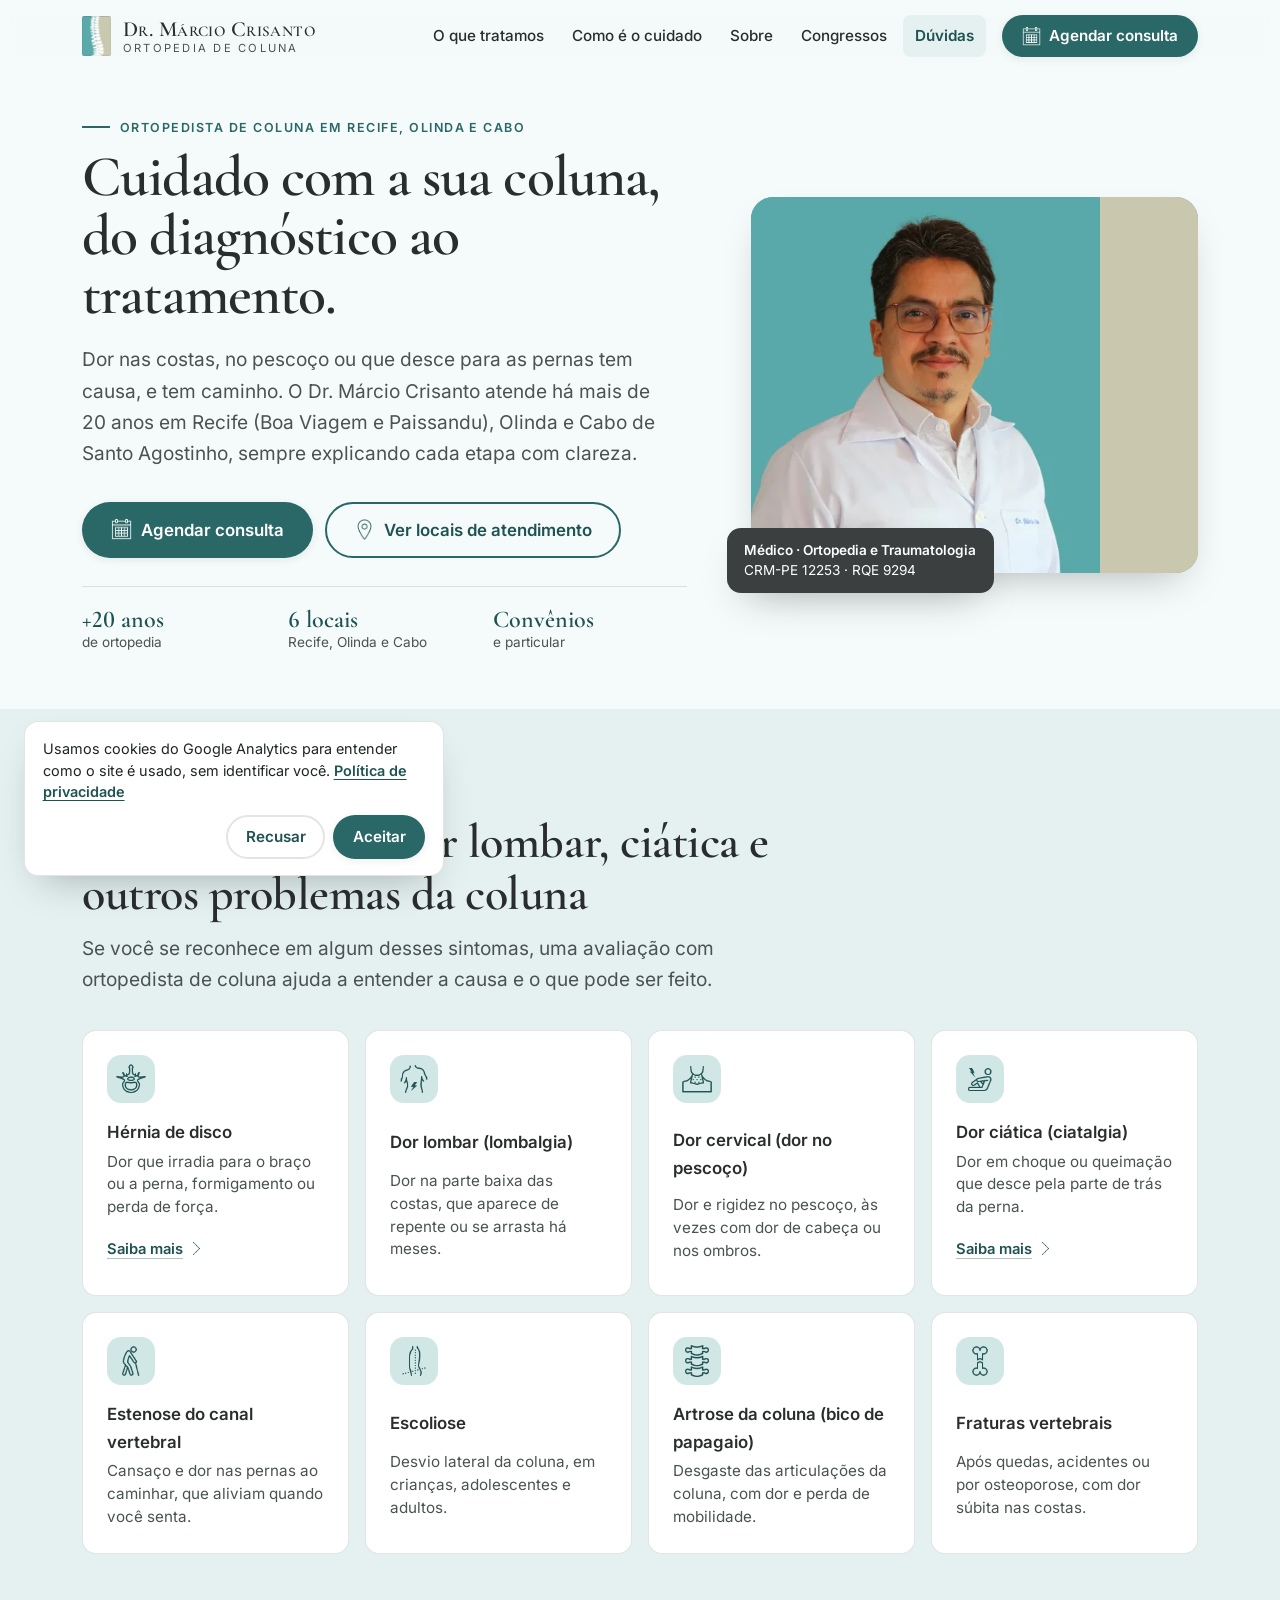
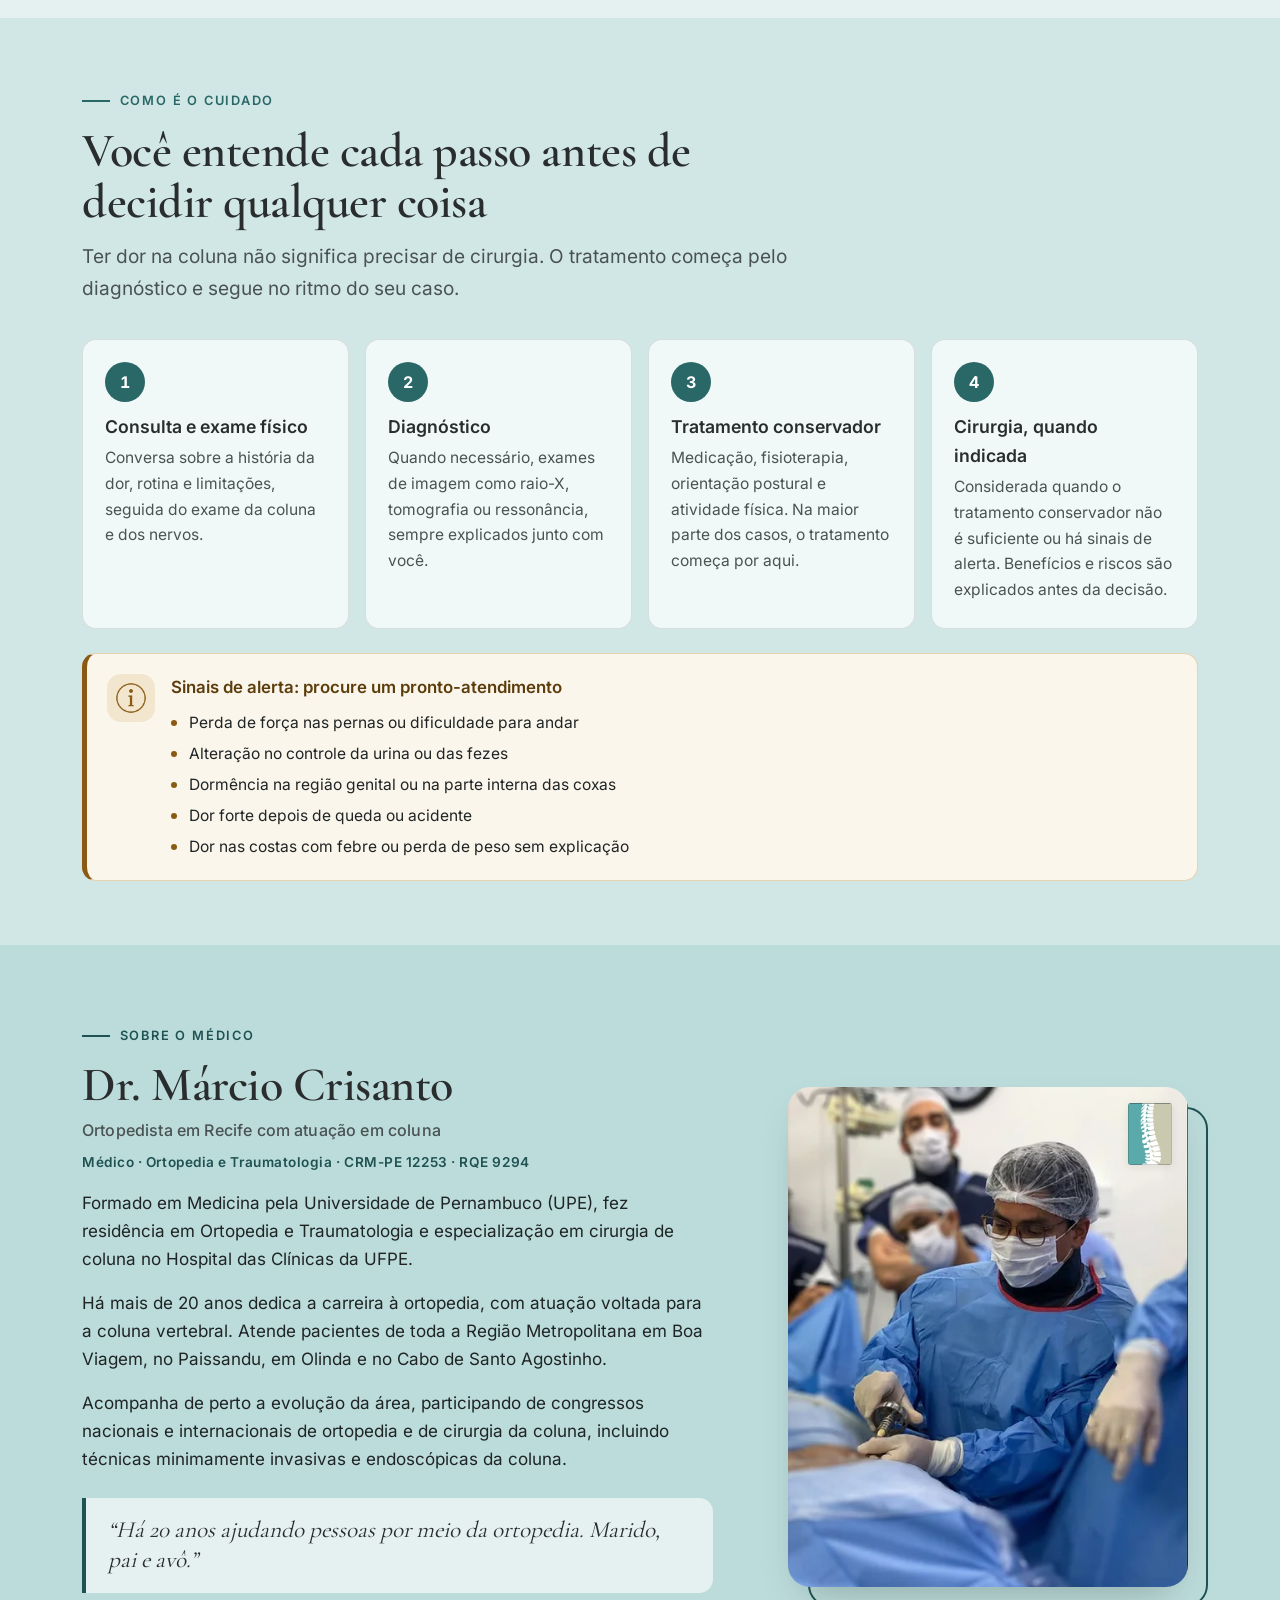
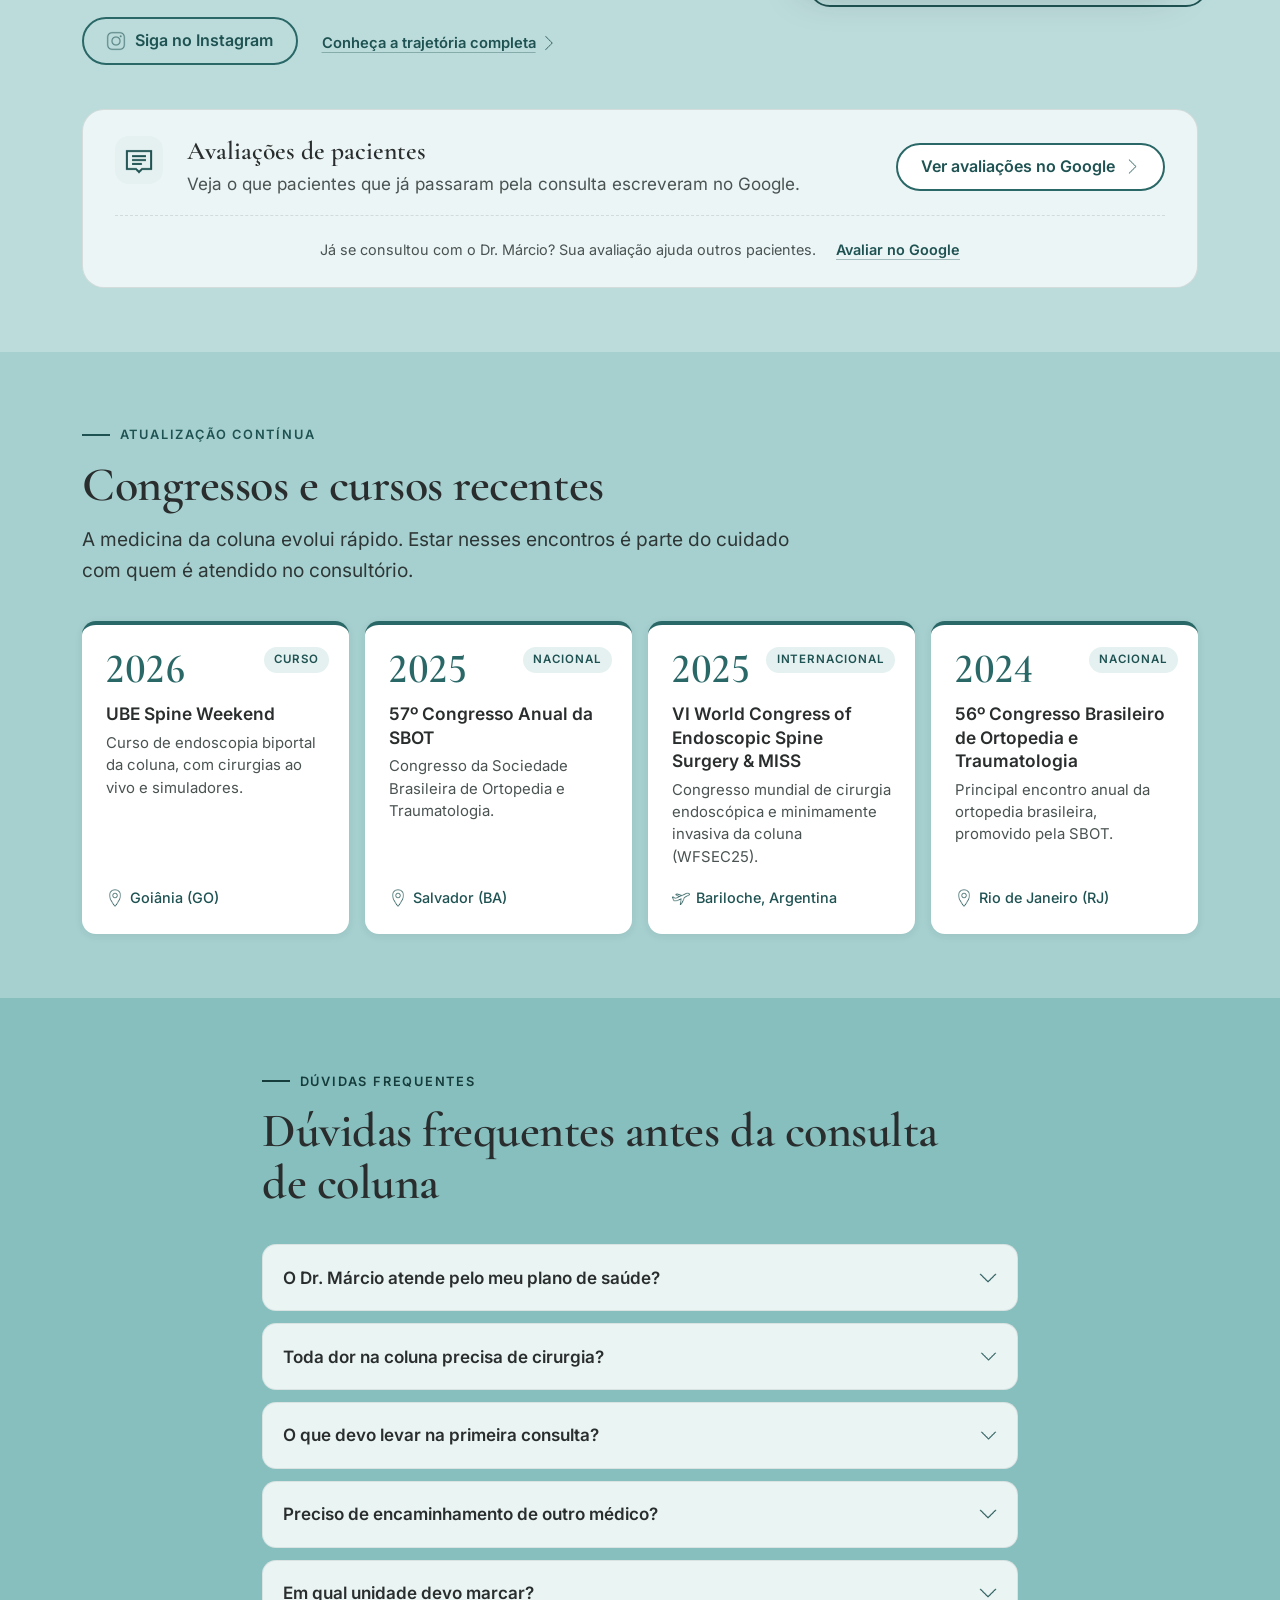
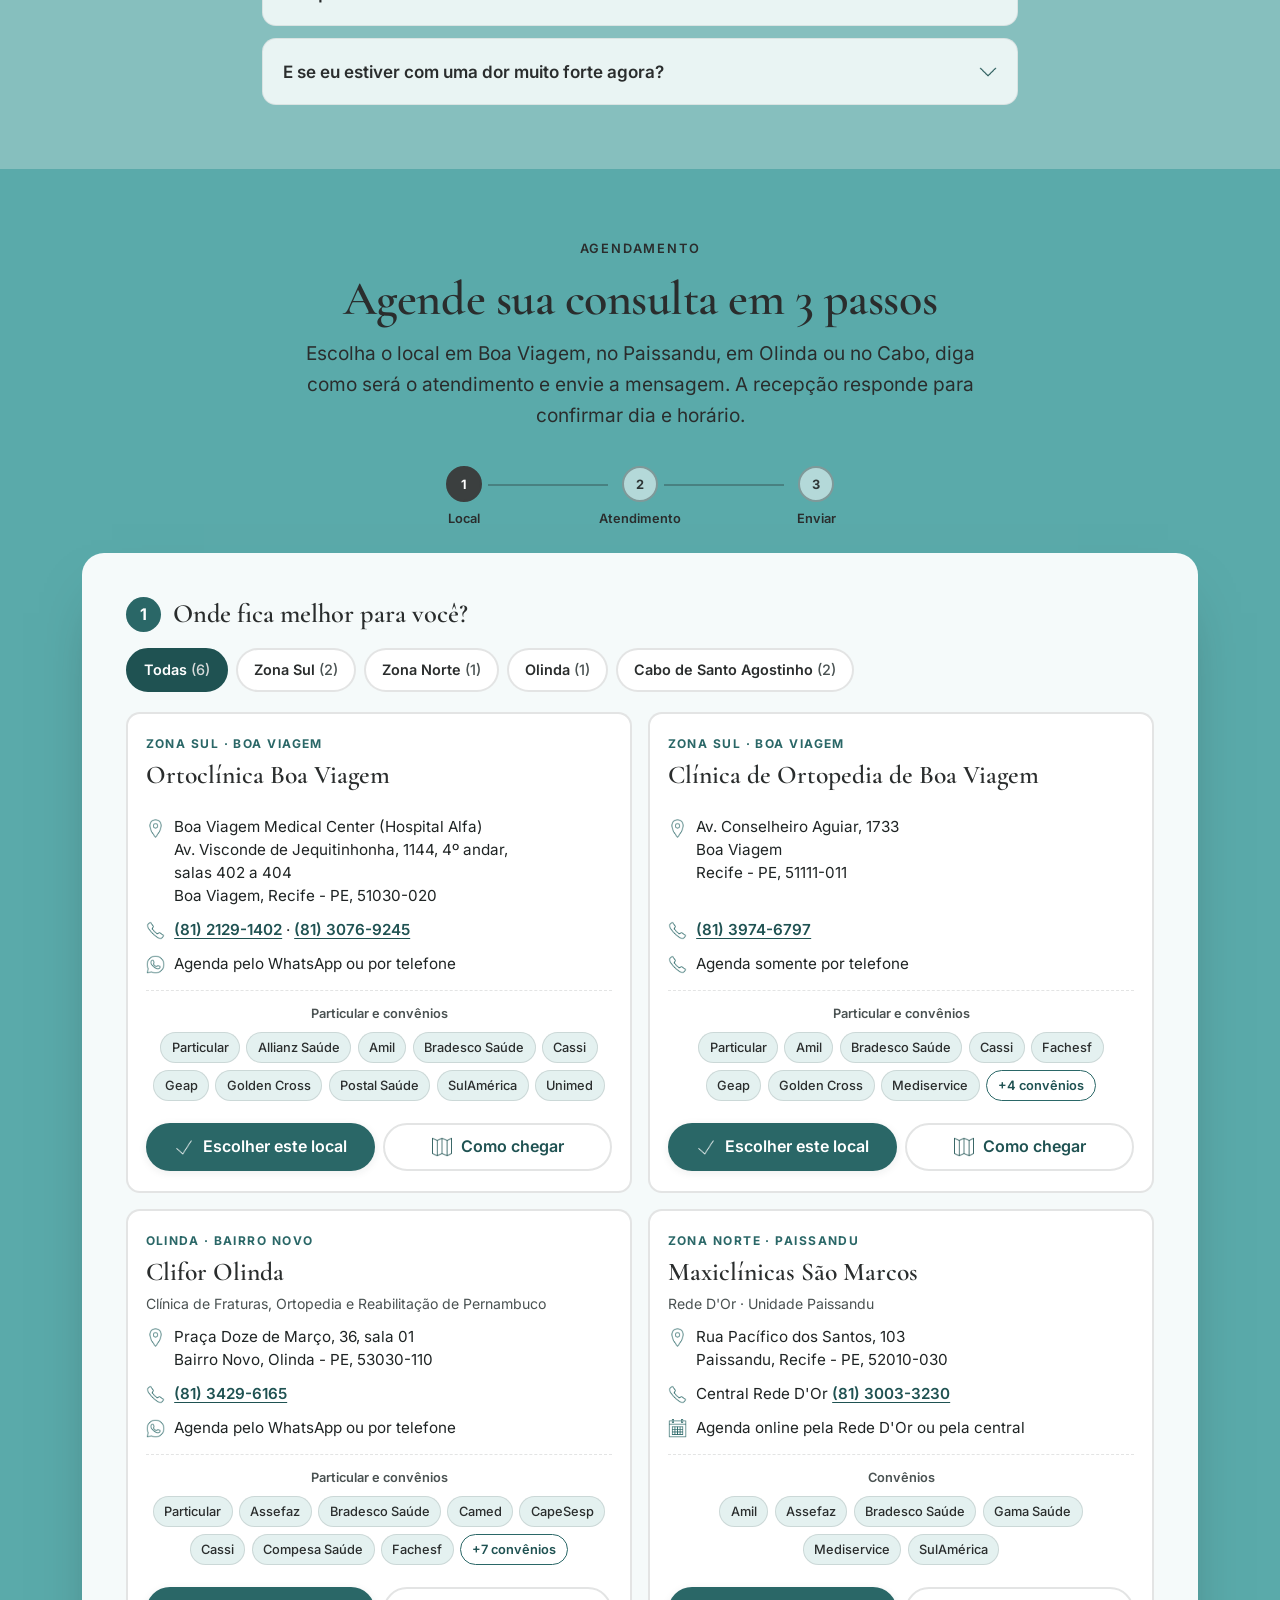
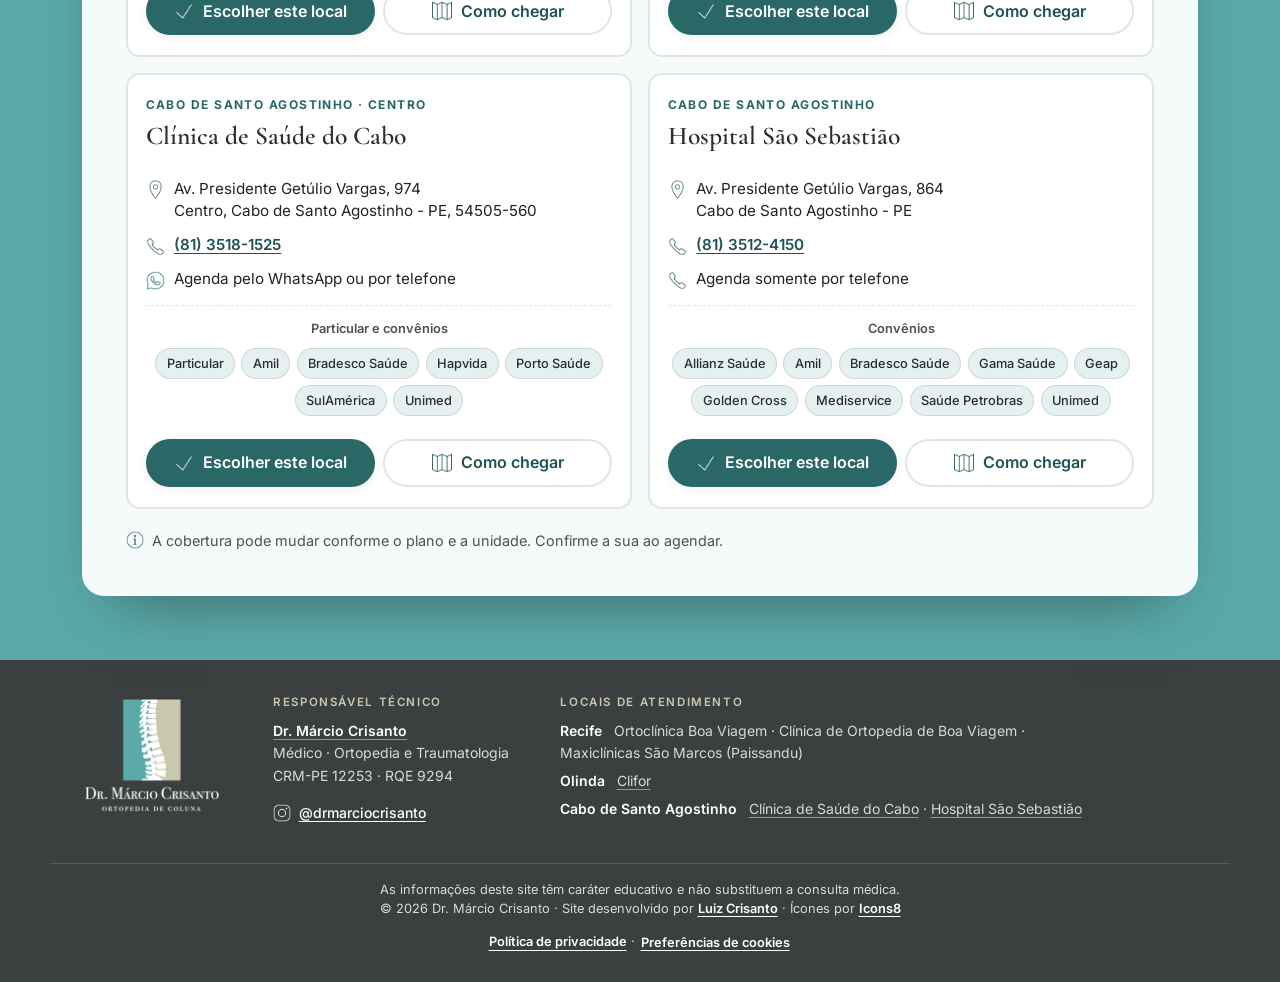
<file: index.html>
<!DOCTYPE html>
<html lang="pt-BR">
<head>
  <meta charset="UTF-8">
  <meta name="viewport" content="width=device-width, initial-scale=1.0">
  <!-- Headers de segurança: ver o arquivo _headers (Netlify) -->
  <title>Ortopedista de Coluna em Recife | Dr. Márcio Crisanto</title>
  <meta name="description" content="Ortopedista de coluna em Recife (Boa Viagem e Paissandu), Olinda e Cabo. Hérnia de disco, dor lombar e ciática. Dr. Márcio Crisanto, CRM-PE 12253, RQE 9294.">
  <link rel="canonical" href="https://www.drmarciocrisanto.com.br/">
  <meta name="robots" content="index, follow, max-image-preview:large, max-snippet:-1">
  <meta name="theme-color" content="#3B3F3F">

  <meta property="og:type" content="website">
  <meta property="og:site_name" content="Dr. Márcio Crisanto">
  <meta property="og:locale" content="pt_BR">
  <meta property="og:title" content="Dr. Márcio Crisanto | Ortopedia de Coluna em Recife e Olinda">
  <meta property="og:description" content="Médico ortopedista com atuação em coluna há mais de 20 anos. Atende em Boa Viagem, Paissandu, Olinda e Cabo de Santo Agostinho. Agende pelo WhatsApp.">
  <meta property="og:image" content="https://www.drmarciocrisanto.com.br/assets/images/og-image.jpg">
  <meta property="og:image:width" content="1200">
  <meta property="og:image:height" content="630">
  <meta property="og:url" content="https://www.drmarciocrisanto.com.br/">
  <meta property="og:image:alt" content="Dr. Márcio Crisanto, ortopedista de coluna em Recife e Olinda">
  <meta name="twitter:card" content="summary_large_image">

  <meta name="geo.region" content="BR-PE">
  <meta name="geo.placename" content="Recife">
  <meta name="geo.position" content="-8.1314;-34.9030">
  <meta name="ICBM" content="-8.1314, -34.9030">

  <link rel="icon" href="/favicon.ico" sizes="48x48">
  <link rel="icon" href="/assets/images/favicon-32.png" type="image/png" sizes="32x32">
  <link rel="icon" href="/assets/images/favicon-192.png" type="image/png" sizes="192x192">
  <link rel="apple-touch-icon" href="/assets/images/apple-touch-icon.png">
  <link rel="manifest" href="/site.webmanifest">
  <link rel="preload" href="/assets/fonts/inter-latin.woff2" as="font" type="font/woff2" crossorigin>
  <link rel="preload" href="/assets/fonts/cormorant-garamond-latin.woff2" as="font" type="font/woff2" crossorigin>
  <link rel="stylesheet" href="/css/variables.css?v=13">
  <link rel="stylesheet" href="/css/styles.css?v=15">

  <!-- Google Search Console: verificação por meta tag; pegar em search.google.com/search-console -->
  <!-- <meta name="google-site-verification" content="CODIGO"> -->

  <!-- Google Analytics 4 (G-GRQ0C4XLX9) com Modo de Consentimento: ver js/gtag-init.js e js/modules/consent.js -->
  <script src="/js/gtag-init.js?v=13"></script>
  <script async src="https://www.googletagmanager.com/gtag/js?id=G-GRQ0C4XLX9"></script>

  <script type="application/ld+json">
{
  "@context": "https://schema.org",
  "@graph": [
    {
      "@type": "WebSite",
      "@id": "https://www.drmarciocrisanto.com.br/#site",
      "url": "https://www.drmarciocrisanto.com.br/",
      "name": "Dr. Márcio Crisanto",
      "alternateName": "Dr. Márcio Crisanto, Ortopedia de Coluna",
      "inLanguage": "pt-BR",
      "publisher": {
        "@id": "https://www.drmarciocrisanto.com.br/#pessoa"
      },
      "about": {
        "@id": "https://www.drmarciocrisanto.com.br/#medico"
      }
    },
    {
      "@type": "WebPage",
      "@id": "https://www.drmarciocrisanto.com.br/#pagina",
      "url": "https://www.drmarciocrisanto.com.br/",
      "name": "Ortopedista de Coluna em Recife | Dr. Márcio Crisanto",
      "description": "Ortopedista de coluna em Recife (Boa Viagem e Paissandu), Olinda e Cabo. Hérnia de disco, dor lombar e ciática. Dr. Márcio Crisanto, CRM-PE 12253, RQE 9294.",
      "inLanguage": "pt-BR",
      "isPartOf": {
        "@id": "https://www.drmarciocrisanto.com.br/#site"
      },
      "about": {
        "@id": "https://www.drmarciocrisanto.com.br/#medico"
      },
      "mainEntity": {
        "@id": "https://www.drmarciocrisanto.com.br/#medico"
      },
      "primaryImageOfPage": {
        "@id": "https://www.drmarciocrisanto.com.br/#foto"
      },
      "reviewedBy": {
        "@id": "https://www.drmarciocrisanto.com.br/#pessoa"
      },
      "lastReviewed": "2026-09-11",
      "dateModified": "2026-09-11"
    },
    {
      "@type": "ImageObject",
      "@id": "https://www.drmarciocrisanto.com.br/#foto",
      "url": "https://www.drmarciocrisanto.com.br/assets/images/dr-marcio-crisanto.jpg",
      "contentUrl": "https://www.drmarciocrisanto.com.br/assets/images/dr-marcio-crisanto.jpg",
      "caption": "Dr. Márcio Crisanto, médico ortopedista com atuação em coluna"
    },
    {
      "@type": "Person",
      "@id": "https://www.drmarciocrisanto.com.br/#pessoa",
      "name": "Dr. Márcio Crisanto",
      "honorificPrefix": "Dr.",
      "givenName": "Marcio Adriano",
      "familyName": "Paiva Crisanto",
      "alternateName": [
        "Marcio Adriano Paiva Crisanto",
        "Márcio Crisanto"
      ],
      "jobTitle": "Médico ortopedista com atuação em coluna",
      "description": "Médico, Ortopedia e Traumatologia (RQE 9294), CRM-PE 12253, com atuação em doenças da coluna vertebral em Recife, Olinda e Cabo de Santo Agostinho.",
      "url": "https://www.drmarciocrisanto.com.br/",
      "image": {
        "@id": "https://www.drmarciocrisanto.com.br/#foto"
      },
      "nationality": {
        "@type": "Country",
        "name": "Brasil"
      },
      "alumniOf": [
        {
          "@type": "CollegeOrUniversity",
          "name": "Universidade de Pernambuco (UPE)"
        },
        {
          "@type": "Hospital",
          "name": "Hospital das Clínicas da Universidade Federal de Pernambuco (HC-UFPE)"
        }
      ],
      "hasCredential": [
        {
          "@type": "EducationalOccupationalCredential",
          "name": "Registro no Conselho Regional de Medicina de Pernambuco",
          "credentialCategory": "Registro profissional",
          "identifier": "CRM-PE 12253",
          "recognizedBy": {
            "@type": "Organization",
            "name": "Conselho Regional de Medicina do Estado de Pernambuco (Cremepe)"
          }
        },
        {
          "@type": "EducationalOccupationalCredential",
          "name": "Registro de Qualificação de Especialista em Ortopedia e Traumatologia",
          "credentialCategory": "Especialidade médica",
          "identifier": "RQE 9294",
          "recognizedBy": {
            "@type": "Organization",
            "name": "Conselho Federal de Medicina (CFM)"
          }
        },
        {
          "@type": "EducationalOccupationalCredential",
          "name": "Residência médica em Ortopedia e Traumatologia",
          "credentialCategory": "Residência médica",
          "recognizedBy": {
            "@type": "Hospital",
            "name": "Hospital das Clínicas da UFPE"
          }
        },
        {
          "@type": "EducationalOccupationalCredential",
          "name": "Especialização em cirurgia de coluna",
          "credentialCategory": "Especialização",
          "recognizedBy": {
            "@type": "Hospital",
            "name": "Hospital das Clínicas da UFPE"
          }
        }
      ],
      "identifier": [
        {
          "@type": "PropertyValue",
          "propertyID": "CRM-PE",
          "value": "12253"
        },
        {
          "@type": "PropertyValue",
          "propertyID": "RQE",
          "value": "9294"
        }
      ],
      "knowsAbout": [
        {
          "@type": "MedicalCondition",
          "name": "Hérnia de disco"
        },
        {
          "@type": "MedicalCondition",
          "name": "Dor lombar",
          "alternateName": "Lombalgia"
        },
        {
          "@type": "MedicalCondition",
          "name": "Dor cervical",
          "alternateName": "Cervicalgia"
        },
        {
          "@type": "MedicalCondition",
          "name": "Dor ciática",
          "alternateName": "Ciatalgia"
        },
        {
          "@type": "MedicalCondition",
          "name": "Estenose do canal vertebral"
        },
        {
          "@type": "MedicalCondition",
          "name": "Escoliose"
        },
        {
          "@type": "MedicalCondition",
          "name": "Artrose da coluna",
          "alternateName": "Bico de papagaio"
        },
        {
          "@type": "MedicalCondition",
          "name": "Fratura vertebral"
        },
        "Cirurgia de coluna"
      ],
      "affiliation": [
        {
          "@id": "https://www.drmarciocrisanto.com.br/#ortoclinica-boa-viagem"
        },
        {
          "@id": "https://www.drmarciocrisanto.com.br/#cobv"
        },
        {
          "@id": "https://www.drmarciocrisanto.com.br/#maxiclinicas"
        },
        {
          "@id": "https://www.drmarciocrisanto.com.br/#clifor"
        },
        {
          "@id": "https://www.drmarciocrisanto.com.br/#clinica-saude-cabo"
        },
        {
          "@id": "https://www.drmarciocrisanto.com.br/#hospital-sao-sebastiao"
        }
      ],
      "sameAs": [
        "https://www.instagram.com/drmarciocrisanto/",
        "https://www.rededorsaoluiz.com.br/encontre-um-medico/perfil/marcio-adriano-paiva-crisanto"
      ]
    },
    {
      "@type": "IndividualPhysician",
      "@id": "https://www.drmarciocrisanto.com.br/#medico",
      "name": "Dr. Márcio Crisanto",
      "alternateName": "Marcio Adriano Paiva Crisanto",
      "description": "Médico ortopedista (Ortopedia e Traumatologia, RQE 9294, CRM-PE 12253) com atuação em coluna vertebral. Atende em Boa Viagem e Paissandu (Recife), Olinda e Cabo de Santo Agostinho.",
      "url": "https://www.drmarciocrisanto.com.br/",
      "image": {
        "@id": "https://www.drmarciocrisanto.com.br/#foto"
      },
      "logo": "https://www.drmarciocrisanto.com.br/assets/images/favicon-192.png",
      "founder": {
        "@id": "https://www.drmarciocrisanto.com.br/#pessoa"
      },
      "medicalSpecialty": [
        "https://schema.org/Musculoskeletal",
        "https://schema.org/Surgical"
      ],
      "telephone": "+558121291402",
      "address": {
        "@type": "PostalAddress",
        "streetAddress": "Av. Visconde de Jequitinhonha, 1144, 4º andar, salas 402 a 404",
        "addressLocality": "Recife",
        "addressRegion": "PE",
        "postalCode": "51030-020",
        "addressCountry": "BR"
      },
      "geo": {
        "@type": "GeoCoordinates",
        "latitude": -8.1314338,
        "longitude": -34.9030214
      },
      "areaServed": [
        {
          "@type": "City",
          "name": "Recife"
        },
        {
          "@type": "City",
          "name": "Olinda"
        },
        {
          "@type": "City",
          "name": "Cabo de Santo Agostinho"
        },
        {
          "@type": "AdministrativeArea",
          "name": "Região Metropolitana do Recife"
        }
      ],
      "isAcceptingNewPatients": true,
      "availableService": [
        {
          "@type": "MedicalTherapy",
          "name": "Tratamento conservador de doenças da coluna",
          "description": "Medicação, fisioterapia, orientação postural e atividade física, conforme avaliação médica."
        },
        {
          "@type": "SurgicalProcedure",
          "name": "Cirurgia de coluna",
          "description": "Considerada quando o tratamento conservador não é suficiente ou há sinais de alerta, após conversa sobre benefícios e riscos."
        }
      ],
      "practicesAt": [
        {
          "@id": "https://www.drmarciocrisanto.com.br/#ortoclinica-boa-viagem"
        },
        {
          "@id": "https://www.drmarciocrisanto.com.br/#cobv"
        },
        {
          "@id": "https://www.drmarciocrisanto.com.br/#maxiclinicas"
        },
        {
          "@id": "https://www.drmarciocrisanto.com.br/#clifor"
        },
        {
          "@id": "https://www.drmarciocrisanto.com.br/#clinica-saude-cabo"
        }
      ],
      "hospitalAffiliation": {
        "@id": "https://www.drmarciocrisanto.com.br/#hospital-sao-sebastiao"
      },
      "sameAs": [
        "https://www.instagram.com/drmarciocrisanto/",
        "https://www.rededorsaoluiz.com.br/encontre-um-medico/perfil/marcio-adriano-paiva-crisanto"
      ]
    },
    {
      "@type": "MedicalClinic",
      "@id": "https://www.drmarciocrisanto.com.br/#ortoclinica-boa-viagem",
      "name": "Ortoclínica Boa Viagem",
      "description": "No Boa Viagem Medical Center (Hospital Alfa).",
      "telephone": [
        "+558121291402",
        "+558130769245"
      ],
      "address": {
        "@type": "PostalAddress",
        "streetAddress": "Av. Visconde de Jequitinhonha, 1144, 4º andar, salas 402 a 404 (Boa Viagem Medical Center / Hospital Alfa)",
        "addressLocality": "Recife",
        "addressRegion": "PE",
        "postalCode": "51030-020",
        "addressCountry": "BR"
      },
      "geo": {
        "@type": "GeoCoordinates",
        "latitude": -8.1314338,
        "longitude": -34.9030214
      },
      "hasMap": "https://www.google.com/maps/search/?api=1&query=Ortocl%C3%ADnica%20Boa%20Viagem%2C%20Av.%20Visconde%20de%20Jequitinhonha%2C%201144%2C%20Recife"
    },
    {
      "@type": "MedicalClinic",
      "@id": "https://www.drmarciocrisanto.com.br/#cobv",
      "name": "Clínica de Ortopedia de Boa Viagem",
      "telephone": "+558139746797",
      "address": {
        "@type": "PostalAddress",
        "streetAddress": "Av. Conselheiro Aguiar, 1733",
        "addressLocality": "Recife",
        "addressRegion": "PE",
        "postalCode": "51111-011",
        "addressCountry": "BR"
      },
      "geo": {
        "@type": "GeoCoordinates",
        "latitude": -8.10539,
        "longitude": -34.88856
      },
      "hasMap": "https://www.google.com/maps/search/?api=1&query=Cl%C3%ADnica%20de%20Ortopedia%20de%20Boa%20Viagem%2C%20Av.%20Conselheiro%20Aguiar%2C%201733%2C%20Recife"
    },
    {
      "@type": "MedicalClinic",
      "@id": "https://www.drmarciocrisanto.com.br/#maxiclinicas",
      "name": "Maxiclínicas São Marcos, Unidade Paissandu",
      "parentOrganization": {
        "@type": "Organization",
        "name": "Rede D'Or"
      },
      "telephone": "+558130033230",
      "address": {
        "@type": "PostalAddress",
        "streetAddress": "Rua Pacífico dos Santos, 103",
        "addressLocality": "Recife",
        "addressRegion": "PE",
        "postalCode": "52010-030",
        "addressCountry": "BR"
      },
      "geo": {
        "@type": "GeoCoordinates",
        "latitude": -8.06296,
        "longitude": -34.9
      },
      "hasMap": "https://www.google.com/maps/search/?api=1&query=Maxicl%C3%ADnicas%20S%C3%A3o%20Marcos%2C%20Rua%20Pac%C3%ADfico%20dos%20Santos%2C%20103%2C%20Recife",
      "potentialAction": {
        "@type": "ReserveAction",
        "name": "Agendar consulta online pela Rede D'Or",
        "target": "https://www.rededorsaoluiz.com.br/paciente/marcar-consulta/?medicom=70820806&unidadem=2064"
      }
    },
    {
      "@type": "MedicalClinic",
      "@id": "https://www.drmarciocrisanto.com.br/#clifor",
      "name": "Clifor, Clínica de Fraturas, Ortopedia e Reabilitação de Pernambuco",
      "alternateName": "Clifor Olinda",
      "url": "https://cliforolinda.com.br/",
      "telephone": "+558134296165",
      "address": {
        "@type": "PostalAddress",
        "streetAddress": "Praça Doze de Março, 36, sala 01, Bairro Novo",
        "addressLocality": "Olinda",
        "addressRegion": "PE",
        "postalCode": "53030-110",
        "addressCountry": "BR"
      },
      "geo": {
        "@type": "GeoCoordinates",
        "latitude": -8.00863,
        "longitude": -34.84389
      },
      "hasMap": "https://www.google.com/maps/search/?api=1&query=Clifor%2C%20Pra%C3%A7a%20Doze%20de%20Mar%C3%A7o%2C%2036%2C%20Olinda"
    },
    {
      "@type": "MedicalClinic",
      "@id": "https://www.drmarciocrisanto.com.br/#clinica-saude-cabo",
      "name": "Clínica de Saúde do Cabo",
      "telephone": "+558135181525",
      "address": {
        "@type": "PostalAddress",
        "streetAddress": "Av. Presidente Getúlio Vargas, 974, Centro",
        "addressLocality": "Cabo de Santo Agostinho",
        "addressRegion": "PE",
        "postalCode": "54505-560",
        "addressCountry": "BR"
      },
      "hasMap": "https://www.google.com/maps/search/?api=1&query=Cl%C3%ADnica%20de%20Sa%C3%BAde%20do%20Cabo%2C%20Av.%20Presidente%20Get%C3%BAlio%20Vargas%2C%20974%2C%20Cabo%20de%20Santo%20Agostinho"
    },
    {
      "@type": "Hospital",
      "@id": "https://www.drmarciocrisanto.com.br/#hospital-sao-sebastiao",
      "name": "Hospital São Sebastião",
      "url": "https://hospitalsaosebastiaocabo.com.br/",
      "telephone": "+558135124150",
      "address": {
        "@type": "PostalAddress",
        "streetAddress": "Av. Presidente Getúlio Vargas, 864",
        "addressLocality": "Cabo de Santo Agostinho",
        "addressRegion": "PE",
        "addressCountry": "BR"
      },
      "hasMap": "https://www.google.com/maps/search/?api=1&query=Hospital%20S%C3%A3o%20Sebasti%C3%A3o%2C%20Av.%20Presidente%20Get%C3%BAlio%20Vargas%2C%20864%2C%20Cabo%20de%20Santo%20Agostinho"
    },
    {
      "@type": "FAQPage",
      "@id": "https://www.drmarciocrisanto.com.br/#faq",
      "isPartOf": {
        "@id": "https://www.drmarciocrisanto.com.br/#pagina"
      },
      "inLanguage": "pt-BR",
      "mainEntity": [
        {
          "@type": "Question",
          "name": "O Dr. Márcio atende pelo meu plano de saúde?",
          "acceptedAnswer": {
            "@type": "Answer",
            "text": "Os planos aceitos variam de acordo com a unidade. Na seção de agendamento você vê a lista de cada local e pode informar o seu plano na mensagem, para a recepção confirmar a cobertura."
          }
        },
        {
          "@type": "Question",
          "name": "Toda dor na coluna precisa de cirurgia?",
          "acceptedAnswer": {
            "@type": "Answer",
            "text": "Não. A maioria dos casos melhora com tratamento conservador, como medicação, fisioterapia e mudanças na rotina. A cirurgia é considerada em situações específicas, e a decisão é sempre conversada com o paciente."
          }
        },
        {
          "@type": "Question",
          "name": "O que devo levar na primeira consulta?",
          "acceptedAnswer": {
            "@type": "Answer",
            "text": "Documento com foto, carteirinha do plano (se for por convênio), exames de imagem anteriores com os laudos e a lista dos remédios que você usa."
          }
        },
        {
          "@type": "Question",
          "name": "Preciso de encaminhamento de outro médico?",
          "acceptedAnswer": {
            "@type": "Answer",
            "text": "Para consulta particular, não. Alguns planos pedem guia ou encaminhamento; a recepção da unidade informa na hora do agendamento."
          }
        },
        {
          "@type": "Question",
          "name": "Em qual unidade devo marcar?",
          "acceptedAnswer": {
            "@type": "Answer",
            "text": "Na que for mais prática para você e que aceite o seu plano. São duas em Boa Viagem, uma no Paissandu, uma em Olinda e duas no Cabo de Santo Agostinho. Use o filtro por região para ver só as mais próximas."
          }
        },
        {
          "@type": "Question",
          "name": "E se eu estiver com uma dor muito forte agora?",
          "acceptedAnswer": {
            "@type": "Answer",
            "text": "As consultas são agendadas. Se houver perda de força, alteração no controle da urina ou das fezes, ou dor forte depois de queda ou acidente, procure um pronto-atendimento."
          }
        }
      ]
    }
  ]
}
  </script>
  <script type="module" src="/js/script.js?v=14"></script>
  <link rel="modulepreload" href="/js/modules/api.js">
  <link rel="modulepreload" href="/js/modules/menu.js">
  <link rel="modulepreload" href="/js/modules/scroll.js">
  <link rel="modulepreload" href="/js/modules/plans.js">
  <link rel="modulepreload" href="/js/modules/booking.js">
</head>
<body>
  <a class="skip-link" href="#conteudo">Pular para o conteúdo</a>

  <!-- ============ HEADER ============ -->
  <header class="header" id="topo">
    <div class="container header__inner">
      <a class="brand" href="#topo" aria-label="Dr. Márcio Crisanto, Ortopedia de coluna, página inicial">
        <img class="brand__mark" src="/assets/images/logo-mark.webp" alt="" width="29" height="41">
        <span class="brand__text">
          <span class="brand__name">Dr. Márcio Crisanto</span>
          <span class="brand__tagline">Ortopedia de coluna</span>
        </span>
      </a>

      <button class="menu-toggle" type="button" aria-expanded="false" aria-controls="menu-principal">
        <span class="icon icon--menu" aria-hidden="true"></span>
        <span class="visually-hidden">Abrir menu</span>
      </button>

      <nav class="nav" id="menu-principal" aria-label="Navegação principal">
        <ul class="nav__list">
          <li><a class="nav__link" href="#tratamentos">O que tratamos</a></li>
          <li><a class="nav__link" href="#cuidado">Como é o cuidado</a></li>
          <li><a class="nav__link" href="#sobre">Sobre</a></li>
          <li><a class="nav__link" href="#congressos">Congressos</a></li>
          <li><a class="nav__link" href="#duvidas">Dúvidas</a></li>
          <li><a class="btn btn--primary btn--sm nav__cta" href="#agendar">
            <span class="icon icon--calendar" aria-hidden="true"></span>Agendar consulta</a></li>
        </ul>
      </nav>
    </div>
  </header>

  <main id="conteudo">

    <!-- ============ HERO ============ -->
    <section class="section section--1 hero" aria-labelledby="hero-titulo">
      <div class="container hero__grid">
        <div class="hero__content">
          
          <div class="hero__id">
            <img class="hero__avatar" src="/assets/images/dr-marcio-crisanto-120.webp" alt="" width="60" height="60">
            <p><strong>Dr. Márcio Crisanto</strong><span>Médico · Ortopedia e Traumatologia</span><span>CRM-PE 12253 · RQE 9294</span></p>
          </div>
          <h1 class="hero__title" id="hero-titulo">
            <span class="eyebrow hero__eyebrow">Ortopedista de coluna em Recife, Olinda e Cabo</span>
            <span class="hero__title-main">Cuidado com a sua coluna, do diagnóstico ao tratamento.</span>
          </h1>
          <p class="hero__lead">
            Dor nas costas, no pescoço ou que desce para as pernas tem causa, e tem caminho.
            O Dr. Márcio Crisanto atende há mais de 20 anos em Recife (Boa Viagem e Paissandu), Olinda e Cabo de Santo Agostinho, sempre explicando
            cada etapa com clareza.
          </p>
          <div class="hero__actions">
            <a class="btn btn--primary btn--lg" href="#agendar">
              <span class="icon icon--calendar" aria-hidden="true"></span>Agendar consulta
            </a>
            <a class="btn btn--ghost btn--lg" href="#locais-lista">
              <span class="icon icon--marker" aria-hidden="true"></span>Ver locais de atendimento
            </a>
          </div>
          <ul class="hero__facts" aria-label="Destaques">
            <li><strong>+20 anos</strong><span>de ortopedia</span></li>
            <li><strong>6 locais</strong><span>Recife, Olinda e Cabo</span></li>
            <li><strong>Convênios</strong><span>e particular</span></li>
          </ul>
        </div>

        <div class="hero__art">
          <div class="hero__frame">
            <picture>
              <source media="(max-width: 1023.98px)" srcset="[data-uri]">
              <source srcset="/assets/images/dr-marcio-crisanto-480.webp 480w, /assets/images/dr-marcio-crisanto.webp 697w" sizes="(min-width: 1024px) 460px, 80vw" type="image/webp">
              <img class="hero__photo" src="/assets/images/dr-marcio-crisanto.jpg" alt="Dr. Márcio Crisanto, médico ortopedista com atuação em coluna, de jaleco branco" width="697" height="697" fetchpriority="high">
            </picture>
            <span class="hero__strip" aria-hidden="true"></span>
          </div>
          <p class="hero__badge">
            <span class="hero__badge-title">Médico · Ortopedia e Traumatologia</span>
            <span>CRM-PE 12253 · RQE 9294</span>
          </p>
        </div>
      </div>
    </section>

    <!-- ============ O QUE TRATAMOS ============ -->
    <section class="section section--2" id="tratamentos" aria-labelledby="tratamentos-titulo">
      <div class="container">
        <header class="section__head">
          <p class="eyebrow">O que tratamos</p>
          <h2 class="section__title" id="tratamentos-titulo">Hérnia de disco, dor lombar, ciática e outros problemas da coluna</h2>
          <p class="section__lead">Se você se reconhece em algum desses sintomas, uma avaliação com ortopedista de coluna ajuda a entender a causa e o que pode ser feito.</p>
        </header>

        <ul class="conditions">
          <li class="condition">
            <span class="icon-badge"><span class="icon icon--vertebra" aria-hidden="true"></span></span>
            <h3 class="condition__title">Hérnia de disco</h3>
            <p>Dor que irradia para o braço ou a perna, formigamento ou perda de força.</p>
            <a class="condition__link" href="/hernia-de-disco/">Saiba mais<span class="visually-hidden"> sobre hérnia de disco</span><span class="icon icon--forward" aria-hidden="true"></span></a>
          </li>
          <li class="condition">
            <span class="icon-badge"><span class="icon icon--back-pain" aria-hidden="true"></span></span>
            <h3 class="condition__title">Dor lombar (lombalgia)</h3>
            <p>Dor na parte baixa das costas, que aparece de repente ou se arrasta há meses.</p>
          </li>
          <li class="condition">
            <span class="icon-badge"><span class="icon icon--neck" aria-hidden="true"></span></span>
            <h3 class="condition__title">Dor cervical (dor no pescoço)</h3>
            <p>Dor e rigidez no pescoço, às vezes com dor de cabeça ou nos ombros.</p>
          </li>
          <li class="condition">
            <span class="icon-badge"><span class="icon icon--leg-trauma" aria-hidden="true"></span></span>
            <h3 class="condition__title">Dor ciática (ciatalgia)</h3>
            <p>Dor em choque ou queimação que desce pela parte de trás da perna.</p>
            <a class="condition__link" href="/dor-ciatica/">Saiba mais<span class="visually-hidden"> sobre dor ciática</span><span class="icon icon--forward" aria-hidden="true"></span></a>
          </li>
          <li class="condition">
            <span class="icon-badge"><span class="icon icon--elderly-cane" aria-hidden="true"></span></span>
            <h3 class="condition__title">Estenose do canal vertebral</h3>
            <p>Cansaço e dor nas pernas ao caminhar, que aliviam quando você senta.</p>
          </li>
          <li class="condition">
            <span class="icon-badge"><span class="icon icon--posture" aria-hidden="true"></span></span>
            <h3 class="condition__title">Escoliose</h3>
            <p>Desvio lateral da coluna, em crianças, adolescentes e adultos.</p>
          </li>
          <li class="condition">
            <span class="icon-badge"><span class="icon icon--spine-segments" aria-hidden="true"></span></span>
            <h3 class="condition__title">Artrose da coluna (bico de papagaio)</h3>
            <p>Desgaste das articulações da coluna, com dor e perda de mobilidade.</p>
          </li>
          <li class="condition">
            <span class="icon-badge"><span class="icon icon--broken-bone" aria-hidden="true"></span></span>
            <h3 class="condition__title">Fraturas vertebrais</h3>
            <p>Após quedas, acidentes ou por osteoporose, com dor súbita nas costas.</p>
          </li>
        </ul>
      </div>
    </section>

    <!-- ============ COMO É O CUIDADO ============ -->
    <section class="section section--3" id="cuidado" aria-labelledby="cuidado-titulo">
      <div class="container">
        <header class="section__head">
          <p class="eyebrow">Como é o cuidado</p>
          <h2 class="section__title" id="cuidado-titulo">Você entende cada passo antes de decidir qualquer coisa</h2>
          <p class="section__lead">Ter dor na coluna não significa precisar de cirurgia. O tratamento começa pelo diagnóstico e segue no ritmo do seu caso.</p>
        </header>

        <ol class="steps">
          <li class="step">
            <span class="step__num" aria-hidden="true">1</span>
            <h3 class="step__title">Consulta e exame físico</h3>
            <p>Conversa sobre a história da dor, rotina e limitações, seguida do exame da coluna e dos nervos.</p>
          </li>
          <li class="step">
            <span class="step__num" aria-hidden="true">2</span>
            <h3 class="step__title">Diagnóstico</h3>
            <p>Quando necessário, exames de imagem como raio-X, tomografia ou ressonância, sempre explicados junto com você.</p>
          </li>
          <li class="step">
            <span class="step__num" aria-hidden="true">3</span>
            <h3 class="step__title">Tratamento conservador</h3>
            <p>Medicação, fisioterapia, orientação postural e atividade física. Na maior parte dos casos, o tratamento começa por aqui.</p>
          </li>
          <li class="step">
            <span class="step__num" aria-hidden="true">4</span>
            <h3 class="step__title">Cirurgia, quando indicada</h3>
            <p>Considerada quando o tratamento conservador não é suficiente ou há sinais de alerta. Benefícios e riscos são explicados antes da decisão.</p>
          </li>
        </ol>

        <aside class="alert-box" aria-labelledby="alerta-titulo">
          <span class="icon-badge icon-badge--warn"><span class="icon icon--info" aria-hidden="true"></span></span>
          <div>
            <h3 class="alert-box__title" id="alerta-titulo">Sinais de alerta: procure um pronto-atendimento</h3>
            <ul class="alert-box__list">
              <li>Perda de força nas pernas ou dificuldade para andar</li>
              <li>Alteração no controle da urina ou das fezes</li>
              <li>Dormência na região genital ou na parte interna das coxas</li>
              <li>Dor forte depois de queda ou acidente</li>
              <li>Dor nas costas com febre ou perda de peso sem explicação</li>
            </ul>
          </div>
        </aside>
      </div>
    </section>

    <!-- ============ SOBRE ============ -->
    <section class="section section--4" id="sobre" aria-labelledby="sobre-titulo">
      <div class="container about">
        <div class="about__content">
          <p class="eyebrow">Sobre o médico</p>
          <h2 class="section__title" id="sobre-titulo">Dr. Márcio Crisanto <span class="section__title-sub">Ortopedista em Recife com atuação em coluna</span></h2>
          <p class="about__creds">Médico · Ortopedia e Traumatologia · CRM-PE 12253 · RQE 9294</p>
          <p>
            Formado em Medicina pela Universidade de Pernambuco (UPE), fez residência em Ortopedia e
            Traumatologia e especialização em cirurgia de coluna no Hospital das Clínicas da UFPE.
          </p>
          <p>
            Há mais de 20 anos dedica a carreira à ortopedia, com atuação voltada para a coluna vertebral.
            Atende pacientes de toda a Região Metropolitana em Boa Viagem, no Paissandu, em Olinda e no
            Cabo de Santo Agostinho.
          </p>
          <p>
            Acompanha de perto a evolução da área, participando de congressos nacionais e internacionais
            de ortopedia e de cirurgia da coluna, incluindo técnicas minimamente invasivas e endoscópicas da coluna.
          </p>
          <blockquote class="about__quote">
            <p>“Há 20 anos ajudando pessoas por meio da ortopedia. Marido, pai e avô.”</p>
          </blockquote>
          <div class="about__social">
            <a class="btn btn--ghost" href="https://www.instagram.com/drmarciocrisanto/" target="_blank" rel="noopener noreferrer">
              <span class="icon icon--instagram" aria-hidden="true"></span>Siga no Instagram<span class="visually-hidden"> (abre em nova aba)</span></a>
            <a class="condition__link" href="/sobre/">Conheça a trajetória completa<span class="icon icon--forward" aria-hidden="true"></span></a>
          </div>
        </div>

        <!-- Foto à direita: o médico olha para a esquerda, ou seja, para dentro da página -->
        <figure class="about__media">
          <picture>
            <source srcset="/assets/images/dr-marcio-crisanto-cirurgia-480.webp 480w, /assets/images/dr-marcio-crisanto-cirurgia.webp 650w" sizes="(min-width: 1024px) 400px, 90vw" type="image/webp">
            <img src="/assets/images/dr-marcio-crisanto-cirurgia.jpg" alt="Dr. Márcio Crisanto no centro cirúrgico, de touca, máscara e avental, com a equipe ao fundo" width="650" height="812" loading="lazy">
          </picture>
          <img class="about__mark" src="/assets/images/logo-mark.webp" alt="" width="58" height="82" loading="lazy">
        </figure>

        <!-- Avaliações de pacientes: só links para as plataformas (sem copiar textos, nomes, notas ou estrelas; ver ENTREGA.md) -->
        <div class="reviews reviews--wide">
          <span class="icon-badge reviews__badge"><span class="icon icon--comments" aria-hidden="true"></span></span>
          <div class="reviews__text">
            <h3 class="reviews__title" id="avaliacoes-titulo">Avaliações de pacientes</h3>
            <p>Veja o que pacientes que já passaram pela consulta escreveram no Google.</p>
          </div>
          <!-- Doctoralia: reativar quando o perfil estiver atualizado (https://www.doctoralia.com.br/marcio-adriano-paiva-crisanto/ortopedista-traumatologista/recife) -->
          <div class="reviews__actions">
            <a class="btn btn--ghost" href="https://share.google/67AGYJu0GBD1yU73U" target="_blank" rel="noopener noreferrer" data-origem="avaliacoes-google">
              Ver avaliações no Google<span class="visually-hidden"> (abre em nova aba)</span><span class="icon icon--forward" aria-hidden="true"></span></a>
          </div>
          <p class="reviews__invite">
            <span>Já se consultou com o Dr. Márcio? Sua avaliação ajuda outros pacientes.</span>
            <span class="reviews__invite-links">
              <a href="https://share.google/67AGYJu0GBD1yU73U" target="_blank" rel="noopener noreferrer" data-origem="avaliacoes-google">Avaliar no Google<span class="visually-hidden"> (abre em nova aba)</span></a>
            </span>
          </p>
        </div>
      </div>
    </section>

    <!-- ============ CONGRESSOS ============ -->
    <section class="section section--5" id="congressos" aria-labelledby="congressos-titulo">
      <div class="container">
        <header class="section__head">
          <p class="eyebrow">Atualização contínua</p>
          <h2 class="section__title" id="congressos-titulo">Congressos e cursos recentes</h2>
          <p class="section__lead">A medicina da coluna evolui rápido. Estar nesses encontros é parte do cuidado com quem é atendido no consultório.</p>
        </header>

        <!--
          Para adicionar foto em um card: incluir, como primeiro filho do <article>,
          <img class="congress__photo" src="/assets/images/congressos/NOME.webp" alt="..." width="800" height="600" loading="lazy">
          e adicionar a classe "congress--photo" no <article>.
        -->
        <div class="congress-list">
          <article class="congress">
            <p class="congress__year">2026</p>
            <p class="congress__tag">Curso</p>
            <h3 class="congress__title">UBE Spine Weekend</h3>
            <p class="congress__desc">Curso de endoscopia biportal da coluna, com cirurgias ao vivo e simuladores.</p>
            <p class="congress__place"><span class="icon icon--marker" aria-hidden="true"></span>Goiânia (GO)</p>
          </article>
          <article class="congress">
            <p class="congress__year">2025</p>
            <p class="congress__tag">Nacional</p>
            <h3 class="congress__title">57º Congresso Anual da SBOT</h3>
            <p class="congress__desc">Congresso da Sociedade Brasileira de Ortopedia e Traumatologia.</p>
            <p class="congress__place"><span class="icon icon--marker" aria-hidden="true"></span>Salvador (BA)</p>
          </article>
          <article class="congress">
            <p class="congress__year">2025</p>
            <p class="congress__tag">Internacional</p>
            <h3 class="congress__title">VI World Congress of Endoscopic Spine Surgery &amp; MISS</h3>
            <p class="congress__desc">Congresso mundial de cirurgia endoscópica e minimamente invasiva da coluna (WFSEC25).</p>
            <p class="congress__place"><span class="icon icon--airplane" aria-hidden="true"></span>Bariloche, Argentina</p>
          </article>
          <article class="congress">
            <p class="congress__year">2024</p>
            <p class="congress__tag">Nacional</p>
            <h3 class="congress__title">56º Congresso Brasileiro de Ortopedia e Traumatologia</h3>
            <p class="congress__desc">Principal encontro anual da ortopedia brasileira, promovido pela SBOT.</p>
            <p class="congress__place"><span class="icon icon--marker" aria-hidden="true"></span>Rio de Janeiro (RJ)</p>
          </article>
        </div>
      </div>
    </section>

    <!-- ============ DÚVIDAS ============ -->
    <section class="section section--6" id="duvidas" aria-labelledby="duvidas-titulo">
      <div class="container container--narrow">
        <header class="section__head">
          <p class="eyebrow">Dúvidas frequentes</p>
          <h2 class="section__title" id="duvidas-titulo">Dúvidas frequentes antes da consulta de coluna</h2>
        </header>

        <div class="faq">
          <details class="faq__item">
            <summary class="faq__q">O Dr. Márcio atende pelo meu plano de saúde?</summary>
            <div class="faq__a"><p>Os planos aceitos variam de acordo com a unidade. Na seção de agendamento você vê a lista de cada local e pode informar o seu plano na mensagem, para a recepção confirmar a cobertura.</p></div>
          </details>
          <details class="faq__item">
            <summary class="faq__q">Toda dor na coluna precisa de cirurgia?</summary>
            <div class="faq__a"><p>Não. A maioria dos casos melhora com tratamento conservador, como medicação, fisioterapia e mudanças na rotina. A cirurgia é considerada em situações específicas, e a decisão é sempre conversada com o paciente.</p></div>
          </details>
          <details class="faq__item">
            <summary class="faq__q">O que devo levar na primeira consulta?</summary>
            <div class="faq__a"><p>Documento com foto, carteirinha do plano (se for por convênio), exames de imagem anteriores com os laudos e a lista dos remédios que você usa.</p></div>
          </details>
          <details class="faq__item">
            <summary class="faq__q">Preciso de encaminhamento de outro médico?</summary>
            <div class="faq__a"><p>Para consulta particular, não. Alguns planos pedem guia ou encaminhamento; a recepção da unidade informa na hora do agendamento.</p></div>
          </details>
          <details class="faq__item">
            <summary class="faq__q">Em qual unidade devo marcar?</summary>
            <div class="faq__a"><p>Na que for mais prática para você e que aceite o seu plano. São duas em Boa Viagem, uma no Paissandu, uma em Olinda e duas no Cabo de Santo Agostinho. Use o filtro por região para ver só as mais próximas.</p></div>
          </details>
          <details class="faq__item">
            <summary class="faq__q">E se eu estiver com uma dor muito forte agora?</summary>
            <div class="faq__a"><p>As consultas são agendadas. Se houver perda de força, alteração no controle da urina ou das fezes, ou dor forte depois de queda ou acidente, procure um pronto-atendimento.</p></div>
          </details>
        </div>
      </div>
    </section>

    <!-- ============ AGENDAMENTO ============ -->
    <section class="section section--7 booking" id="agendar" aria-labelledby="agendar-titulo">
      <div class="container">
        <header class="section__head section__head--center">
          <p class="eyebrow eyebrow--dark">Agendamento</p>
          <h2 class="section__title" id="agendar-titulo">Agende sua consulta em 3 passos</h2>
          <p class="section__lead">Escolha o local em Boa Viagem, no Paissandu, em Olinda ou no Cabo, diga como será o atendimento e envie a mensagem. A recepção responde para confirmar dia e horário.</p>
        </header>

        <ol class="stepper" aria-label="Etapas do agendamento" data-stepper hidden>
          <li class="stepper__item is-current" data-stepper-item="1"><span class="stepper__dot">1</span><span class="stepper__label">Local</span></li>
          <li class="stepper__item" data-stepper-item="2"><span class="stepper__dot">2</span><span class="stepper__label">Atendimento</span></li>
          <li class="stepper__item" data-stepper-item="3"><span class="stepper__dot">3</span><span class="stepper__label">Enviar</span></li>
        </ol>

        <div class="booking__panel" data-booking>

          <!-- PASSO 1: LOCAL (funciona também sem JavaScript: cada card tem seus próprios botões) -->
          <div class="booking__step" data-step="1" id="locais-lista">
            <h3 class="booking__step-title"><span class="booking__step-num">1</span>Onde fica melhor para você?</h3>

            <!-- Filtro por região (Lei de Hick: menos opções visíveis por vez). Exibido só com JavaScript. -->
            <div class="region-filter" role="group" aria-label="Filtrar locais por região" data-region-filter hidden>
              <button type="button" class="region-filter__btn" data-region-btn="todas" aria-pressed="true">Todas <span data-count></span></button>
              <button type="button" class="region-filter__btn" data-region-btn="zona-sul" aria-pressed="false">Zona Sul <span data-count></span></button>
              <button type="button" class="region-filter__btn" data-region-btn="zona-norte" aria-pressed="false">Zona Norte <span data-count></span></button>
              <button type="button" class="region-filter__btn" data-region-btn="olinda" aria-pressed="false">Olinda <span data-count></span></button>
              <button type="button" class="region-filter__btn" data-region-btn="cabo" aria-pressed="false">Cabo de Santo Agostinho <span data-count></span></button>
            </div>

            <div class="locations">
              <!-- Ortoclínica Boa Viagem -->
              <article class="location" data-location="ortoclinica" data-region="zona-sul" data-name="Ortoclínica Boa Viagem" data-whatsapp="5581991168831" data-phone="558121291402">
                <div class="location__info">
                  <p class="location__region">Zona Sul · Boa Viagem</p>
                  <h4 class="location__name">Ortoclínica Boa Viagem</h4>
                  <p class="location__line location__line--addr"><span class="icon icon--marker" aria-hidden="true"></span>
                    <span>Boa Viagem Medical Center (Hospital Alfa)<br>Av. Visconde de Jequitinhonha, 1144, 4º andar, <span class="nowrap">salas 402 a 404</span><br>Boa Viagem, <span class="nowrap">Recife - PE</span>, <span class="nowrap">51030-020</span></span></p>
                  <p class="location__line location__line--phone"><span class="icon icon--phone" aria-hidden="true"></span>
                    <span><a href="tel:+558121291402">(81) 2129-1402</a> · <a href="tel:+558130769245">(81) 3076-9245</a></span></p>
                  <p class="location__line location__line--how"><span class="icon icon--whatsapp" aria-hidden="true"></span>
                    <span>Agenda pelo WhatsApp ou por telefone</span></p>
                </div>
                <div class="location__plans">
                  <p class="location__plans-title">Particular e convênios</p>
                  <ul class="chips" data-plans>
                    <li class="chip" data-plan="particular">Particular</li>
                    <li class="chip" data-plan="allianz">Allianz Saúde</li>
                    <li class="chip" data-plan="amil">Amil</li>
                    <li class="chip" data-plan="bradesco">Bradesco Saúde</li>
                    <li class="chip" data-plan="cassi">Cassi</li>
                    <li class="chip" data-plan="geap">Geap</li>
                    <li class="chip" data-plan="golden">Golden Cross</li>
                    <li class="chip" data-plan="correios">Postal Saúde</li>
                    <li class="chip" data-plan="sulamerica">SulAmérica</li>
                    <li class="chip" data-plan="unimed">Unimed</li>
                  </ul>
                </div>
                <div class="location__actions">
                  <a class="btn btn--primary btn--block" data-select-location href="https://wa.me/5581991168831?text=Ol%C3%A1%2C%20vim%20atrav%C3%A9s%20do%20site%20do%20Dr.%20M%C3%A1rcio%20Crisanto%20e%20gostaria%20de%20agendar%20uma%20consulta%20com%20ele%20na%20Ortocl%C3%ADnica%20Boa%20Viagem." target="_blank" rel="noopener noreferrer">
                    <span class="icon icon--whatsapp" aria-hidden="true"></span>Agendar aqui</a>
                  <a class="btn btn--quiet btn--block" href="https://www.google.com/maps/search/?api=1&amp;query=Ortocl%C3%ADnica%20Boa%20Viagem%2C%20Av.%20Visconde%20de%20Jequitinhonha%2C%201144%2C%20Recife" target="_blank" rel="noopener noreferrer">
                    <span class="icon icon--map" aria-hidden="true"></span>Como chegar<span class="visually-hidden"> (abre em nova aba)</span></a>
                </div>
              </article>

              <!-- Clínica de Ortopedia de Boa Viagem (sem WhatsApp confirmado: agendamento por telefone) -->
              <article class="location" data-location="cobv" data-region="zona-sul" data-name="Clínica de Ortopedia de Boa Viagem" data-whatsapp="" data-phone="558139746797">
                <div class="location__info">
                  <p class="location__region">Zona Sul · Boa Viagem</p>
                  <h4 class="location__name">Clínica de Ortopedia de Boa Viagem</h4>
                  <p class="location__line location__line--addr"><span class="icon icon--marker" aria-hidden="true"></span>
                    <span>Av. Conselheiro Aguiar, 1733<br>Boa Viagem<br><span class="nowrap">Recife - PE</span>, <span class="nowrap">51111-011</span></span></p>
                  <p class="location__line location__line--phone"><span class="icon icon--phone" aria-hidden="true"></span>
                    <span><a href="tel:+558139746797">(81) 3974-6797</a></span></p>
                  <p class="location__line location__line--how"><span class="icon icon--phone" aria-hidden="true"></span>
                    <span>Agenda somente por telefone</span></p>
                </div>
                <div class="location__plans">
                  <p class="location__plans-title">Particular e convênios</p>
                  <ul class="chips" data-plans>
                    <li class="chip" data-plan="particular">Particular</li>
                    <li class="chip" data-plan="amil">Amil</li>
                    <li class="chip" data-plan="bradesco">Bradesco Saúde</li>
                    <li class="chip" data-plan="cassi">Cassi</li>
                    <li class="chip" data-plan="fachesf">Fachesf</li>
                    <li class="chip" data-plan="geap">Geap</li>
                    <li class="chip" data-plan="golden">Golden Cross</li>
                    <li class="chip" data-plan="mediservice">Mediservice</li>
                    <li class="chip" data-plan="correios">Postal Saúde</li>
                    <li class="chip" data-plan="caixa">Saúde Caixa</li>
                    <li class="chip" data-plan="sulamerica">SulAmérica</li>
                    <li class="chip" data-plan="unimed">Unimed</li>
                  </ul>
                </div>
                <div class="location__actions">
                  <a class="btn btn--primary btn--block" data-select-location href="tel:+558139746797">
                    <span class="icon icon--phone" aria-hidden="true"></span>Ligar para agendar</a>
                  <a class="btn btn--quiet btn--block" href="https://www.google.com/maps/search/?api=1&amp;query=Cl%C3%ADnica%20de%20Ortopedia%20de%20Boa%20Viagem%2C%20Av.%20Conselheiro%20Aguiar%2C%201733%2C%20Recife" target="_blank" rel="noopener noreferrer">
                    <span class="icon icon--map" aria-hidden="true"></span>Como chegar<span class="visually-hidden"> (abre em nova aba)</span></a>
                </div>
              </article>

              <!-- Clifor Olinda -->
              <article class="location" data-location="clifor" data-region="olinda" data-name="Clifor Olinda" data-whatsapp="5581982379160" data-phone="558134296165">
                <div class="location__info">
                  <p class="location__region">Olinda · Bairro Novo</p>
                  <h4 class="location__name">Clifor Olinda</h4>
                  <p class="location__sub">Clínica de Fraturas, Ortopedia e Reabilitação de Pernambuco</p>
                  <p class="location__line location__line--addr"><span class="icon icon--marker" aria-hidden="true"></span>
                    <span>Praça Doze de Março, 36, sala 01<br>Bairro Novo, <span class="nowrap">Olinda - PE</span>, <span class="nowrap">53030-110</span></span></p>
                  <p class="location__line location__line--phone"><span class="icon icon--phone" aria-hidden="true"></span>
                    <span><a href="tel:+558134296165">(81) 3429-6165</a></span></p>
                  <p class="location__line location__line--how"><span class="icon icon--whatsapp" aria-hidden="true"></span>
                    <span>Agenda pelo WhatsApp ou por telefone</span></p>
                </div>
                <div class="location__plans">
                  <p class="location__plans-title">Particular e convênios</p>
                  <ul class="chips" data-plans>
                    <li class="chip" data-plan="particular">Particular</li>
                    <li class="chip" data-plan="assefaz">Assefaz</li>
                    <li class="chip" data-plan="bradesco">Bradesco Saúde</li>
                    <li class="chip" data-plan="camed">Camed</li>
                    <li class="chip" data-plan="capesesp">CapeSesp</li>
                    <li class="chip" data-plan="cassi">Cassi</li>
                    <li class="chip" data-plan="compesa">Compesa Saúde</li>
                    <li class="chip" data-plan="fachesf">Fachesf</li>
                    <li class="chip" data-plan="fisco">Fisco Saúde</li>
                    <li class="chip" data-plan="geap">Geap</li>
                    <li class="chip" data-plan="mediservice">Mediservice</li>
                    <li class="chip" data-plan="correios">Postal Saúde</li>
                    <li class="chip" data-plan="caixa">Saúde Caixa</li>
                    <li class="chip" data-plan="sulamerica">SulAmérica</li>
                    <li class="chip" data-plan="unimed">Unimed</li>
                  </ul>
                </div>
                <div class="location__actions">
                  <a class="btn btn--primary btn--block" data-select-location href="https://wa.me/5581982379160?text=Ol%C3%A1%2C%20vim%20atrav%C3%A9s%20do%20site%20do%20Dr.%20M%C3%A1rcio%20Crisanto%20e%20gostaria%20de%20agendar%20uma%20consulta%20com%20ele%20na%20Clifor%20Olinda." target="_blank" rel="noopener noreferrer">
                    <span class="icon icon--whatsapp" aria-hidden="true"></span>Agendar aqui</a>
                  <a class="btn btn--quiet btn--block" href="https://www.google.com/maps/search/?api=1&amp;query=Clifor%2C%20Pra%C3%A7a%20Doze%20de%20Mar%C3%A7o%2C%2036%2C%20Olinda" target="_blank" rel="noopener noreferrer">
                    <span class="icon icon--map" aria-hidden="true"></span>Como chegar<span class="visually-hidden"> (abre em nova aba)</span></a>
                </div>
              </article>

              <!-- Maxiclínicas São Marcos (Rede D'Or): WhatsApp é a assistente virtual nacional da rede -->
              <article class="location" data-location="maxiclinicas" data-region="zona-norte" data-name="Maxiclínicas São Marcos (Paissandu)" data-whatsapp="" data-phone="558130033230" data-online="https://www.rededorsaoluiz.com.br/paciente/marcar-consulta/?medicom=70820806&amp;unidadem=2064">
                <div class="location__info">
                  <p class="location__region">Zona Norte · Paissandu</p>
                  <h4 class="location__name">Maxiclínicas São Marcos</h4>
                  <p class="location__sub">Rede D'Or · Unidade Paissandu</p>
                  <p class="location__line location__line--addr"><span class="icon icon--marker" aria-hidden="true"></span>
                    <span>Rua Pacífico dos Santos, 103<br>Paissandu, <span class="nowrap">Recife - PE</span>, <span class="nowrap">52010-030</span></span></p>
                  <p class="location__line location__line--phone"><span class="icon icon--phone" aria-hidden="true"></span>
                    <span>Central Rede D'Or <a href="tel:+558130033230">(81) 3003-3230</a></span></p>
                  <p class="location__line location__line--how"><span class="icon icon--calendar" aria-hidden="true"></span>
                    <span>Agenda online pela Rede D'Or ou pela central</span></p>
                </div>
                <div class="location__plans">
                  <p class="location__plans-title">Convênios</p>
                  <ul class="chips" data-plans>
                    <li class="chip" data-plan="amil">Amil</li>
                    <li class="chip" data-plan="assefaz">Assefaz</li>
                    <li class="chip" data-plan="bradesco">Bradesco Saúde</li>
                    <li class="chip" data-plan="gama">Gama Saúde</li>
                    <li class="chip" data-plan="mediservice">Mediservice</li>
                    <li class="chip" data-plan="sulamerica">SulAmérica</li>
                  </ul>
                </div>
                <div class="location__actions">
                  <a class="btn btn--primary btn--block" data-select-location href="https://www.rededorsaoluiz.com.br/paciente/marcar-consulta/?medicom=70820806&amp;unidadem=2064" target="_blank" rel="noopener noreferrer">
                    <span class="icon icon--calendar" aria-hidden="true"></span>Agendar online</a>
                  <a class="btn btn--quiet btn--block" href="https://www.google.com/maps/search/?api=1&amp;query=Maxicl%C3%ADnicas%20S%C3%A3o%20Marcos%2C%20Rua%20Pac%C3%ADfico%20dos%20Santos%2C%20103%2C%20Recife" target="_blank" rel="noopener noreferrer">
                    <span class="icon icon--map" aria-hidden="true"></span>Como chegar<span class="visually-hidden"> (abre em nova aba)</span></a>
                </div>
              </article>
              <!-- Clínica de Saúde do Cabo -->
              <article class="location" data-location="cabo-clinica" data-region="cabo" data-name="Clínica de Saúde do Cabo" data-whatsapp="5581992166979" data-phone="558135181525">
                <div class="location__info">
                  <p class="location__region">Cabo de Santo Agostinho · Centro</p>
                  <h4 class="location__name">Clínica de Saúde do Cabo</h4>
                  <p class="location__line location__line--addr"><span class="icon icon--marker" aria-hidden="true"></span>
                    <span>Av. Presidente Getúlio Vargas, 974<br>Centro, Cabo de Santo Agostinho - PE, <span class="nowrap">54505-560</span></span></p>
                  <p class="location__line location__line--phone"><span class="icon icon--phone" aria-hidden="true"></span>
                    <span><a href="tel:+558135181525">(81) 3518-1525</a></span></p>
                  <p class="location__line location__line--how"><span class="icon icon--whatsapp" aria-hidden="true"></span>
                    <span>Agenda pelo WhatsApp ou por telefone</span></p>
                </div>
                <div class="location__plans">
                  <p class="location__plans-title">Particular e convênios</p>
                  <ul class="chips" data-plans>
                    <li class="chip" data-plan="particular">Particular</li>
                    <li class="chip" data-plan="amil">Amil</li>
                    <li class="chip" data-plan="bradesco">Bradesco Saúde</li>
                    <li class="chip" data-plan="hapvida">Hapvida</li>
                    <li class="chip" data-plan="porto">Porto Saúde</li>
                    <li class="chip" data-plan="sulamerica">SulAmérica</li>
                    <li class="chip" data-plan="unimed">Unimed</li>
                  </ul>
                </div>
                <div class="location__actions">
                  <a class="btn btn--primary btn--block" data-select-location href="https://wa.me/5581992166979?text=Ol%C3%A1%2C%20vim%20atrav%C3%A9s%20do%20site%20do%20Dr.%20M%C3%A1rcio%20Crisanto%20e%20gostaria%20de%20agendar%20uma%20consulta%20com%20ele%20na%20Cl%C3%ADnica%20de%20Sa%C3%BAde%20do%20Cabo." target="_blank" rel="noopener noreferrer">
                    <span class="icon icon--whatsapp" aria-hidden="true"></span>Agendar aqui</a>
                  <a class="btn btn--quiet btn--block" href="https://www.google.com/maps/search/?api=1&amp;query=Cl%C3%ADnica%20de%20Sa%C3%BAde%20do%20Cabo%2C%20Av.%20Presidente%20Get%C3%BAlio%20Vargas%2C%20974%2C%20Cabo%20de%20Santo%20Agostinho" target="_blank" rel="noopener noreferrer">
                    <span class="icon icon--map" aria-hidden="true"></span>Como chegar<span class="visually-hidden"> (abre em nova aba)</span></a>
                </div>
              </article>
              <!-- Hospital São Sebastião (Cabo) -->
              <article class="location" data-location="cabo-hospital" data-region="cabo" data-name="Hospital São Sebastião (Cabo)" data-whatsapp="" data-phone="558135124150">
                <div class="location__info">
                  <p class="location__region">Cabo de Santo Agostinho</p>
                  <h4 class="location__name">Hospital São Sebastião</h4>
                  <p class="location__line location__line--addr"><span class="icon icon--marker" aria-hidden="true"></span>
                    <span>Av. Presidente Getúlio Vargas, 864<br>Cabo de Santo Agostinho - PE</span></p>
                  <p class="location__line location__line--phone"><span class="icon icon--phone" aria-hidden="true"></span>
                    <span><a href="tel:+558135124150">(81) 3512-4150</a></span></p>
                  <p class="location__line location__line--how"><span class="icon icon--phone" aria-hidden="true"></span>
                    <span>Agenda somente por telefone</span></p>
                </div>
                <div class="location__plans">
                  <p class="location__plans-title">Convênios</p>
                  <ul class="chips" data-plans>
                    <li class="chip" data-plan="allianz">Allianz Saúde</li>
                    <li class="chip" data-plan="amil">Amil</li>
                    <li class="chip" data-plan="bradesco">Bradesco Saúde</li>
                    <li class="chip" data-plan="gama">Gama Saúde</li>
                    <li class="chip" data-plan="geap">Geap</li>
                    <li class="chip" data-plan="golden">Golden Cross</li>
                    <li class="chip" data-plan="mediservice">Mediservice</li>
                    <li class="chip" data-plan="petrobras">Saúde Petrobras</li>
                    <li class="chip" data-plan="unimed">Unimed</li>
                  </ul>
                </div>
                <div class="location__actions">
                  <a class="btn btn--primary btn--block" data-select-location href="tel:+558135124150">
                    <span class="icon icon--phone" aria-hidden="true"></span>Ligar para agendar</a>
                  <a class="btn btn--quiet btn--block" href="https://www.google.com/maps/search/?api=1&amp;query=Hospital%20S%C3%A3o%20Sebasti%C3%A3o%2C%20Av.%20Presidente%20Get%C3%BAlio%20Vargas%2C%20864%2C%20Cabo%20de%20Santo%20Agostinho" target="_blank" rel="noopener noreferrer">
                    <span class="icon icon--map" aria-hidden="true"></span>Como chegar<span class="visually-hidden"> (abre em nova aba)</span></a>
                </div>
              </article>
            </div>
            <p class="booking__note"><span class="icon icon--info" aria-hidden="true"></span>A cobertura pode mudar conforme o plano e a unidade. Confirme a sua ao agendar.</p>
          </div>

          <!-- PASSO 2: ATENDIMENTO (exibido pelo JavaScript) -->
          <div class="booking__step" data-step="2" hidden>
            <button class="booking__back" type="button" data-back="1"><span class="icon icon--back" aria-hidden="true"></span>Trocar local</button>
            <h3 class="booking__step-title" tabindex="-1"><span class="booking__step-num">2</span>Como será o atendimento?</h3>
            <p class="booking__chosen">Local escolhido: <strong data-chosen-name></strong></p>

            <fieldset class="choice">
              <legend class="visually-hidden">Tipo de atendimento</legend>
              <label class="choice__option">
                <input type="radio" name="tipo" value="particular" data-type>
                <span class="choice__box"><strong>Particular</strong><span>Consulta paga diretamente</span></span>
              </label>
              <label class="choice__option">
                <input type="radio" name="tipo" value="convenio" data-type>
                <span class="choice__box"><strong>Convênio</strong><span>Pelo seu plano de saúde</span></span>
              </label>
            </fieldset>

            <div class="field" data-plan-field hidden>
              <label class="field__label" for="plano">Qual é o seu plano?</label>
              <select class="field__select" id="plano" data-plan-select>
                <option value="">Selecione o plano</option>
                <option value="allianz">Allianz Saúde</option>
                <option value="amil">Amil</option>
                <option value="assefaz">Assefaz</option>
                <option value="bradesco">Bradesco Saúde</option>
                <option value="camed">Camed</option>
                <option value="capesesp">CapeSesp</option>
                <option value="cassi">Cassi</option>
                <option value="compesa">Compesa Saúde</option>
                <option value="fachesf">Fachesf</option>
                <option value="fisco">Fisco Saúde</option>
                <option value="gama">Gama Saúde</option>
                <option value="geap">Geap</option>
                <option value="golden">Golden Cross</option>
                <option value="hapvida">Hapvida</option>
                <option value="mediservice">Mediservice</option>
                <option value="porto">Porto Saúde</option>
                <option value="correios">Postal Saúde</option>
                <option value="caixa">Saúde Caixa</option>
                <option value="petrobras">Saúde Petrobras</option>
                <option value="sulamerica">SulAmérica</option>
                <option value="unimed">Unimed</option>
                <option value="outro">Outro plano</option>
              </select>
            </div>

            <div class="field" data-other-field hidden>
              <label class="field__label" for="outro-plano">Nome do plano</label>
              <input class="field__input" id="outro-plano" type="text" maxlength="40" autocomplete="off" data-other-input>
            </div>

            <p class="plan-status" data-plan-status role="status" aria-live="polite"></p>

            <p class="booking__hint" id="hint-continuar" data-next-hint>Escolha particular ou convênio (e o seu plano) para continuar.</p>
            <button class="btn btn--primary btn--lg btn--block" type="button" data-next="3" aria-describedby="hint-continuar" disabled>
              Continuar<span class="icon icon--forward" aria-hidden="true"></span></button>
          </div>

          <!-- PASSO 3: ENVIAR -->
          <div class="booking__step" data-step="3" hidden>
            <button class="booking__back" type="button" data-back="2"><span class="icon icon--back" aria-hidden="true"></span>Voltar</button>
            <h3 class="booking__step-title" tabindex="-1"><span class="booking__step-num">3</span>Confira e envie</h3>

            <dl class="summary">
              <div><dt>Local</dt><dd data-summary-location></dd></div>
              <div><dt>Atendimento</dt><dd data-summary-type></dd></div>
            </dl>

            <div class="summary__message">
              <p class="summary__message-label">Mensagem que será enviada</p>
              <p class="summary__message-text" data-summary-message></p>
            </div>

            <a class="btn btn--whatsapp btn--lg btn--block" data-send href="#" target="_blank" rel="noopener noreferrer">
              <span class="icon icon--whatsapp" aria-hidden="true"></span><span data-send-label>Enviar pelo WhatsApp</span><span class="visually-hidden" data-send-sr> (abre o WhatsApp em nova aba)</span></a>
            <div class="summary__alt" data-alt></div>
          </div>
        </div>
      </div>
    </section>
  </main>

  <!-- ============ FOOTER ============ -->
  <footer class="footer">
    <div class="container footer__grid">
      <div class="footer__brand">
        <img class="footer__logo" src="/assets/images/logo-lockup-white.webp" alt="Dr. Márcio Crisanto, Ortopedia de Coluna" width="284" height="238" loading="lazy">
      </div>

      <div class="footer__col footer__col--doctor">
        <h2 class="footer__title">Responsável técnico</h2>
        <p class="footer__doctor"><strong><a class="footer__place-link" href="/sobre/">Dr. Márcio Crisanto</a></strong><br>Médico · Ortopedia e Traumatologia<br>CRM-PE 12253 · RQE 9294</p>
        <a class="footer__social" href="https://www.instagram.com/drmarciocrisanto/" target="_blank" rel="noopener noreferrer">
          <span class="icon icon--instagram" aria-hidden="true"></span>@drmarciocrisanto<span class="visually-hidden"> (abre em nova aba)</span></a>
      </div>

      <div class="footer__col footer__col--places">
        <h2 class="footer__title">Locais de atendimento</h2>
        <dl class="footer__places">
          <div>
            <dt>Recife</dt>
            <dd><span>Ortoclínica Boa Viagem</span>&nbsp;· <span>Clínica de Ortopedia de Boa Viagem</span>&nbsp;· <span>Maxiclínicas São Marcos (Paissandu)</span></dd>
          </div>
          <div>
            <dt>Olinda</dt>
            <dd><a class="footer__place-link" href="/ortopedista-coluna-olinda/">Clifor</a></dd>
          </div>
          <div>
            <dt>Cabo de Santo Agostinho</dt>
            <dd><a class="footer__place-link" href="/ortopedista-coluna-cabo-de-santo-agostinho/"><span>Clínica de Saúde do Cabo</span></a>&nbsp;· <a class="footer__place-link" href="/ortopedista-coluna-cabo-de-santo-agostinho/"><span>Hospital São Sebastião</span></a></dd>
          </div>
        </dl>
      </div>
    </div>

    <div class="container footer__bottom">
      <p>As informações deste site têm caráter educativo e não substituem a consulta médica.</p>
      <p>
        © <span data-year>2026</span> Dr. Márcio Crisanto ·
        Site desenvolvido por <a href="https://devluizcrisanto.com.br" target="_blank" rel="noopener noreferrer">Luiz Crisanto<span class="visually-hidden"> (abre em nova aba)</span></a> ·
        Ícones por <a href="https://icons8.com.br" target="_blank" rel="noopener noreferrer">Icons8<span class="visually-hidden"> (abre em nova aba)</span></a>
      </p>
      <p><a href="/privacidade/">Política de privacidade</a> · <button type="button" class="linklike" data-consent-open>Preferências de cookies</button></p>
    </div>
  </footer>

  <!-- Barra de agendamento fixa no mobile -->
  <div class="mobile-cta" data-mobile-cta>
    <a class="btn btn--primary btn--block" href="#agendar">
      <span class="icon icon--calendar" aria-hidden="true"></span>Agendar consulta</a>
  </div>

  <a class="to-top" href="#topo" data-to-top aria-label="Voltar ao topo">
    <span class="icon icon--up" aria-hidden="true"></span>
  </a>
</body>
</html>
</file>
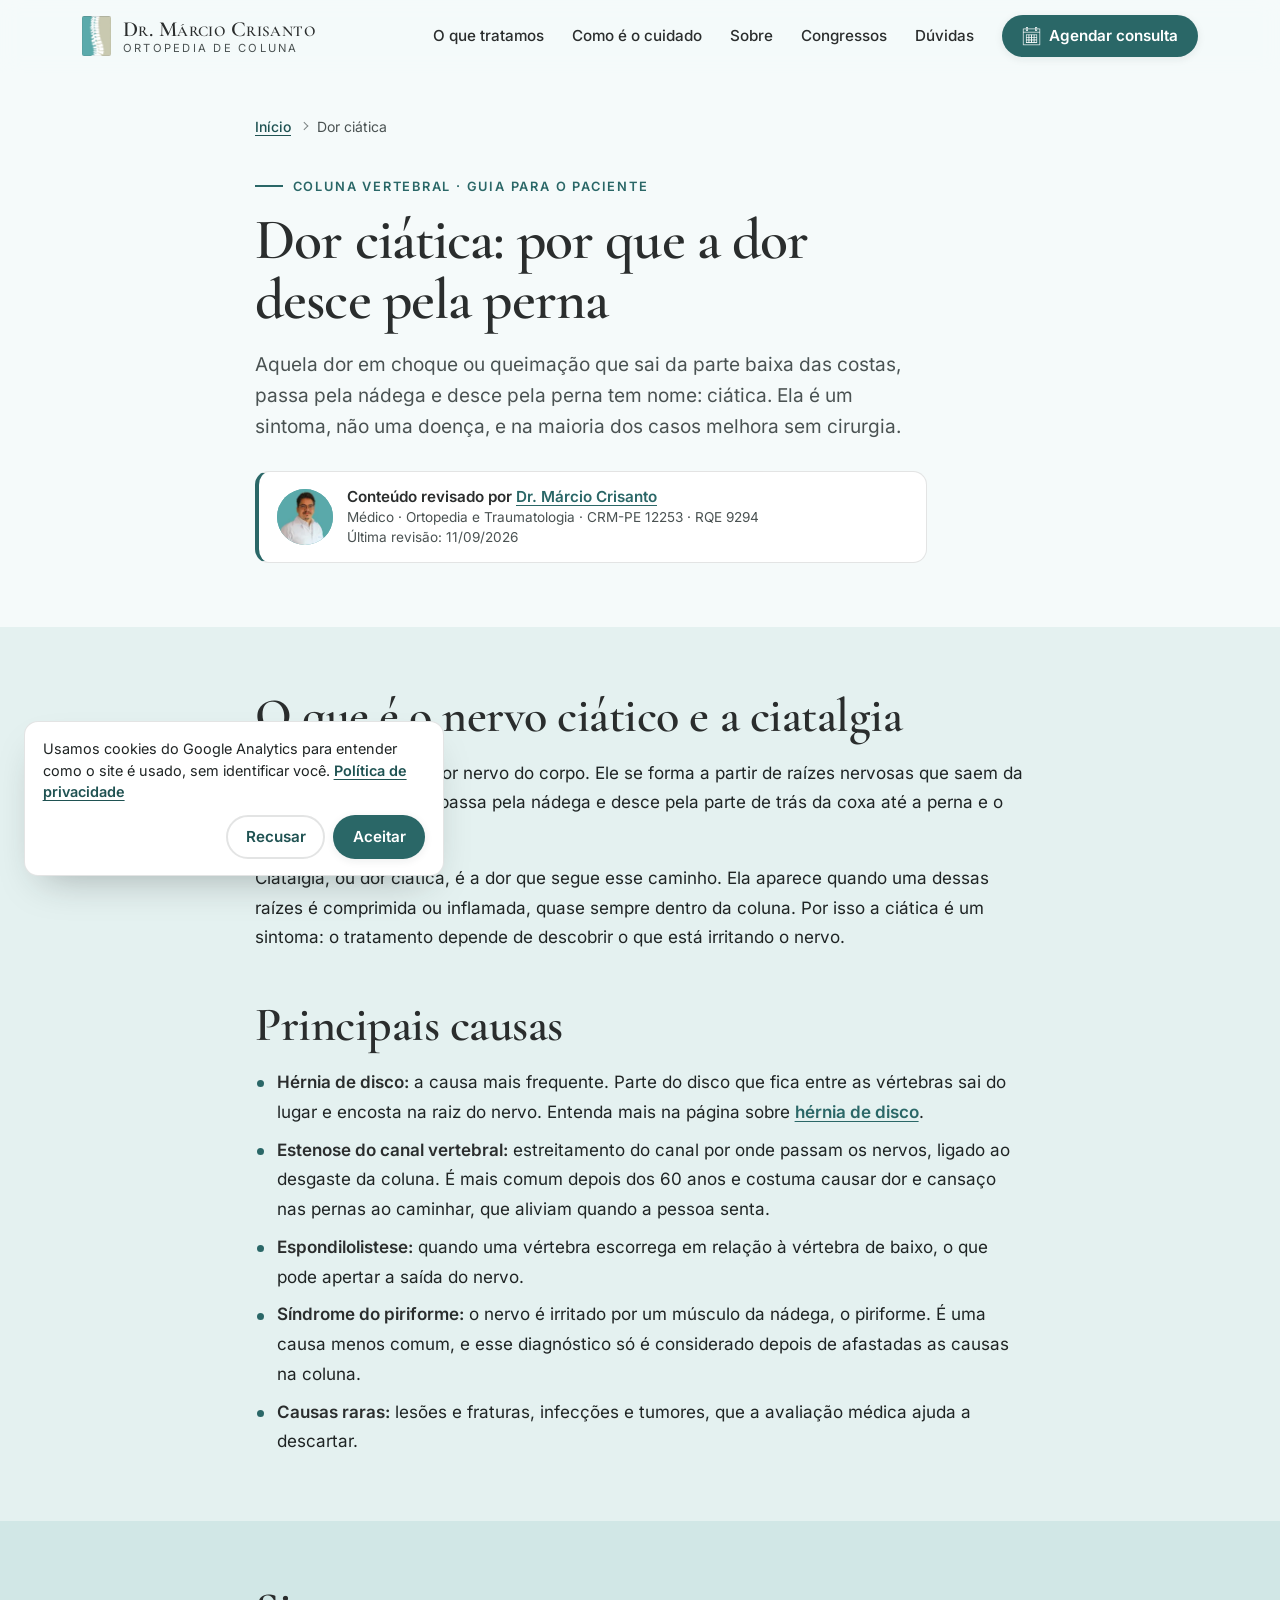
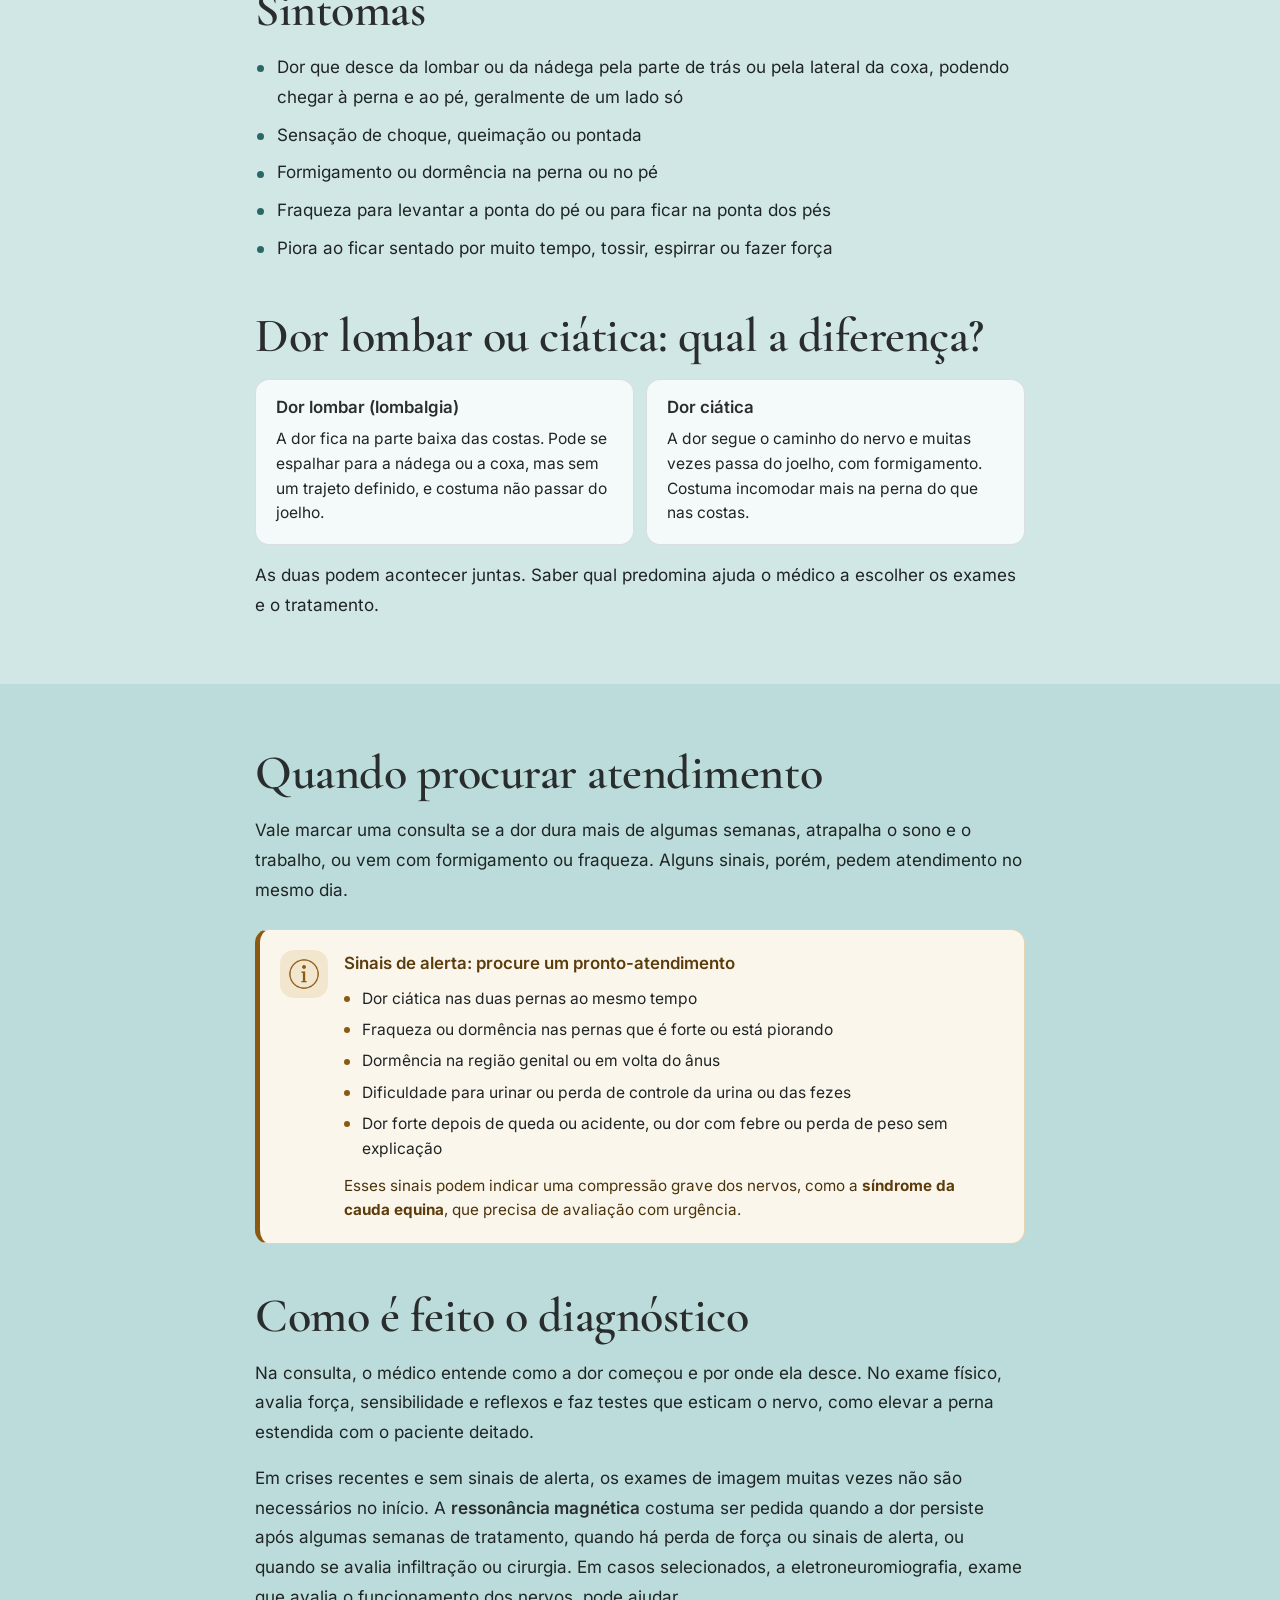
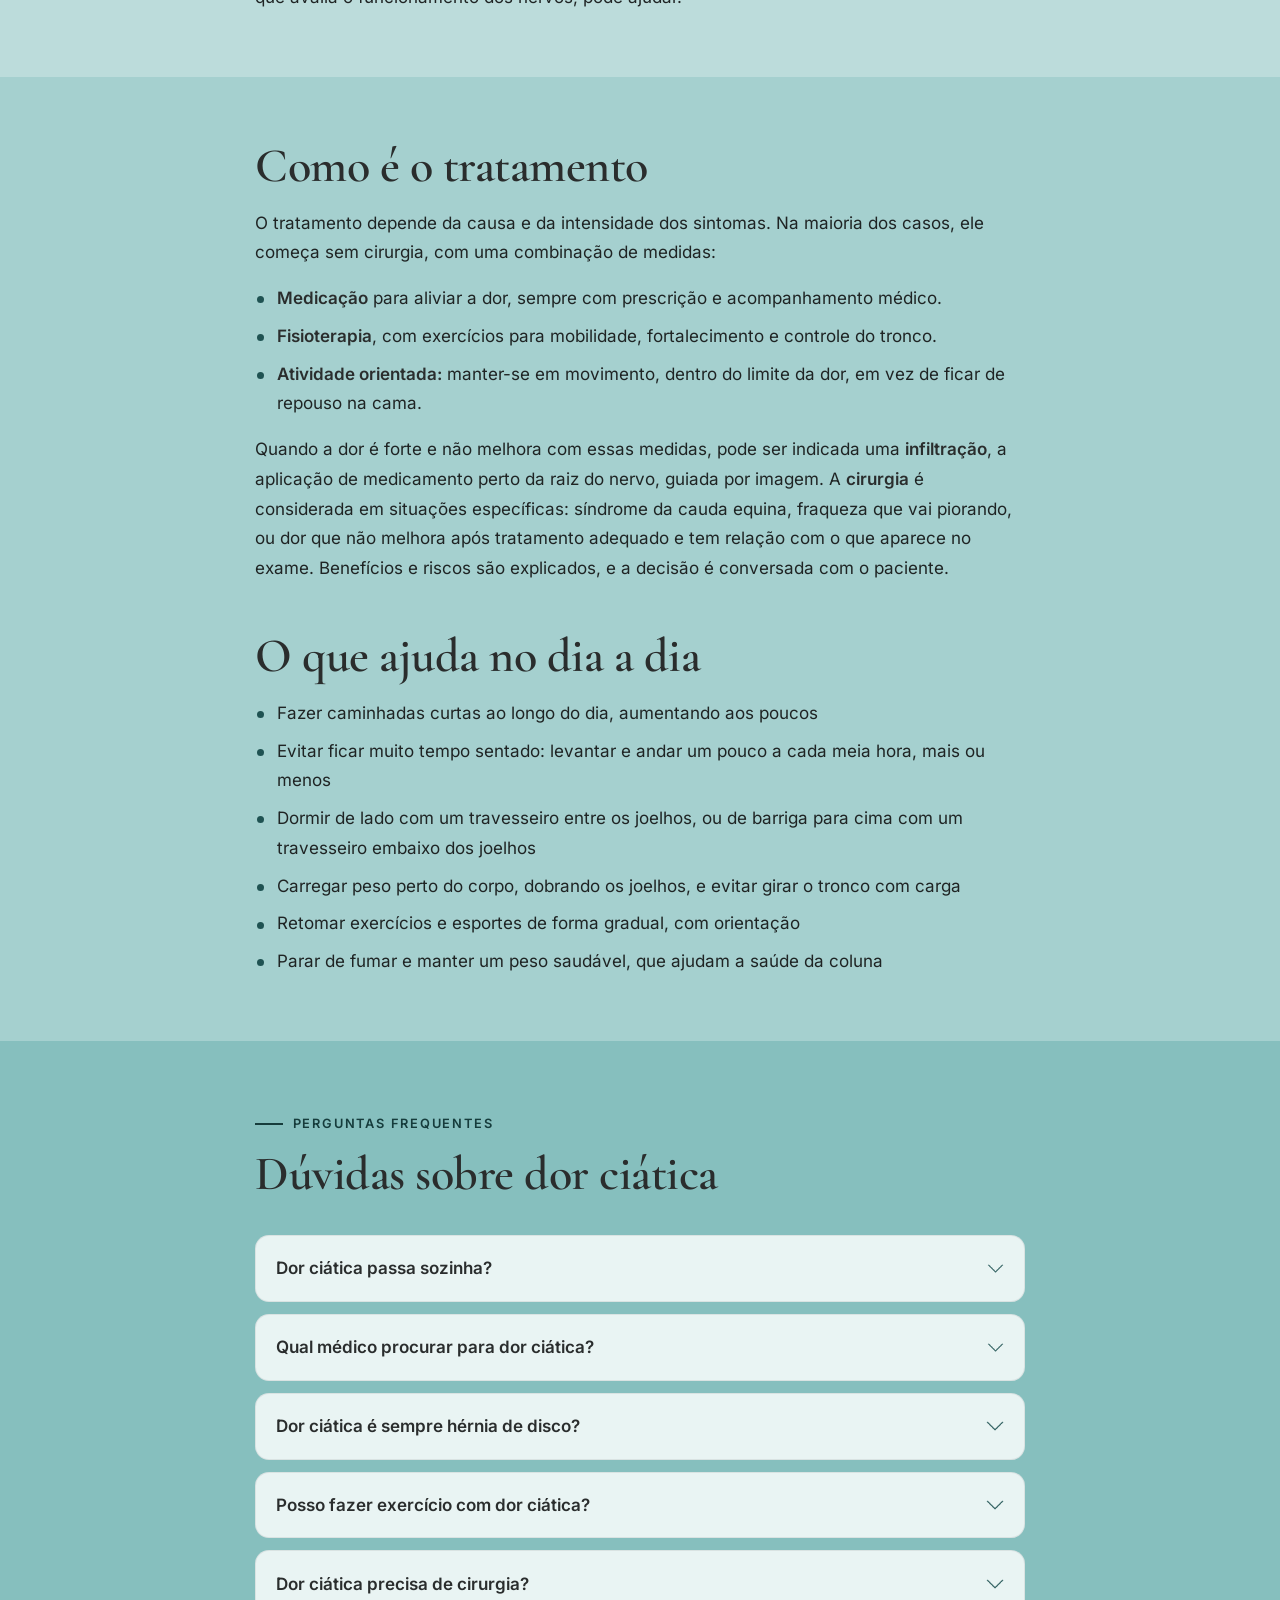
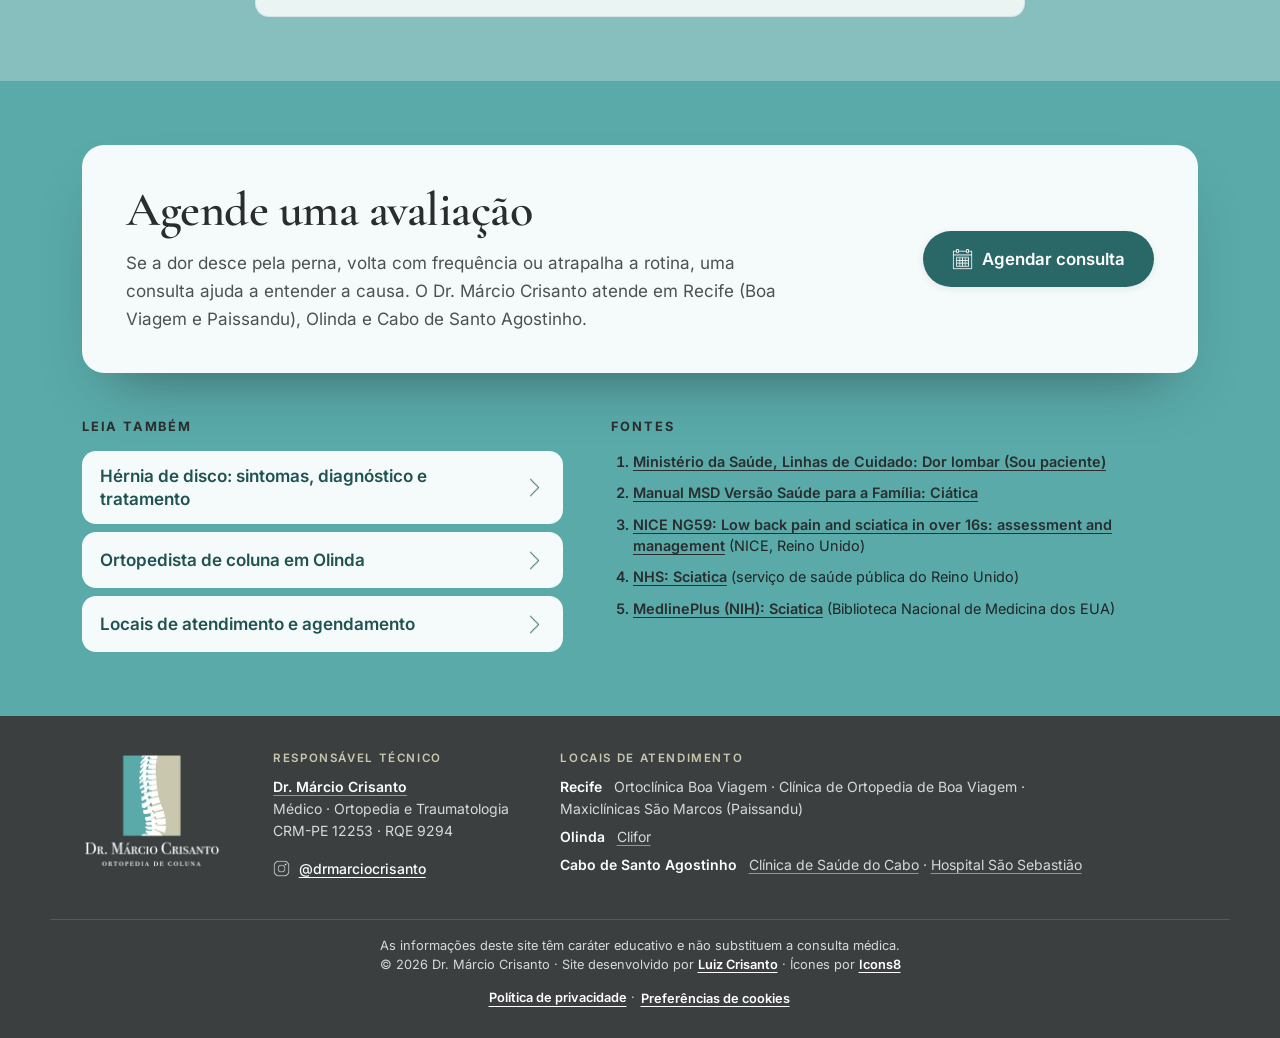
<file: dor-ciatica/index.html>
<!DOCTYPE html>
<html lang="pt-BR">
<head>
  <meta charset="UTF-8">
  <meta name="viewport" content="width=device-width, initial-scale=1.0">
  <!-- Headers de segurança: ver o arquivo _headers (Netlify) -->
  <title>Dor Ciática: Sintomas e Tratamento em Recife</title>
  <meta name="description" content="Dor ciática que desce pela perna: por que acontece, quando procurar o médico e como é o tratamento. Ortopedista de coluna em Recife, Olinda e Cabo.">
  <link rel="canonical" href="https://www.drmarciocrisanto.com.br/dor-ciatica/">
  <meta name="robots" content="index, follow, max-image-preview:large, max-snippet:-1">
  <meta name="theme-color" content="#3B3F3F">

  <meta property="og:type" content="article">
  <meta property="og:site_name" content="Dr. Márcio Crisanto">
  <meta property="og:locale" content="pt_BR">
  <meta property="og:title" content="Dor ciática: por que a dor desce pela perna | Dr. Márcio Crisanto">
  <meta property="og:description" content="Dor ciática que desce pela perna: por que acontece, quando procurar o médico e como é o tratamento. Ortopedista de coluna em Recife, Olinda e Cabo.">
  <meta property="og:url" content="https://www.drmarciocrisanto.com.br/dor-ciatica/">
  <meta property="og:image" content="https://www.drmarciocrisanto.com.br/assets/images/og-image.jpg">
  <meta property="og:image:width" content="1200">
  <meta property="og:image:height" content="630">
  <meta property="og:image:alt" content="Dr. Márcio Crisanto, ortopedista de coluna em Recife e Olinda">
  <meta name="twitter:card" content="summary_large_image">

  <link rel="icon" href="/favicon.ico" sizes="48x48">
  <link rel="icon" href="/assets/images/favicon-32.png" type="image/png" sizes="32x32">
  <link rel="icon" href="/assets/images/favicon-192.png" type="image/png" sizes="192x192">
  <link rel="apple-touch-icon" href="/assets/images/apple-touch-icon.png">
  <link rel="manifest" href="/site.webmanifest">
  <link rel="preload" href="/assets/fonts/inter-latin.woff2" as="font" type="font/woff2" crossorigin>
  <link rel="preload" href="/assets/fonts/cormorant-garamond-latin.woff2" as="font" type="font/woff2" crossorigin>
  <link rel="stylesheet" href="/css/variables.css?v=13">
  <link rel="stylesheet" href="/css/styles.css?v=15">

  <!-- Google Analytics 4 (G-GRQ0C4XLX9) com Modo de Consentimento: ver js/gtag-init.js e js/modules/consent.js -->
  <script src="/js/gtag-init.js?v=13"></script>
  <script async src="https://www.googletagmanager.com/gtag/js?id=G-GRQ0C4XLX9"></script>

  <script type="application/ld+json">
{
  "@context": "https://schema.org",
  "@graph": [
    {
      "@type": "MedicalWebPage",
      "@id": "https://www.drmarciocrisanto.com.br/dor-ciatica/#pagina",
      "name": "Dor Ciática: Sintomas e Tratamento em Recife",
      "description": "Dor ciática que desce pela perna: por que acontece, quando procurar o médico e como é o tratamento. Ortopedista de coluna em Recife, Olinda e Cabo.",
      "url": "https://www.drmarciocrisanto.com.br/dor-ciatica/",
      "inLanguage": "pt-BR",
      "isPartOf": {
        "@id": "https://www.drmarciocrisanto.com.br/#site"
      },
      "breadcrumb": {
        "@id": "https://www.drmarciocrisanto.com.br/dor-ciatica/#breadcrumb"
      },
      "reviewedBy": {
        "@id": "https://www.drmarciocrisanto.com.br/#pessoa"
      },
      "author": {
        "@id": "https://www.drmarciocrisanto.com.br/#pessoa"
      },
      "lastReviewed": "2026-09-11",
      "datePublished": "2026-09-11",
      "dateModified": "2026-09-11",
      "medicalAudience": "https://schema.org/Patient",
      "about": {
        "@type": "MedicalCondition",
        "name": "Dor ciática",
        "alternateName": [
          "Ciatalgia",
          "Ciática",
          "Radiculopatia lombossacral"
        ],
        "description": "Dor que segue o trajeto do nervo ciático, da região lombar e da nádega para a perna, causada pela compressão ou inflamação de uma raiz nervosa, na maioria das vezes por hérnia de disco.",
        "signOrSymptom": [
          {
            "@type": "MedicalSignOrSymptom",
            "name": "Dor que desce pela nádega e pela perna"
          },
          {
            "@type": "MedicalSignOrSymptom",
            "name": "Sensação de choque ou queimação na perna"
          },
          {
            "@type": "MedicalSignOrSymptom",
            "name": "Formigamento ou dormência na perna ou no pé"
          },
          {
            "@type": "MedicalSignOrSymptom",
            "name": "Fraqueza na perna ou no pé"
          }
        ],
        "possibleTreatment": [
          {
            "@type": "MedicalTherapy",
            "name": "Medicação para dor, com prescrição médica"
          },
          {
            "@type": "PhysicalTherapy",
            "name": "Fisioterapia"
          },
          {
            "@type": "MedicalTherapy",
            "name": "Atividade física orientada"
          },
          {
            "@type": "MedicalTherapy",
            "name": "Infiltração na coluna, em casos selecionados"
          },
          {
            "@type": "MedicalTherapy",
            "name": "Cirurgia, em situações específicas"
          }
        ]
      }
    },
    {
      "@type": "BreadcrumbList",
      "@id": "https://www.drmarciocrisanto.com.br/dor-ciatica/#breadcrumb",
      "itemListElement": [
        {
          "@type": "ListItem",
          "position": 1,
          "name": "Início",
          "item": "https://www.drmarciocrisanto.com.br/"
        },
        {
          "@type": "ListItem",
          "position": 2,
          "name": "Dor ciática",
          "item": "https://www.drmarciocrisanto.com.br/dor-ciatica/"
        }
      ]
    },
    {
      "@type": "FAQPage",
      "@id": "https://www.drmarciocrisanto.com.br/dor-ciatica/#faq",
      "isPartOf": {
        "@id": "https://www.drmarciocrisanto.com.br/dor-ciatica/#pagina"
      },
      "inLanguage": "pt-BR",
      "mainEntity": [
        {
          "@type": "Question",
          "name": "Dor ciática passa sozinha?",
          "acceptedAnswer": {
            "@type": "Answer",
            "text": "Muitas vezes a dor ciática melhora em algumas semanas a poucos meses, principalmente quando a pessoa se mantém ativa. Ainda assim, vale consultar um médico se a dor é forte, dura mais de algumas semanas ou vem com formigamento ou fraqueza, para entender a causa e ajustar o tratamento."
          }
        },
        {
          "@type": "Question",
          "name": "Qual médico procurar para dor ciática?",
          "acceptedAnswer": {
            "@type": "Answer",
            "text": "O ortopedista com atuação em coluna avalia a origem da dor, pede os exames necessários e conduz o tratamento, em conjunto com fisioterapeutas e outros profissionais quando preciso. Se houver sinais de alerta, o primeiro passo é o pronto-atendimento."
          }
        },
        {
          "@type": "Question",
          "name": "Dor ciática é sempre hérnia de disco?",
          "acceptedAnswer": {
            "@type": "Answer",
            "text": "Não. A hérnia de disco é a causa mais frequente, mas a ciática também pode vir da estenose do canal vertebral, da espondilolistese e, mais raramente, de outras condições. Por isso a consulta e o exame físico são importantes antes de definir o tratamento."
          }
        },
        {
          "@type": "Question",
          "name": "Posso fazer exercício com dor ciática?",
          "acceptedAnswer": {
            "@type": "Answer",
            "text": "Na maioria dos casos, sim. Caminhadas leves e exercícios orientados ajudam na recuperação. O ideal é respeitar o limite da dor, evitar carga pesada e impacto na fase aguda e retomar as atividades aos poucos, com orientação."
          }
        },
        {
          "@type": "Question",
          "name": "Dor ciática precisa de cirurgia?",
          "acceptedAnswer": {
            "@type": "Answer",
            "text": "Na maioria das vezes, não. A cirurgia é considerada quando há síndrome da cauda equina, fraqueza que vai piorando, ou dor que não melhora após tratamento conservador adequado e tem relação com o que aparece no exame. A decisão é conversada com o paciente."
          }
        }
      ]
    }
  ]
}
  </script>
  <script type="module" src="/js/script.js?v=14"></script>
  <link rel="modulepreload" href="/js/modules/api.js">
  <link rel="modulepreload" href="/js/modules/menu.js">
  <link rel="modulepreload" href="/js/modules/scroll.js">
</head>
<body>
  <a class="skip-link" href="#conteudo">Pular para o conteúdo</a>

  <!-- ============ HEADER ============ -->
  <header class="header" id="topo">
    <div class="container header__inner">
      <a class="brand" href="/" aria-label="Dr. Márcio Crisanto, Ortopedia de coluna, página inicial">
        <img class="brand__mark" src="/assets/images/logo-mark.webp" alt="" width="29" height="41">
        <span class="brand__text">
          <span class="brand__name">Dr. Márcio Crisanto</span>
          <span class="brand__tagline">Ortopedia de coluna</span>
        </span>
      </a>

      <button class="menu-toggle" type="button" aria-expanded="false" aria-controls="menu-principal">
        <span class="icon icon--menu" aria-hidden="true"></span>
        <span class="visually-hidden">Abrir menu</span>
      </button>

      <nav class="nav" id="menu-principal" aria-label="Navegação principal">
        <ul class="nav__list">
          <li><a class="nav__link" href="/#tratamentos">O que tratamos</a></li>
          <li><a class="nav__link" href="/#cuidado">Como é o cuidado</a></li>
          <li><a class="nav__link" href="/#sobre">Sobre</a></li>
          <li><a class="nav__link" href="/#congressos">Congressos</a></li>
          <li><a class="nav__link" href="/#duvidas">Dúvidas</a></li>
          <li><a class="btn btn--primary btn--sm nav__cta" href="/#agendar">
            <span class="icon icon--calendar" aria-hidden="true"></span>Agendar consulta</a></li>
        </ul>
      </nav>
    </div>
  </header>

  <main id="conteudo">

    <!-- ============ TOPO DA PÁGINA ============ -->
    <section class="section section--1 page-hero" aria-labelledby="pagina-titulo">
      <div class="container container--read">
        <nav class="breadcrumb" aria-label="Você está em">
          <ol>
            <li><a href="/">Início</a></li>
            <li><span aria-current="page">Dor ciática</span></li>
          </ol>
        </nav>
        <p class="eyebrow">Coluna vertebral · Guia para o paciente</p>
        <h1 class="page-title" id="pagina-titulo">Dor ciática: por que a dor desce pela perna</h1>
        <p class="page-hero__lead">
          Aquela dor em choque ou queimação que sai da parte baixa das costas, passa pela nádega e desce pela
          perna tem nome: ciática. Ela é um sintoma, não uma doença, e na maioria dos casos melhora sem cirurgia.
        </p>
        <div class="author-box">
          <img class="author-box__photo" src="/assets/images/dr-marcio-crisanto-120.webp" alt="" width="60" height="60">
          <p class="author-box__text">
            <strong>Conteúdo revisado por <a href="/sobre/">Dr. Márcio Crisanto</a></strong>
            <span>Médico · Ortopedia e Traumatologia · CRM-PE 12253 · RQE 9294</span>
            <span>Última revisão: <time datetime="2026-09-11">11/09/2026</time></span>
          </p>
        </div>
      </div>
    </section>

    <!-- ============ O QUE É E CAUSAS ============ -->
    <section class="section section--2" aria-labelledby="o-que-e">
      <div class="container container--read">
        <div class="article">
          <h2 class="section__title" id="o-que-e">O que é o nervo ciático e a ciatalgia</h2>
          <p>
            O nervo ciático é o maior nervo do corpo. Ele se forma a partir de raízes nervosas que saem da parte
            baixa da coluna, passa pela nádega e desce pela parte de trás da coxa até a perna e o pé.
          </p>
          <p>
            Ciatalgia, ou dor ciática, é a dor que segue esse caminho. Ela aparece quando uma dessas raízes é
            comprimida ou inflamada, quase sempre dentro da coluna. Por isso a ciática é um sintoma: o tratamento
            depende de descobrir o que está irritando o nervo.
          </p>

          <h2 class="section__title article__h2">Principais causas</h2>
          <ul class="article__list">
            <li>
              <strong>Hérnia de disco:</strong> a causa mais frequente. Parte do disco que fica entre as vértebras
              sai do lugar e encosta na raiz do nervo. Entenda mais na página sobre
              <a href="/hernia-de-disco/">hérnia de disco</a>.
            </li>
            <li>
              <strong>Estenose do canal vertebral:</strong> estreitamento do canal por onde passam os nervos,
              ligado ao desgaste da coluna. É mais comum depois dos 60 anos e costuma causar dor e cansaço nas
              pernas ao caminhar, que aliviam quando a pessoa senta.
            </li>
            <li>
              <strong>Espondilolistese:</strong> quando uma vértebra escorrega em relação à vértebra de baixo, o que
              pode apertar a saída do nervo.
            </li>
            <li>
              <strong>Síndrome do piriforme:</strong> o nervo é irritado por um músculo da nádega, o piriforme. É uma
              causa menos comum, e esse diagnóstico só é considerado depois de afastadas as causas na coluna.
            </li>
            <li>
              <strong>Causas raras:</strong> lesões e fraturas, infecções e tumores, que a avaliação médica ajuda a
              descartar.
            </li>
          </ul>
        </div>
      </div>
    </section>

    <!-- ============ SINTOMAS E DIFERENÇA ============ -->
    <section class="section section--3" aria-labelledby="sintomas">
      <div class="container container--read">
        <div class="article">
          <h2 class="section__title" id="sintomas">Sintomas</h2>
          <ul class="article__list">
            <li>Dor que desce da lombar ou da nádega pela parte de trás ou pela lateral da coxa, podendo chegar à perna e ao pé, geralmente de um lado só</li>
            <li>Sensação de choque, queimação ou pontada</li>
            <li>Formigamento ou dormência na perna ou no pé</li>
            <li>Fraqueza para levantar a ponta do pé ou para ficar na ponta dos pés</li>
            <li>Piora ao ficar sentado por muito tempo, tossir, espirrar ou fazer força</li>
          </ul>

          <h2 class="section__title article__h2" id="diferenca">Dor lombar ou ciática: qual a diferença?</h2>
          <div class="compare">
            <div class="compare__item">
              <h3>Dor lombar (lombalgia)</h3>
              <p>A dor fica na parte baixa das costas. Pode se espalhar para a nádega ou a coxa, mas sem um trajeto definido, e costuma não passar do joelho.</p>
            </div>
            <div class="compare__item">
              <h3>Dor ciática</h3>
              <p>A dor segue o caminho do nervo e muitas vezes passa do joelho, com formigamento. Costuma incomodar mais na perna do que nas costas.</p>
            </div>
          </div>
          <p>
            As duas podem acontecer juntas. Saber qual predomina ajuda o médico a escolher os exames e o tratamento.
          </p>
        </div>
      </div>
    </section>

    <!-- ============ ALERTA E DIAGNÓSTICO ============ -->
    <section class="section section--4" aria-labelledby="alerta">
      <div class="container container--read">
        <div class="article">
          <h2 class="section__title" id="alerta">Quando procurar atendimento</h2>
          <p>
            Vale marcar uma consulta se a dor dura mais de algumas semanas, atrapalha o sono e o trabalho, ou vem
            com formigamento ou fraqueza. Alguns sinais, porém, pedem atendimento no mesmo dia.
          </p>
        </div>

        <aside class="alert-box article__alert" aria-labelledby="alerta-titulo">
          <span class="icon-badge icon-badge--warn"><span class="icon icon--info" aria-hidden="true"></span></span>
          <div>
            <h3 class="alert-box__title" id="alerta-titulo">Sinais de alerta: procure um pronto-atendimento</h3>
            <ul class="alert-box__list">
              <li>Dor ciática nas duas pernas ao mesmo tempo</li>
              <li>Fraqueza ou dormência nas pernas que é forte ou está piorando</li>
              <li>Dormência na região genital ou em volta do ânus</li>
              <li>Dificuldade para urinar ou perda de controle da urina ou das fezes</li>
              <li>Dor forte depois de queda ou acidente, ou dor com febre ou perda de peso sem explicação</li>
            </ul>
            <p class="alert-box__note">
              Esses sinais podem indicar uma compressão grave dos nervos, como a <strong>síndrome da cauda
              equina</strong>, que precisa de avaliação com urgência.
            </p>
          </div>
        </aside>

        <div class="article article--after">
          <h2 class="section__title" id="diagnostico">Como é feito o diagnóstico</h2>
          <p>
            Na consulta, o médico entende como a dor começou e por onde ela desce. No exame físico, avalia força,
            sensibilidade e reflexos e faz testes que esticam o nervo, como elevar a perna estendida com o paciente
            deitado.
          </p>
          <p>
            Em crises recentes e sem sinais de alerta, os exames de imagem muitas vezes não são necessários no
            início. A <strong>ressonância magnética</strong> costuma ser pedida quando a dor persiste após algumas
            semanas de tratamento, quando há perda de força ou sinais de alerta, ou quando se avalia infiltração ou
            cirurgia. Em casos selecionados, a eletroneuromiografia, exame que avalia o funcionamento dos nervos,
            pode ajudar.
          </p>
        </div>
      </div>
    </section>

    <!-- ============ TRATAMENTO E DIA A DIA ============ -->
    <section class="section section--5" aria-labelledby="tratamento">
      <div class="container container--read">
        <div class="article">
          <h2 class="section__title" id="tratamento">Como é o tratamento</h2>
          <p>
            O tratamento depende da causa e da intensidade dos sintomas. Na maioria dos casos, ele começa sem
            cirurgia, com uma combinação de medidas:
          </p>
          <ul class="article__list">
            <li><strong>Medicação</strong> para aliviar a dor, sempre com prescrição e acompanhamento médico.</li>
            <li><strong>Fisioterapia</strong>, com exercícios para mobilidade, fortalecimento e controle do tronco.</li>
            <li><strong>Atividade orientada:</strong> manter-se em movimento, dentro do limite da dor, em vez de ficar de repouso na cama.</li>
          </ul>
          <p>
            Quando a dor é forte e não melhora com essas medidas, pode ser indicada uma <strong>infiltração</strong>,
            a aplicação de medicamento perto da raiz do nervo, guiada por imagem. A <strong>cirurgia</strong> é
            considerada em situações específicas: síndrome da cauda equina, fraqueza que vai piorando, ou dor que
            não melhora após tratamento adequado e tem relação com o que aparece no exame. Benefícios e riscos são
            explicados, e a decisão é conversada com o paciente.
          </p>

          <h2 class="section__title article__h2">O que ajuda no dia a dia</h2>
          <ul class="article__list">
            <li>Fazer caminhadas curtas ao longo do dia, aumentando aos poucos</li>
            <li>Evitar ficar muito tempo sentado: levantar e andar um pouco a cada meia hora, mais ou menos</li>
            <li>Dormir de lado com um travesseiro entre os joelhos, ou de barriga para cima com um travesseiro embaixo dos joelhos</li>
            <li>Carregar peso perto do corpo, dobrando os joelhos, e evitar girar o tronco com carga</li>
            <li>Retomar exercícios e esportes de forma gradual, com orientação</li>
            <li>Parar de fumar e manter um peso saudável, que ajudam a saúde da coluna</li>
          </ul>
        </div>
      </div>
    </section>

    <!-- ============ PERGUNTAS FREQUENTES ============ -->
    <section class="section section--6" aria-labelledby="duvidas-titulo">
      <div class="container container--read">
        <header class="section__head">
          <p class="eyebrow">Perguntas frequentes</p>
          <h2 class="section__title" id="duvidas-titulo">Dúvidas sobre dor ciática</h2>
        </header>
        <div class="faq">
          <details class="faq__item">
            <summary class="faq__q">Dor ciática passa sozinha?</summary>
            <div class="faq__a"><p>Muitas vezes a dor ciática melhora em algumas semanas a poucos meses, principalmente quando a pessoa se mantém ativa. Ainda assim, vale consultar um médico se a dor é forte, dura mais de algumas semanas ou vem com formigamento ou fraqueza, para entender a causa e ajustar o tratamento.</p></div>
          </details>
          <details class="faq__item">
            <summary class="faq__q">Qual médico procurar para dor ciática?</summary>
            <div class="faq__a"><p>O ortopedista com atuação em coluna avalia a origem da dor, pede os exames necessários e conduz o tratamento, em conjunto com fisioterapeutas e outros profissionais quando preciso. Se houver sinais de alerta, o primeiro passo é o pronto-atendimento.</p></div>
          </details>
          <details class="faq__item">
            <summary class="faq__q">Dor ciática é sempre hérnia de disco?</summary>
            <div class="faq__a"><p>Não. A hérnia de disco é a causa mais frequente, mas a ciática também pode vir da estenose do canal vertebral, da espondilolistese e, mais raramente, de outras condições. Por isso a consulta e o exame físico são importantes antes de definir o tratamento.</p></div>
          </details>
          <details class="faq__item">
            <summary class="faq__q">Posso fazer exercício com dor ciática?</summary>
            <div class="faq__a"><p>Na maioria dos casos, sim. Caminhadas leves e exercícios orientados ajudam na recuperação. O ideal é respeitar o limite da dor, evitar carga pesada e impacto na fase aguda e retomar as atividades aos poucos, com orientação.</p></div>
          </details>
          <details class="faq__item">
            <summary class="faq__q">Dor ciática precisa de cirurgia?</summary>
            <div class="faq__a"><p>Na maioria das vezes, não. A cirurgia é considerada quando há síndrome da cauda equina, fraqueza que vai piorando, ou dor que não melhora após tratamento conservador adequado e tem relação com o que aparece no exame. A decisão é conversada com o paciente.</p></div>
          </details>
        </div>
      </div>
    </section>

    <!-- ============ AGENDAR, LEIA TAMBÉM E FONTES ============ -->
    <section class="section section--7 page-end" aria-labelledby="cta-titulo">
      <div class="container">
        <div class="cta-box" data-hides-mobile-cta>
          <div class="cta-box__text">
            <h2 class="section__title" id="cta-titulo">Agende uma avaliação</h2>
            <p>
              Se a dor desce pela perna, volta com frequência ou atrapalha a rotina, uma consulta ajuda a entender a
              causa. O Dr. Márcio Crisanto atende em Recife (Boa Viagem e Paissandu), Olinda e Cabo de Santo Agostinho.
            </p>
          </div>
          <div class="cta-box__actions">
            <a class="btn btn--primary btn--lg" href="/#agendar">
              <span class="icon icon--calendar" aria-hidden="true"></span>Agendar consulta</a>
          </div>
        </div>

        <div class="page-end__grid">
          <nav class="related" aria-labelledby="leia-titulo">
            <h2 class="related__title" id="leia-titulo">Leia também</h2>
            <ul class="related-links">
              <li><a class="related-links__item" href="/hernia-de-disco/"><span>Hérnia de disco: sintomas, diagnóstico e tratamento</span><span class="icon icon--forward" aria-hidden="true"></span></a></li>
              <li><a class="related-links__item" href="/ortopedista-coluna-olinda/"><span>Ortopedista de coluna em Olinda</span><span class="icon icon--forward" aria-hidden="true"></span></a></li>
              <li><a class="related-links__item" href="/#agendar"><span>Locais de atendimento e agendamento</span><span class="icon icon--forward" aria-hidden="true"></span></a></li>
            </ul>
          </nav>
          <section class="sources" aria-labelledby="fontes-titulo">
            <h2 class="sources__title" id="fontes-titulo">Fontes</h2>
            <ol class="sources__list">
              <li><a href="https://linhasdecuidado.saude.gov.br/portal/dor-lombar/sou-paciente" target="_blank" rel="noopener noreferrer">Ministério da Saúde, Linhas de Cuidado: Dor lombar (Sou paciente)<span class="visually-hidden"> (abre em nova aba)</span></a></li>
              <li><a href="https://www.msdmanuals.com/pt/casa/dist%C3%BArbios-%C3%B3sseos-articulares-e-musculares/dor-lombar-e-no-pesco%C3%A7o/ci%C3%A1tica" target="_blank" rel="noopener noreferrer">Manual MSD Versão Saúde para a Família: Ciática<span class="visually-hidden"> (abre em nova aba)</span></a></li>
              <li><a href="https://www.ncbi.nlm.nih.gov/books/NBK562933/" target="_blank" rel="noopener noreferrer">NICE NG59: Low back pain and sciatica in over 16s: assessment and management<span class="visually-hidden"> (abre em nova aba)</span></a> (NICE, Reino Unido)</li>
              <li><a href="https://www.nhs.uk/conditions/sciatica/" target="_blank" rel="noopener noreferrer">NHS: Sciatica<span class="visually-hidden"> (abre em nova aba)</span></a> (serviço de saúde pública do Reino Unido)</li>
              <li><a href="https://medlineplus.gov/ency/article/000686.htm" target="_blank" rel="noopener noreferrer">MedlinePlus (NIH): Sciatica<span class="visually-hidden"> (abre em nova aba)</span></a> (Biblioteca Nacional de Medicina dos EUA)</li>
            </ol>
          </section>
        </div>
      </div>
    </section>
  </main>

  <!-- ============ FOOTER ============ -->
  <footer class="footer">
    <div class="container footer__grid">
      <div class="footer__brand">
        <img class="footer__logo" src="/assets/images/logo-lockup-white.webp" alt="Dr. Márcio Crisanto, Ortopedia de Coluna" width="284" height="238" loading="lazy">
      </div>

      <div class="footer__col footer__col--doctor">
        <h2 class="footer__title">Responsável técnico</h2>
        <p class="footer__doctor"><strong><a class="footer__place-link" href="/sobre/">Dr. Márcio Crisanto</a></strong><br>Médico · Ortopedia e Traumatologia<br>CRM-PE 12253 · RQE 9294</p>
        <a class="footer__social" href="https://www.instagram.com/drmarciocrisanto/" target="_blank" rel="noopener noreferrer">
          <span class="icon icon--instagram" aria-hidden="true"></span>@drmarciocrisanto<span class="visually-hidden"> (abre em nova aba)</span></a>
      </div>

      <div class="footer__col footer__col--places">
        <h2 class="footer__title">Locais de atendimento</h2>
        <dl class="footer__places">
          <div>
            <dt>Recife</dt>
            <dd><span>Ortoclínica Boa Viagem</span>&nbsp;· <span>Clínica de Ortopedia de Boa Viagem</span>&nbsp;· <span>Maxiclínicas São Marcos (Paissandu)</span></dd>
          </div>
          <div>
            <dt>Olinda</dt>
            <dd><a class="footer__place-link" href="/ortopedista-coluna-olinda/">Clifor</a></dd>
          </div>
          <div>
            <dt>Cabo de Santo Agostinho</dt>
            <dd><a class="footer__place-link" href="/ortopedista-coluna-cabo-de-santo-agostinho/"><span>Clínica de Saúde do Cabo</span></a>&nbsp;· <a class="footer__place-link" href="/ortopedista-coluna-cabo-de-santo-agostinho/"><span>Hospital São Sebastião</span></a></dd>
          </div>
        </dl>
      </div>
    </div>

    <div class="container footer__bottom">
      <p>As informações deste site têm caráter educativo e não substituem a consulta médica.</p>
      <p>
        © <span data-year>2026</span> Dr. Márcio Crisanto ·
        Site desenvolvido por <a href="https://devluizcrisanto.com.br" target="_blank" rel="noopener noreferrer">Luiz Crisanto<span class="visually-hidden"> (abre em nova aba)</span></a> ·
        Ícones por <a href="https://icons8.com.br" target="_blank" rel="noopener noreferrer">Icons8<span class="visually-hidden"> (abre em nova aba)</span></a>
      </p>
      <p><a href="/privacidade/">Política de privacidade</a> · <button type="button" class="linklike" data-consent-open>Preferências de cookies</button></p>
    </div>
  </footer>

  <!-- Barra de agendamento fixa no mobile -->
  <div class="mobile-cta" data-mobile-cta>
    <a class="btn btn--primary btn--block" href="/#agendar">
      <span class="icon icon--calendar" aria-hidden="true"></span>Agendar consulta</a>
  </div>

  <a class="to-top" href="#topo" data-to-top aria-label="Voltar ao topo">
    <span class="icon icon--up" aria-hidden="true"></span>
  </a>
</body>
</html>
</file>
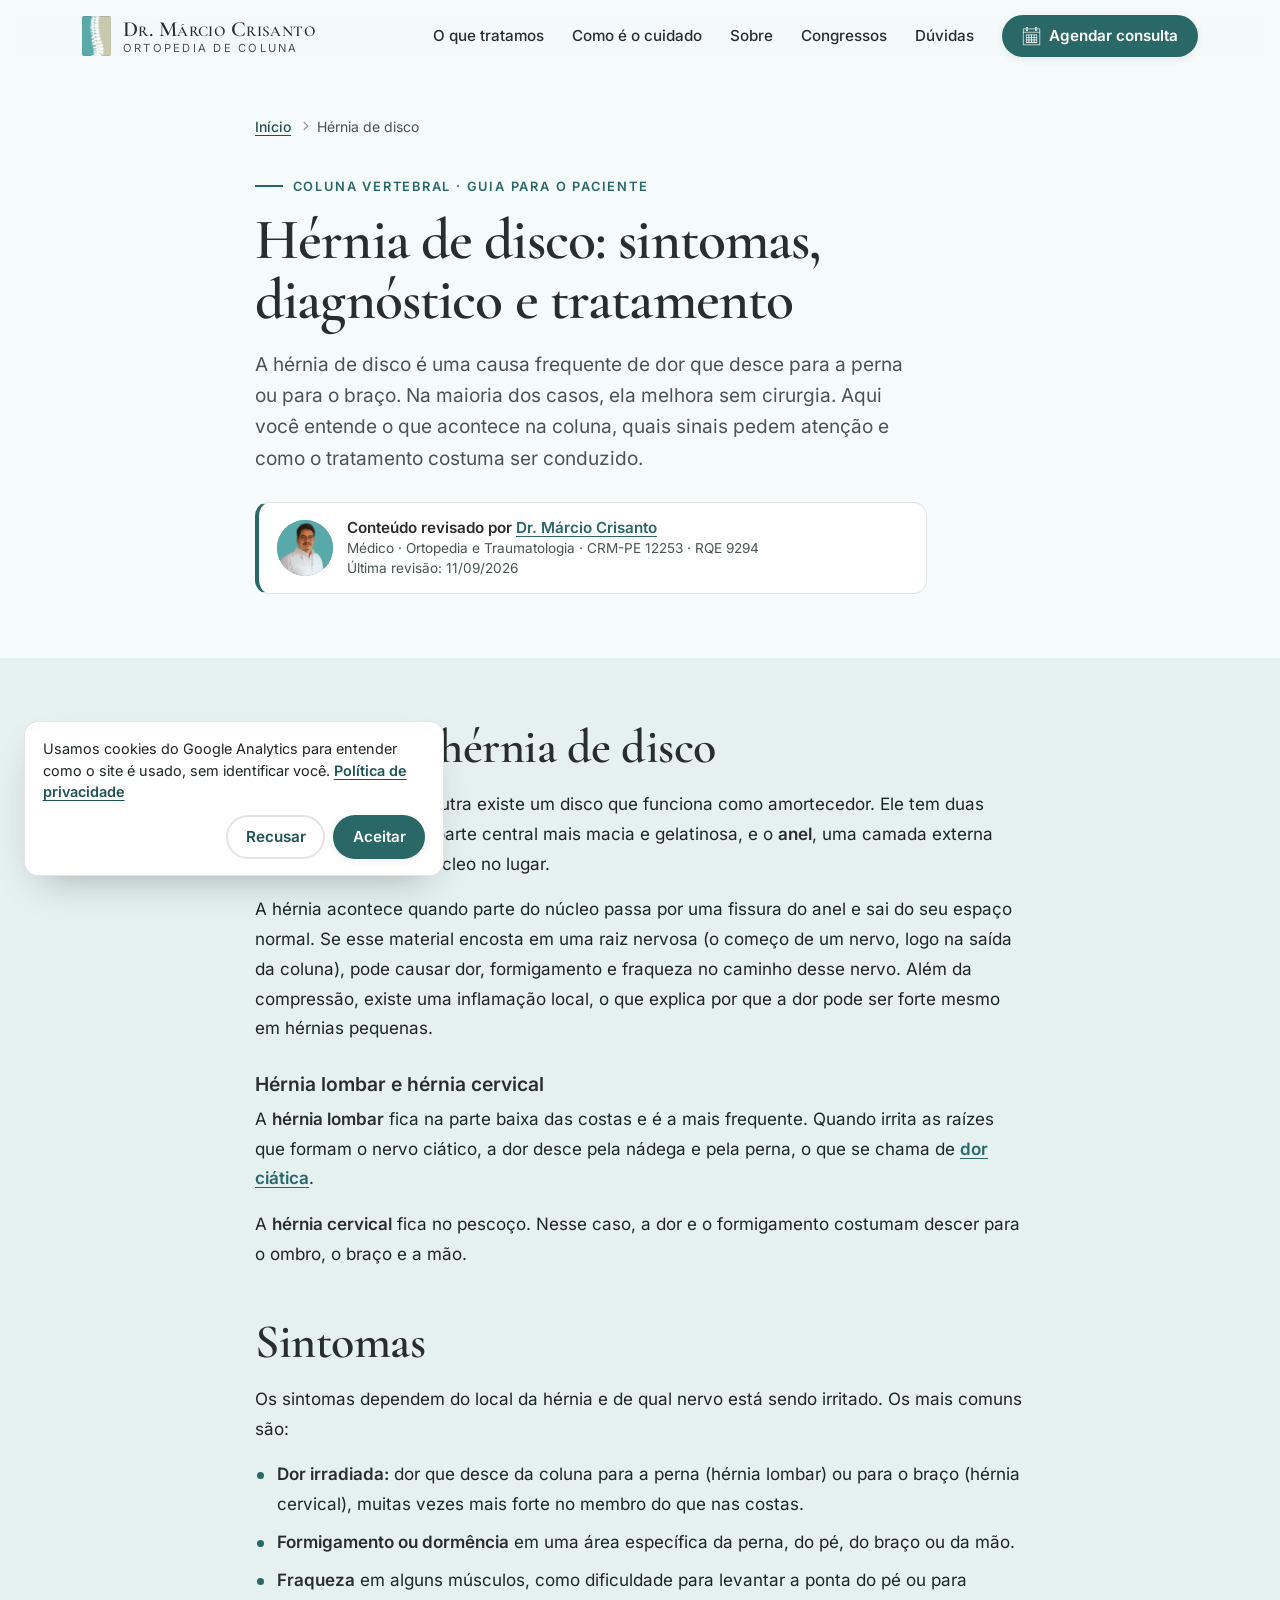
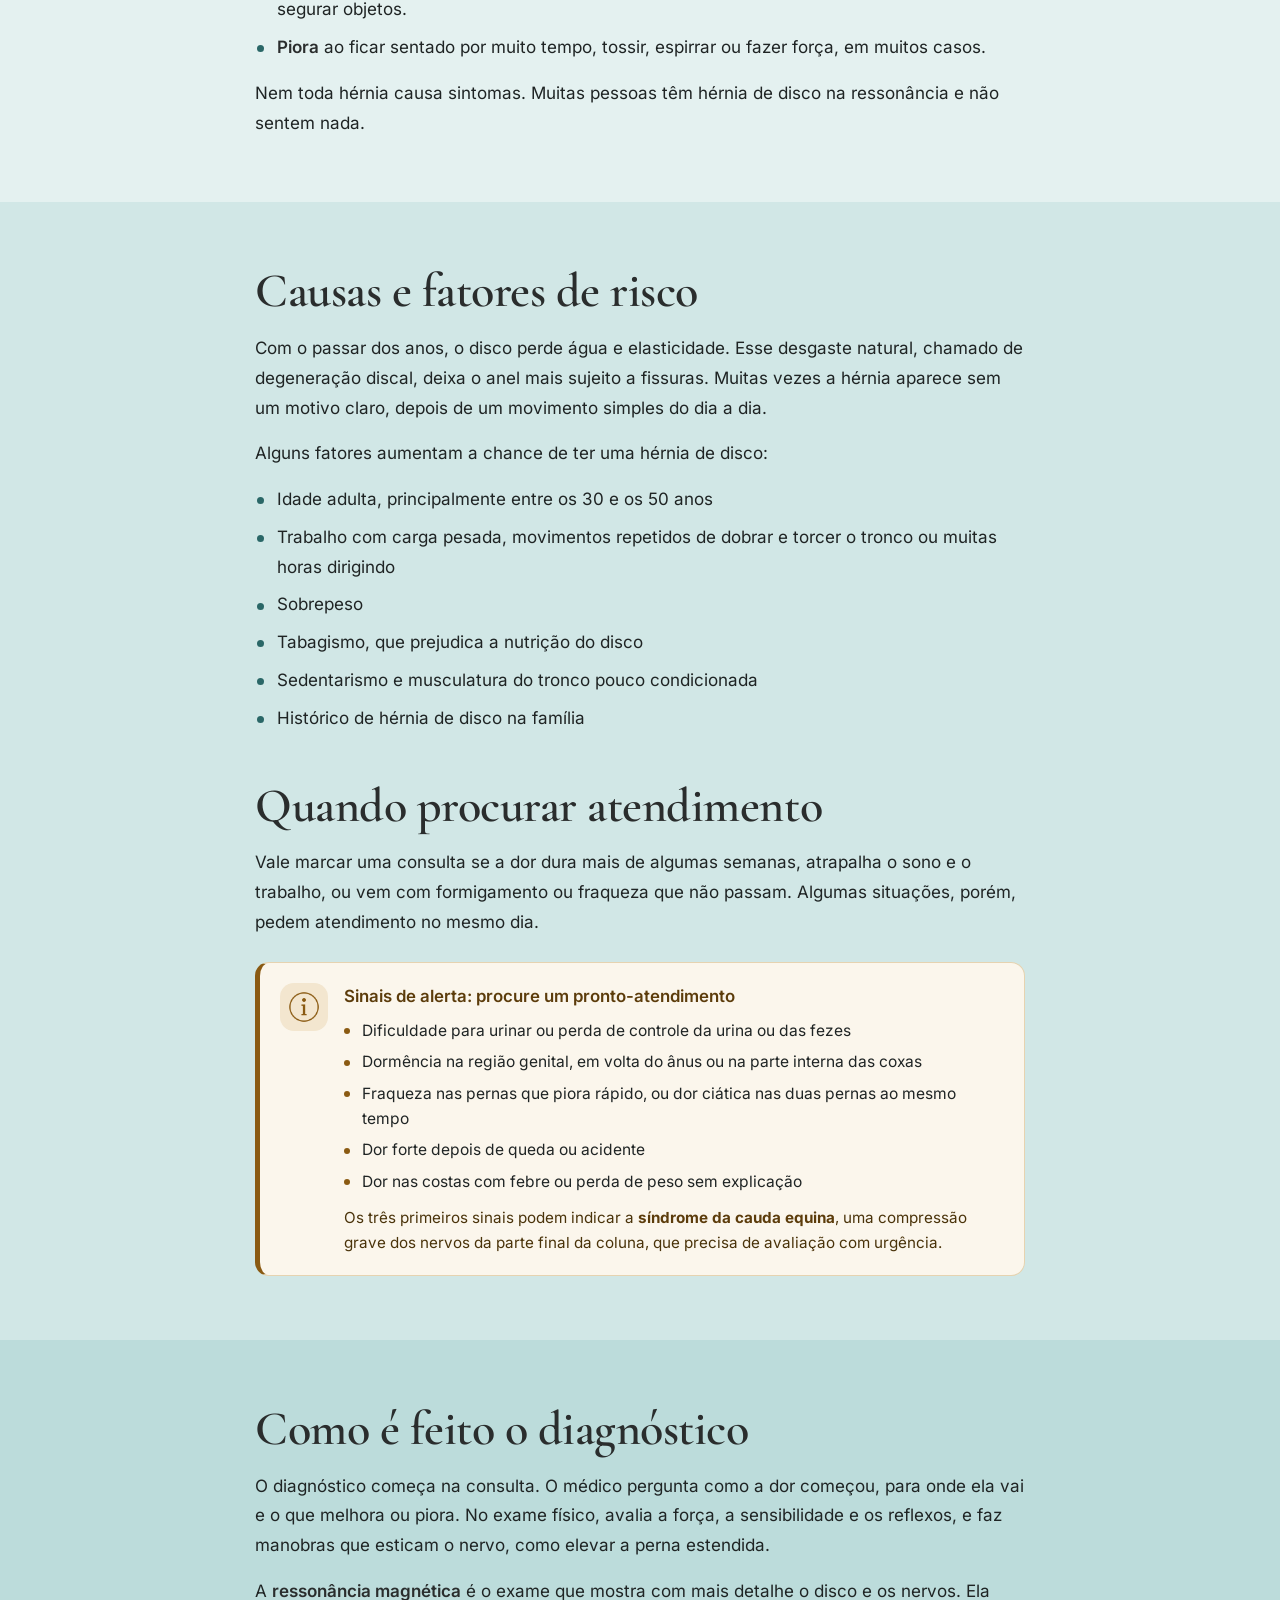
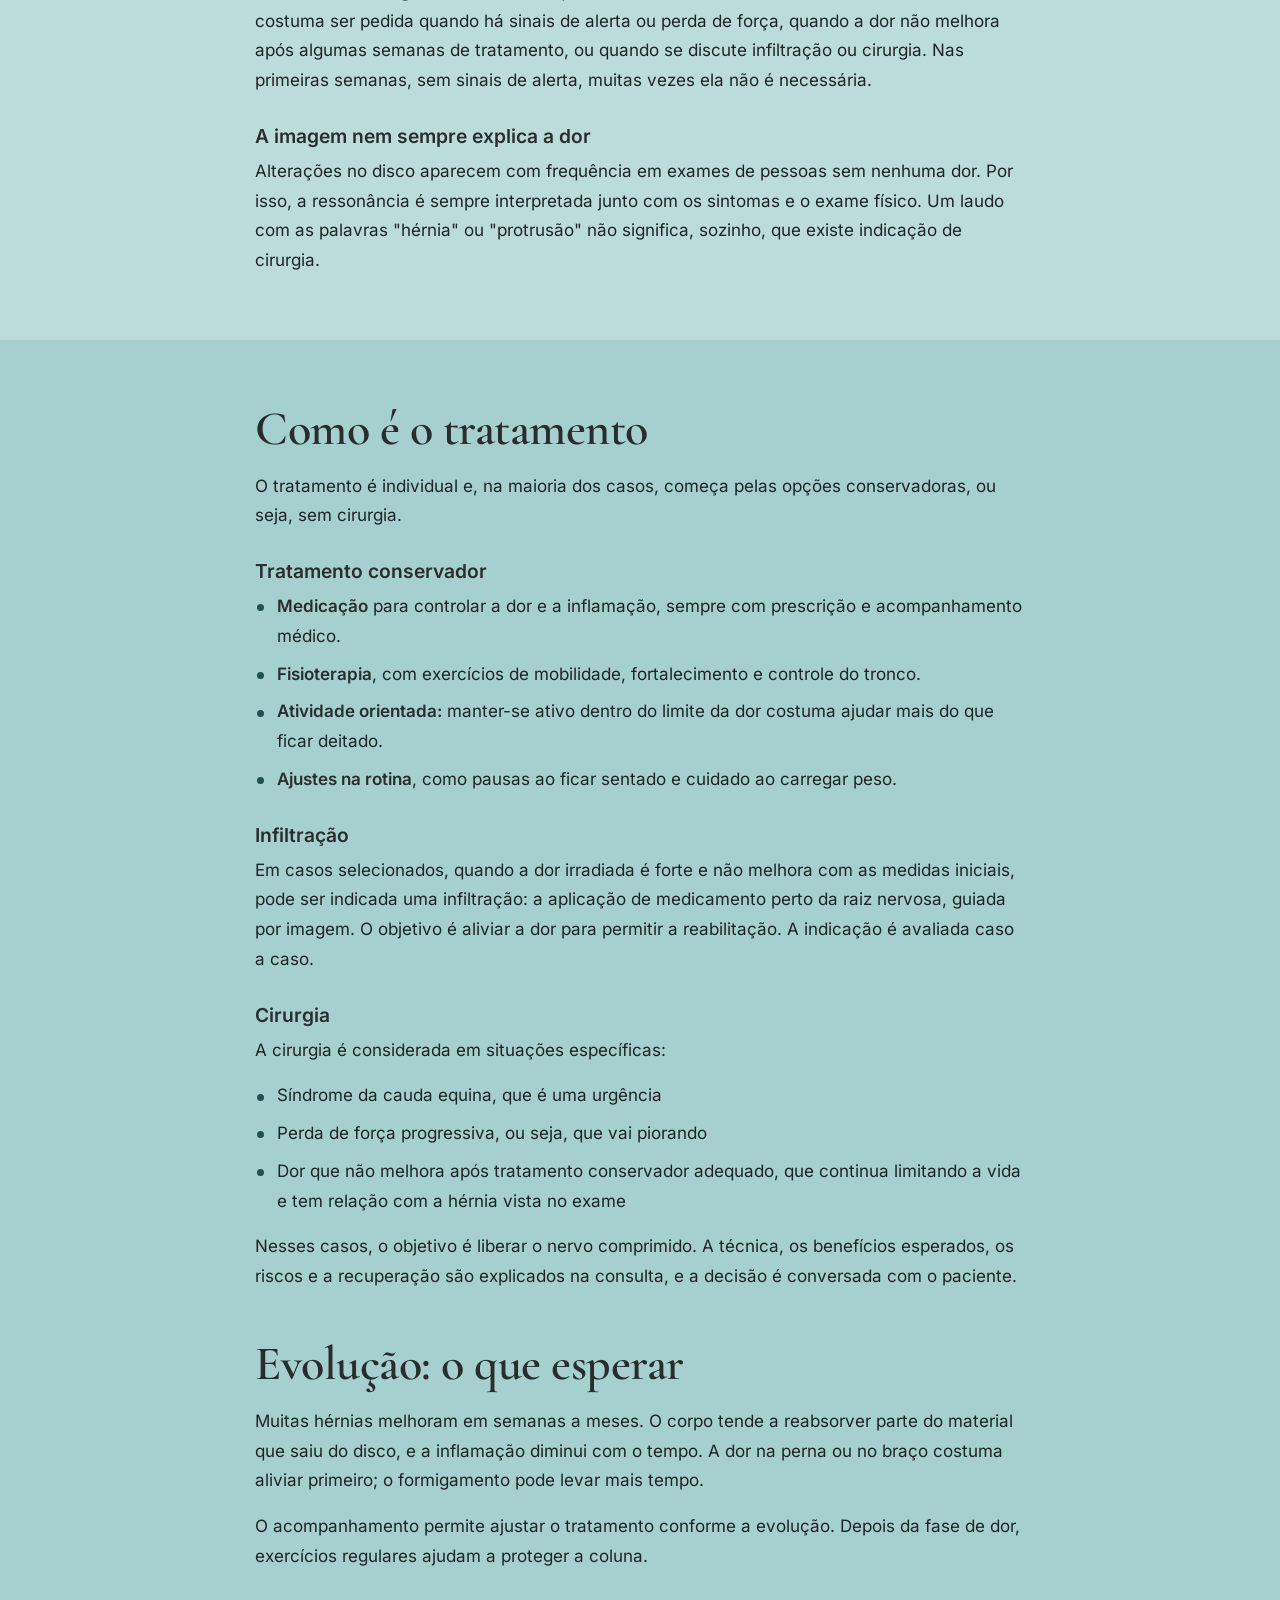
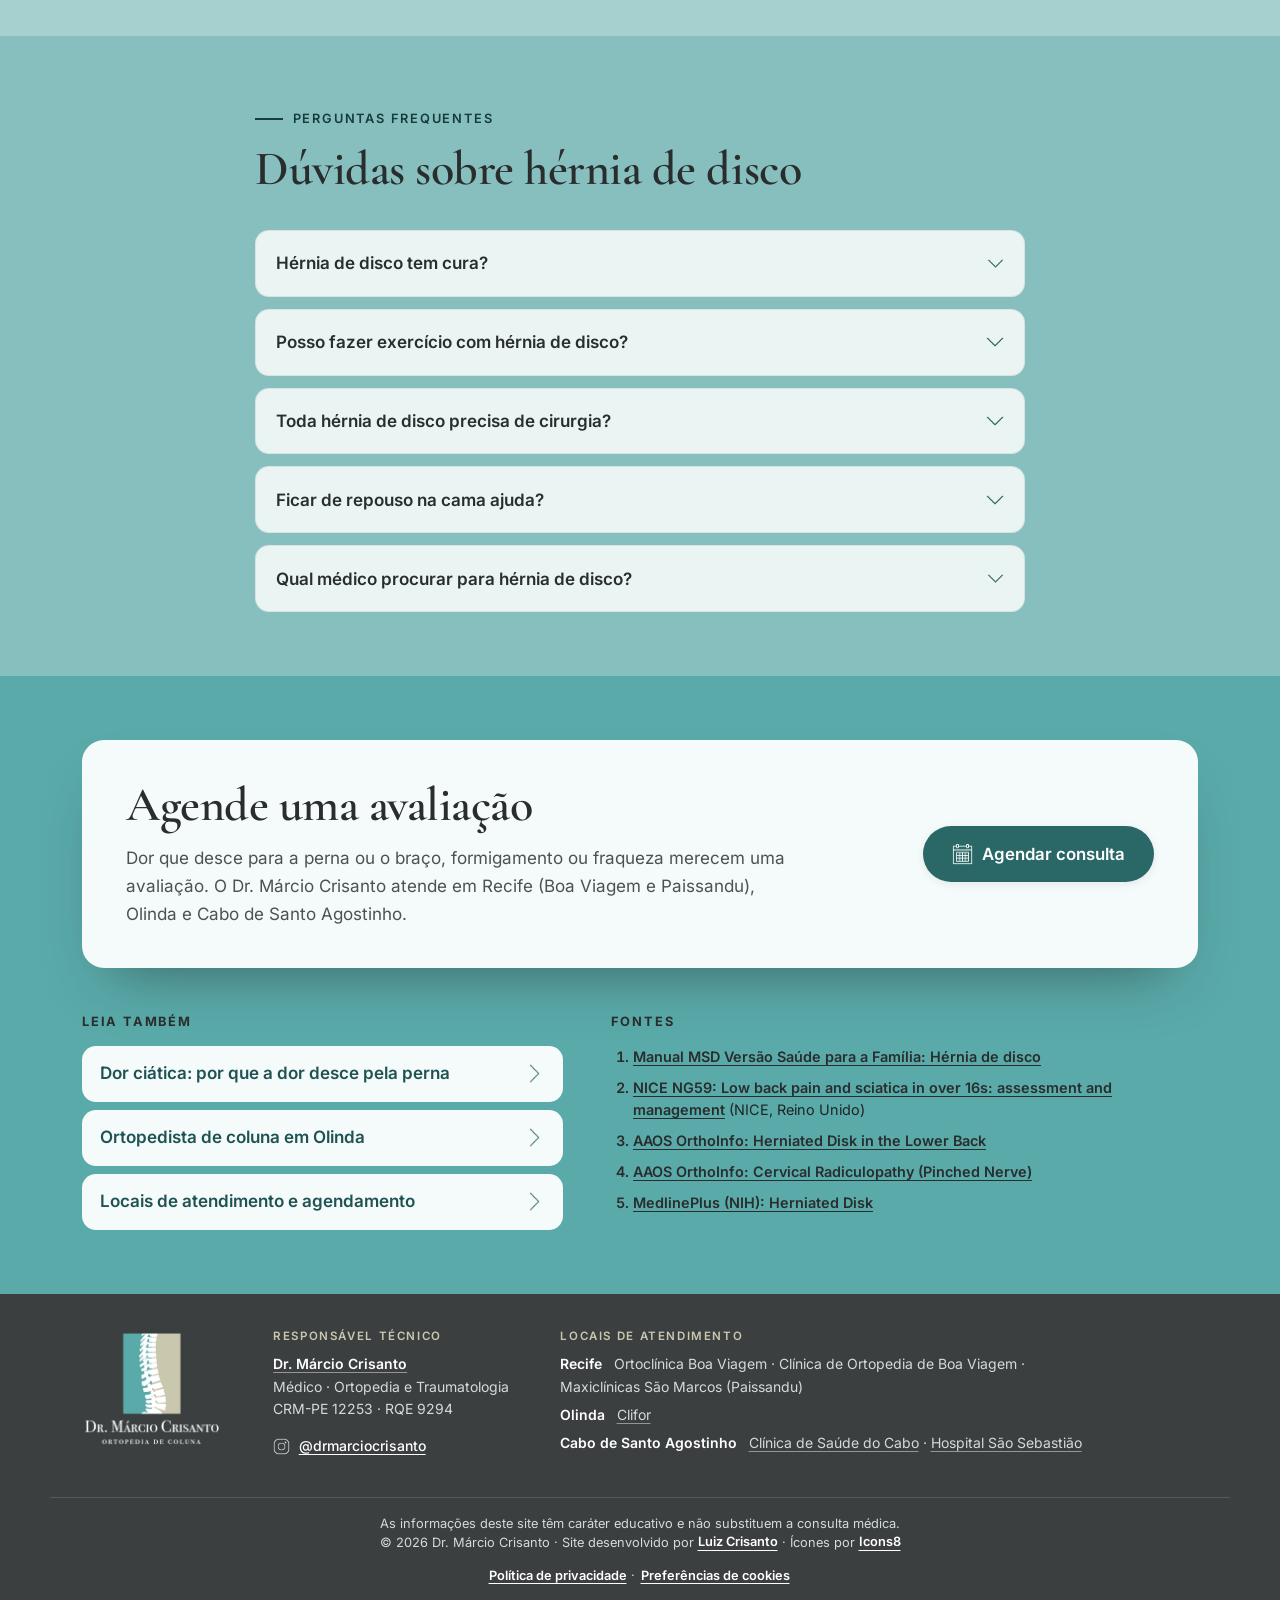
<file: hernia-de-disco/index.html>
<!DOCTYPE html>
<html lang="pt-BR">
<head>
  <meta charset="UTF-8">
  <meta name="viewport" content="width=device-width, initial-scale=1.0">
  <!-- Headers de segurança: ver o arquivo _headers (Netlify) -->
  <title>Hérnia de Disco: Sintomas e Tratamento em Recife</title>
  <meta name="description" content="Hérnia de disco lombar e cervical: sintomas, exames e quando a cirurgia é considerada. Consulta com ortopedista de coluna em Recife, Olinda e Cabo.">
  <link rel="canonical" href="https://www.drmarciocrisanto.com.br/hernia-de-disco/">
  <meta name="robots" content="index, follow, max-image-preview:large, max-snippet:-1">
  <meta name="theme-color" content="#3B3F3F">

  <meta property="og:type" content="article">
  <meta property="og:site_name" content="Dr. Márcio Crisanto">
  <meta property="og:locale" content="pt_BR">
  <meta property="og:title" content="Hérnia de disco: sintomas, diagnóstico e tratamento | Dr. Márcio Crisanto">
  <meta property="og:description" content="Hérnia de disco lombar e cervical: sintomas, exames e quando a cirurgia é considerada. Consulta com ortopedista de coluna em Recife, Olinda e Cabo.">
  <meta property="og:url" content="https://www.drmarciocrisanto.com.br/hernia-de-disco/">
  <meta property="og:image" content="https://www.drmarciocrisanto.com.br/assets/images/og-image.jpg">
  <meta property="og:image:width" content="1200">
  <meta property="og:image:height" content="630">
  <meta property="og:image:alt" content="Dr. Márcio Crisanto, ortopedista de coluna em Recife e Olinda">
  <meta name="twitter:card" content="summary_large_image">

  <link rel="icon" href="/favicon.ico" sizes="48x48">
  <link rel="icon" href="/assets/images/favicon-32.png" type="image/png" sizes="32x32">
  <link rel="icon" href="/assets/images/favicon-192.png" type="image/png" sizes="192x192">
  <link rel="apple-touch-icon" href="/assets/images/apple-touch-icon.png">
  <link rel="manifest" href="/site.webmanifest">
  <link rel="preload" href="/assets/fonts/inter-latin.woff2" as="font" type="font/woff2" crossorigin>
  <link rel="preload" href="/assets/fonts/cormorant-garamond-latin.woff2" as="font" type="font/woff2" crossorigin>
  <link rel="stylesheet" href="/css/variables.css?v=13">
  <link rel="stylesheet" href="/css/styles.css?v=15">

  <!-- Google Analytics 4 (G-GRQ0C4XLX9) com Modo de Consentimento: ver js/gtag-init.js e js/modules/consent.js -->
  <script src="/js/gtag-init.js?v=13"></script>
  <script async src="https://www.googletagmanager.com/gtag/js?id=G-GRQ0C4XLX9"></script>

  <script type="application/ld+json">
{
  "@context": "https://schema.org",
  "@graph": [
    {
      "@type": "MedicalWebPage",
      "@id": "https://www.drmarciocrisanto.com.br/hernia-de-disco/#pagina",
      "name": "Hérnia de Disco: Sintomas e Tratamento em Recife",
      "description": "Hérnia de disco lombar e cervical: sintomas, exames e quando a cirurgia é considerada. Consulta com ortopedista de coluna em Recife, Olinda e Cabo.",
      "url": "https://www.drmarciocrisanto.com.br/hernia-de-disco/",
      "inLanguage": "pt-BR",
      "isPartOf": {
        "@id": "https://www.drmarciocrisanto.com.br/#site"
      },
      "breadcrumb": {
        "@id": "https://www.drmarciocrisanto.com.br/hernia-de-disco/#breadcrumb"
      },
      "reviewedBy": {
        "@id": "https://www.drmarciocrisanto.com.br/#pessoa"
      },
      "author": {
        "@id": "https://www.drmarciocrisanto.com.br/#pessoa"
      },
      "lastReviewed": "2026-09-11",
      "datePublished": "2026-09-11",
      "dateModified": "2026-09-11",
      "medicalAudience": "https://schema.org/Patient",
      "about": {
        "@type": "MedicalCondition",
        "name": "Hérnia de disco",
        "alternateName": [
          "Hérnia discal",
          "Disco herniado",
          "Hérnia de disco lombar",
          "Hérnia de disco cervical"
        ],
        "description": "Saída de parte do núcleo do disco intervertebral por uma fissura do anel, que pode comprimir e inflamar uma raiz nervosa na coluna lombar ou cervical.",
        "signOrSymptom": [
          {
            "@type": "MedicalSignOrSymptom",
            "name": "Dor que irradia para a perna ou para o braço"
          },
          {
            "@type": "MedicalSignOrSymptom",
            "name": "Formigamento ou dormência"
          },
          {
            "@type": "MedicalSignOrSymptom",
            "name": "Fraqueza muscular"
          },
          {
            "@type": "MedicalSignOrSymptom",
            "name": "Dor lombar ou cervical"
          }
        ],
        "possibleTreatment": [
          {
            "@type": "MedicalTherapy",
            "name": "Medicação para dor e inflamação, com prescrição médica"
          },
          {
            "@type": "PhysicalTherapy",
            "name": "Fisioterapia"
          },
          {
            "@type": "MedicalTherapy",
            "name": "Atividade física orientada"
          },
          {
            "@type": "MedicalTherapy",
            "name": "Infiltração na coluna, em casos selecionados"
          },
          {
            "@type": "MedicalTherapy",
            "name": "Cirurgia, em situações específicas"
          }
        ]
      }
    },
    {
      "@type": "BreadcrumbList",
      "@id": "https://www.drmarciocrisanto.com.br/hernia-de-disco/#breadcrumb",
      "itemListElement": [
        {
          "@type": "ListItem",
          "position": 1,
          "name": "Início",
          "item": "https://www.drmarciocrisanto.com.br/"
        },
        {
          "@type": "ListItem",
          "position": 2,
          "name": "Hérnia de disco",
          "item": "https://www.drmarciocrisanto.com.br/hernia-de-disco/"
        }
      ]
    },
    {
      "@type": "FAQPage",
      "@id": "https://www.drmarciocrisanto.com.br/hernia-de-disco/#faq",
      "isPartOf": {
        "@id": "https://www.drmarciocrisanto.com.br/hernia-de-disco/#pagina"
      },
      "inLanguage": "pt-BR",
      "mainEntity": [
        {
          "@type": "Question",
          "name": "Hérnia de disco tem cura?",
          "acceptedAnswer": {
            "@type": "Answer",
            "text": "Na maioria dos casos, os sintomas melhoram bastante com o tratamento conservador, e parte da hérnia pode ser reabsorvida pelo próprio corpo. O disco não volta a ser igual ao de antes, mas muitas pessoas retomam a rotina sem dor. Como podem surgir novas crises, manter os exercícios e o acompanhamento faz diferença."
          }
        },
        {
          "@type": "Question",
          "name": "Posso fazer exercício com hérnia de disco?",
          "acceptedAnswer": {
            "@type": "Answer",
            "text": "Sim, e na maioria dos casos isso é recomendado. Na fase de dor forte, o ideal são atividades leves, como caminhadas curtas, respeitando o limite do corpo. Depois, exercícios de fortalecimento e alongamento com orientação profissional ajudam na recuperação. Atividades de impacto ou com carga pesada são retomadas aos poucos, conforme a orientação médica."
          }
        },
        {
          "@type": "Question",
          "name": "Toda hérnia de disco precisa de cirurgia?",
          "acceptedAnswer": {
            "@type": "Answer",
            "text": "Não. A maioria melhora sem cirurgia. Ela é considerada quando há síndrome da cauda equina, perda de força que vai piorando, ou dor que não melhora após tratamento adequado. A decisão é conversada com o paciente, depois de explicados os benefícios e os riscos."
          }
        },
        {
          "@type": "Question",
          "name": "Ficar de repouso na cama ajuda?",
          "acceptedAnswer": {
            "@type": "Answer",
            "text": "Repouso prolongado não é recomendado. Voltar a se movimentar logo, dentro do limite da dor, costuma favorecer a melhora."
          }
        },
        {
          "@type": "Question",
          "name": "Qual médico procurar para hérnia de disco?",
          "acceptedAnswer": {
            "@type": "Answer",
            "text": "O ortopedista com atuação em coluna avalia a hérnia, pede os exames necessários e conduz o tratamento, em conjunto com fisioterapeutas e outros profissionais quando preciso. Se houver sinais de alerta, o primeiro passo é o pronto-atendimento."
          }
        }
      ]
    }
  ]
}
  </script>
  <script type="module" src="/js/script.js?v=14"></script>
  <link rel="modulepreload" href="/js/modules/api.js">
  <link rel="modulepreload" href="/js/modules/menu.js">
  <link rel="modulepreload" href="/js/modules/scroll.js">
</head>
<body>
  <a class="skip-link" href="#conteudo">Pular para o conteúdo</a>

  <!-- ============ HEADER ============ -->
  <header class="header" id="topo">
    <div class="container header__inner">
      <a class="brand" href="/" aria-label="Dr. Márcio Crisanto, Ortopedia de coluna, página inicial">
        <img class="brand__mark" src="/assets/images/logo-mark.webp" alt="" width="29" height="41">
        <span class="brand__text">
          <span class="brand__name">Dr. Márcio Crisanto</span>
          <span class="brand__tagline">Ortopedia de coluna</span>
        </span>
      </a>

      <button class="menu-toggle" type="button" aria-expanded="false" aria-controls="menu-principal">
        <span class="icon icon--menu" aria-hidden="true"></span>
        <span class="visually-hidden">Abrir menu</span>
      </button>

      <nav class="nav" id="menu-principal" aria-label="Navegação principal">
        <ul class="nav__list">
          <li><a class="nav__link" href="/#tratamentos">O que tratamos</a></li>
          <li><a class="nav__link" href="/#cuidado">Como é o cuidado</a></li>
          <li><a class="nav__link" href="/#sobre">Sobre</a></li>
          <li><a class="nav__link" href="/#congressos">Congressos</a></li>
          <li><a class="nav__link" href="/#duvidas">Dúvidas</a></li>
          <li><a class="btn btn--primary btn--sm nav__cta" href="/#agendar">
            <span class="icon icon--calendar" aria-hidden="true"></span>Agendar consulta</a></li>
        </ul>
      </nav>
    </div>
  </header>

  <main id="conteudo">

    <!-- ============ TOPO DA PÁGINA ============ -->
    <section class="section section--1 page-hero" aria-labelledby="pagina-titulo">
      <div class="container container--read">
        <nav class="breadcrumb" aria-label="Você está em">
          <ol>
            <li><a href="/">Início</a></li>
            <li><span aria-current="page">Hérnia de disco</span></li>
          </ol>
        </nav>
        <p class="eyebrow">Coluna vertebral · Guia para o paciente</p>
        <h1 class="page-title" id="pagina-titulo">Hérnia de disco: sintomas, diagnóstico e tratamento</h1>
        <p class="page-hero__lead">
          A hérnia de disco é uma causa frequente de dor que desce para a perna ou para o braço.
          Na maioria dos casos, ela melhora sem cirurgia. Aqui você entende o que acontece na coluna,
          quais sinais pedem atenção e como o tratamento costuma ser conduzido.
        </p>
        <div class="author-box">
          <img class="author-box__photo" src="/assets/images/dr-marcio-crisanto-120.webp" alt="" width="60" height="60">
          <p class="author-box__text">
            <strong>Conteúdo revisado por <a href="/sobre/">Dr. Márcio Crisanto</a></strong>
            <span>Médico · Ortopedia e Traumatologia · CRM-PE 12253 · RQE 9294</span>
            <span>Última revisão: <time datetime="2026-09-11">11/09/2026</time></span>
          </p>
        </div>
      </div>
    </section>

    <!-- ============ O QUE É E SINTOMAS ============ -->
    <section class="section section--2" aria-labelledby="o-que-e">
      <div class="container container--read">
        <div class="article">
          <h2 class="section__title" id="o-que-e">O que é a hérnia de disco</h2>
          <p>
            Entre uma vértebra e outra existe um disco que funciona como amortecedor. Ele tem duas partes:
            o <strong>núcleo</strong>, uma parte central mais macia e gelatinosa, e o <strong>anel</strong>,
            uma camada externa firme que mantém o núcleo no lugar.
          </p>
          <p>
            A hérnia acontece quando parte do núcleo passa por uma fissura do anel e sai do seu espaço normal.
            Se esse material encosta em uma raiz nervosa (o começo de um nervo, logo na saída da coluna), pode
            causar dor, formigamento e fraqueza no caminho desse nervo. Além da compressão, existe uma inflamação
            local, o que explica por que a dor pode ser forte mesmo em hérnias pequenas.
          </p>

          <h3>Hérnia lombar e hérnia cervical</h3>
          <p>
            A <strong>hérnia lombar</strong> fica na parte baixa das costas e é a mais frequente. Quando irrita as
            raízes que formam o nervo ciático, a dor desce pela nádega e pela perna, o que se chama de
            <a href="/dor-ciatica/">dor ciática</a>.
          </p>
          <p>
            A <strong>hérnia cervical</strong> fica no pescoço. Nesse caso, a dor e o formigamento costumam descer
            para o ombro, o braço e a mão.
          </p>

          <h2 class="section__title article__h2">Sintomas</h2>
          <p>Os sintomas dependem do local da hérnia e de qual nervo está sendo irritado. Os mais comuns são:</p>
          <ul class="article__list">
            <li><strong>Dor irradiada:</strong> dor que desce da coluna para a perna (hérnia lombar) ou para o braço (hérnia cervical), muitas vezes mais forte no membro do que nas costas.</li>
            <li><strong>Formigamento ou dormência</strong> em uma área específica da perna, do pé, do braço ou da mão.</li>
            <li><strong>Fraqueza</strong> em alguns músculos, como dificuldade para levantar a ponta do pé ou para segurar objetos.</li>
            <li><strong>Piora</strong> ao ficar sentado por muito tempo, tossir, espirrar ou fazer força, em muitos casos.</li>
          </ul>
          <p>Nem toda hérnia causa sintomas. Muitas pessoas têm hérnia de disco na ressonância e não sentem nada.</p>
        </div>
      </div>
    </section>

    <!-- ============ CAUSAS E SINAIS DE ALERTA ============ -->
    <section class="section section--3" aria-labelledby="causas">
      <div class="container container--read">
        <div class="article">
          <h2 class="section__title" id="causas">Causas e fatores de risco</h2>
          <p>
            Com o passar dos anos, o disco perde água e elasticidade. Esse desgaste natural, chamado de
            degeneração discal, deixa o anel mais sujeito a fissuras. Muitas vezes a hérnia aparece sem um
            motivo claro, depois de um movimento simples do dia a dia.
          </p>
          <p>Alguns fatores aumentam a chance de ter uma hérnia de disco:</p>
          <ul class="article__list">
            <li>Idade adulta, principalmente entre os 30 e os 50 anos</li>
            <li>Trabalho com carga pesada, movimentos repetidos de dobrar e torcer o tronco ou muitas horas dirigindo</li>
            <li>Sobrepeso</li>
            <li>Tabagismo, que prejudica a nutrição do disco</li>
            <li>Sedentarismo e musculatura do tronco pouco condicionada</li>
            <li>Histórico de hérnia de disco na família</li>
          </ul>

          <h2 class="section__title article__h2" id="alerta">Quando procurar atendimento</h2>
          <p>
            Vale marcar uma consulta se a dor dura mais de algumas semanas, atrapalha o sono e o trabalho, ou vem
            com formigamento ou fraqueza que não passam. Algumas situações, porém, pedem atendimento no mesmo dia.
          </p>
        </div>

        <aside class="alert-box article__alert" aria-labelledby="alerta-titulo">
          <span class="icon-badge icon-badge--warn"><span class="icon icon--info" aria-hidden="true"></span></span>
          <div>
            <h3 class="alert-box__title" id="alerta-titulo">Sinais de alerta: procure um pronto-atendimento</h3>
            <ul class="alert-box__list">
              <li>Dificuldade para urinar ou perda de controle da urina ou das fezes</li>
              <li>Dormência na região genital, em volta do ânus ou na parte interna das coxas</li>
              <li>Fraqueza nas pernas que piora rápido, ou dor ciática nas duas pernas ao mesmo tempo</li>
              <li>Dor forte depois de queda ou acidente</li>
              <li>Dor nas costas com febre ou perda de peso sem explicação</li>
            </ul>
            <p class="alert-box__note">
              Os três primeiros sinais podem indicar a <strong>síndrome da cauda equina</strong>, uma compressão
              grave dos nervos da parte final da coluna, que precisa de avaliação com urgência.
            </p>
          </div>
        </aside>
      </div>
    </section>

    <!-- ============ DIAGNÓSTICO ============ -->
    <section class="section section--4" aria-labelledby="diagnostico">
      <div class="container container--read">
        <div class="article">
          <h2 class="section__title" id="diagnostico">Como é feito o diagnóstico</h2>
          <p>
            O diagnóstico começa na consulta. O médico pergunta como a dor começou, para onde ela vai e o que
            melhora ou piora. No exame físico, avalia a força, a sensibilidade e os reflexos, e faz manobras que
            esticam o nervo, como elevar a perna estendida.
          </p>
          <p>
            A <strong>ressonância magnética</strong> é o exame que mostra com mais detalhe o disco e os nervos. Ela costuma ser
            pedida quando há sinais de alerta ou perda de força, quando a dor não melhora após algumas semanas de
            tratamento, ou quando se discute infiltração ou cirurgia. Nas primeiras semanas, sem sinais de alerta,
            muitas vezes ela não é necessária.
          </p>

          <h3>A imagem nem sempre explica a dor</h3>
          <p>
            Alterações no disco aparecem com frequência em exames de pessoas sem nenhuma dor. Por isso, a
            ressonância é sempre interpretada junto com os sintomas e o exame físico. Um laudo com as palavras
            "hérnia" ou "protrusão" não significa, sozinho, que existe indicação de cirurgia.
          </p>
        </div>
      </div>
    </section>

    <!-- ============ TRATAMENTO E EVOLUÇÃO ============ -->
    <section class="section section--5" aria-labelledby="tratamento">
      <div class="container container--read">
        <div class="article">
          <h2 class="section__title" id="tratamento">Como é o tratamento</h2>
          <p>
            O tratamento é individual e, na maioria dos casos, começa pelas opções conservadoras, ou seja,
            sem cirurgia.
          </p>

          <h3>Tratamento conservador</h3>
          <ul class="article__list">
            <li><strong>Medicação</strong> para controlar a dor e a inflamação, sempre com prescrição e acompanhamento médico.</li>
            <li><strong>Fisioterapia</strong>, com exercícios de mobilidade, fortalecimento e controle do tronco.</li>
            <li><strong>Atividade orientada:</strong> manter-se ativo dentro do limite da dor costuma ajudar mais do que ficar deitado.</li>
            <li><strong>Ajustes na rotina</strong>, como pausas ao ficar sentado e cuidado ao carregar peso.</li>
          </ul>

          <h3>Infiltração</h3>
          <p>
            Em casos selecionados, quando a dor irradiada é forte e não melhora com as medidas iniciais, pode ser
            indicada uma infiltração: a aplicação de medicamento perto da raiz nervosa, guiada por imagem. O
            objetivo é aliviar a dor para permitir a reabilitação. A indicação é avaliada caso a caso.
          </p>

          <h3>Cirurgia</h3>
          <p>A cirurgia é considerada em situações específicas:</p>
          <ul class="article__list">
            <li>Síndrome da cauda equina, que é uma urgência</li>
            <li>Perda de força progressiva, ou seja, que vai piorando</li>
            <li>Dor que não melhora após tratamento conservador adequado, que continua limitando a vida e tem relação com a hérnia vista no exame</li>
          </ul>
          <p>
            Nesses casos, o objetivo é liberar o nervo comprimido. A técnica, os benefícios esperados, os riscos e
            a recuperação são explicados na consulta, e a decisão é conversada com o paciente.
          </p>

          <h2 class="section__title article__h2">Evolução: o que esperar</h2>
          <p>
            Muitas hérnias melhoram em semanas a meses. O corpo tende a reabsorver parte do material que saiu do
            disco, e a inflamação diminui com o tempo. A dor na perna ou no braço costuma aliviar primeiro; o
            formigamento pode levar mais tempo.
          </p>
          <p>
            O acompanhamento permite ajustar o tratamento conforme a evolução. Depois da fase de dor, exercícios
            regulares ajudam a proteger a coluna.
          </p>
        </div>
      </div>
    </section>

    <!-- ============ PERGUNTAS FREQUENTES ============ -->
    <section class="section section--6" aria-labelledby="duvidas-titulo">
      <div class="container container--read">
        <header class="section__head">
          <p class="eyebrow">Perguntas frequentes</p>
          <h2 class="section__title" id="duvidas-titulo">Dúvidas sobre hérnia de disco</h2>
        </header>
        <div class="faq">
          <details class="faq__item">
            <summary class="faq__q">Hérnia de disco tem cura?</summary>
            <div class="faq__a"><p>Na maioria dos casos, os sintomas melhoram bastante com o tratamento conservador, e parte da hérnia pode ser reabsorvida pelo próprio corpo. O disco não volta a ser igual ao de antes, mas muitas pessoas retomam a rotina sem dor. Como podem surgir novas crises, manter os exercícios e o acompanhamento faz diferença.</p></div>
          </details>
          <details class="faq__item">
            <summary class="faq__q">Posso fazer exercício com hérnia de disco?</summary>
            <div class="faq__a"><p>Sim, e na maioria dos casos isso é recomendado. Na fase de dor forte, o ideal são atividades leves, como caminhadas curtas, respeitando o limite do corpo. Depois, exercícios de fortalecimento e alongamento com orientação profissional ajudam na recuperação. Atividades de impacto ou com carga pesada são retomadas aos poucos, conforme a orientação médica.</p></div>
          </details>
          <details class="faq__item">
            <summary class="faq__q">Toda hérnia de disco precisa de cirurgia?</summary>
            <div class="faq__a"><p>Não. A maioria melhora sem cirurgia. Ela é considerada quando há síndrome da cauda equina, perda de força que vai piorando, ou dor que não melhora após tratamento adequado. A decisão é conversada com o paciente, depois de explicados os benefícios e os riscos.</p></div>
          </details>
          <details class="faq__item">
            <summary class="faq__q">Ficar de repouso na cama ajuda?</summary>
            <div class="faq__a"><p>Repouso prolongado não é recomendado. Voltar a se movimentar logo, dentro do limite da dor, costuma favorecer a melhora.</p></div>
          </details>
          <details class="faq__item">
            <summary class="faq__q">Qual médico procurar para hérnia de disco?</summary>
            <div class="faq__a"><p>O ortopedista com atuação em coluna avalia a hérnia, pede os exames necessários e conduz o tratamento, em conjunto com fisioterapeutas e outros profissionais quando preciso. Se houver sinais de alerta, o primeiro passo é o pronto-atendimento.</p></div>
          </details>
        </div>
      </div>
    </section>

    <!-- ============ AGENDAR, LEIA TAMBÉM E FONTES ============ -->
    <section class="section section--7 page-end" aria-labelledby="cta-titulo">
      <div class="container">
        <div class="cta-box" data-hides-mobile-cta>
          <div class="cta-box__text">
            <h2 class="section__title" id="cta-titulo">Agende uma avaliação</h2>
            <p>
              Dor que desce para a perna ou o braço, formigamento ou fraqueza merecem uma avaliação. O Dr. Márcio
              Crisanto atende em Recife (Boa Viagem e Paissandu), Olinda e Cabo de Santo Agostinho.
            </p>
          </div>
          <div class="cta-box__actions">
            <a class="btn btn--primary btn--lg" href="/#agendar">
              <span class="icon icon--calendar" aria-hidden="true"></span>Agendar consulta</a>
          </div>
        </div>

        <div class="page-end__grid">
          <nav class="related" aria-labelledby="leia-titulo">
            <h2 class="related__title" id="leia-titulo">Leia também</h2>
            <ul class="related-links">
              <li><a class="related-links__item" href="/dor-ciatica/"><span>Dor ciática: por que a dor desce pela perna</span><span class="icon icon--forward" aria-hidden="true"></span></a></li>
              <li><a class="related-links__item" href="/ortopedista-coluna-olinda/"><span>Ortopedista de coluna em Olinda</span><span class="icon icon--forward" aria-hidden="true"></span></a></li>
              <li><a class="related-links__item" href="/#agendar"><span>Locais de atendimento e agendamento</span><span class="icon icon--forward" aria-hidden="true"></span></a></li>
            </ul>
          </nav>
          <section class="sources" aria-labelledby="fontes-titulo">
            <h2 class="sources__title" id="fontes-titulo">Fontes</h2>
            <ol class="sources__list">
              <li><a href="https://www.msdmanuals.com/pt/casa/dist%C3%BArbios-%C3%B3sseos-articulares-e-musculares/dor-lombar-e-no-pesco%C3%A7o/h%C3%A9rnia-de-disco" target="_blank" rel="noopener noreferrer">Manual MSD Versão Saúde para a Família: Hérnia de disco<span class="visually-hidden"> (abre em nova aba)</span></a></li>
              <li><a href="https://www.ncbi.nlm.nih.gov/books/NBK562933/" target="_blank" rel="noopener noreferrer">NICE NG59: Low back pain and sciatica in over 16s: assessment and management<span class="visually-hidden"> (abre em nova aba)</span></a> (NICE, Reino Unido)</li>
              <li><a href="https://www.orthoinfo.org/diseases--conditions/herniated-disk-in-the-lower-back" target="_blank" rel="noopener noreferrer">AAOS OrthoInfo: Herniated Disk in the Lower Back<span class="visually-hidden"> (abre em nova aba)</span></a></li>
              <li><a href="https://www.orthoinfo.org/diseases--conditions/cervical-radiculopathy-pinched-nerve" target="_blank" rel="noopener noreferrer">AAOS OrthoInfo: Cervical Radiculopathy (Pinched Nerve)<span class="visually-hidden"> (abre em nova aba)</span></a></li>
              <li><a href="https://medlineplus.gov/herniateddisk.html" target="_blank" rel="noopener noreferrer">MedlinePlus (NIH): Herniated Disk<span class="visually-hidden"> (abre em nova aba)</span></a></li>
            </ol>
          </section>
        </div>
      </div>
    </section>
  </main>

  <!-- ============ FOOTER ============ -->
  <footer class="footer">
    <div class="container footer__grid">
      <div class="footer__brand">
        <img class="footer__logo" src="/assets/images/logo-lockup-white.webp" alt="Dr. Márcio Crisanto, Ortopedia de Coluna" width="284" height="238" loading="lazy">
      </div>

      <div class="footer__col footer__col--doctor">
        <h2 class="footer__title">Responsável técnico</h2>
        <p class="footer__doctor"><strong><a class="footer__place-link" href="/sobre/">Dr. Márcio Crisanto</a></strong><br>Médico · Ortopedia e Traumatologia<br>CRM-PE 12253 · RQE 9294</p>
        <a class="footer__social" href="https://www.instagram.com/drmarciocrisanto/" target="_blank" rel="noopener noreferrer">
          <span class="icon icon--instagram" aria-hidden="true"></span>@drmarciocrisanto<span class="visually-hidden"> (abre em nova aba)</span></a>
      </div>

      <div class="footer__col footer__col--places">
        <h2 class="footer__title">Locais de atendimento</h2>
        <dl class="footer__places">
          <div>
            <dt>Recife</dt>
            <dd><span>Ortoclínica Boa Viagem</span>&nbsp;· <span>Clínica de Ortopedia de Boa Viagem</span>&nbsp;· <span>Maxiclínicas São Marcos (Paissandu)</span></dd>
          </div>
          <div>
            <dt>Olinda</dt>
            <dd><a class="footer__place-link" href="/ortopedista-coluna-olinda/">Clifor</a></dd>
          </div>
          <div>
            <dt>Cabo de Santo Agostinho</dt>
            <dd><a class="footer__place-link" href="/ortopedista-coluna-cabo-de-santo-agostinho/"><span>Clínica de Saúde do Cabo</span></a>&nbsp;· <a class="footer__place-link" href="/ortopedista-coluna-cabo-de-santo-agostinho/"><span>Hospital São Sebastião</span></a></dd>
          </div>
        </dl>
      </div>
    </div>

    <div class="container footer__bottom">
      <p>As informações deste site têm caráter educativo e não substituem a consulta médica.</p>
      <p>
        © <span data-year>2026</span> Dr. Márcio Crisanto ·
        Site desenvolvido por <a href="https://devluizcrisanto.com.br" target="_blank" rel="noopener noreferrer">Luiz Crisanto<span class="visually-hidden"> (abre em nova aba)</span></a> ·
        Ícones por <a href="https://icons8.com.br" target="_blank" rel="noopener noreferrer">Icons8<span class="visually-hidden"> (abre em nova aba)</span></a>
      </p>
      <p><a href="/privacidade/">Política de privacidade</a> · <button type="button" class="linklike" data-consent-open>Preferências de cookies</button></p>
    </div>
  </footer>

  <!-- Barra de agendamento fixa no mobile -->
  <div class="mobile-cta" data-mobile-cta>
    <a class="btn btn--primary btn--block" href="/#agendar">
      <span class="icon icon--calendar" aria-hidden="true"></span>Agendar consulta</a>
  </div>

  <a class="to-top" href="#topo" data-to-top aria-label="Voltar ao topo">
    <span class="icon icon--up" aria-hidden="true"></span>
  </a>
</body>
</html>
</file>
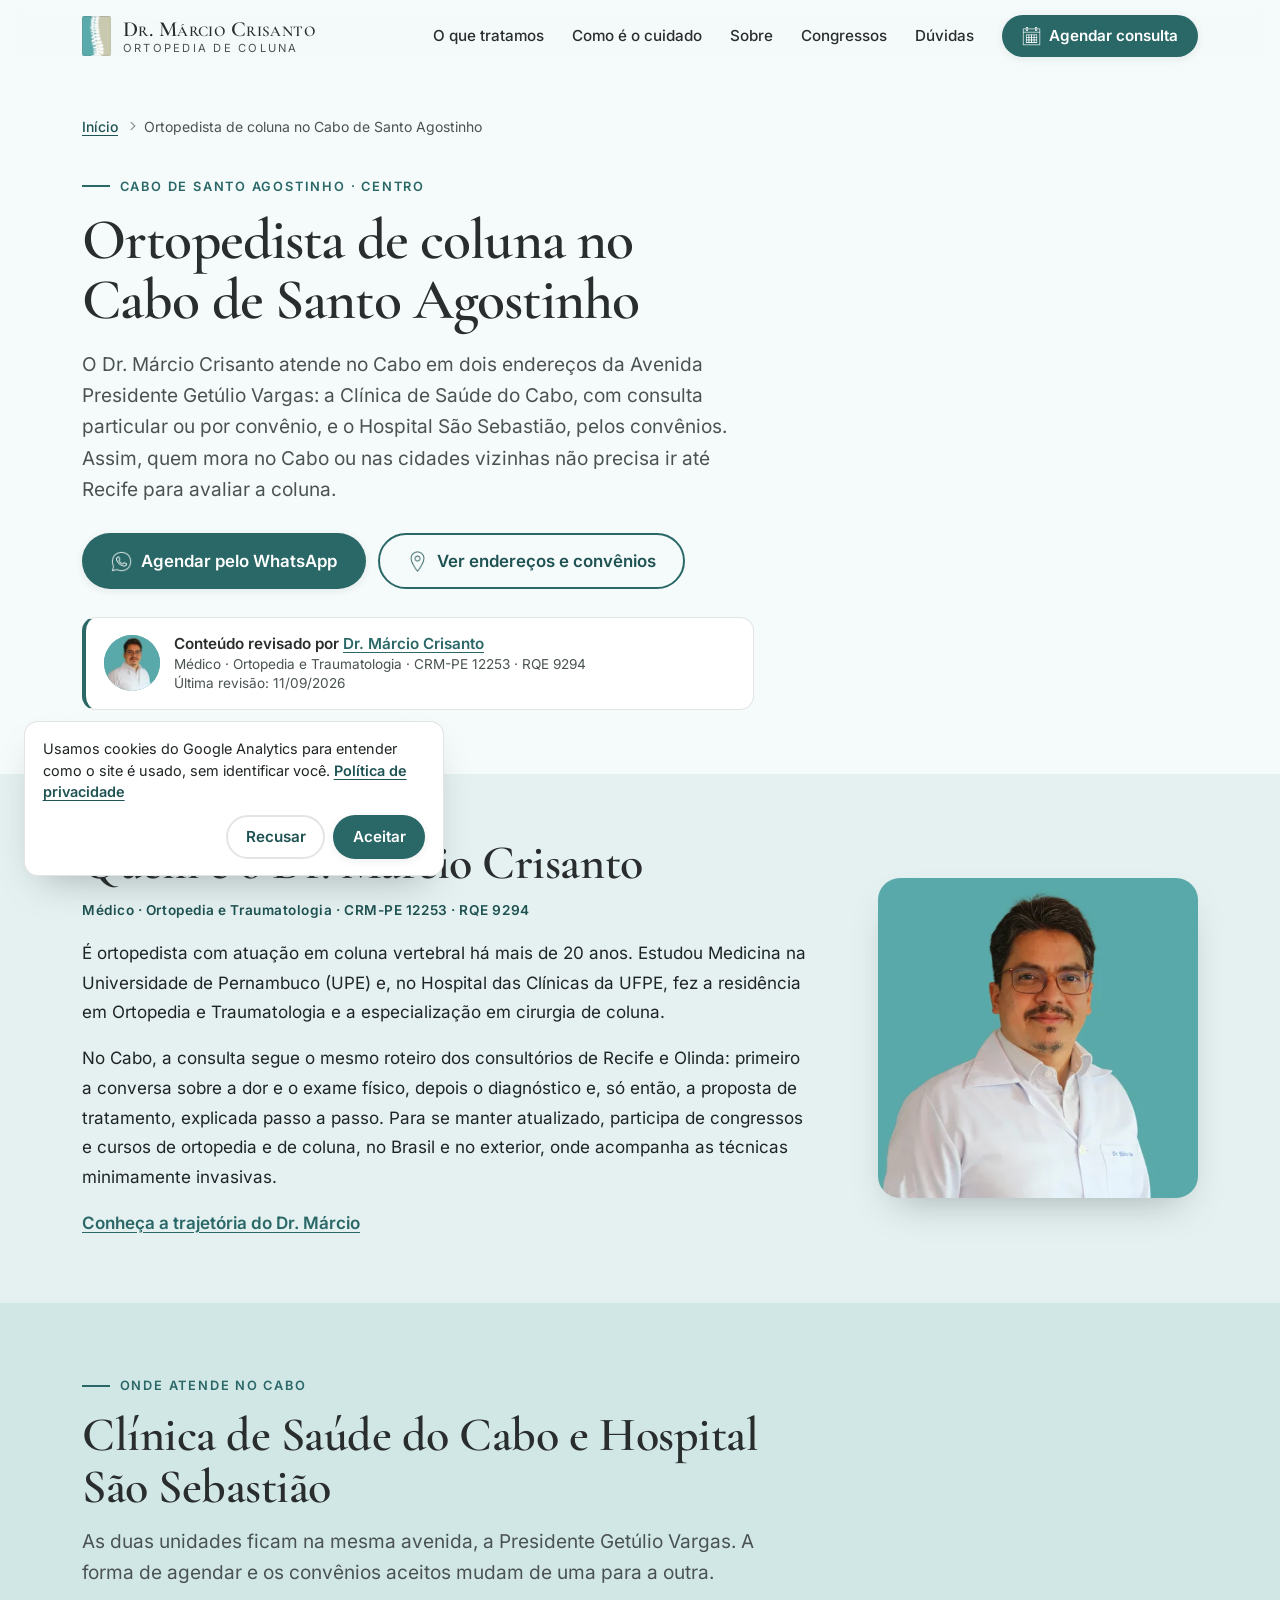
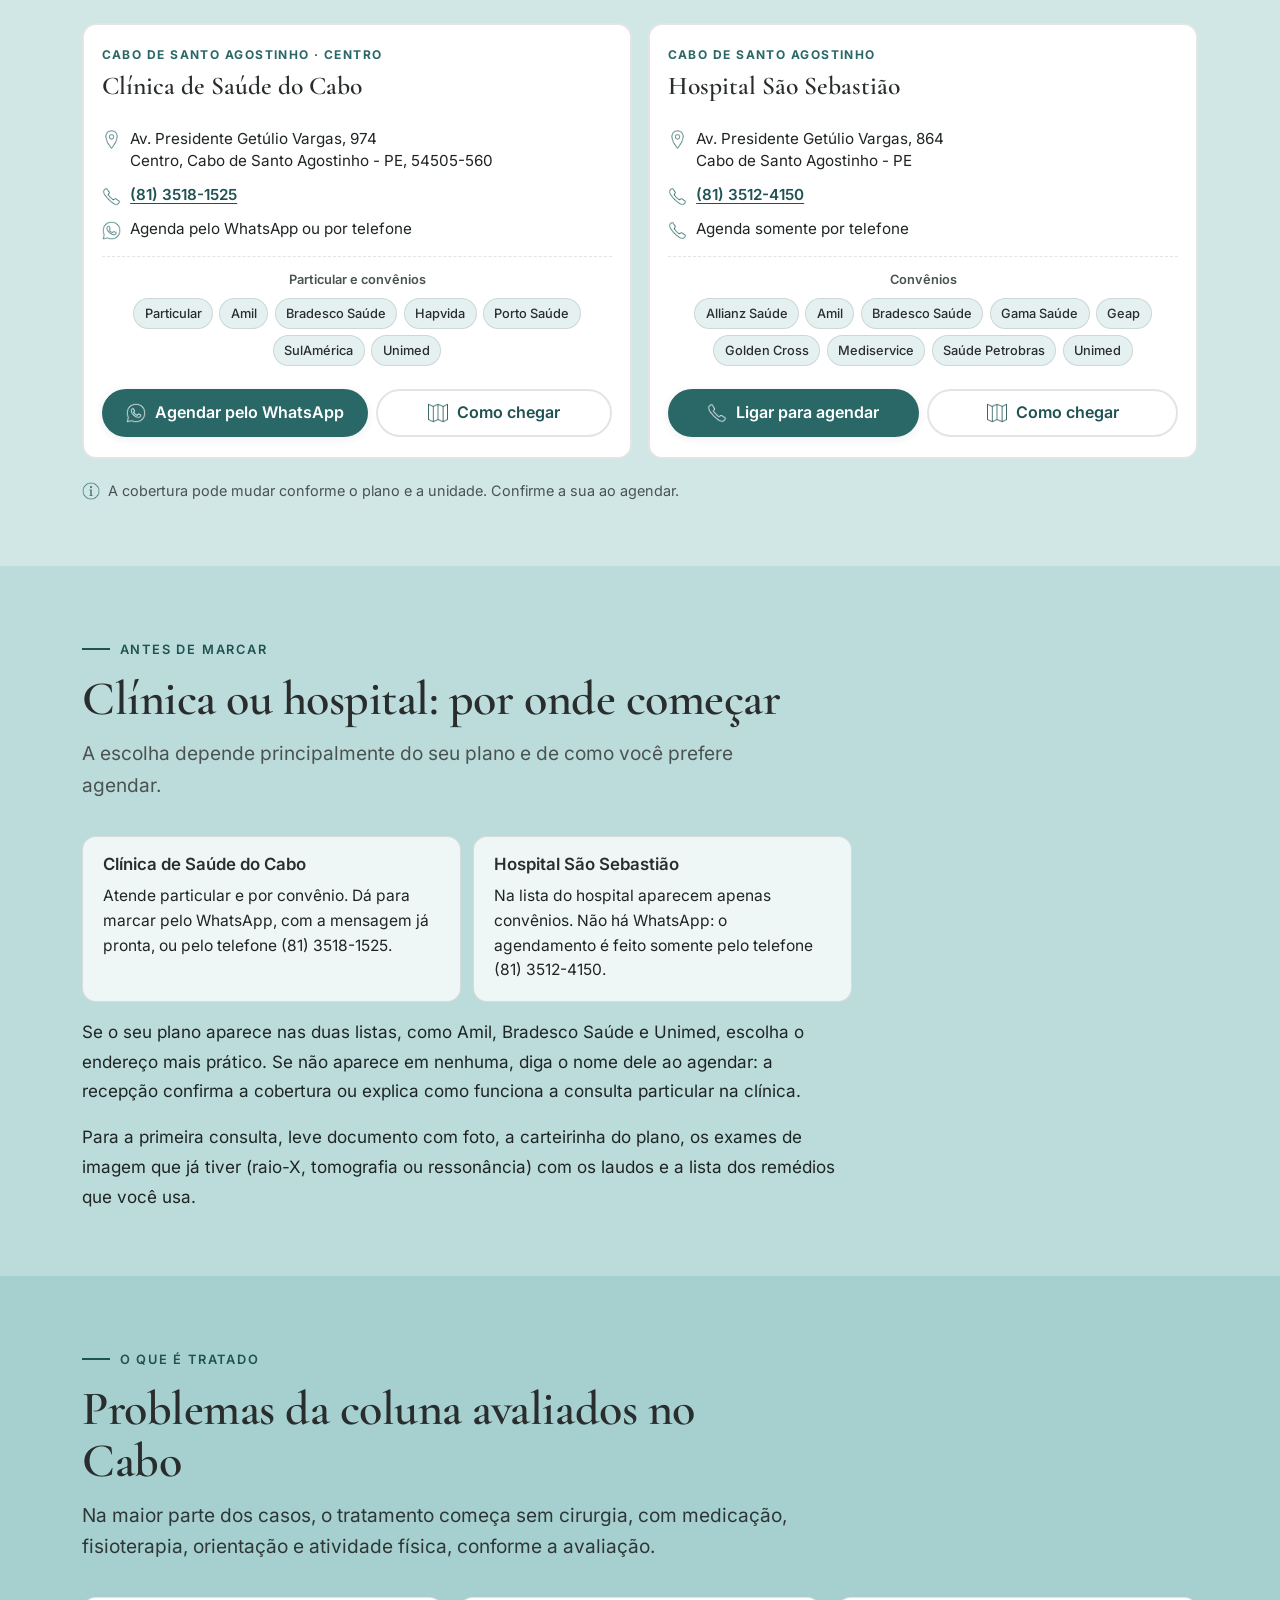
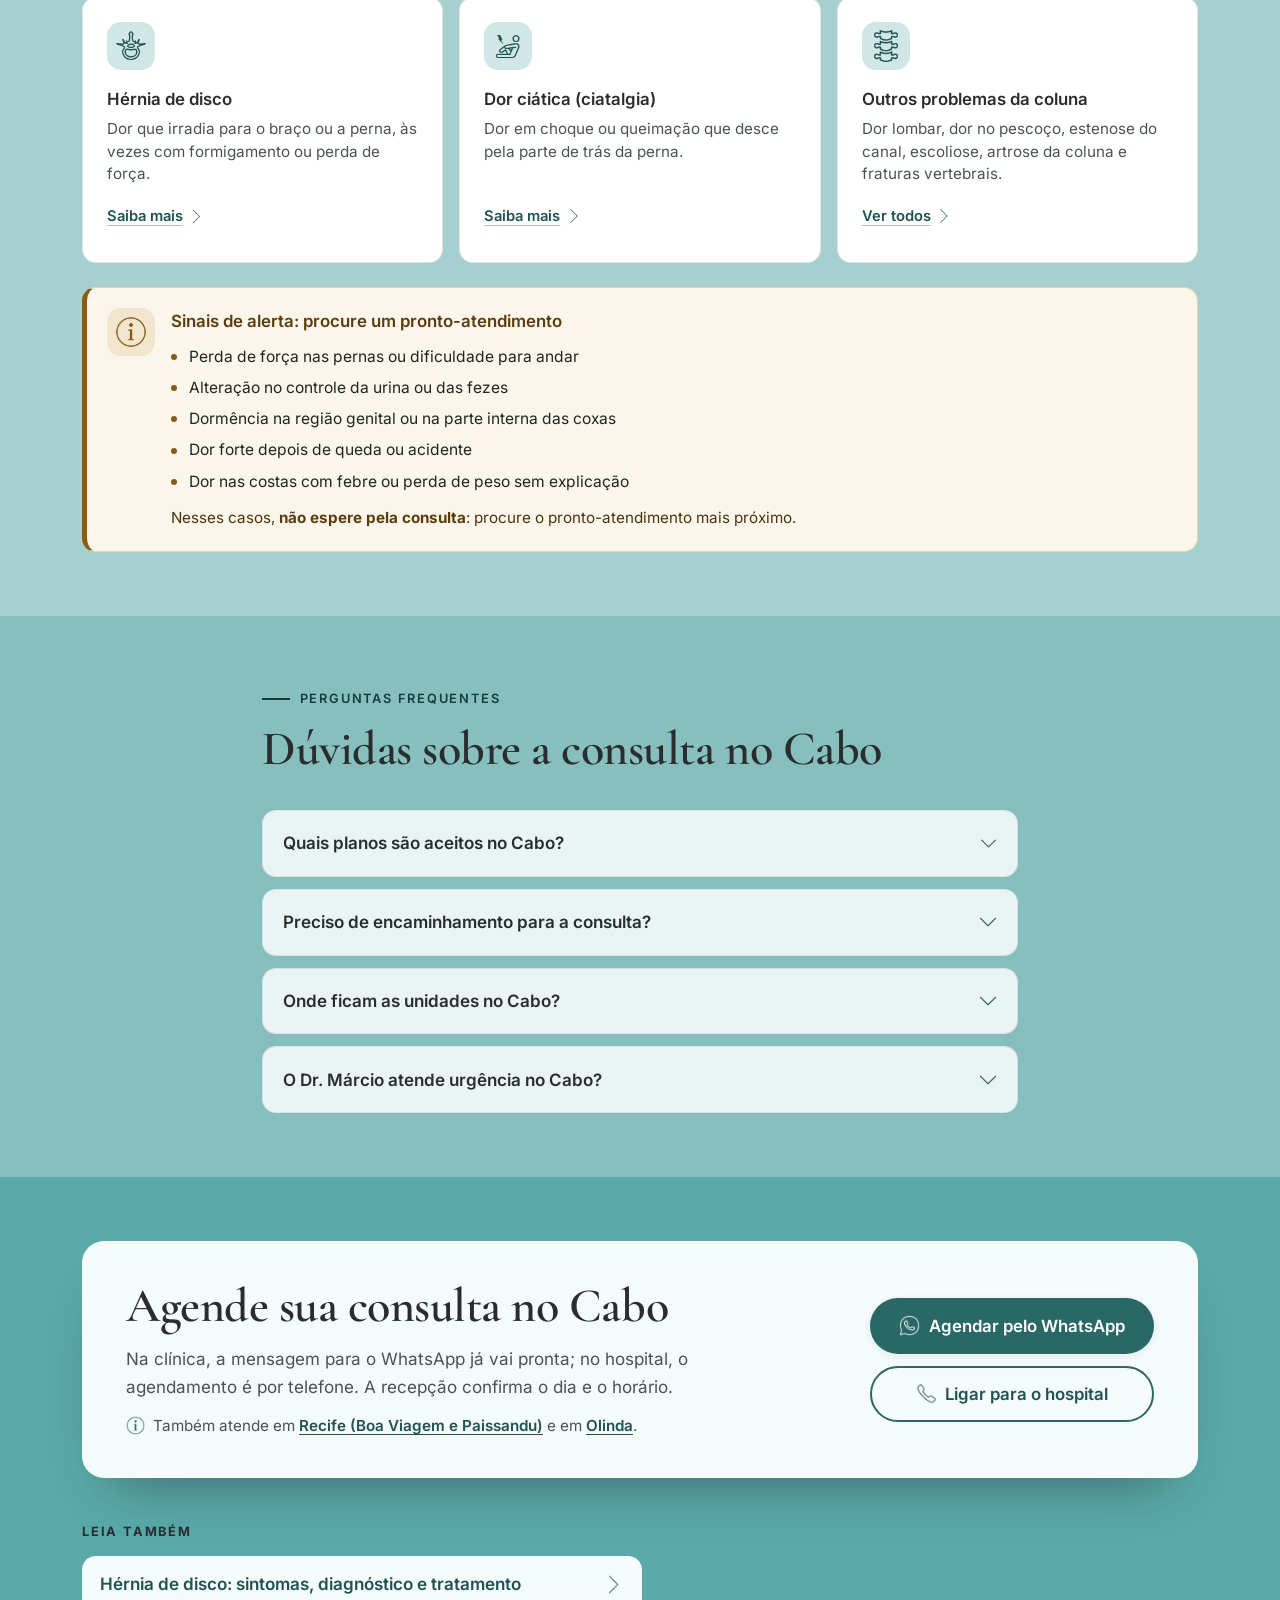
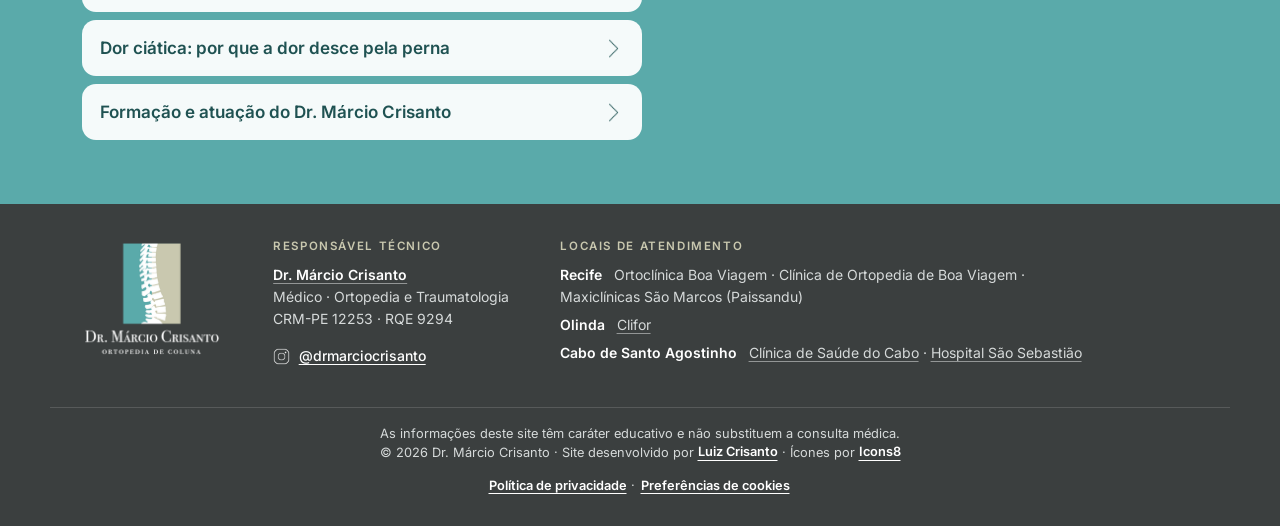
<file: ortopedista-coluna-cabo-de-santo-agostinho/index.html>
<!DOCTYPE html>
<html lang="pt-BR">
<head>
  <meta charset="UTF-8">
  <meta name="viewport" content="width=device-width, initial-scale=1.0">
  <!-- Headers de segurança: ver o arquivo _headers (Netlify) -->
  <title>Ortopedista de Coluna no Cabo de Santo Agostinho</title>
  <meta name="description" content="Ortopedista de coluna no Cabo de Santo Agostinho: Clínica de Saúde do Cabo e Hospital São Sebastião. Endereços, telefones e convênios. CRM-PE 12253.">
  <link rel="canonical" href="https://www.drmarciocrisanto.com.br/ortopedista-coluna-cabo-de-santo-agostinho/">
  <meta name="robots" content="index, follow, max-image-preview:large, max-snippet:-1">
  <meta name="theme-color" content="#3B3F3F">

  <meta property="og:type" content="website">
  <meta property="og:site_name" content="Dr. Márcio Crisanto">
  <meta property="og:locale" content="pt_BR">
  <meta property="og:title" content="Ortopedista de coluna no Cabo de Santo Agostinho | Dr. Márcio Crisanto">
  <meta property="og:description" content="Ortopedista de coluna no Cabo de Santo Agostinho: Clínica de Saúde do Cabo e Hospital São Sebastião. Endereços, telefones e convênios. CRM-PE 12253.">
  <meta property="og:url" content="https://www.drmarciocrisanto.com.br/ortopedista-coluna-cabo-de-santo-agostinho/">
  <meta property="og:image" content="https://www.drmarciocrisanto.com.br/assets/images/og-image.jpg">
  <meta property="og:image:width" content="1200">
  <meta property="og:image:height" content="630">
  <meta property="og:image:alt" content="Dr. Márcio Crisanto, ortopedista de coluna em Recife, Olinda e Cabo de Santo Agostinho">
  <meta name="twitter:card" content="summary_large_image">

  <meta name="geo.region" content="BR-PE">
  <meta name="geo.placename" content="Cabo de Santo Agostinho">

  <link rel="icon" href="/favicon.ico" sizes="48x48">
  <link rel="icon" href="/assets/images/favicon-32.png" type="image/png" sizes="32x32">
  <link rel="icon" href="/assets/images/favicon-192.png" type="image/png" sizes="192x192">
  <link rel="apple-touch-icon" href="/assets/images/apple-touch-icon.png">
  <link rel="manifest" href="/site.webmanifest">
  <link rel="preload" href="/assets/fonts/inter-latin.woff2" as="font" type="font/woff2" crossorigin>
  <link rel="preload" href="/assets/fonts/cormorant-garamond-latin.woff2" as="font" type="font/woff2" crossorigin>
  <link rel="stylesheet" href="/css/variables.css?v=13">
  <link rel="stylesheet" href="/css/styles.css?v=15">

  <!-- Google Analytics 4 (G-GRQ0C4XLX9) com Modo de Consentimento: ver js/gtag-init.js e js/modules/consent.js -->
  <script src="/js/gtag-init.js?v=13"></script>
  <script async src="https://www.googletagmanager.com/gtag/js?id=G-GRQ0C4XLX9"></script>

  <script type="application/ld+json">
{
  "@context": "https://schema.org",
  "@graph": [
    {
      "@type": "WebPage",
      "@id": "https://www.drmarciocrisanto.com.br/ortopedista-coluna-cabo-de-santo-agostinho/#pagina",
      "url": "https://www.drmarciocrisanto.com.br/ortopedista-coluna-cabo-de-santo-agostinho/",
      "name": "Ortopedista de Coluna no Cabo de Santo Agostinho",
      "description": "Ortopedista de coluna no Cabo de Santo Agostinho: Clínica de Saúde do Cabo e Hospital São Sebastião. Endereços, telefones e convênios. CRM-PE 12253.",
      "inLanguage": "pt-BR",
      "isPartOf": {
        "@id": "https://www.drmarciocrisanto.com.br/#site"
      },
      "breadcrumb": {
        "@id": "https://www.drmarciocrisanto.com.br/ortopedista-coluna-cabo-de-santo-agostinho/#breadcrumb"
      },
      "about": {
        "@id": "https://www.drmarciocrisanto.com.br/#medico"
      },
      "mentions": [
        {
          "@id": "https://www.drmarciocrisanto.com.br/#clinica-saude-cabo"
        },
        {
          "@id": "https://www.drmarciocrisanto.com.br/#hospital-sao-sebastiao"
        }
      ],
      "reviewedBy": {
        "@id": "https://www.drmarciocrisanto.com.br/#pessoa"
      },
      "primaryImageOfPage": {
        "@id": "https://www.drmarciocrisanto.com.br/#foto"
      },
      "lastReviewed": "2026-09-11",
      "datePublished": "2026-09-11",
      "dateModified": "2026-09-11"
    },
    {
      "@type": "BreadcrumbList",
      "@id": "https://www.drmarciocrisanto.com.br/ortopedista-coluna-cabo-de-santo-agostinho/#breadcrumb",
      "itemListElement": [
        {
          "@type": "ListItem",
          "position": 1,
          "name": "Início",
          "item": "https://www.drmarciocrisanto.com.br/"
        },
        {
          "@type": "ListItem",
          "position": 2,
          "name": "Ortopedista de coluna no Cabo de Santo Agostinho",
          "item": "https://www.drmarciocrisanto.com.br/ortopedista-coluna-cabo-de-santo-agostinho/"
        }
      ]
    },
    {
      "@type": "FAQPage",
      "@id": "https://www.drmarciocrisanto.com.br/ortopedista-coluna-cabo-de-santo-agostinho/#faq",
      "isPartOf": {
        "@id": "https://www.drmarciocrisanto.com.br/ortopedista-coluna-cabo-de-santo-agostinho/#pagina"
      },
      "inLanguage": "pt-BR",
      "mainEntity": [
        {
          "@type": "Question",
          "name": "Quais planos são aceitos no Cabo?",
          "acceptedAnswer": {
            "@type": "Answer",
            "text": "Na Clínica de Saúde do Cabo, particular e os convênios Amil, Bradesco Saúde, Hapvida, Porto Saúde, SulAmérica e Unimed. No Hospital São Sebastião, os convênios Allianz Saúde, Amil, Bradesco Saúde, Gama Saúde, Geap, Golden Cross, Mediservice, Saúde Petrobras e Unimed. Como a cobertura pode mudar conforme o plano, confirme o seu ao agendar."
          }
        },
        {
          "@type": "Question",
          "name": "Preciso de encaminhamento para a consulta?",
          "acceptedAnswer": {
            "@type": "Answer",
            "text": "Para consulta particular na Clínica de Saúde do Cabo, não. Alguns convênios pedem guia ou encaminhamento de outro médico; a recepção da unidade informa na hora de marcar."
          }
        },
        {
          "@type": "Question",
          "name": "Onde ficam as unidades no Cabo?",
          "acceptedAnswer": {
            "@type": "Answer",
            "text": "As duas ficam na Avenida Presidente Getúlio Vargas: a Clínica de Saúde do Cabo no número 974, no Centro (CEP 54505-560), e o Hospital São Sebastião no número 864. O botão \"Como chegar\" de cada unidade abre o endereço no Google Maps."
          }
        },
        {
          "@type": "Question",
          "name": "O Dr. Márcio atende urgência no Cabo?",
          "acceptedAnswer": {
            "@type": "Answer",
            "text": "Não. As consultas são com hora marcada. Diante de sinais de alerta, como perda de força nas pernas ou alteração no controle da urina ou das fezes, procure um pronto-atendimento sem esperar pela consulta."
          }
        }
      ]
    }
  ]
}
  </script>
  <script type="module" src="/js/script.js?v=14"></script>
  <link rel="modulepreload" href="/js/modules/api.js">
  <link rel="modulepreload" href="/js/modules/menu.js">
  <link rel="modulepreload" href="/js/modules/scroll.js">
</head>
<body>
  <a class="skip-link" href="#conteudo">Pular para o conteúdo</a>

  <!-- ============ HEADER ============ -->
  <header class="header" id="topo">
    <div class="container header__inner">
      <a class="brand" href="/" aria-label="Dr. Márcio Crisanto, Ortopedia de coluna, página inicial">
        <img class="brand__mark" src="/assets/images/logo-mark.webp" alt="" width="29" height="41">
        <span class="brand__text">
          <span class="brand__name">Dr. Márcio Crisanto</span>
          <span class="brand__tagline">Ortopedia de coluna</span>
        </span>
      </a>

      <button class="menu-toggle" type="button" aria-expanded="false" aria-controls="menu-principal">
        <span class="icon icon--menu" aria-hidden="true"></span>
        <span class="visually-hidden">Abrir menu</span>
      </button>

      <nav class="nav" id="menu-principal" aria-label="Navegação principal">
        <ul class="nav__list">
          <li><a class="nav__link" href="/#tratamentos">O que tratamos</a></li>
          <li><a class="nav__link" href="/#cuidado">Como é o cuidado</a></li>
          <li><a class="nav__link" href="/#sobre">Sobre</a></li>
          <li><a class="nav__link" href="/#congressos">Congressos</a></li>
          <li><a class="nav__link" href="/#duvidas">Dúvidas</a></li>
          <li><a class="btn btn--primary btn--sm nav__cta" href="/#agendar">
            <span class="icon icon--calendar" aria-hidden="true"></span>Agendar consulta</a></li>
        </ul>
      </nav>
    </div>
  </header>

  <main id="conteudo">

    <!-- ============ TOPO DA PÁGINA ============ -->
    <section class="section section--1 page-hero" aria-labelledby="pagina-titulo">
      <div class="container">
        <nav class="breadcrumb" aria-label="Você está em">
          <ol>
            <li><a href="/">Início</a></li>
            <li><span aria-current="page">Ortopedista de coluna no Cabo de Santo Agostinho</span></li>
          </ol>
        </nav>
        <p class="eyebrow">Cabo de Santo Agostinho · Centro</p>
        <h1 class="page-title" id="pagina-titulo">Ortopedista de coluna no Cabo de Santo Agostinho</h1>
        <p class="page-hero__lead">
          O Dr. Márcio Crisanto atende no Cabo em dois endereços da Avenida Presidente Getúlio Vargas: a Clínica de
          Saúde do Cabo, com consulta particular ou por convênio, e o Hospital São Sebastião, pelos convênios. Assim, quem
          mora no Cabo ou nas cidades vizinhas não precisa ir até Recife para avaliar a coluna.
        </p>
        <div class="hero__actions">
          <a class="btn btn--primary btn--lg" data-origem="cabo-clinica" href="https://wa.me/5581992166979?text=Ol%C3%A1%2C%20vim%20atrav%C3%A9s%20do%20site%20do%20Dr.%20M%C3%A1rcio%20Crisanto%20e%20gostaria%20de%20agendar%20uma%20consulta%20com%20ele%20na%20Cl%C3%ADnica%20de%20Sa%C3%BAde%20do%20Cabo." target="_blank" rel="noopener noreferrer">
            <span class="icon icon--whatsapp" aria-hidden="true"></span>Agendar pelo WhatsApp<span class="visually-hidden"> (abre o WhatsApp em nova aba)</span></a>
          <a class="btn btn--ghost btn--lg" href="#locais-cabo">
            <span class="icon icon--marker" aria-hidden="true"></span>Ver endereços e convênios</a>
        </div>
        <div class="author-box">
          <img class="author-box__photo" src="/assets/images/dr-marcio-crisanto-120.webp" alt="" width="60" height="60">
          <p class="author-box__text">
            <strong>Conteúdo revisado por <a href="/sobre/">Dr. Márcio Crisanto</a></strong>
            <span>Médico · Ortopedia e Traumatologia · CRM-PE 12253 · RQE 9294</span>
            <span>Última revisão: <time datetime="2026-09-11">11/09/2026</time></span>
          </p>
        </div>
      </div>
    </section>

    <!-- ============ QUEM É O MÉDICO ============ -->
    <section class="section section--2" aria-labelledby="medico">
      <div class="container doctor-summary">
        <div class="article">
          <h2 class="section__title" id="medico">Quem é o Dr. Márcio Crisanto</h2>
          <p class="about__creds">Médico · Ortopedia e Traumatologia · CRM-PE 12253 · RQE 9294</p>
          <p>
            É ortopedista com atuação em coluna vertebral há mais de 20 anos. Estudou Medicina na Universidade de
            Pernambuco (UPE) e, no Hospital das Clínicas da UFPE, fez a residência em Ortopedia e Traumatologia e a
            especialização em cirurgia de coluna.
          </p>
          <p>
            No Cabo, a consulta segue o mesmo roteiro dos consultórios de Recife e Olinda: primeiro a conversa sobre a
            dor e o exame físico, depois o diagnóstico e, só então, a proposta de tratamento, explicada passo a passo.
            Para se manter atualizado, participa de congressos e cursos de ortopedia e de coluna, no Brasil e no
            exterior, onde acompanha as técnicas minimamente invasivas.
          </p>
          <p><a href="/sobre/">Conheça a trajetória do Dr. Márcio</a></p>
        </div>
        <figure class="doctor-summary__media">
          <img src="/assets/images/dr-marcio-crisanto-480.webp" alt="Dr. Márcio Crisanto, médico ortopedista com atuação em coluna, de jaleco branco" width="480" height="480" loading="lazy">
        </figure>
      </div>
    </section>

    <!-- ============ ONDE ATENDE ============ -->
    <section class="section section--3" id="locais-cabo" aria-labelledby="onde">
      <div class="container">
        <header class="section__head">
          <p class="eyebrow">Onde atende no Cabo</p>
          <h2 class="section__title" id="onde">Clínica de Saúde do Cabo e Hospital São Sebastião</h2>
          <p class="section__lead">As duas unidades ficam na mesma avenida, a Presidente Getúlio Vargas. A forma de agendar e os convênios aceitos mudam de uma para a outra.</p>
        </header>

        <!-- Mesmos dados dos cards data-location="cabo-clinica" e "cabo-hospital" da home.
             Linhas alinhadas entre os dois cards pelo subgrid de .location (bloco "Cards de local" do styles.css). -->
        <div class="locations">
          <article class="location" data-location="cabo-clinica">
            <div class="location__info">
              <p class="location__region">Cabo de Santo Agostinho · Centro</p>
              <h3 class="location__name">Clínica de Saúde do Cabo</h3>
              <p class="location__line location__line--addr"><span class="icon icon--marker" aria-hidden="true"></span>
                <span>Av. Presidente Getúlio Vargas, 974<br>Centro, Cabo de Santo Agostinho - PE, <span class="nowrap">54505-560</span></span></p>
              <p class="location__line location__line--phone"><span class="icon icon--phone" aria-hidden="true"></span>
                <span><a href="tel:+558135181525" data-origem="cabo-clinica">(81) 3518-1525</a></span></p>
              <p class="location__line location__line--how"><span class="icon icon--whatsapp" aria-hidden="true"></span>
                <span>Agenda pelo WhatsApp ou por telefone</span></p>
            </div>
            <div class="location__plans">
              <h4 class="location__plans-title">Particular e convênios</h4>
              <ul class="chips">
                <li class="chip">Particular</li>
                <li class="chip">Amil</li>
                <li class="chip">Bradesco Saúde</li>
                <li class="chip">Hapvida</li>
                <li class="chip">Porto Saúde</li>
                <li class="chip">SulAmérica</li>
                <li class="chip">Unimed</li>
              </ul>
            </div>
            <div class="location__actions">
              <a class="btn btn--primary btn--block" data-origem="cabo-clinica" href="https://wa.me/5581992166979?text=Ol%C3%A1%2C%20vim%20atrav%C3%A9s%20do%20site%20do%20Dr.%20M%C3%A1rcio%20Crisanto%20e%20gostaria%20de%20agendar%20uma%20consulta%20com%20ele%20na%20Cl%C3%ADnica%20de%20Sa%C3%BAde%20do%20Cabo." target="_blank" rel="noopener noreferrer">
                <span class="icon icon--whatsapp" aria-hidden="true"></span>Agendar pelo WhatsApp<span class="visually-hidden"> (abre o WhatsApp em nova aba)</span></a>
              <a class="btn btn--quiet btn--block" href="https://www.google.com/maps/search/?api=1&amp;query=Cl%C3%ADnica%20de%20Sa%C3%BAde%20do%20Cabo%2C%20Av.%20Presidente%20Get%C3%BAlio%20Vargas%2C%20974%2C%20Cabo%20de%20Santo%20Agostinho" target="_blank" rel="noopener noreferrer">
                <span class="icon icon--map" aria-hidden="true"></span>Como chegar<span class="visually-hidden"> à Clínica de Saúde do Cabo (abre em nova aba)</span></a>
            </div>
          </article>

          <article class="location" data-location="cabo-hospital">
            <div class="location__info">
              <p class="location__region">Cabo de Santo Agostinho</p>
              <h3 class="location__name">Hospital São Sebastião</h3>
              <p class="location__line location__line--addr"><span class="icon icon--marker" aria-hidden="true"></span>
                <span>Av. Presidente Getúlio Vargas, 864<br>Cabo de Santo Agostinho - PE</span></p>
              <p class="location__line location__line--phone"><span class="icon icon--phone" aria-hidden="true"></span>
                <span><a href="tel:+558135124150" data-origem="cabo-hospital">(81) 3512-4150</a></span></p>
              <p class="location__line location__line--how"><span class="icon icon--phone" aria-hidden="true"></span>
                <span>Agenda somente por telefone</span></p>
            </div>
            <div class="location__plans">
              <h4 class="location__plans-title">Convênios</h4>
              <ul class="chips">
                <li class="chip">Allianz Saúde</li>
                <li class="chip">Amil</li>
                <li class="chip">Bradesco Saúde</li>
                <li class="chip">Gama Saúde</li>
                <li class="chip">Geap</li>
                <li class="chip">Golden Cross</li>
                <li class="chip">Mediservice</li>
                <li class="chip">Saúde Petrobras</li>
                <li class="chip">Unimed</li>
              </ul>
            </div>
            <div class="location__actions">
              <a class="btn btn--primary btn--block" data-origem="cabo-hospital" href="tel:+558135124150">
                <span class="icon icon--phone" aria-hidden="true"></span>Ligar para agendar</a>
              <a class="btn btn--quiet btn--block" href="https://www.google.com/maps/search/?api=1&amp;query=Hospital%20S%C3%A3o%20Sebasti%C3%A3o%2C%20Av.%20Presidente%20Get%C3%BAlio%20Vargas%2C%20864%2C%20Cabo%20de%20Santo%20Agostinho" target="_blank" rel="noopener noreferrer">
                <span class="icon icon--map" aria-hidden="true"></span>Como chegar<span class="visually-hidden"> ao Hospital São Sebastião (abre em nova aba)</span></a>
            </div>
          </article>
        </div>
        <p class="booking__note"><span class="icon icon--info" aria-hidden="true"></span>A cobertura pode mudar conforme o plano e a unidade. Confirme a sua ao agendar.</p>
      </div>
    </section>

    <!-- ============ QUAL UNIDADE PROCURAR ============ -->
    <section class="section section--4" aria-labelledby="qual-unidade">
      <div class="container">
        <header class="section__head">
          <p class="eyebrow">Antes de marcar</p>
          <h2 class="section__title" id="qual-unidade">Clínica ou hospital: por onde começar</h2>
          <p class="section__lead">A escolha depende principalmente do seu plano e de como você prefere agendar.</p>
        </header>

        <div class="article">
          <div class="compare">
            <div class="compare__item">
              <h3>Clínica de Saúde do Cabo</h3>
              <p>Atende particular e por convênio. Dá para marcar pelo WhatsApp, com a mensagem já pronta, ou pelo telefone (81) 3518-1525.</p>
            </div>
            <div class="compare__item">
              <h3>Hospital São Sebastião</h3>
              <p>Na lista do hospital aparecem apenas convênios. Não há WhatsApp: o agendamento é feito somente pelo telefone (81) 3512-4150.</p>
            </div>
          </div>
          <p>
            Se o seu plano aparece nas duas listas, como Amil, Bradesco Saúde e Unimed, escolha o endereço mais prático.
            Se não aparece em nenhuma, diga o nome dele ao agendar: a recepção confirma a cobertura ou explica como
            funciona a consulta particular na clínica.
          </p>
          <p>
            Para a primeira consulta, leve documento com foto, a carteirinha do plano, os exames de imagem que já tiver
            (raio-X, tomografia ou ressonância) com os laudos e a lista dos remédios que você usa.
          </p>
        </div>
      </div>
    </section>

    <!-- ============ O QUE É TRATADO ============ -->
    <section class="section section--5" aria-labelledby="tratado">
      <div class="container">
        <header class="section__head">
          <p class="eyebrow">O que é tratado</p>
          <h2 class="section__title" id="tratado">Problemas da coluna avaliados no Cabo</h2>
          <p class="section__lead">Na maior parte dos casos, o tratamento começa sem cirurgia, com medicação, fisioterapia, orientação e atividade física, conforme a avaliação.</p>
        </header>

        <ul class="conditions conditions--3">
          <li class="condition">
            <span class="icon-badge"><span class="icon icon--vertebra" aria-hidden="true"></span></span>
            <h3 class="condition__title">Hérnia de disco</h3>
            <p>Dor que irradia para o braço ou a perna, às vezes com formigamento ou perda de força.</p>
            <a class="condition__link" href="/hernia-de-disco/">Saiba mais<span class="visually-hidden"> sobre hérnia de disco</span><span class="icon icon--forward" aria-hidden="true"></span></a>
          </li>
          <li class="condition">
            <span class="icon-badge"><span class="icon icon--leg-trauma" aria-hidden="true"></span></span>
            <h3 class="condition__title">Dor ciática (ciatalgia)</h3>
            <p>Dor em choque ou queimação que desce pela parte de trás da perna.</p>
            <a class="condition__link" href="/dor-ciatica/">Saiba mais<span class="visually-hidden"> sobre dor ciática</span><span class="icon icon--forward" aria-hidden="true"></span></a>
          </li>
          <li class="condition">
            <span class="icon-badge"><span class="icon icon--spine" aria-hidden="true"></span></span>
            <h3 class="condition__title">Outros problemas da coluna</h3>
            <p>Dor lombar, dor no pescoço, estenose do canal, escoliose, artrose da coluna e fraturas vertebrais.</p>
            <a class="condition__link" href="/#tratamentos">Ver todos<span class="visually-hidden"> os problemas da coluna tratados</span><span class="icon icon--forward" aria-hidden="true"></span></a>
          </li>
        </ul>

        <aside class="alert-box" aria-labelledby="alerta-titulo">
          <span class="icon-badge icon-badge--warn"><span class="icon icon--info" aria-hidden="true"></span></span>
          <div>
            <h3 class="alert-box__title" id="alerta-titulo">Sinais de alerta: procure um pronto-atendimento</h3>
            <ul class="alert-box__list">
              <li>Perda de força nas pernas ou dificuldade para andar</li>
              <li>Alteração no controle da urina ou das fezes</li>
              <li>Dormência na região genital ou na parte interna das coxas</li>
              <li>Dor forte depois de queda ou acidente</li>
              <li>Dor nas costas com febre ou perda de peso sem explicação</li>
            </ul>
            <p class="alert-box__note">Nesses casos, <strong>não espere pela consulta</strong>: procure o pronto-atendimento mais próximo.</p>
          </div>
        </aside>
      </div>
    </section>

    <!-- ============ PERGUNTAS FREQUENTES ============ -->
    <section class="section section--6" aria-labelledby="duvidas-titulo">
      <div class="container container--narrow">
        <header class="section__head">
          <p class="eyebrow">Perguntas frequentes</p>
          <h2 class="section__title" id="duvidas-titulo">Dúvidas sobre a consulta no Cabo</h2>
        </header>
        <div class="faq">
          <details class="faq__item">
            <summary class="faq__q">Quais planos são aceitos no Cabo?</summary>
            <div class="faq__a"><p>Na Clínica de Saúde do Cabo, particular e os convênios Amil, Bradesco Saúde, Hapvida, Porto Saúde, SulAmérica e Unimed. No Hospital São Sebastião, os convênios Allianz Saúde, Amil, Bradesco Saúde, Gama Saúde, Geap, Golden Cross, Mediservice, Saúde Petrobras e Unimed. Como a cobertura pode mudar conforme o plano, confirme o seu ao agendar.</p></div>
          </details>
          <details class="faq__item">
            <summary class="faq__q">Preciso de encaminhamento para a consulta?</summary>
            <div class="faq__a"><p>Para consulta particular na Clínica de Saúde do Cabo, não. Alguns convênios pedem guia ou encaminhamento de outro médico; a recepção da unidade informa na hora de marcar.</p></div>
          </details>
          <details class="faq__item">
            <summary class="faq__q">Onde ficam as unidades no Cabo?</summary>
            <div class="faq__a"><p>As duas ficam na Avenida Presidente Getúlio Vargas: a Clínica de Saúde do Cabo no número 974, no Centro (CEP 54505-560), e o Hospital São Sebastião no número 864. O botão "Como chegar" de cada unidade abre o endereço no Google Maps.</p></div>
          </details>
          <details class="faq__item">
            <summary class="faq__q">O Dr. Márcio atende urgência no Cabo?</summary>
            <div class="faq__a"><p>Não. As consultas são com hora marcada. Diante de sinais de alerta, como perda de força nas pernas ou alteração no controle da urina ou das fezes, procure um pronto-atendimento sem esperar pela consulta.</p></div>
          </details>
        </div>
      </div>
    </section>

    <!-- ============ AGENDAR E LEIA TAMBÉM ============ -->
    <section class="section section--7 page-end" aria-labelledby="cta-titulo">
      <div class="container">
        <div class="cta-box" data-hides-mobile-cta>
          <div class="cta-box__text">
            <h2 class="section__title" id="cta-titulo">Agende sua consulta no Cabo</h2>
            <p>Na clínica, a mensagem para o WhatsApp já vai pronta; no hospital, o agendamento é por telefone. A recepção confirma o dia e o horário.</p>
            <p class="cta-box__note">
              <span class="icon icon--info" aria-hidden="true"></span>
              <span>Também atende em <a href="/#agendar">Recife (Boa Viagem e Paissandu)</a> e em <a href="/ortopedista-coluna-olinda/">Olinda</a>.</span>
            </p>
          </div>
          <div class="cta-box__actions">
            <a class="btn btn--primary btn--lg" data-origem="cabo-clinica" href="https://wa.me/5581992166979?text=Ol%C3%A1%2C%20vim%20atrav%C3%A9s%20do%20site%20do%20Dr.%20M%C3%A1rcio%20Crisanto%20e%20gostaria%20de%20agendar%20uma%20consulta%20com%20ele%20na%20Cl%C3%ADnica%20de%20Sa%C3%BAde%20do%20Cabo." target="_blank" rel="noopener noreferrer">
              <span class="icon icon--whatsapp" aria-hidden="true"></span>Agendar pelo WhatsApp<span class="visually-hidden"> (abre o WhatsApp em nova aba)</span></a>
            <a class="btn btn--ghost btn--lg" data-origem="cabo-hospital" href="tel:+558135124150">
              <span class="icon icon--phone" aria-hidden="true"></span>Ligar para o hospital</a>
          </div>
        </div>

        <div class="page-end__grid page-end__grid--single">
          <nav class="related" aria-labelledby="leia-titulo">
            <h2 class="related__title" id="leia-titulo">Leia também</h2>
            <ul class="related-links">
              <li><a class="related-links__item" href="/hernia-de-disco/"><span>Hérnia de disco: sintomas, diagnóstico e tratamento</span><span class="icon icon--forward" aria-hidden="true"></span></a></li>
              <li><a class="related-links__item" href="/dor-ciatica/"><span>Dor ciática: por que a dor desce pela perna</span><span class="icon icon--forward" aria-hidden="true"></span></a></li>
              <li><a class="related-links__item" href="/sobre/"><span>Formação e atuação do Dr. Márcio Crisanto</span><span class="icon icon--forward" aria-hidden="true"></span></a></li>
            </ul>
          </nav>
        </div>
      </div>
    </section>
  </main>

  <!-- ============ FOOTER ============ -->
  <footer class="footer">
    <div class="container footer__grid">
      <div class="footer__brand">
        <img class="footer__logo" src="/assets/images/logo-lockup-white.webp" alt="Dr. Márcio Crisanto, Ortopedia de Coluna" width="284" height="238" loading="lazy">
      </div>

      <div class="footer__col footer__col--doctor">
        <h2 class="footer__title">Responsável técnico</h2>
        <p class="footer__doctor"><strong><a class="footer__place-link" href="/sobre/">Dr. Márcio Crisanto</a></strong><br>Médico · Ortopedia e Traumatologia<br>CRM-PE 12253 · RQE 9294</p>
        <a class="footer__social" href="https://www.instagram.com/drmarciocrisanto/" target="_blank" rel="noopener noreferrer">
          <span class="icon icon--instagram" aria-hidden="true"></span>@drmarciocrisanto<span class="visually-hidden"> (abre em nova aba)</span></a>
      </div>

      <div class="footer__col footer__col--places">
        <h2 class="footer__title">Locais de atendimento</h2>
        <dl class="footer__places">
          <div>
            <dt>Recife</dt>
            <dd><span>Ortoclínica Boa Viagem</span>&nbsp;· <span>Clínica de Ortopedia de Boa Viagem</span>&nbsp;· <span>Maxiclínicas São Marcos (Paissandu)</span></dd>
          </div>
          <div>
            <dt>Olinda</dt>
            <dd><a class="footer__place-link" href="/ortopedista-coluna-olinda/">Clifor</a></dd>
          </div>
          <div>
            <dt>Cabo de Santo Agostinho</dt>
            <dd><a class="footer__place-link" href="/ortopedista-coluna-cabo-de-santo-agostinho/"><span>Clínica de Saúde do Cabo</span></a>&nbsp;· <a class="footer__place-link" href="/ortopedista-coluna-cabo-de-santo-agostinho/"><span>Hospital São Sebastião</span></a></dd>
          </div>
        </dl>
      </div>
    </div>

    <div class="container footer__bottom">
      <p>As informações deste site têm caráter educativo e não substituem a consulta médica.</p>
      <p>
        © <span data-year>2026</span> Dr. Márcio Crisanto ·
        Site desenvolvido por <a href="https://devluizcrisanto.com.br" target="_blank" rel="noopener noreferrer">Luiz Crisanto<span class="visually-hidden"> (abre em nova aba)</span></a> ·
        Ícones por <a href="https://icons8.com.br" target="_blank" rel="noopener noreferrer">Icons8<span class="visually-hidden"> (abre em nova aba)</span></a>
      </p>
      <p><a href="/privacidade/">Política de privacidade</a> · <button type="button" class="linklike" data-consent-open>Preferências de cookies</button></p>
    </div>
  </footer>

  <!-- Barra de agendamento fixa no mobile -->
  <div class="mobile-cta" data-mobile-cta>
    <a class="btn btn--primary btn--block" href="/#agendar">
      <span class="icon icon--calendar" aria-hidden="true"></span>Agendar consulta</a>
  </div>

  <a class="to-top" href="#topo" data-to-top aria-label="Voltar ao topo">
    <span class="icon icon--up" aria-hidden="true"></span>
  </a>
</body>
</html>
</file>
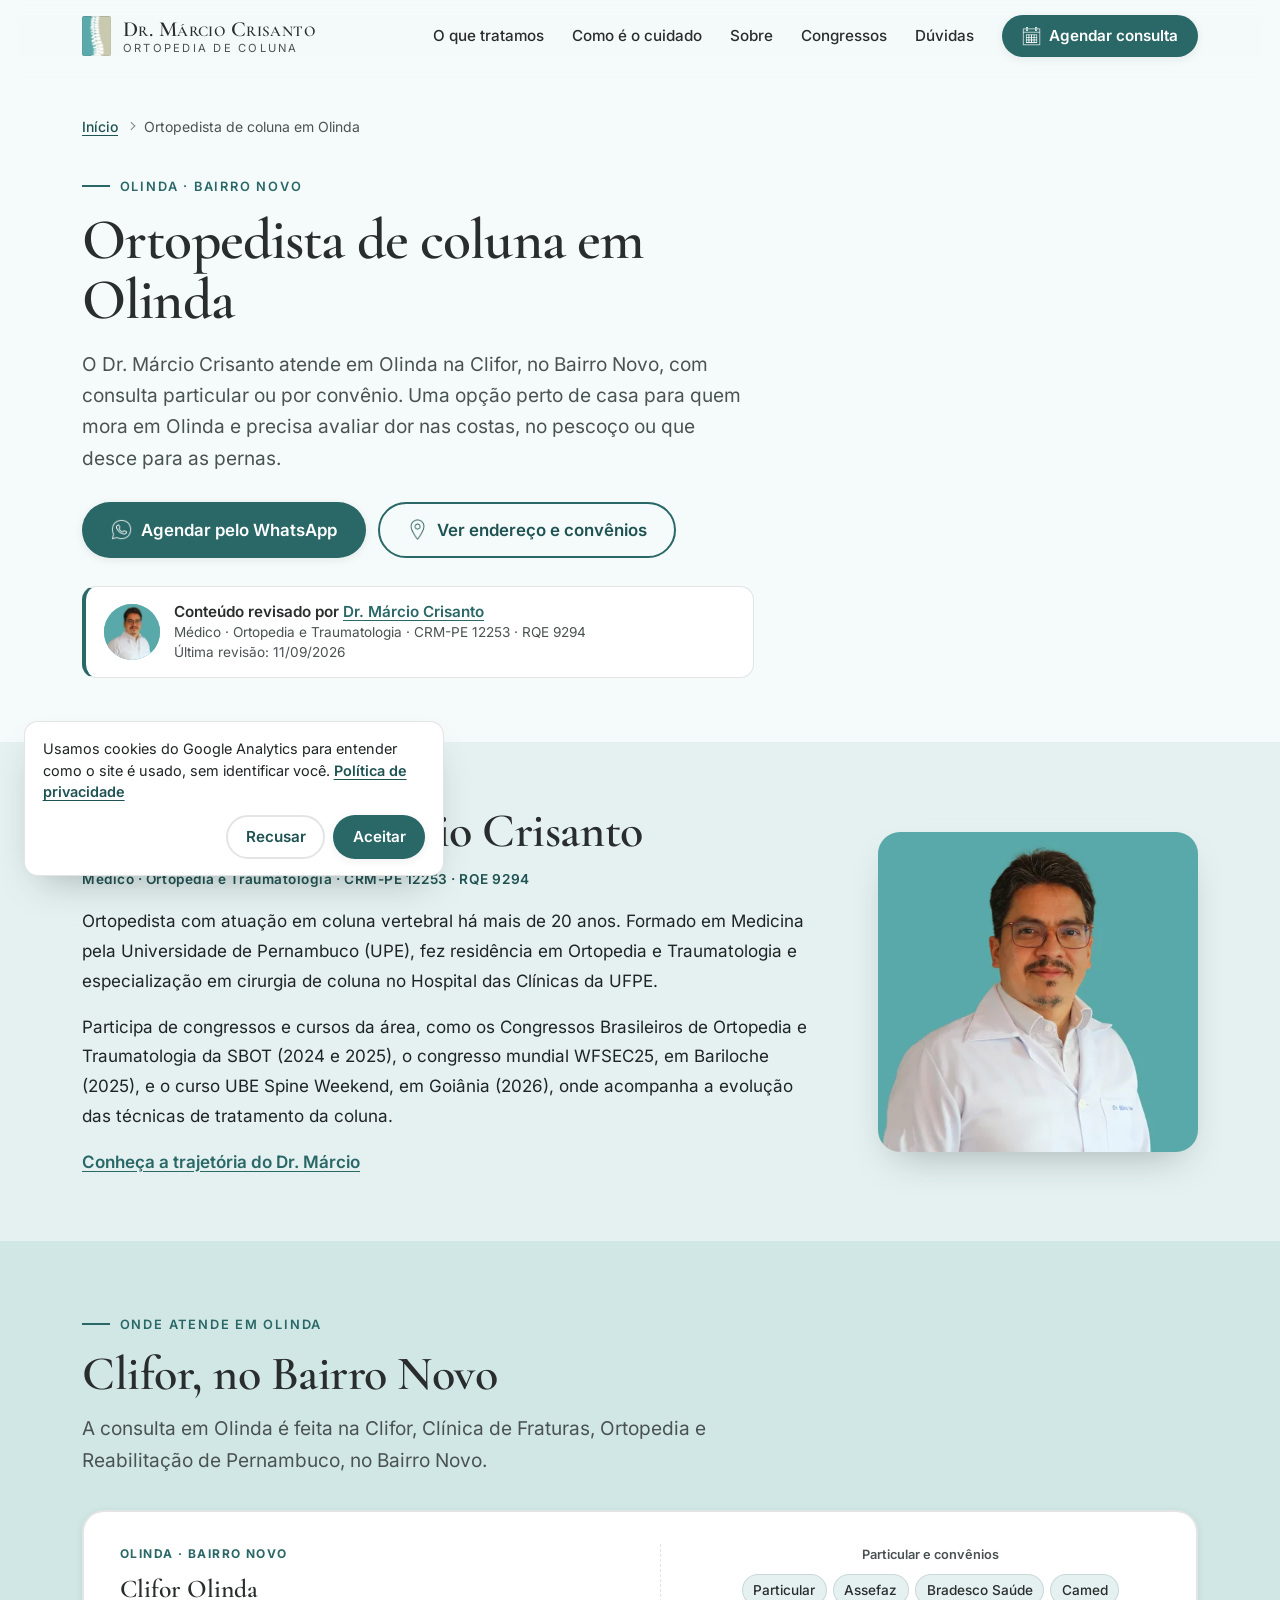
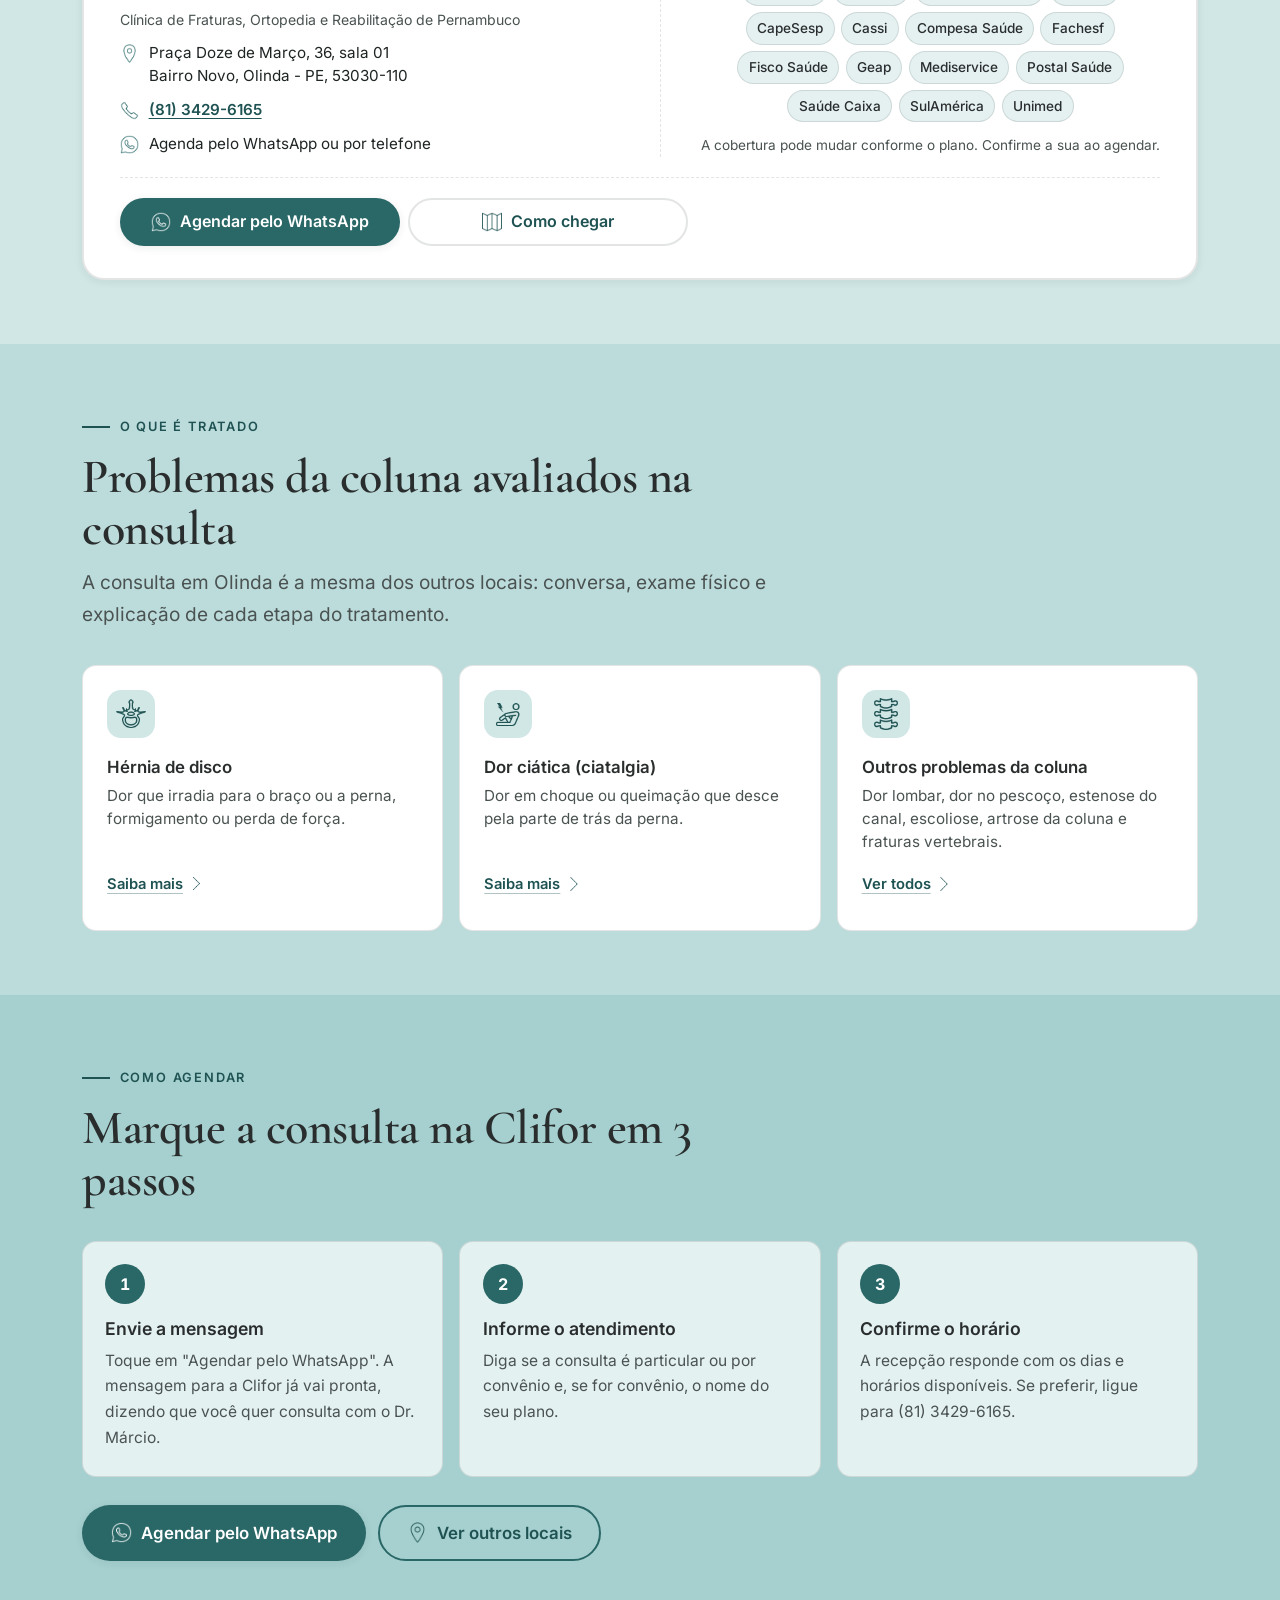
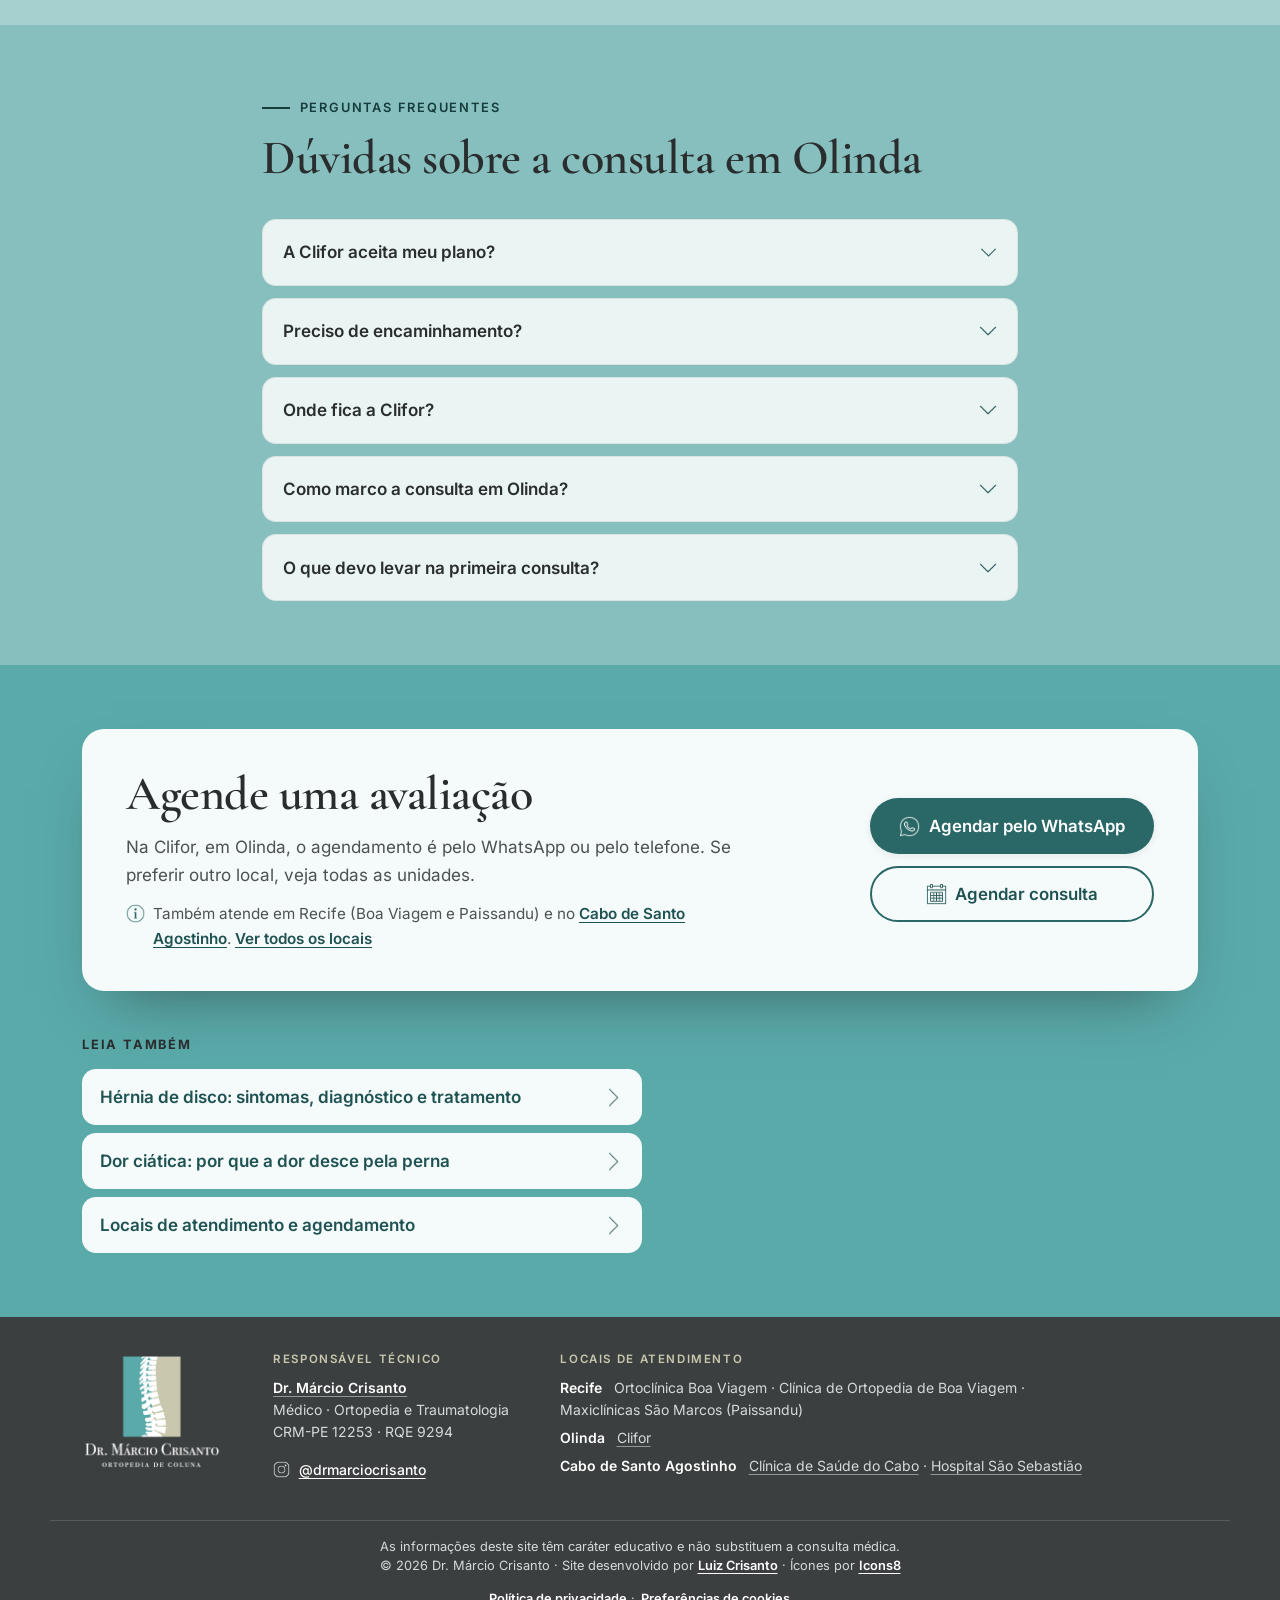
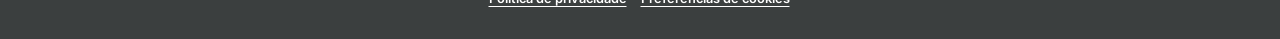
<file: ortopedista-coluna-olinda/index.html>
<!DOCTYPE html>
<html lang="pt-BR">
<head>
  <meta charset="UTF-8">
  <meta name="viewport" content="width=device-width, initial-scale=1.0">
  <!-- Headers de segurança: ver o arquivo _headers (Netlify) -->
  <title>Ortopedista de Coluna em Olinda | Dr. Márcio Crisanto</title>
  <meta name="description" content="Consulta com ortopedista de coluna em Olinda na Clifor, Bairro Novo: endereço, telefone, WhatsApp e convênios. Dr. Márcio Crisanto, CRM-PE 12253.">
  <link rel="canonical" href="https://www.drmarciocrisanto.com.br/ortopedista-coluna-olinda/">
  <meta name="robots" content="index, follow, max-image-preview:large, max-snippet:-1">
  <meta name="theme-color" content="#3B3F3F">

  <meta property="og:type" content="website">
  <meta property="og:site_name" content="Dr. Márcio Crisanto">
  <meta property="og:locale" content="pt_BR">
  <meta property="og:title" content="Ortopedista de coluna em Olinda | Dr. Márcio Crisanto">
  <meta property="og:description" content="Consulta com ortopedista de coluna em Olinda na Clifor, Bairro Novo: endereço, telefone, WhatsApp e convênios. Dr. Márcio Crisanto, CRM-PE 12253.">
  <meta property="og:url" content="https://www.drmarciocrisanto.com.br/ortopedista-coluna-olinda/">
  <meta property="og:image" content="https://www.drmarciocrisanto.com.br/assets/images/og-image.jpg">
  <meta property="og:image:width" content="1200">
  <meta property="og:image:height" content="630">
  <meta property="og:image:alt" content="Dr. Márcio Crisanto, ortopedista de coluna em Recife e Olinda">
  <meta name="twitter:card" content="summary_large_image">

  <link rel="icon" href="/favicon.ico" sizes="48x48">
  <link rel="icon" href="/assets/images/favicon-32.png" type="image/png" sizes="32x32">
  <link rel="icon" href="/assets/images/favicon-192.png" type="image/png" sizes="192x192">
  <link rel="apple-touch-icon" href="/assets/images/apple-touch-icon.png">
  <link rel="manifest" href="/site.webmanifest">
  <link rel="preload" href="/assets/fonts/inter-latin.woff2" as="font" type="font/woff2" crossorigin>
  <link rel="preload" href="/assets/fonts/cormorant-garamond-latin.woff2" as="font" type="font/woff2" crossorigin>
  <link rel="stylesheet" href="/css/variables.css?v=13">
  <link rel="stylesheet" href="/css/styles.css?v=15">

  <!-- Google Analytics 4 (G-GRQ0C4XLX9) com Modo de Consentimento: ver js/gtag-init.js e js/modules/consent.js -->
  <script src="/js/gtag-init.js?v=13"></script>
  <script async src="https://www.googletagmanager.com/gtag/js?id=G-GRQ0C4XLX9"></script>

  <script type="application/ld+json">
{
  "@context": "https://schema.org",
  "@graph": [
    {
      "@type": "WebPage",
      "@id": "https://www.drmarciocrisanto.com.br/ortopedista-coluna-olinda/#pagina",
      "name": "Ortopedista de Coluna em Olinda | Dr. Márcio Crisanto",
      "description": "Consulta com ortopedista de coluna em Olinda na Clifor, Bairro Novo: endereço, telefone, WhatsApp e convênios. Dr. Márcio Crisanto, CRM-PE 12253.",
      "url": "https://www.drmarciocrisanto.com.br/ortopedista-coluna-olinda/",
      "inLanguage": "pt-BR",
      "isPartOf": {
        "@id": "https://www.drmarciocrisanto.com.br/#site"
      },
      "breadcrumb": {
        "@id": "https://www.drmarciocrisanto.com.br/ortopedista-coluna-olinda/#breadcrumb"
      },
      "reviewedBy": {
        "@id": "https://www.drmarciocrisanto.com.br/#pessoa"
      },
      "author": {
        "@id": "https://www.drmarciocrisanto.com.br/#pessoa"
      },
      "lastReviewed": "2026-09-11",
      "datePublished": "2026-09-11",
      "dateModified": "2026-09-11",
      "about": {
        "@id": "https://www.drmarciocrisanto.com.br/#medico"
      },
      "mentions": {
        "@id": "https://www.drmarciocrisanto.com.br/#clifor"
      },
      "primaryImageOfPage": {
        "@id": "https://www.drmarciocrisanto.com.br/#foto"
      }
    },
    {
      "@type": "BreadcrumbList",
      "@id": "https://www.drmarciocrisanto.com.br/ortopedista-coluna-olinda/#breadcrumb",
      "itemListElement": [
        {
          "@type": "ListItem",
          "position": 1,
          "name": "Início",
          "item": "https://www.drmarciocrisanto.com.br/"
        },
        {
          "@type": "ListItem",
          "position": 2,
          "name": "Ortopedista de coluna em Olinda",
          "item": "https://www.drmarciocrisanto.com.br/ortopedista-coluna-olinda/"
        }
      ]
    },
    {
      "@type": "FAQPage",
      "@id": "https://www.drmarciocrisanto.com.br/ortopedista-coluna-olinda/#faq",
      "isPartOf": {
        "@id": "https://www.drmarciocrisanto.com.br/ortopedista-coluna-olinda/#pagina"
      },
      "inLanguage": "pt-BR",
      "mainEntity": [
        {
          "@type": "Question",
          "name": "A Clifor aceita meu plano?",
          "acceptedAnswer": {
            "@type": "Answer",
            "text": "A Clifor informa atendimento particular e pelos convênios Assefaz, Bradesco Saúde, Camed, CapeSesp, Cassi, Compesa Saúde, Fachesf, Fisco Saúde, Geap, Mediservice, Postal Saúde, Saúde Caixa, SulAmérica e Unimed. Como a cobertura pode mudar conforme o plano, informe o seu na mensagem para a recepção confirmar."
          }
        },
        {
          "@type": "Question",
          "name": "Preciso de encaminhamento?",
          "acceptedAnswer": {
            "@type": "Answer",
            "text": "Para consulta particular, não. Alguns planos pedem guia ou encaminhamento; a recepção da Clifor informa na hora do agendamento."
          }
        },
        {
          "@type": "Question",
          "name": "Onde fica a Clifor?",
          "acceptedAnswer": {
            "@type": "Answer",
            "text": "Na Praça Doze de Março, 36, sala 01, no Bairro Novo, em Olinda (CEP 53030-110). O botão \"Como chegar\" abre o endereço no Google Maps."
          }
        },
        {
          "@type": "Question",
          "name": "Como marco a consulta em Olinda?",
          "acceptedAnswer": {
            "@type": "Answer",
            "text": "Pelo WhatsApp (81) 98237-9160, com a mensagem já pronta pelo botão desta página, ou pelo telefone (81) 3429-6165. A recepção confirma o dia e o horário."
          }
        },
        {
          "@type": "Question",
          "name": "O que devo levar na primeira consulta?",
          "acceptedAnswer": {
            "@type": "Answer",
            "text": "Documento com foto, carteirinha do plano (se for por convênio), exames de imagem anteriores com os laudos e a lista dos remédios que você usa."
          }
        }
      ]
    }
  ]
}
  </script>
  <script type="module" src="/js/script.js?v=14"></script>
  <link rel="modulepreload" href="/js/modules/api.js">
  <link rel="modulepreload" href="/js/modules/menu.js">
  <link rel="modulepreload" href="/js/modules/scroll.js">
</head>
<body>
  <a class="skip-link" href="#conteudo">Pular para o conteúdo</a>

  <!-- ============ HEADER ============ -->
  <header class="header" id="topo">
    <div class="container header__inner">
      <a class="brand" href="/" aria-label="Dr. Márcio Crisanto, Ortopedia de coluna, página inicial">
        <img class="brand__mark" src="/assets/images/logo-mark.webp" alt="" width="29" height="41">
        <span class="brand__text">
          <span class="brand__name">Dr. Márcio Crisanto</span>
          <span class="brand__tagline">Ortopedia de coluna</span>
        </span>
      </a>

      <button class="menu-toggle" type="button" aria-expanded="false" aria-controls="menu-principal">
        <span class="icon icon--menu" aria-hidden="true"></span>
        <span class="visually-hidden">Abrir menu</span>
      </button>

      <nav class="nav" id="menu-principal" aria-label="Navegação principal">
        <ul class="nav__list">
          <li><a class="nav__link" href="/#tratamentos">O que tratamos</a></li>
          <li><a class="nav__link" href="/#cuidado">Como é o cuidado</a></li>
          <li><a class="nav__link" href="/#sobre">Sobre</a></li>
          <li><a class="nav__link" href="/#congressos">Congressos</a></li>
          <li><a class="nav__link" href="/#duvidas">Dúvidas</a></li>
          <li><a class="btn btn--primary btn--sm nav__cta" href="/#agendar">
            <span class="icon icon--calendar" aria-hidden="true"></span>Agendar consulta</a></li>
        </ul>
      </nav>
    </div>
  </header>

  <main id="conteudo">

    <!-- ============ TOPO DA PÁGINA ============ -->
    <section class="section section--1 page-hero" aria-labelledby="pagina-titulo">
      <div class="container">
        <nav class="breadcrumb" aria-label="Você está em">
          <ol>
            <li><a href="/">Início</a></li>
            <li><span aria-current="page">Ortopedista de coluna em Olinda</span></li>
          </ol>
        </nav>
        <p class="eyebrow">Olinda · Bairro Novo</p>
        <h1 class="page-title" id="pagina-titulo">Ortopedista de coluna em Olinda</h1>
        <p class="page-hero__lead">
          O Dr. Márcio Crisanto atende em Olinda na Clifor, no Bairro Novo, com consulta particular ou por
          convênio. Uma opção perto de casa para quem mora em Olinda e precisa avaliar dor nas costas, no pescoço
          ou que desce para as pernas.
        </p>
        <div class="hero__actions">
            <a class="btn btn--primary btn--lg" data-origem="clifor" href="https://wa.me/5581982379160?text=Ol%C3%A1%2C%20vim%20atrav%C3%A9s%20do%20site%20do%20Dr.%20M%C3%A1rcio%20Crisanto%20e%20gostaria%20de%20agendar%20uma%20consulta%20com%20ele%20na%20Clifor%20Olinda." target="_blank" rel="noopener noreferrer">
              <span class="icon icon--whatsapp" aria-hidden="true"></span>Agendar pelo WhatsApp<span class="visually-hidden"> (abre o WhatsApp em nova aba)</span></a>
          <a class="btn btn--ghost btn--lg" href="#clifor">
            <span class="icon icon--marker" aria-hidden="true"></span>Ver endereço e convênios</a>
        </div>
        <div class="author-box">
          <img class="author-box__photo" src="/assets/images/dr-marcio-crisanto-120.webp" alt="" width="60" height="60">
          <p class="author-box__text">
            <strong>Conteúdo revisado por <a href="/sobre/">Dr. Márcio Crisanto</a></strong>
            <span>Médico · Ortopedia e Traumatologia · CRM-PE 12253 · RQE 9294</span>
            <span>Última revisão: <time datetime="2026-09-11">11/09/2026</time></span>
          </p>
        </div>
      </div>
    </section>

    <!-- ============ QUEM É O MÉDICO ============ -->
    <section class="section section--2" aria-labelledby="medico">
      <div class="container doctor-summary">
        <div class="article">
          <h2 class="section__title" id="medico">Quem é o Dr. Márcio Crisanto</h2>
          <p class="about__creds">Médico · Ortopedia e Traumatologia · CRM-PE 12253 · RQE 9294</p>
          <p>
            Ortopedista com atuação em coluna vertebral há mais de 20 anos. Formado em Medicina pela Universidade
            de Pernambuco (UPE), fez residência em Ortopedia e Traumatologia e especialização em cirurgia de coluna
            no Hospital das Clínicas da UFPE.
          </p>
          <p>
            Participa de congressos e cursos da área, como os Congressos Brasileiros de Ortopedia e Traumatologia
            da SBOT (2024 e 2025), o congresso mundial WFSEC25, em Bariloche (2025), e o curso UBE Spine Weekend,
            em Goiânia (2026), onde acompanha a evolução das técnicas de tratamento da coluna.
          </p>
          <p><a href="/sobre/">Conheça a trajetória do Dr. Márcio</a></p>
        </div>
        <figure class="doctor-summary__media">
          <img src="/assets/images/dr-marcio-crisanto-480.webp" alt="Dr. Márcio Crisanto, médico ortopedista com atuação em coluna, de jaleco branco" width="480" height="480" loading="lazy">
        </figure>
      </div>
    </section>

    <!-- ============ ONDE ATENDE ============ -->
    <section class="section section--3" id="clifor" aria-labelledby="onde">
      <div class="container">
        <header class="section__head">
          <p class="eyebrow">Onde atende em Olinda</p>
          <h2 class="section__title" id="onde">Clifor, no Bairro Novo</h2>
          <p class="section__lead">A consulta em Olinda é feita na Clifor, Clínica de Fraturas, Ortopedia e Reabilitação de Pernambuco, no Bairro Novo.</p>
        </header>

        <article class="place-card" data-location="clifor">
          <div class="place-card__info">
            <p class="location__region">Olinda · Bairro Novo</p>
            <h3 class="location__name">Clifor Olinda</h3>
            <p class="location__sub">Clínica de Fraturas, Ortopedia e Reabilitação de Pernambuco</p>
            <p class="location__line"><span class="icon icon--marker" aria-hidden="true"></span>
              <span>Praça Doze de Março, 36, sala 01<br>Bairro Novo, <span class="nowrap">Olinda - PE</span>, <span class="nowrap">53030-110</span></span></p>
            <p class="location__line"><span class="icon icon--phone" aria-hidden="true"></span>
              <span><a href="tel:+558134296165">(81) 3429-6165</a></span></p>
            <p class="location__line"><span class="icon icon--whatsapp" aria-hidden="true"></span>
              <span>Agenda pelo WhatsApp ou por telefone</span></p>
          </div>
          <div class="place-card__plans">
            <h4 class="location__plans-title">Particular e convênios</h4>
            <ul class="chips">
              <li class="chip">Particular</li>
              <li class="chip">Assefaz</li>
              <li class="chip">Bradesco Saúde</li>
              <li class="chip">Camed</li>
              <li class="chip">CapeSesp</li>
              <li class="chip">Cassi</li>
              <li class="chip">Compesa Saúde</li>
              <li class="chip">Fachesf</li>
              <li class="chip">Fisco Saúde</li>
              <li class="chip">Geap</li>
              <li class="chip">Mediservice</li>
              <li class="chip">Postal Saúde</li>
              <li class="chip">Saúde Caixa</li>
              <li class="chip">SulAmérica</li>
              <li class="chip">Unimed</li>
            </ul>
            <p class="place-card__note">A cobertura pode mudar conforme o plano. Confirme a sua ao agendar.</p>
          </div>
          <div class="place-card__actions">
            <a class="btn btn--primary" data-origem="clifor" href="https://wa.me/5581982379160?text=Ol%C3%A1%2C%20vim%20atrav%C3%A9s%20do%20site%20do%20Dr.%20M%C3%A1rcio%20Crisanto%20e%20gostaria%20de%20agendar%20uma%20consulta%20com%20ele%20na%20Clifor%20Olinda." target="_blank" rel="noopener noreferrer">
              <span class="icon icon--whatsapp" aria-hidden="true"></span>Agendar pelo WhatsApp<span class="visually-hidden"> (abre o WhatsApp em nova aba)</span></a>
            <a class="btn btn--quiet" href="https://www.google.com/maps/search/?api=1&amp;query=Clifor%2C%20Pra%C3%A7a%20Doze%20de%20Mar%C3%A7o%2C%2036%2C%20Olinda" target="_blank" rel="noopener noreferrer">
              <span class="icon icon--map" aria-hidden="true"></span>Como chegar<span class="visually-hidden"> (abre em nova aba)</span></a>
          </div>
        </article>
      </div>
    </section>

    <!-- ============ O QUE É TRATADO ============ -->
    <section class="section section--4" aria-labelledby="tratado">
      <div class="container">
        <header class="section__head">
          <p class="eyebrow">O que é tratado</p>
          <h2 class="section__title" id="tratado">Problemas da coluna avaliados na consulta</h2>
          <p class="section__lead">A consulta em Olinda é a mesma dos outros locais: conversa, exame físico e explicação de cada etapa do tratamento.</p>
        </header>

        <ul class="conditions conditions--3">
          <li class="condition">
            <span class="icon-badge"><span class="icon icon--vertebra" aria-hidden="true"></span></span>
            <h3 class="condition__title">Hérnia de disco</h3>
            <p>Dor que irradia para o braço ou a perna, formigamento ou perda de força.</p>
            <a class="condition__link" href="/hernia-de-disco/">Saiba mais<span class="visually-hidden"> sobre hérnia de disco</span><span class="icon icon--forward" aria-hidden="true"></span></a>
          </li>
          <li class="condition">
            <span class="icon-badge"><span class="icon icon--leg-trauma" aria-hidden="true"></span></span>
            <h3 class="condition__title">Dor ciática (ciatalgia)</h3>
            <p>Dor em choque ou queimação que desce pela parte de trás da perna.</p>
            <a class="condition__link" href="/dor-ciatica/">Saiba mais<span class="visually-hidden"> sobre dor ciática</span><span class="icon icon--forward" aria-hidden="true"></span></a>
          </li>
          <li class="condition">
            <span class="icon-badge"><span class="icon icon--spine" aria-hidden="true"></span></span>
            <h3 class="condition__title">Outros problemas da coluna</h3>
            <p>Dor lombar, dor no pescoço, estenose do canal, escoliose, artrose da coluna e fraturas vertebrais.</p>
            <a class="condition__link" href="/#tratamentos">Ver todos<span class="visually-hidden"> os problemas da coluna tratados</span><span class="icon icon--forward" aria-hidden="true"></span></a>
          </li>
        </ul>
      </div>
    </section>

    <!-- ============ COMO AGENDAR ============ -->
    <section class="section section--5" aria-labelledby="agendar-olinda">
      <div class="container">
        <header class="section__head">
          <p class="eyebrow">Como agendar</p>
          <h2 class="section__title" id="agendar-olinda">Marque a consulta na Clifor em 3 passos</h2>
        </header>

        <ol class="steps steps--3">
          <li class="step">
            <span class="step__num" aria-hidden="true">1</span>
            <h3 class="step__title">Envie a mensagem</h3>
            <p>Toque em "Agendar pelo WhatsApp". A mensagem para a Clifor já vai pronta, dizendo que você quer consulta com o Dr. Márcio.</p>
          </li>
          <li class="step">
            <span class="step__num" aria-hidden="true">2</span>
            <h3 class="step__title">Informe o atendimento</h3>
            <p>Diga se a consulta é particular ou por convênio e, se for convênio, o nome do seu plano.</p>
          </li>
          <li class="step">
            <span class="step__num" aria-hidden="true">3</span>
            <h3 class="step__title">Confirme o horário</h3>
            <p>A recepção responde com os dias e horários disponíveis. Se preferir, ligue para (81) 3429-6165.</p>
          </li>
        </ol>

        <div class="hero__actions page-actions">
          <a class="btn btn--primary btn--lg" data-origem="clifor" href="https://wa.me/5581982379160?text=Ol%C3%A1%2C%20vim%20atrav%C3%A9s%20do%20site%20do%20Dr.%20M%C3%A1rcio%20Crisanto%20e%20gostaria%20de%20agendar%20uma%20consulta%20com%20ele%20na%20Clifor%20Olinda." target="_blank" rel="noopener noreferrer">
              <span class="icon icon--whatsapp" aria-hidden="true"></span>Agendar pelo WhatsApp<span class="visually-hidden"> (abre o WhatsApp em nova aba)</span></a>
          <a class="btn btn--ghost btn--lg" href="/#agendar">
            <span class="icon icon--marker" aria-hidden="true"></span>Ver outros locais</a>
        </div>
      </div>
    </section>

    <!-- ============ PERGUNTAS FREQUENTES ============ -->
    <section class="section section--6" aria-labelledby="duvidas-titulo">
      <div class="container container--narrow">
        <header class="section__head">
          <p class="eyebrow">Perguntas frequentes</p>
          <h2 class="section__title" id="duvidas-titulo">Dúvidas sobre a consulta em Olinda</h2>
        </header>
        <div class="faq">
          <details class="faq__item">
            <summary class="faq__q">A Clifor aceita meu plano?</summary>
            <div class="faq__a"><p>A Clifor informa atendimento particular e pelos convênios Assefaz, Bradesco Saúde, Camed, CapeSesp, Cassi, Compesa Saúde, Fachesf, Fisco Saúde, Geap, Mediservice, Postal Saúde, Saúde Caixa, SulAmérica e Unimed. Como a cobertura pode mudar conforme o plano, informe o seu na mensagem para a recepção confirmar.</p></div>
          </details>
          <details class="faq__item">
            <summary class="faq__q">Preciso de encaminhamento?</summary>
            <div class="faq__a"><p>Para consulta particular, não. Alguns planos pedem guia ou encaminhamento; a recepção da Clifor informa na hora do agendamento.</p></div>
          </details>
          <details class="faq__item">
            <summary class="faq__q">Onde fica a Clifor?</summary>
            <div class="faq__a"><p>Na Praça Doze de Março, 36, sala 01, no Bairro Novo, em Olinda (CEP 53030-110). O botão "Como chegar" abre o endereço no Google Maps.</p></div>
          </details>
          <details class="faq__item">
            <summary class="faq__q">Como marco a consulta em Olinda?</summary>
            <div class="faq__a"><p>Pelo WhatsApp (81) 98237-9160, com a mensagem já pronta pelo botão desta página, ou pelo telefone (81) 3429-6165. A recepção confirma o dia e o horário.</p></div>
          </details>
          <details class="faq__item">
            <summary class="faq__q">O que devo levar na primeira consulta?</summary>
            <div class="faq__a"><p>Documento com foto, carteirinha do plano (se for por convênio), exames de imagem anteriores com os laudos e a lista dos remédios que você usa.</p></div>
          </details>
        </div>
      </div>
    </section>

    <!-- ============ AGENDAR E LEIA TAMBÉM ============ -->
    <section class="section section--7 page-end" aria-labelledby="cta-titulo">
      <div class="container">
        <div class="cta-box" data-hides-mobile-cta>
          <div class="cta-box__text">
            <h2 class="section__title" id="cta-titulo">Agende uma avaliação</h2>
            <p>Na Clifor, em Olinda, o agendamento é pelo WhatsApp ou pelo telefone. Se preferir outro local, veja todas as unidades.</p>
            <p class="cta-box__note">
              <span class="icon icon--info" aria-hidden="true"></span>
              <span>Também atende em Recife (Boa Viagem e Paissandu) e no <a href="/ortopedista-coluna-cabo-de-santo-agostinho/">Cabo de Santo Agostinho</a>. <a href="/#agendar">Ver todos os locais</a></span>
            </p>
          </div>
          <div class="cta-box__actions">
            <a class="btn btn--primary btn--lg" data-origem="clifor" href="https://wa.me/5581982379160?text=Ol%C3%A1%2C%20vim%20atrav%C3%A9s%20do%20site%20do%20Dr.%20M%C3%A1rcio%20Crisanto%20e%20gostaria%20de%20agendar%20uma%20consulta%20com%20ele%20na%20Clifor%20Olinda." target="_blank" rel="noopener noreferrer">
              <span class="icon icon--whatsapp" aria-hidden="true"></span>Agendar pelo WhatsApp<span class="visually-hidden"> (abre o WhatsApp em nova aba)</span></a>
            <a class="btn btn--ghost btn--lg" href="/#agendar">
              <span class="icon icon--calendar" aria-hidden="true"></span>Agendar consulta</a>
          </div>
        </div>

        <div class="page-end__grid page-end__grid--single">
          <nav class="related" aria-labelledby="leia-titulo">
            <h2 class="related__title" id="leia-titulo">Leia também</h2>
            <ul class="related-links">
              <li><a class="related-links__item" href="/hernia-de-disco/"><span>Hérnia de disco: sintomas, diagnóstico e tratamento</span><span class="icon icon--forward" aria-hidden="true"></span></a></li>
              <li><a class="related-links__item" href="/dor-ciatica/"><span>Dor ciática: por que a dor desce pela perna</span><span class="icon icon--forward" aria-hidden="true"></span></a></li>
              <li><a class="related-links__item" href="/#agendar"><span>Locais de atendimento e agendamento</span><span class="icon icon--forward" aria-hidden="true"></span></a></li>
            </ul>
          </nav>
        </div>
      </div>
    </section>
  </main>

  <!-- ============ FOOTER ============ -->
  <footer class="footer">
    <div class="container footer__grid">
      <div class="footer__brand">
        <img class="footer__logo" src="/assets/images/logo-lockup-white.webp" alt="Dr. Márcio Crisanto, Ortopedia de Coluna" width="284" height="238" loading="lazy">
      </div>

      <div class="footer__col footer__col--doctor">
        <h2 class="footer__title">Responsável técnico</h2>
        <p class="footer__doctor"><strong><a class="footer__place-link" href="/sobre/">Dr. Márcio Crisanto</a></strong><br>Médico · Ortopedia e Traumatologia<br>CRM-PE 12253 · RQE 9294</p>
        <a class="footer__social" href="https://www.instagram.com/drmarciocrisanto/" target="_blank" rel="noopener noreferrer">
          <span class="icon icon--instagram" aria-hidden="true"></span>@drmarciocrisanto<span class="visually-hidden"> (abre em nova aba)</span></a>
      </div>

      <div class="footer__col footer__col--places">
        <h2 class="footer__title">Locais de atendimento</h2>
        <dl class="footer__places">
          <div>
            <dt>Recife</dt>
            <dd><span>Ortoclínica Boa Viagem</span>&nbsp;· <span>Clínica de Ortopedia de Boa Viagem</span>&nbsp;· <span>Maxiclínicas São Marcos (Paissandu)</span></dd>
          </div>
          <div>
            <dt>Olinda</dt>
            <dd><a class="footer__place-link" href="/ortopedista-coluna-olinda/">Clifor</a></dd>
          </div>
          <div>
            <dt>Cabo de Santo Agostinho</dt>
            <dd><a class="footer__place-link" href="/ortopedista-coluna-cabo-de-santo-agostinho/"><span>Clínica de Saúde do Cabo</span></a>&nbsp;· <a class="footer__place-link" href="/ortopedista-coluna-cabo-de-santo-agostinho/"><span>Hospital São Sebastião</span></a></dd>
          </div>
        </dl>
      </div>
    </div>

    <div class="container footer__bottom">
      <p>As informações deste site têm caráter educativo e não substituem a consulta médica.</p>
      <p>
        © <span data-year>2026</span> Dr. Márcio Crisanto ·
        Site desenvolvido por <a href="https://devluizcrisanto.com.br" target="_blank" rel="noopener noreferrer">Luiz Crisanto<span class="visually-hidden"> (abre em nova aba)</span></a> ·
        Ícones por <a href="https://icons8.com.br" target="_blank" rel="noopener noreferrer">Icons8<span class="visually-hidden"> (abre em nova aba)</span></a>
      </p>
      <p><a href="/privacidade/">Política de privacidade</a> · <button type="button" class="linklike" data-consent-open>Preferências de cookies</button></p>
    </div>
  </footer>

  <!-- Barra de agendamento fixa no mobile -->
  <div class="mobile-cta" data-mobile-cta>
    <a class="btn btn--primary btn--block" href="/#agendar">
      <span class="icon icon--calendar" aria-hidden="true"></span>Agendar consulta</a>
  </div>

  <a class="to-top" href="#topo" data-to-top aria-label="Voltar ao topo">
    <span class="icon icon--up" aria-hidden="true"></span>
  </a>
</body>
</html>
</file>
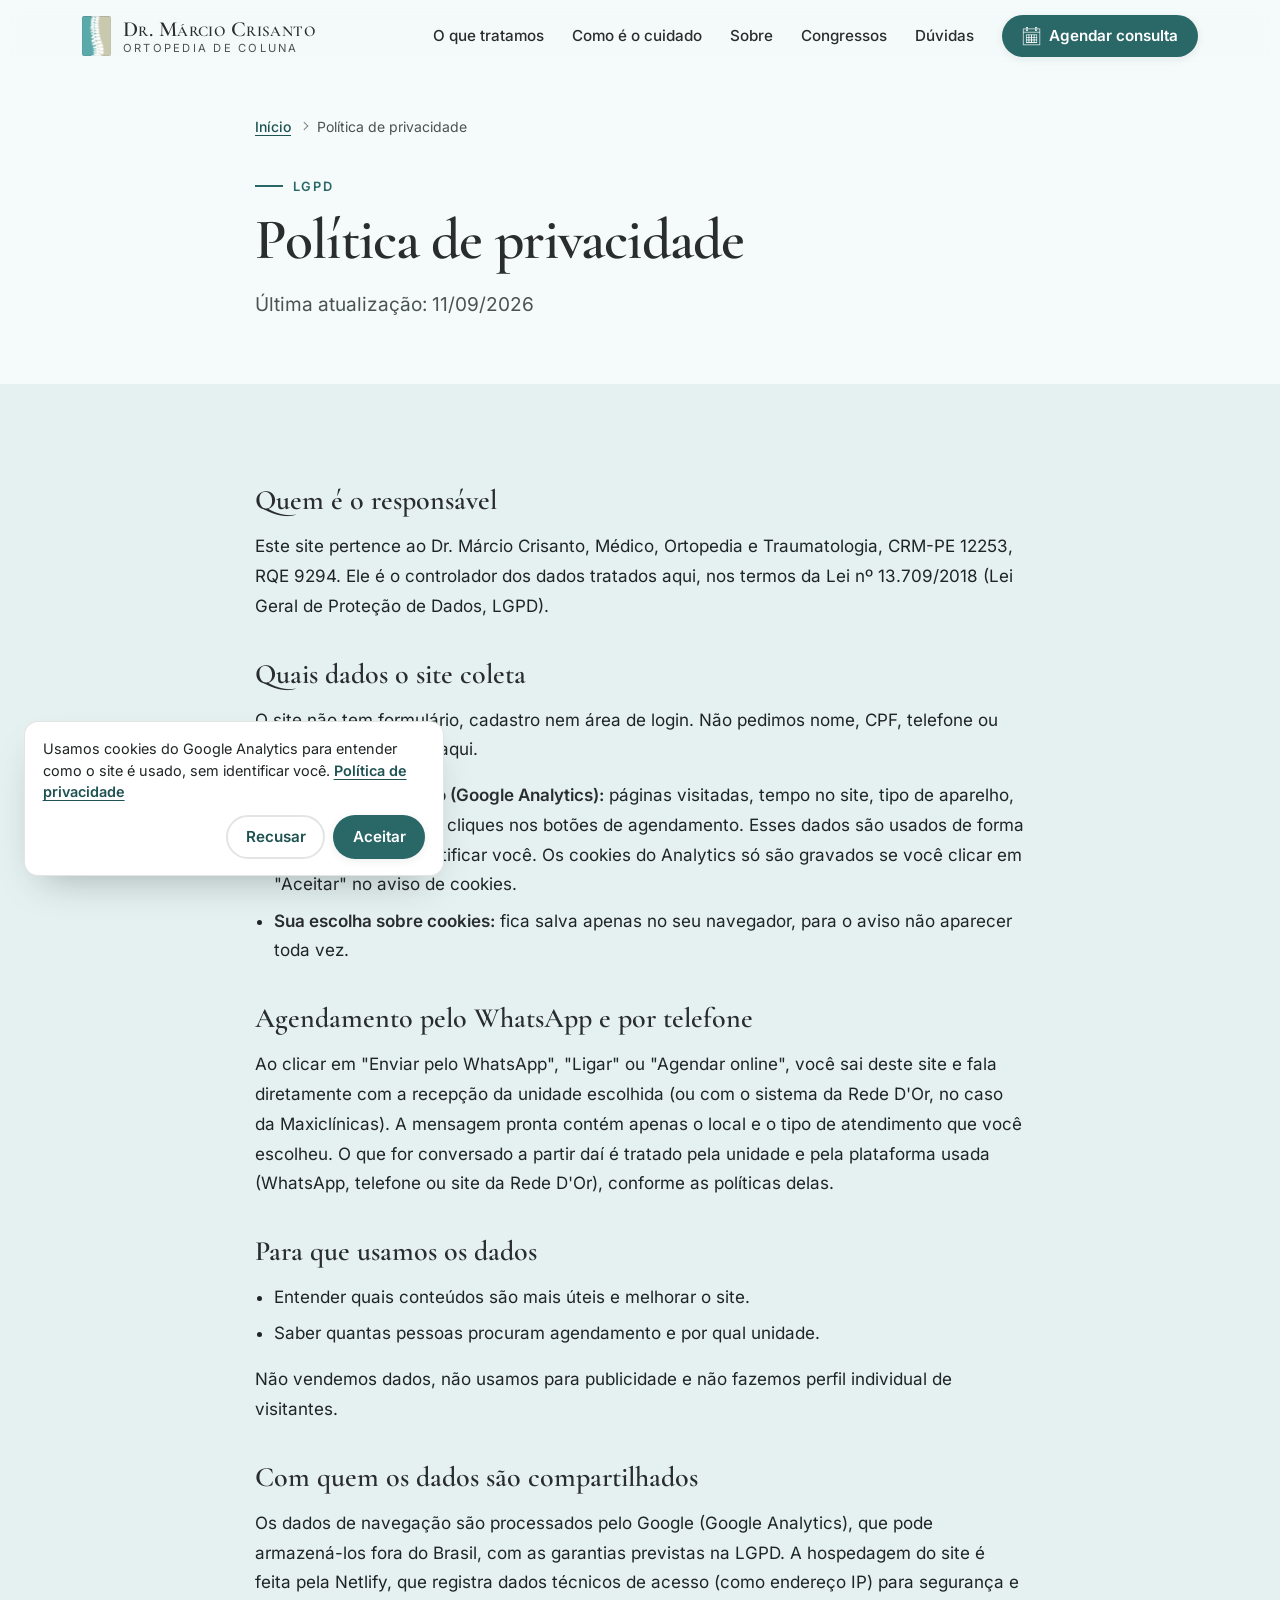
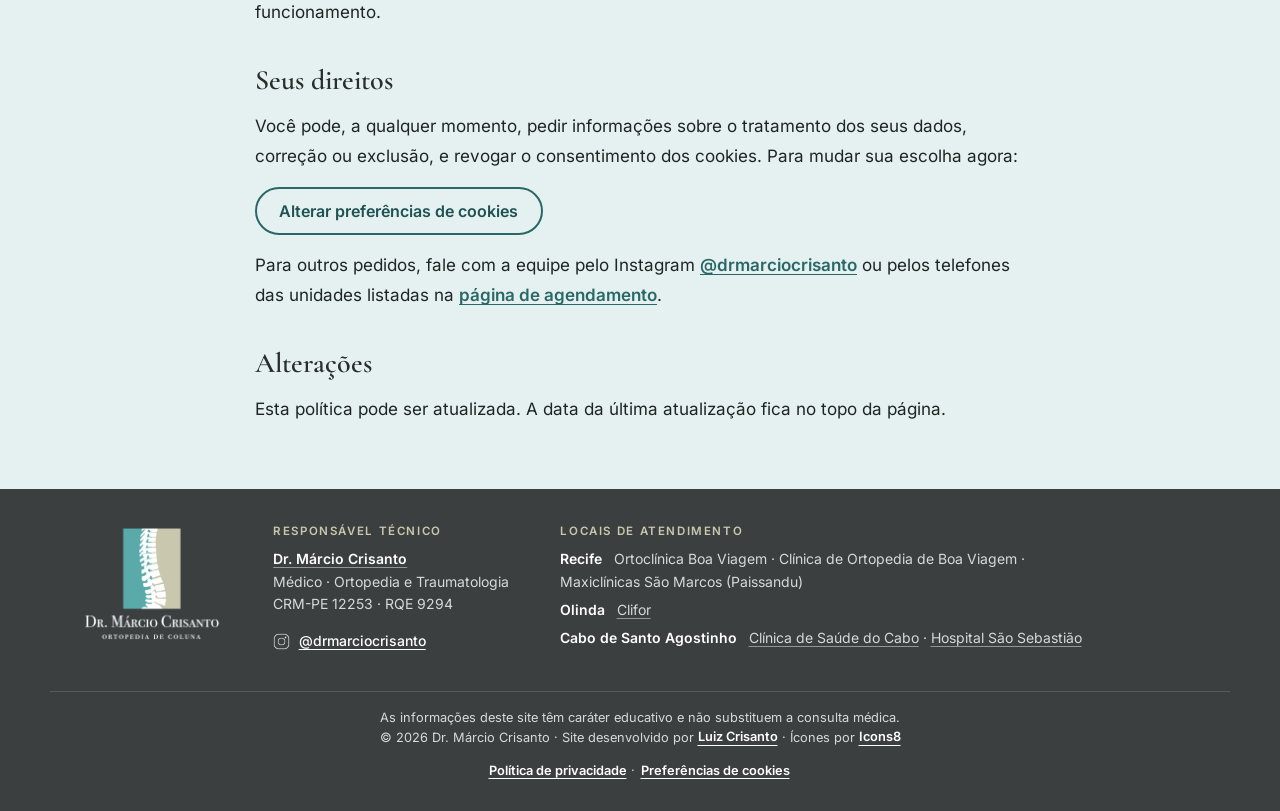
<file: privacidade/index.html>
<!DOCTYPE html>
<html lang="pt-BR">
<head>
  <meta charset="UTF-8">
  <meta name="viewport" content="width=device-width, initial-scale=1.0">
  <!-- Headers de segurança: ver o arquivo _headers (Netlify) -->
  <title>Política de Privacidade | Dr. Márcio Crisanto</title>
  <meta name="description" content="Como o site do Dr. Márcio Crisanto trata dados pessoais e cookies, conforme a Lei Geral de Proteção de Dados (LGPD).">
  <link rel="canonical" href="https://www.drmarciocrisanto.com.br/privacidade/">
  <meta name="robots" content="index, follow">
  <meta name="theme-color" content="#3B3F3F">
  <link rel="icon" href="/favicon.ico" sizes="48x48">
  <link rel="icon" href="/assets/images/favicon-32.png" type="image/png" sizes="32x32">
  <link rel="icon" href="/assets/images/favicon-192.png" type="image/png" sizes="192x192">
  <link rel="apple-touch-icon" href="/assets/images/apple-touch-icon.png">
  <link rel="manifest" href="/site.webmanifest">
  <link rel="preload" href="/assets/fonts/inter-latin.woff2" as="font" type="font/woff2" crossorigin>
  <link rel="preload" href="/assets/fonts/cormorant-garamond-latin.woff2" as="font" type="font/woff2" crossorigin>
  <link rel="stylesheet" href="/css/variables.css?v=13">
  <link rel="stylesheet" href="/css/styles.css?v=15">

  <!-- Google Analytics 4 (G-GRQ0C4XLX9) com Modo de Consentimento: ver js/gtag-init.js e js/modules/consent.js -->
  <script src="/js/gtag-init.js?v=13"></script>
  <script async src="https://www.googletagmanager.com/gtag/js?id=G-GRQ0C4XLX9"></script>
  <script type="module" src="/js/script.js?v=14"></script>
  <link rel="modulepreload" href="/js/modules/api.js">
  <link rel="modulepreload" href="/js/modules/menu.js">
  <link rel="modulepreload" href="/js/modules/scroll.js">
</head>
<body>
  <a class="skip-link" href="#conteudo">Pular para o conteúdo</a>

  <!-- ============ HEADER ============ -->
  <header class="header" id="topo">
    <div class="container header__inner">
      <a class="brand" href="/" aria-label="Dr. Márcio Crisanto, Ortopedia de coluna, página inicial">
        <img class="brand__mark" src="/assets/images/logo-mark.webp" alt="" width="29" height="41">
        <span class="brand__text">
          <span class="brand__name">Dr. Márcio Crisanto</span>
          <span class="brand__tagline">Ortopedia de coluna</span>
        </span>
      </a>

      <button class="menu-toggle" type="button" aria-expanded="false" aria-controls="menu-principal">
        <span class="icon icon--menu" aria-hidden="true"></span>
        <span class="visually-hidden">Abrir menu</span>
      </button>

      <nav class="nav" id="menu-principal" aria-label="Navegação principal">
        <ul class="nav__list">
          <li><a class="nav__link" href="/#tratamentos">O que tratamos</a></li>
          <li><a class="nav__link" href="/#cuidado">Como é o cuidado</a></li>
          <li><a class="nav__link" href="/#sobre">Sobre</a></li>
          <li><a class="nav__link" href="/#congressos">Congressos</a></li>
          <li><a class="nav__link" href="/#duvidas">Dúvidas</a></li>
          <li><a class="btn btn--primary btn--sm nav__cta" href="/#agendar">
            <span class="icon icon--calendar" aria-hidden="true"></span>Agendar consulta</a></li>
        </ul>
      </nav>
    </div>
  </header>

  <main id="conteudo">
    <section class="section section--1 page-hero" aria-labelledby="pagina-titulo">
      <div class="container container--read">
        <nav class="breadcrumb" aria-label="Você está em">
          <ol>
            <li><a href="/">Início</a></li>
            <li><span aria-current="page">Política de privacidade</span></li>
          </ol>
        </nav>
        <p class="eyebrow">LGPD</p>
        <h1 class="page-title" id="pagina-titulo">Política de privacidade</h1>
        <p class="page-hero__lead">Última atualização: <time datetime="2026-09-11">11/09/2026</time></p>
      </div>
    </section>
    <section class="section section--2">
      <div class="container container--read">
        <div class="article">

          <h2>Quem é o responsável</h2>
          <p>Este site pertence ao Dr. Márcio Crisanto, Médico, Ortopedia e Traumatologia, CRM-PE 12253, RQE 9294. Ele é o controlador dos dados tratados aqui, nos termos da Lei nº 13.709/2018 (Lei Geral de Proteção de Dados, LGPD).</p>

          <h2>Quais dados o site coleta</h2>
          <p>O site não tem formulário, cadastro nem área de login. Não pedimos nome, CPF, telefone ou informações de saúde aqui.</p>
          <ul>
            <li><strong>Dados de navegação (Google Analytics):</strong> páginas visitadas, tempo no site, tipo de aparelho, cidade aproximada e cliques nos botões de agendamento. Esses dados são usados de forma estatística, sem identificar você. Os cookies do Analytics só são gravados se você clicar em "Aceitar" no aviso de cookies.</li>
            <li><strong>Sua escolha sobre cookies:</strong> fica salva apenas no seu navegador, para o aviso não aparecer toda vez.</li>
          </ul>

          <h2>Agendamento pelo WhatsApp e por telefone</h2>
          <p>Ao clicar em "Enviar pelo WhatsApp", "Ligar" ou "Agendar online", você sai deste site e fala diretamente com a recepção da unidade escolhida (ou com o sistema da Rede D'Or, no caso da Maxiclínicas). A mensagem pronta contém apenas o local e o tipo de atendimento que você escolheu. O que for conversado a partir daí é tratado pela unidade e pela plataforma usada (WhatsApp, telefone ou site da Rede D'Or), conforme as políticas delas.</p>

          <h2>Para que usamos os dados</h2>
          <ul>
            <li>Entender quais conteúdos são mais úteis e melhorar o site.</li>
            <li>Saber quantas pessoas procuram agendamento e por qual unidade.</li>
          </ul>
          <p>Não vendemos dados, não usamos para publicidade e não fazemos perfil individual de visitantes.</p>

          <h2>Com quem os dados são compartilhados</h2>
          <p>Os dados de navegação são processados pelo Google (Google Analytics), que pode armazená-los fora do Brasil, com as garantias previstas na LGPD. A hospedagem do site é feita pela Netlify, que registra dados técnicos de acesso (como endereço IP) para segurança e funcionamento.</p>

          <h2>Seus direitos</h2>
          <p>Você pode, a qualquer momento, pedir informações sobre o tratamento dos seus dados, correção ou exclusão, e revogar o consentimento dos cookies. Para mudar sua escolha agora:</p>
          <p><button type="button" class="btn btn--ghost" data-consent-open>Alterar preferências de cookies</button></p>
          <p>Para outros pedidos, fale com a equipe pelo Instagram <a href="https://www.instagram.com/drmarciocrisanto/" target="_blank" rel="noopener noreferrer">@drmarciocrisanto<span class="visually-hidden"> (abre em nova aba)</span></a> ou pelos telefones das unidades listadas na <a href="/#agendar">página de agendamento</a>.</p>

          <h2>Alterações</h2>
          <p>Esta política pode ser atualizada. A data da última atualização fica no topo da página.</p>
        </div>
      </div>
    </section>
  </main>

  <!-- ============ FOOTER ============ -->
  <footer class="footer">
    <div class="container footer__grid">
      <div class="footer__brand">
        <img class="footer__logo" src="/assets/images/logo-lockup-white.webp" alt="Dr. Márcio Crisanto, Ortopedia de Coluna" width="284" height="238" loading="lazy">
      </div>

      <div class="footer__col footer__col--doctor">
        <h2 class="footer__title">Responsável técnico</h2>
        <p class="footer__doctor"><strong><a class="footer__place-link" href="/sobre/">Dr. Márcio Crisanto</a></strong><br>Médico · Ortopedia e Traumatologia<br>CRM-PE 12253 · RQE 9294</p>
        <a class="footer__social" href="https://www.instagram.com/drmarciocrisanto/" target="_blank" rel="noopener noreferrer">
          <span class="icon icon--instagram" aria-hidden="true"></span>@drmarciocrisanto<span class="visually-hidden"> (abre em nova aba)</span></a>
      </div>

      <div class="footer__col footer__col--places">
        <h2 class="footer__title">Locais de atendimento</h2>
        <dl class="footer__places">
          <div>
            <dt>Recife</dt>
            <dd><span>Ortoclínica Boa Viagem</span>&nbsp;· <span>Clínica de Ortopedia de Boa Viagem</span>&nbsp;· <span>Maxiclínicas São Marcos (Paissandu)</span></dd>
          </div>
          <div>
            <dt>Olinda</dt>
            <dd><a class="footer__place-link" href="/ortopedista-coluna-olinda/">Clifor</a></dd>
          </div>
          <div>
            <dt>Cabo de Santo Agostinho</dt>
            <dd><a class="footer__place-link" href="/ortopedista-coluna-cabo-de-santo-agostinho/"><span>Clínica de Saúde do Cabo</span></a>&nbsp;· <a class="footer__place-link" href="/ortopedista-coluna-cabo-de-santo-agostinho/"><span>Hospital São Sebastião</span></a></dd>
          </div>
        </dl>
      </div>
    </div>

    <div class="container footer__bottom">
      <p>As informações deste site têm caráter educativo e não substituem a consulta médica.</p>
      <p>
        © <span data-year>2026</span> Dr. Márcio Crisanto ·
        Site desenvolvido por <a href="https://devluizcrisanto.com.br" target="_blank" rel="noopener noreferrer">Luiz Crisanto<span class="visually-hidden"> (abre em nova aba)</span></a> ·
        Ícones por <a href="https://icons8.com.br" target="_blank" rel="noopener noreferrer">Icons8<span class="visually-hidden"> (abre em nova aba)</span></a>
      </p>
      <p><a href="/privacidade/">Política de privacidade</a> · <button type="button" class="linklike" data-consent-open>Preferências de cookies</button></p>
    </div>
  </footer>

  <!-- Barra de agendamento fixa no mobile -->
  <div class="mobile-cta" data-mobile-cta>
    <a class="btn btn--primary btn--block" href="/#agendar">
      <span class="icon icon--calendar" aria-hidden="true"></span>Agendar consulta</a>
  </div>

  <a class="to-top" href="#topo" data-to-top aria-label="Voltar ao topo">
    <span class="icon icon--up" aria-hidden="true"></span>
  </a>
</body>
</html>
</file>
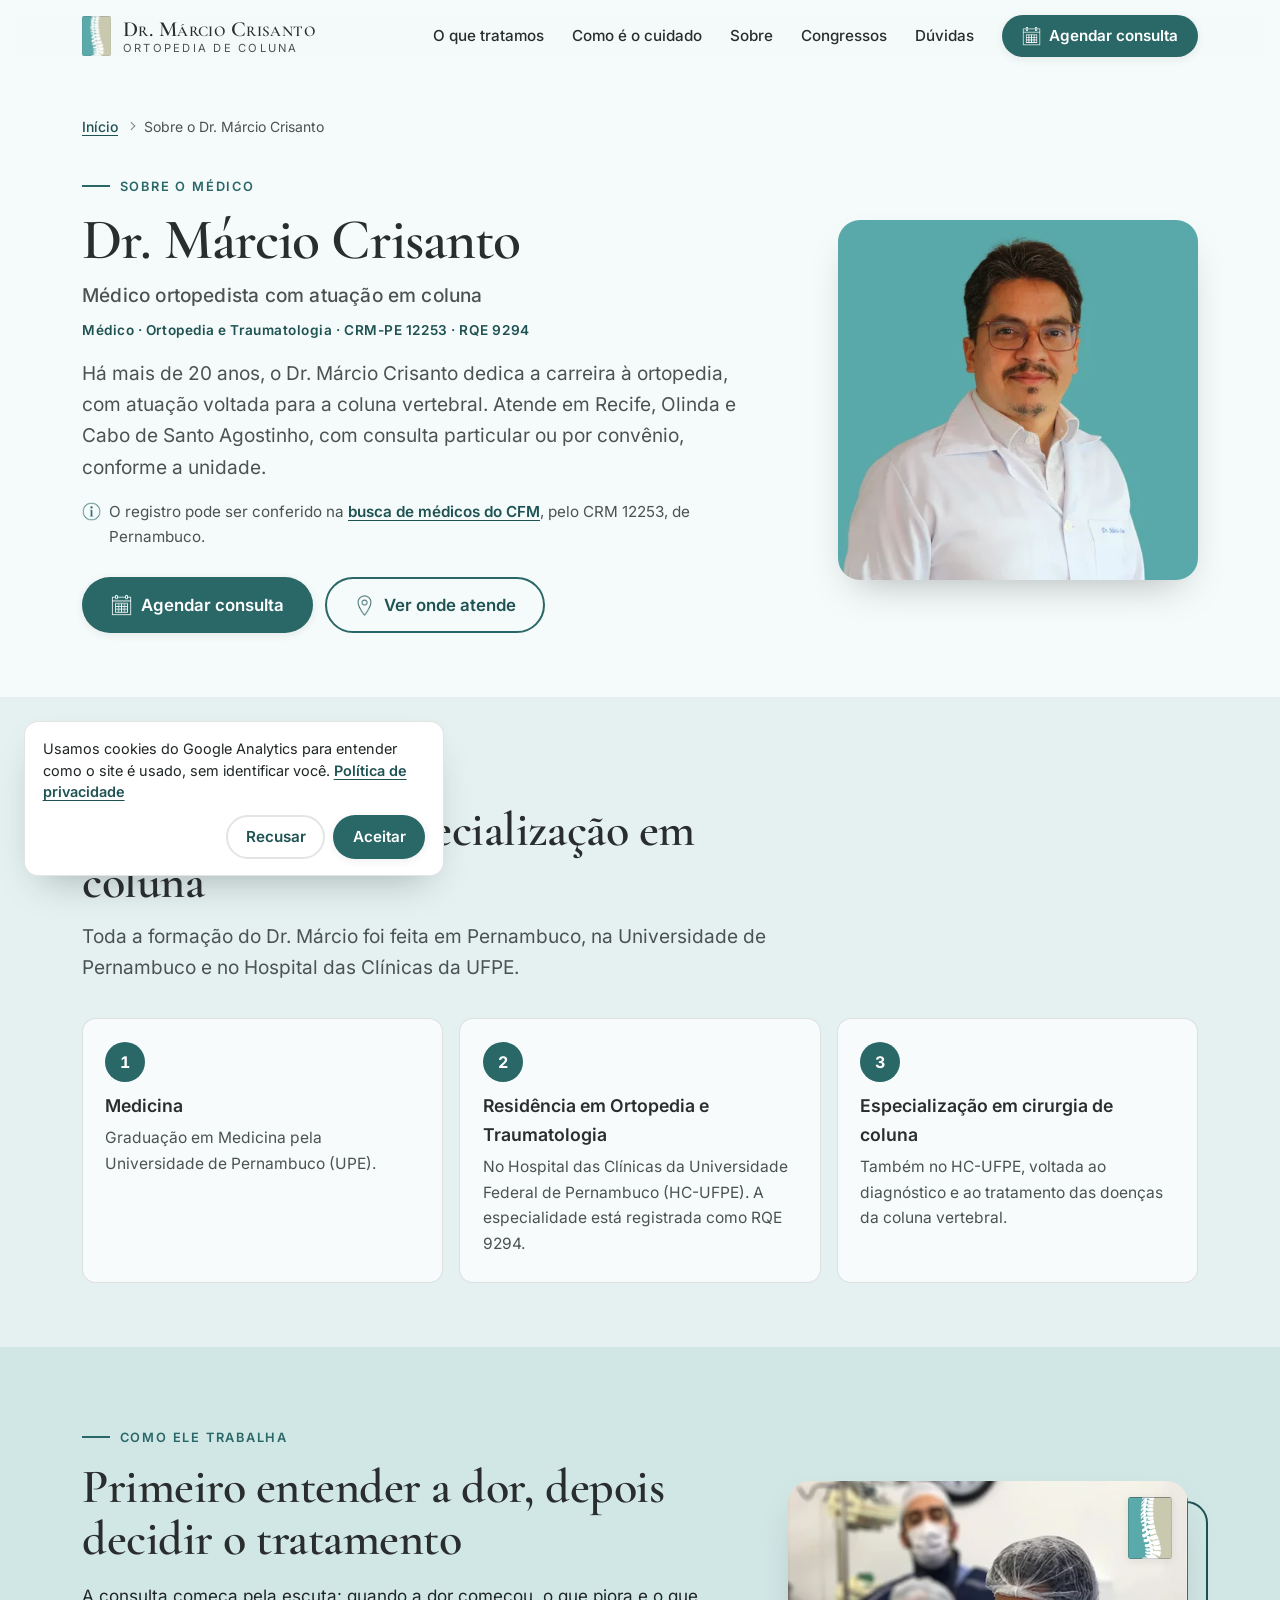
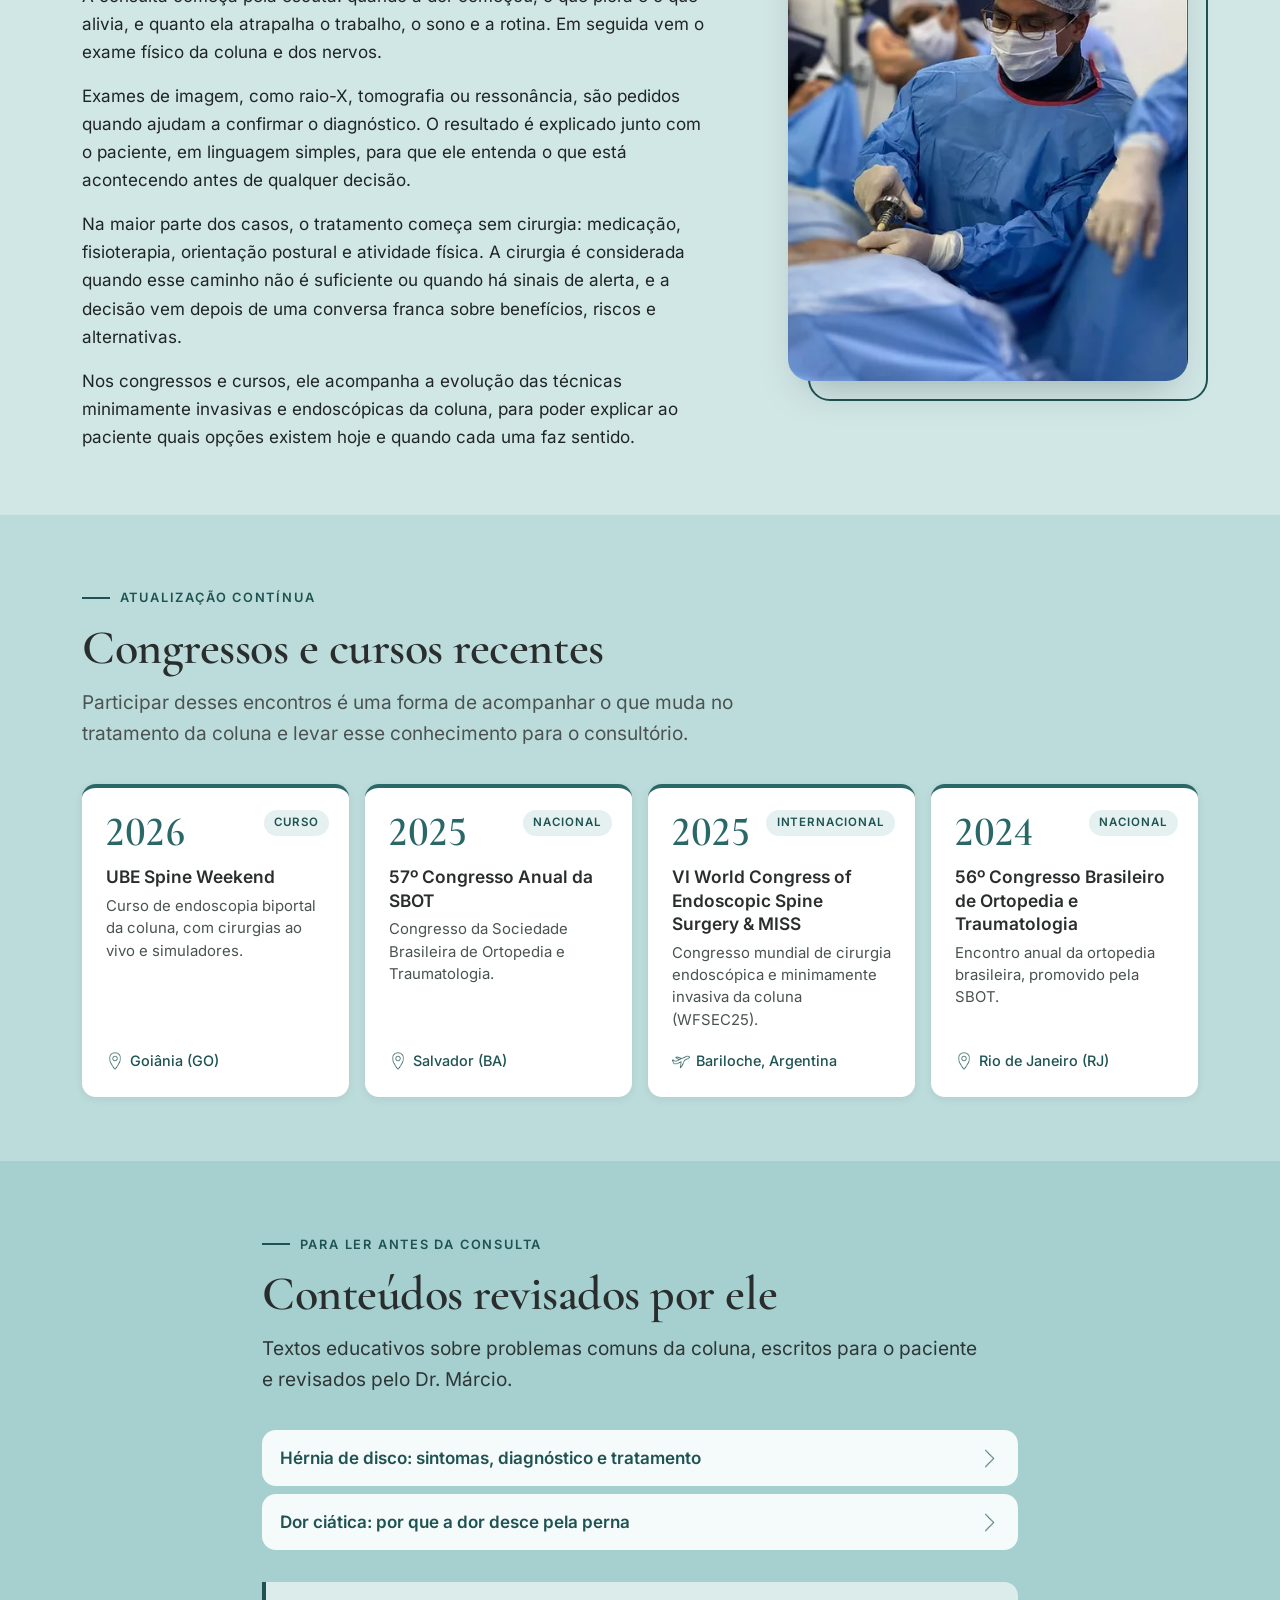
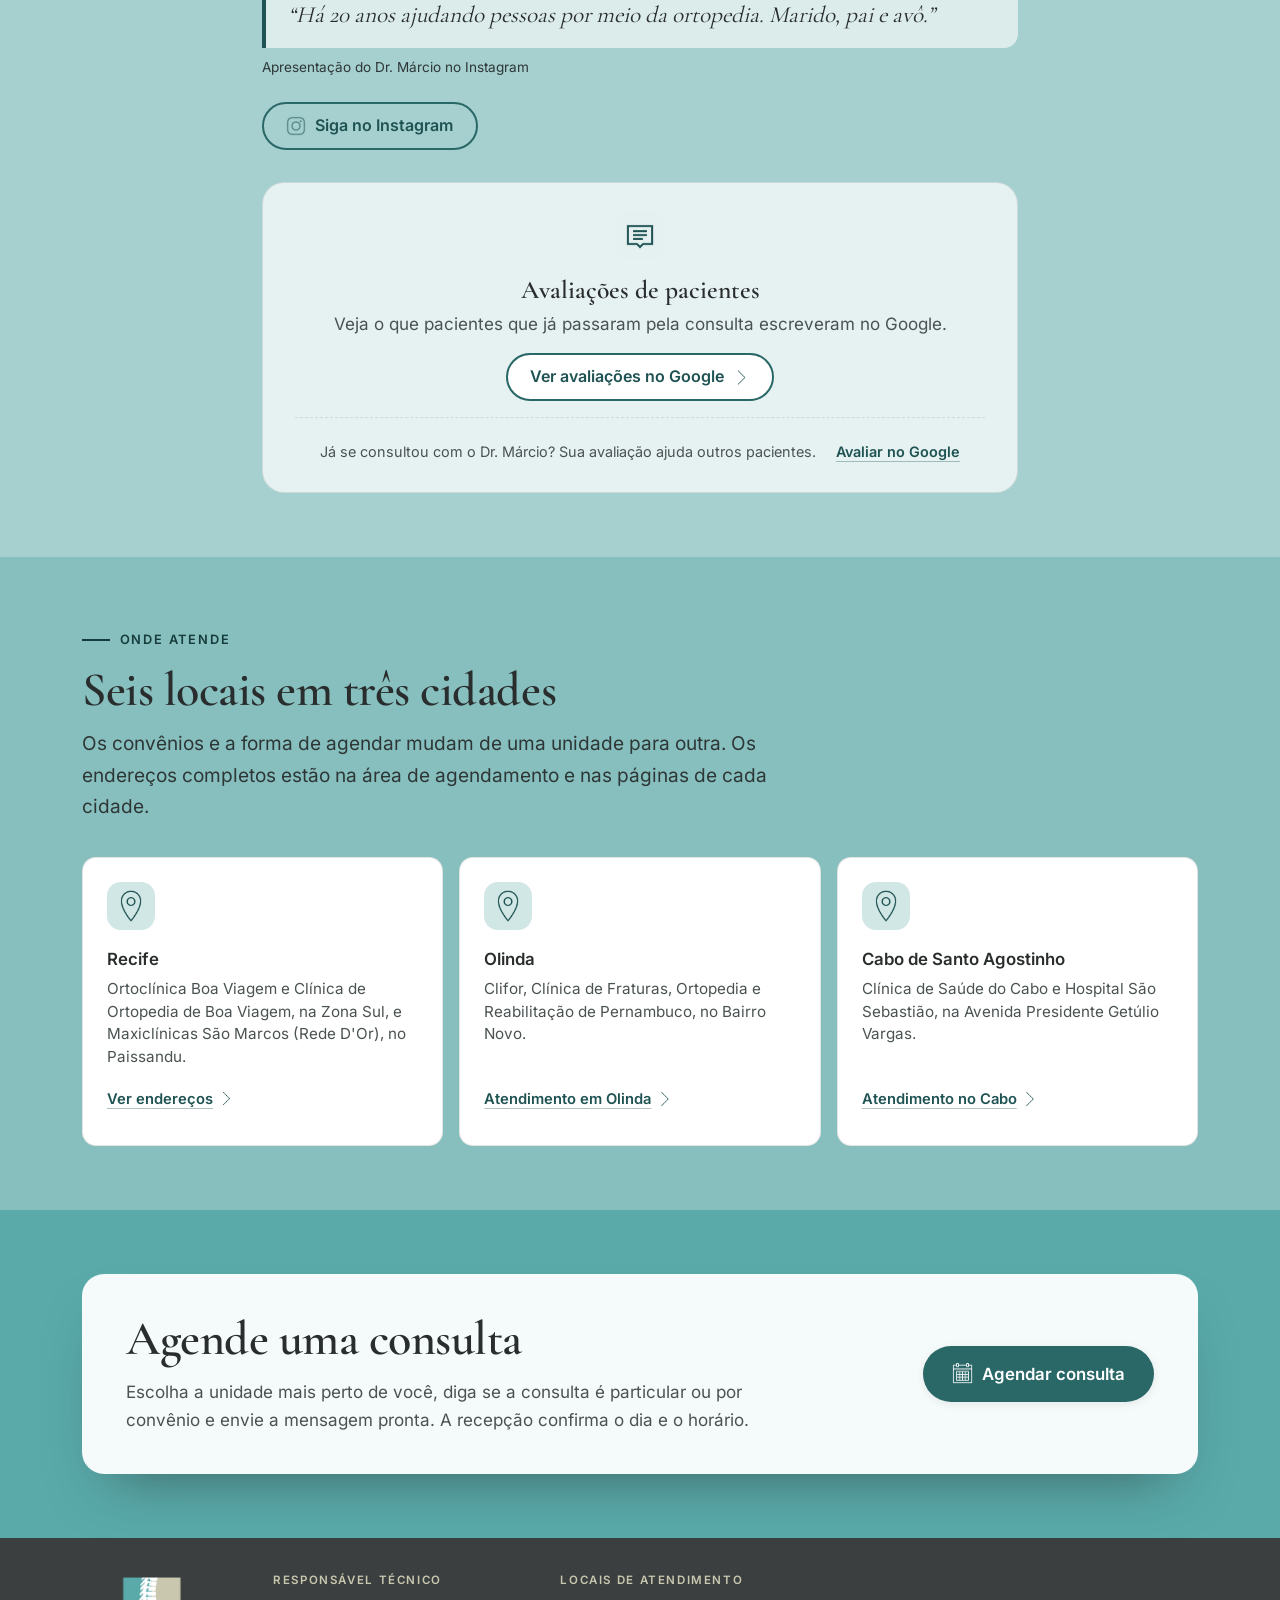
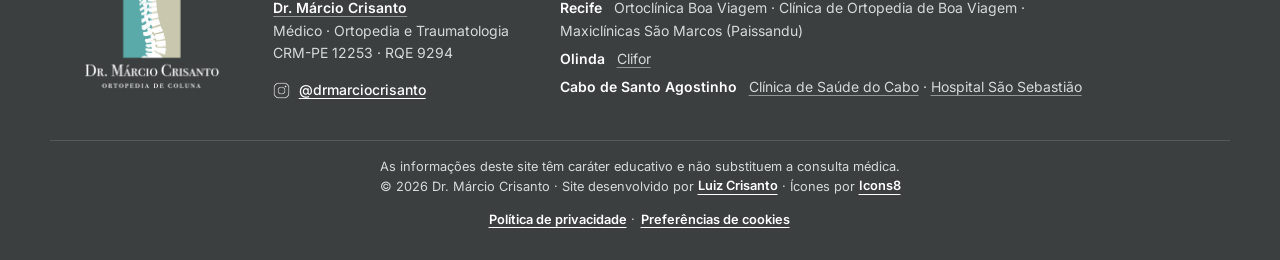
<file: sobre/index.html>
<!DOCTYPE html>
<html lang="pt-BR">
<head>
  <meta charset="UTF-8">
  <meta name="viewport" content="width=device-width, initial-scale=1.0">
  <!-- Headers de segurança: ver o arquivo _headers (Netlify) -->
  <title>Dr. Márcio Crisanto: Formação e Atuação | CRM-PE 12253</title>
  <meta name="description" content="Dr. Márcio Crisanto, médico ortopedista (RQE 9294) com atuação em coluna. Formado pela UPE, residência e especialização em coluna no HC-UFPE.">
  <link rel="canonical" href="https://www.drmarciocrisanto.com.br/sobre/">
  <meta name="robots" content="index, follow, max-image-preview:large, max-snippet:-1">
  <meta name="theme-color" content="#3B3F3F">

  <meta property="og:type" content="profile">
  <meta property="og:site_name" content="Dr. Márcio Crisanto">
  <meta property="og:locale" content="pt_BR">
  <meta property="og:title" content="Dr. Márcio Crisanto: formação e atuação">
  <meta property="og:description" content="Dr. Márcio Crisanto, médico ortopedista (RQE 9294) com atuação em coluna. Formado pela UPE, residência e especialização em coluna no HC-UFPE.">
  <meta property="og:url" content="https://www.drmarciocrisanto.com.br/sobre/">
  <meta property="og:image" content="https://www.drmarciocrisanto.com.br/assets/images/og-image.jpg">
  <meta property="og:image:width" content="1200">
  <meta property="og:image:height" content="630">
  <meta property="og:image:alt" content="Dr. Márcio Crisanto, ortopedista de coluna em Recife, Olinda e Cabo de Santo Agostinho">
  <meta name="twitter:card" content="summary_large_image">

  <link rel="icon" href="/favicon.ico" sizes="48x48">
  <link rel="icon" href="/assets/images/favicon-32.png" type="image/png" sizes="32x32">
  <link rel="icon" href="/assets/images/favicon-192.png" type="image/png" sizes="192x192">
  <link rel="apple-touch-icon" href="/assets/images/apple-touch-icon.png">
  <link rel="manifest" href="/site.webmanifest">
  <link rel="preload" href="/assets/fonts/inter-latin.woff2" as="font" type="font/woff2" crossorigin>
  <link rel="preload" href="/assets/fonts/cormorant-garamond-latin.woff2" as="font" type="font/woff2" crossorigin>
  <link rel="stylesheet" href="/css/variables.css?v=13">
  <link rel="stylesheet" href="/css/styles.css?v=15">

  <!-- Google Analytics 4 (G-GRQ0C4XLX9) com Modo de Consentimento: ver js/gtag-init.js e js/modules/consent.js -->
  <script src="/js/gtag-init.js?v=13"></script>
  <script async src="https://www.googletagmanager.com/gtag/js?id=G-GRQ0C4XLX9"></script>

  <!-- O nó Person completo fica no index.html (@id #pessoa); aqui ele só é referenciado -->
  <script type="application/ld+json">
{
  "@context": "https://schema.org",
  "@graph": [
    {
      "@type": "ProfilePage",
      "@id": "https://www.drmarciocrisanto.com.br/sobre/#pagina",
      "url": "https://www.drmarciocrisanto.com.br/sobre/",
      "name": "Dr. Márcio Crisanto: Formação e Atuação | CRM-PE 12253",
      "description": "Dr. Márcio Crisanto, médico ortopedista (RQE 9294) com atuação em coluna. Formado pela UPE, residência e especialização em coluna no HC-UFPE.",
      "inLanguage": "pt-BR",
      "isPartOf": {
        "@id": "https://www.drmarciocrisanto.com.br/#site"
      },
      "breadcrumb": {
        "@id": "https://www.drmarciocrisanto.com.br/sobre/#breadcrumb"
      },
      "mainEntity": {
        "@id": "https://www.drmarciocrisanto.com.br/#pessoa"
      },
      "about": {
        "@id": "https://www.drmarciocrisanto.com.br/#pessoa"
      },
      "primaryImageOfPage": {
        "@id": "https://www.drmarciocrisanto.com.br/#foto"
      },
      "datePublished": "2026-09-11",
      "dateModified": "2026-09-11"
    },
    {
      "@type": "BreadcrumbList",
      "@id": "https://www.drmarciocrisanto.com.br/sobre/#breadcrumb",
      "itemListElement": [
        {
          "@type": "ListItem",
          "position": 1,
          "name": "Início",
          "item": "https://www.drmarciocrisanto.com.br/"
        },
        {
          "@type": "ListItem",
          "position": 2,
          "name": "Sobre o Dr. Márcio Crisanto",
          "item": "https://www.drmarciocrisanto.com.br/sobre/"
        }
      ]
    }
  ]
}
  </script>
  <script type="module" src="/js/script.js?v=14"></script>
  <link rel="modulepreload" href="/js/modules/api.js">
  <link rel="modulepreload" href="/js/modules/menu.js">
  <link rel="modulepreload" href="/js/modules/scroll.js">
</head>
<body>
  <a class="skip-link" href="#conteudo">Pular para o conteúdo</a>

  <!-- ============ HEADER ============ -->
  <header class="header" id="topo">
    <div class="container header__inner">
      <a class="brand" href="/" aria-label="Dr. Márcio Crisanto, Ortopedia de coluna, página inicial">
        <img class="brand__mark" src="/assets/images/logo-mark.webp" alt="" width="29" height="41">
        <span class="brand__text">
          <span class="brand__name">Dr. Márcio Crisanto</span>
          <span class="brand__tagline">Ortopedia de coluna</span>
        </span>
      </a>

      <button class="menu-toggle" type="button" aria-expanded="false" aria-controls="menu-principal">
        <span class="icon icon--menu" aria-hidden="true"></span>
        <span class="visually-hidden">Abrir menu</span>
      </button>

      <nav class="nav" id="menu-principal" aria-label="Navegação principal">
        <ul class="nav__list">
          <li><a class="nav__link" href="/#tratamentos">O que tratamos</a></li>
          <li><a class="nav__link" href="/#cuidado">Como é o cuidado</a></li>
          <li><a class="nav__link" href="/#sobre">Sobre</a></li>
          <li><a class="nav__link" href="/#congressos">Congressos</a></li>
          <li><a class="nav__link" href="/#duvidas">Dúvidas</a></li>
          <li><a class="btn btn--primary btn--sm nav__cta" href="/#agendar">
            <span class="icon icon--calendar" aria-hidden="true"></span>Agendar consulta</a></li>
        </ul>
      </nav>
    </div>
  </header>

  <main id="conteudo">

    <!-- ============ TOPO DA PÁGINA ============ -->
    <section class="section section--1 page-hero profile-hero" aria-labelledby="pagina-titulo">
      <div class="container">
        <nav class="breadcrumb" aria-label="Você está em">
          <ol>
            <li><a href="/">Início</a></li>
            <li><span aria-current="page">Sobre o Dr. Márcio Crisanto</span></li>
          </ol>
        </nav>
        <div class="doctor-summary">
          <div>
            <p class="eyebrow">Sobre o médico</p>
            <h1 class="page-title" id="pagina-titulo">Dr. Márcio Crisanto <span class="section__title-sub">Médico ortopedista com atuação em coluna</span></h1>
            <p class="about__creds">Médico · Ortopedia e Traumatologia · CRM-PE 12253 · RQE 9294</p>
            <p class="page-hero__lead">
              Há mais de 20 anos, o Dr. Márcio Crisanto dedica a carreira à ortopedia, com atuação voltada para a coluna
              vertebral. Atende em Recife, Olinda e Cabo de Santo Agostinho, com consulta particular ou por convênio,
              conforme a unidade.
            </p>
            <p class="cta-box__note profile-hero__verify">
              <span class="icon icon--info" aria-hidden="true"></span>
              <span>O registro pode ser conferido na <a href="https://portal.cfm.org.br/busca-medicos/" target="_blank" rel="noopener noreferrer">busca de médicos do CFM<span class="visually-hidden"> (abre em nova aba)</span></a>, pelo CRM 12253, de Pernambuco.</span>
            </p>
            <div class="hero__actions">
              <a class="btn btn--primary btn--lg" href="/#agendar">
                <span class="icon icon--calendar" aria-hidden="true"></span>Agendar consulta</a>
              <a class="btn btn--ghost btn--lg" href="#onde-atende">
                <span class="icon icon--marker" aria-hidden="true"></span>Ver onde atende</a>
            </div>
          </div>
          <figure class="doctor-summary__media">
            <img src="/assets/images/dr-marcio-crisanto-480.webp" alt="Dr. Márcio Crisanto, médico ortopedista com atuação em coluna, de jaleco branco" width="480" height="480" fetchpriority="high">
          </figure>
        </div>
      </div>
    </section>

    <!-- ============ FORMAÇÃO ============ -->
    <section class="section section--2" aria-labelledby="formacao">
      <div class="container">
        <header class="section__head">
          <p class="eyebrow">Formação</p>
          <h2 class="section__title" id="formacao">Da graduação à especialização em coluna</h2>
          <p class="section__lead">Toda a formação do Dr. Márcio foi feita em Pernambuco, na Universidade de Pernambuco e no Hospital das Clínicas da UFPE.</p>
        </header>

        <ol class="steps steps--3">
          <li class="step">
            <span class="step__num" aria-hidden="true">1</span>
            <h3 class="step__title">Medicina</h3>
            <p>Graduação em Medicina pela Universidade de Pernambuco (UPE).</p>
          </li>
          <li class="step">
            <span class="step__num" aria-hidden="true">2</span>
            <h3 class="step__title">Residência em Ortopedia e Traumatologia</h3>
            <p>No Hospital das Clínicas da Universidade Federal de Pernambuco (HC-UFPE). A especialidade está registrada como RQE 9294.</p>
          </li>
          <li class="step">
            <span class="step__num" aria-hidden="true">3</span>
            <h3 class="step__title">Especialização em cirurgia de coluna</h3>
            <p>Também no HC-UFPE, voltada ao diagnóstico e ao tratamento das doenças da coluna vertebral.</p>
          </li>
        </ol>
      </div>
    </section>

    <!-- ============ COMO ELE TRABALHA ============ -->
    <section class="section section--3" aria-labelledby="como-trabalha">
      <div class="container about">
        <div class="about__content">
          <p class="eyebrow">Como ele trabalha</p>
          <h2 class="section__title" id="como-trabalha">Primeiro entender a dor, depois decidir o tratamento</h2>
          <p>
            A consulta começa pela escuta: quando a dor começou, o que piora e o que alivia, e quanto ela atrapalha
            o trabalho, o sono e a rotina. Em seguida vem o exame físico da coluna e dos nervos.
          </p>
          <p>
            Exames de imagem, como raio-X, tomografia ou ressonância, são pedidos quando ajudam a confirmar o
            diagnóstico. O resultado é explicado junto com o paciente, em linguagem simples, para que ele entenda o
            que está acontecendo antes de qualquer decisão.
          </p>
          <p>
            Na maior parte dos casos, o tratamento começa sem cirurgia: medicação, fisioterapia, orientação postural
            e atividade física. A cirurgia é considerada quando esse caminho não é suficiente ou quando há sinais de
            alerta, e a decisão vem depois de uma conversa franca sobre benefícios, riscos e alternativas.
          </p>
          <p>
            Nos congressos e cursos, ele acompanha a evolução das técnicas minimamente invasivas e endoscópicas da
            coluna, para poder explicar ao paciente quais opções existem hoje e quando cada uma faz sentido.
          </p>
        </div>

        <!-- Foto à direita: o médico olha para a esquerda, ou seja, para dentro da página -->
        <figure class="about__media">
          <picture>
            <source srcset="/assets/images/dr-marcio-crisanto-cirurgia-480.webp 480w, /assets/images/dr-marcio-crisanto-cirurgia.webp 650w" sizes="(min-width: 1024px) 400px, 90vw" type="image/webp">
            <img src="/assets/images/dr-marcio-crisanto-cirurgia.jpg" alt="Dr. Márcio Crisanto no centro cirúrgico, de touca, máscara e avental, com a equipe ao fundo" width="650" height="812" loading="lazy">
          </picture>
          <img class="about__mark" src="/assets/images/logo-mark.webp" alt="" width="58" height="82" loading="lazy">
        </figure>
      </div>
    </section>

    <!-- ============ ATUALIZAÇÃO CONTÍNUA ============ -->
    <section class="section section--4" aria-labelledby="congressos-titulo">
      <div class="container">
        <header class="section__head">
          <p class="eyebrow">Atualização contínua</p>
          <h2 class="section__title" id="congressos-titulo">Congressos e cursos recentes</h2>
          <p class="section__lead">Participar desses encontros é uma forma de acompanhar o que muda no tratamento da coluna e levar esse conhecimento para o consultório.</p>
        </header>

        <div class="congress-list">
          <article class="congress">
            <p class="congress__year">2026</p>
            <p class="congress__tag">Curso</p>
            <h3 class="congress__title">UBE Spine Weekend</h3>
            <p class="congress__desc">Curso de endoscopia biportal da coluna, com cirurgias ao vivo e simuladores.</p>
            <p class="congress__place"><span class="icon icon--marker" aria-hidden="true"></span>Goiânia (GO)</p>
          </article>
          <article class="congress">
            <p class="congress__year">2025</p>
            <p class="congress__tag">Nacional</p>
            <h3 class="congress__title">57º Congresso Anual da SBOT</h3>
            <p class="congress__desc">Congresso da Sociedade Brasileira de Ortopedia e Traumatologia.</p>
            <p class="congress__place"><span class="icon icon--marker" aria-hidden="true"></span>Salvador (BA)</p>
          </article>
          <article class="congress">
            <p class="congress__year">2025</p>
            <p class="congress__tag">Internacional</p>
            <h3 class="congress__title">VI World Congress of Endoscopic Spine Surgery &amp; MISS</h3>
            <p class="congress__desc">Congresso mundial de cirurgia endoscópica e minimamente invasiva da coluna (WFSEC25).</p>
            <p class="congress__place"><span class="icon icon--airplane" aria-hidden="true"></span>Bariloche, Argentina</p>
          </article>
          <article class="congress">
            <p class="congress__year">2024</p>
            <p class="congress__tag">Nacional</p>
            <h3 class="congress__title">56º Congresso Brasileiro de Ortopedia e Traumatologia</h3>
            <p class="congress__desc">Encontro anual da ortopedia brasileira, promovido pela SBOT.</p>
            <p class="congress__place"><span class="icon icon--marker" aria-hidden="true"></span>Rio de Janeiro (RJ)</p>
          </article>
        </div>
      </div>
    </section>

    <!-- ============ CONTEÚDOS REVISADOS E BIO ============ -->
    <section class="section section--5" aria-labelledby="conteudos">
      <div class="container container--narrow">
        <header class="section__head">
          <p class="eyebrow">Para ler antes da consulta</p>
          <h2 class="section__title" id="conteudos">Conteúdos revisados por ele</h2>
          <p class="section__lead">Textos educativos sobre problemas comuns da coluna, escritos para o paciente e revisados pelo Dr. Márcio.</p>
        </header>
        <ul class="related-links">
          <li><a class="related-links__item" href="/hernia-de-disco/"><span>Hérnia de disco: sintomas, diagnóstico e tratamento</span><span class="icon icon--forward" aria-hidden="true"></span></a></li>
          <li><a class="related-links__item" href="/dor-ciatica/"><span>Dor ciática: por que a dor desce pela perna</span><span class="icon icon--forward" aria-hidden="true"></span></a></li>
        </ul>

        <figure class="profile-quote">
          <blockquote class="about__quote">
            <p>“Há 20 anos ajudando pessoas por meio da ortopedia. Marido, pai e avô.”</p>
          </blockquote>
          <figcaption class="profile-quote__source">Apresentação do Dr. Márcio no Instagram</figcaption>
        </figure>
        <div class="about__social">
          <a class="btn btn--ghost" href="https://www.instagram.com/drmarciocrisanto/" target="_blank" rel="noopener noreferrer">
            <span class="icon icon--instagram" aria-hidden="true"></span>Siga no Instagram<span class="visually-hidden"> (abre em nova aba)</span></a>
        </div>

        <!-- Avaliações de pacientes (versão compacta do bloco da home): só links, sem copiar avaliações -->
        <div class="reviews reviews--page">
          <span class="icon-badge reviews__badge"><span class="icon icon--comments" aria-hidden="true"></span></span>
          <div class="reviews__text">
            <h3 class="reviews__title" id="avaliacoes-titulo">Avaliações de pacientes</h3>
            <p>Veja o que pacientes que já passaram pela consulta escreveram no Google.</p>
          </div>
          <!-- Doctoralia: reativar quando o perfil estiver atualizado (https://www.doctoralia.com.br/marcio-adriano-paiva-crisanto/ortopedista-traumatologista/recife) -->
          <div class="reviews__actions">
            <a class="btn btn--ghost" href="https://share.google/67AGYJu0GBD1yU73U" target="_blank" rel="noopener noreferrer" data-origem="avaliacoes-google">
              Ver avaliações no Google<span class="visually-hidden"> (abre em nova aba)</span><span class="icon icon--forward" aria-hidden="true"></span></a>
          </div>
          <p class="reviews__invite">
            <span>Já se consultou com o Dr. Márcio? Sua avaliação ajuda outros pacientes.</span>
            <span class="reviews__invite-links">
              <a href="https://share.google/67AGYJu0GBD1yU73U" target="_blank" rel="noopener noreferrer" data-origem="avaliacoes-google">Avaliar no Google<span class="visually-hidden"> (abre em nova aba)</span></a>
            </span>
          </p>
        </div>
      </div>
    </section>

    <!-- ============ ONDE ATENDE ============ -->
    <section class="section section--6" id="onde-atende" aria-labelledby="onde-titulo">
      <div class="container">
        <header class="section__head">
          <p class="eyebrow">Onde atende</p>
          <h2 class="section__title" id="onde-titulo">Seis locais em três cidades</h2>
          <p class="section__lead">Os convênios e a forma de agendar mudam de uma unidade para outra. Os endereços completos estão na área de agendamento e nas páginas de cada cidade.</p>
        </header>

        <ul class="conditions conditions--3">
          <li class="condition">
            <span class="icon-badge"><span class="icon icon--marker" aria-hidden="true"></span></span>
            <h3 class="condition__title">Recife</h3>
            <p>Ortoclínica Boa Viagem e Clínica de Ortopedia de Boa Viagem, na Zona Sul, e Maxiclínicas São Marcos (Rede D'Or), no Paissandu.</p>
            <a class="condition__link" href="/#agendar">Ver endereços<span class="visually-hidden"> em Recife</span><span class="icon icon--forward" aria-hidden="true"></span></a>
          </li>
          <li class="condition">
            <span class="icon-badge"><span class="icon icon--marker" aria-hidden="true"></span></span>
            <h3 class="condition__title">Olinda</h3>
            <p>Clifor, Clínica de Fraturas, Ortopedia e Reabilitação de Pernambuco, no Bairro Novo.</p>
            <a class="condition__link" href="/ortopedista-coluna-olinda/">Atendimento em Olinda<span class="icon icon--forward" aria-hidden="true"></span></a>
          </li>
          <li class="condition">
            <span class="icon-badge"><span class="icon icon--marker" aria-hidden="true"></span></span>
            <h3 class="condition__title">Cabo de Santo Agostinho</h3>
            <p>Clínica de Saúde do Cabo e Hospital São Sebastião, na Avenida Presidente Getúlio Vargas.</p>
            <a class="condition__link" href="/ortopedista-coluna-cabo-de-santo-agostinho/">Atendimento no Cabo<span class="icon icon--forward" aria-hidden="true"></span></a>
          </li>
        </ul>
      </div>
    </section>

    <!-- ============ AGENDAR ============ -->
    <section class="section section--7 page-end" aria-labelledby="cta-titulo">
      <div class="container">
        <div class="cta-box" data-hides-mobile-cta>
          <div class="cta-box__text">
            <h2 class="section__title" id="cta-titulo">Agende uma consulta</h2>
            <p>Escolha a unidade mais perto de você, diga se a consulta é particular ou por convênio e envie a mensagem pronta. A recepção confirma o dia e o horário.</p>
          </div>
          <div class="cta-box__actions">
            <a class="btn btn--primary btn--lg" href="/#agendar">
              <span class="icon icon--calendar" aria-hidden="true"></span>Agendar consulta</a>
          </div>
        </div>
      </div>
    </section>
  </main>

  <!-- ============ FOOTER ============ -->
  <footer class="footer">
    <div class="container footer__grid">
      <div class="footer__brand">
        <img class="footer__logo" src="/assets/images/logo-lockup-white.webp" alt="Dr. Márcio Crisanto, Ortopedia de Coluna" width="284" height="238" loading="lazy">
      </div>

      <div class="footer__col footer__col--doctor">
        <h2 class="footer__title">Responsável técnico</h2>
        <p class="footer__doctor"><strong><a class="footer__place-link" href="/sobre/">Dr. Márcio Crisanto</a></strong><br>Médico · Ortopedia e Traumatologia<br>CRM-PE 12253 · RQE 9294</p>
        <a class="footer__social" href="https://www.instagram.com/drmarciocrisanto/" target="_blank" rel="noopener noreferrer">
          <span class="icon icon--instagram" aria-hidden="true"></span>@drmarciocrisanto<span class="visually-hidden"> (abre em nova aba)</span></a>
      </div>

      <div class="footer__col footer__col--places">
        <h2 class="footer__title">Locais de atendimento</h2>
        <dl class="footer__places">
          <div>
            <dt>Recife</dt>
            <dd><span>Ortoclínica Boa Viagem</span>&nbsp;· <span>Clínica de Ortopedia de Boa Viagem</span>&nbsp;· <span>Maxiclínicas São Marcos (Paissandu)</span></dd>
          </div>
          <div>
            <dt>Olinda</dt>
            <dd><a class="footer__place-link" href="/ortopedista-coluna-olinda/">Clifor</a></dd>
          </div>
          <div>
            <dt>Cabo de Santo Agostinho</dt>
            <dd><a class="footer__place-link" href="/ortopedista-coluna-cabo-de-santo-agostinho/"><span>Clínica de Saúde do Cabo</span></a>&nbsp;· <a class="footer__place-link" href="/ortopedista-coluna-cabo-de-santo-agostinho/"><span>Hospital São Sebastião</span></a></dd>
          </div>
        </dl>
      </div>
    </div>

    <div class="container footer__bottom">
      <p>As informações deste site têm caráter educativo e não substituem a consulta médica.</p>
      <p>
        © <span data-year>2026</span> Dr. Márcio Crisanto ·
        Site desenvolvido por <a href="https://devluizcrisanto.com.br" target="_blank" rel="noopener noreferrer">Luiz Crisanto<span class="visually-hidden"> (abre em nova aba)</span></a> ·
        Ícones por <a href="https://icons8.com.br" target="_blank" rel="noopener noreferrer">Icons8<span class="visually-hidden"> (abre em nova aba)</span></a>
      </p>
      <p><a href="/privacidade/">Política de privacidade</a> · <button type="button" class="linklike" data-consent-open>Preferências de cookies</button></p>
    </div>
  </footer>

  <!-- Barra de agendamento fixa no mobile -->
  <div class="mobile-cta" data-mobile-cta>
    <a class="btn btn--primary btn--block" href="/#agendar">
      <span class="icon icon--calendar" aria-hidden="true"></span>Agendar consulta</a>
  </div>

  <a class="to-top" href="#topo" data-to-top aria-label="Voltar ao topo">
    <span class="icon icon--up" aria-hidden="true"></span>
  </a>
</body>
</html>
</file>
<file: css/variables.css>
/* ==========================================================
   Design tokens · Dr. Márcio Crisanto
   Paleta extraída da logo: grafite #3B3F3F, teal #5AAAAA, bege #C9C8AF
   ========================================================== */

@font-face {
  font-family: 'Cormorant Garamond';
  src: url('../assets/fonts/cormorant-garamond-latin.woff2') format('woff2');
  font-weight: 300 700;
  font-style: normal;
  font-display: swap;
}

@font-face {
  font-family: 'Inter';
  src: url('../assets/fonts/inter-latin.woff2') format('woff2');
  font-weight: 100 900;
  font-style: normal;
  font-display: swap;
}

:root {
  /* Cores da marca */
  --graphite: #3B3F3F;
  --graphite-900: #2A2D2D;
  --teal: #5AAAAA;          /* teal da logo e do fundo da foto (decorativo, não usar para texto em fundo claro) */
  --teal-700: #2A6767;      /* teal acessível: texto e botões (6.5:1 com branco) */
  --teal-800: #1F5252;
  --beige: #C9C8AF;

  /* Texto */
  --ink: #1F2424;
  --ink-muted: #4A5252;
  --on-dark: #FFFFFF;
  --on-dark-muted: #D6DADA;

  /* Rampa de fundo das seções: um só tom (o teal da logo), do mais claro ao mais escuro.
     Cada seção é um degrau visível, sem degradê, para o paciente perceber a troca. */
  --s1: #F5FAFA;   /* hero */
  --s2: #E4F1F0;   /* o que tratamos */
  --s3: #D1E7E6;   /* como é o cuidado */
  --s4: #BCDCDB;   /* sobre */
  --s5: #A5D0CF;   /* congressos */
  --s6: #86BFBE;   /* dúvidas */
  --s7: #5AAAAA;   /* agendamento (teal da logo) */
  --s8: #3B3F3F;   /* rodapé (grafite da logo) */

  --surface: #FFFFFF;
  --line: rgba(31, 36, 36, 0.12);
  --send: #1F5252;          /* botão final de envio (sem verde, segue a paleta da marca) */
  --warn: #8A5A12;

  /* Tipografia */
  --font-primary: 'Inter', system-ui, -apple-system, 'Segoe UI', Roboto, sans-serif;
  --font-heading: 'Cormorant Garamond', 'Times New Roman', Georgia, serif;

  --fs-sm: 0.875rem;
  --fs-base: 1.0625rem;
  --fs-md: 1.1875rem;
  --fs-lg: clamp(1.35rem, 1.1rem + 1vw, 1.65rem);
  --fs-xl: clamp(2rem, 1.5rem + 2.2vw, 3rem);
  --fs-hero: clamp(2.4rem, 1.6rem + 3vw, 3.6rem);

  /* Espaçamentos */
  --spacing-xs: 0.25rem;
  --spacing-sm: 0.5rem;
  --spacing-md: 1rem;
  --spacing-lg: 2rem;
  --spacing-xl: 4rem;
  --section-pad: clamp(2.75rem, 2rem + 2.5vw, 4.25rem);

  /* Bordas e sombras */
  --radius-sm: 8px;
  --border-radius: 14px;
  --radius-lg: 22px;
  --shadow: 0 2px 8px rgba(31, 36, 36, 0.08);
  --shadow-lg: 0 18px 40px -18px rgba(31, 36, 36, 0.35);

  --container: 1180px;
  --header-h: 72px;
  --ease: cubic-bezier(0.22, 0.61, 0.36, 1);
}
</file>
<file: css/styles.css>
/* ==========================================================
   1. RESET / BASE
   ========================================================== */
*,
*::before,
*::after { box-sizing: border-box; }

html {
  scroll-behavior: smooth;
  scroll-padding-top: calc(var(--header-h) + 12px);
  -webkit-text-size-adjust: 100%;
}

body {
  margin: 0;
  font-family: var(--font-primary);
  font-size: var(--fs-base);
  line-height: 1.65;
  color: var(--ink);
  background: var(--s1);
  -webkit-font-smoothing: antialiased;
}

img { max-width: 100%; height: auto; display: block; }
h1, h2, h3, h4, p, ul, ol, dl, dd, figure, blockquote { margin: 0; }
ul, ol { padding: 0; list-style: none; }
a { color: var(--teal-700); text-underline-offset: 3px; }
a:hover { color: var(--teal-800); }
button, input, select { font: inherit; color: inherit; }

:focus-visible {
  outline: 3px solid var(--teal-700);
  outline-offset: 3px;
  border-radius: 4px;
}

.visually-hidden {
  position: absolute !important;
  width: 1px; height: 1px;
  overflow: hidden; clip: rect(0 0 0 0);
  white-space: nowrap;
}

.skip-link {
  position: absolute; left: 1rem; top: -100px; z-index: 200;
  padding: 0.6rem 1rem;
  background: var(--graphite); color: var(--on-dark);
  border-radius: var(--radius-sm);
}
.skip-link:focus { top: 1rem; color: var(--on-dark); }

.container {
  width: 100%;
  max-width: var(--container);
  margin-inline: auto;
  padding-inline: 1.25rem;
}
.container--narrow { max-width: 820px; }
.nowrap { white-space: nowrap; }

/* Ícones Icons8 aplicados como máscara, herdam a cor do texto (currentColor) */
.icon {
  display: inline-block;
  flex: none;
  width: 1.25em; height: 1.25em;
  background-color: currentColor;
  -webkit-mask: var(--i) center / contain no-repeat;
          mask: var(--i) center / contain no-repeat;
  vertical-align: -0.25em;
}
.icon--marker    { --i: url('../assets/icons/marker.png'); }
.icon--phone     { --i: url('../assets/icons/phone.png'); }
.icon--whatsapp  { --i: url('../assets/icons/whatsapp.png'); }
.icon--calendar  { --i: url('../assets/icons/calendar.png'); }
.icon--instagram { --i: url('../assets/icons/instagram-new.png'); }
.icon--check     { --i: url('../assets/icons/checkmark.png'); }
.icon--map       { --i: url('../assets/icons/map.png'); }
.icon--spine     { --i: url('../assets/icons/spine.png'); }
.icon--forward   { --i: url('../assets/icons/forward.png'); }
.icon--back      { --i: url('../assets/icons/back.png'); }
.icon--menu      { --i: url('../assets/icons/menu.png'); }
.icon--close     { --i: url('../assets/icons/delete-sign.png'); }
.icon--info      { --i: url('../assets/icons/info.png'); }
.icon--airplane  { --i: url('../assets/icons/airplane-take-off.png'); }
.icon--back-pain { --i: url('../assets/icons/back-pain.png'); }
.icon--neck      { --i: url('../assets/icons/neck.png'); }
.icon--leg-trauma { --i: url('../assets/icons/leg-trauma.png'); }
.icon--elderly-cane { --i: url('../assets/icons/elderly-cane.png'); }
.icon--posture   { --i: url('../assets/icons/posture.png'); }
.icon--vertebra  { --i: url('../assets/icons/vertebra.png'); }
.icon--spine-segments { --i: url('../assets/icons/spine-segments.png'); }
.icon--broken-bone { --i: url('../assets/icons/broken-bone.png'); }
.icon--chevron   { --i: url('../assets/icons/expand-arrow.png'); }
.icon--up        { --i: url('../assets/icons/expand-arrow.png'); transform: rotate(180deg); }
.icon--comments  { --i: url('../assets/icons/comments.png'); }

/* Botões */
.btn {
  display: inline-flex; align-items: center; justify-content: center;
  gap: 0.55rem;
  min-height: 48px;
  padding: 0.75rem 1.4rem;
  border: 2px solid transparent;
  border-radius: 999px;
  font-weight: 600;
  font-size: 1rem;
  line-height: 1.2;
  text-decoration: none;
  cursor: pointer;
  transition: background-color .2s var(--ease), color .2s var(--ease), border-color .2s var(--ease), transform .2s var(--ease), box-shadow .2s var(--ease);
}
.btn:hover { transform: translateY(-1px); }
.btn:active { transform: translateY(0); }
.btn[disabled], .btn[aria-disabled="true"] { opacity: .45; cursor: not-allowed; transform: none; }

.btn--primary { background: var(--teal-700); color: var(--on-dark); box-shadow: var(--shadow); }
.btn--primary:hover { background: var(--teal-800); color: var(--on-dark); }
.btn--ghost { background: transparent; color: var(--teal-800); border-color: var(--teal-700); }
.btn--ghost:hover { background: var(--teal-700); color: var(--on-dark); }
.btn--quiet { background: transparent; color: var(--teal-800); border-color: var(--line); }
.btn--quiet:hover { border-color: var(--teal-700); color: var(--teal-800); }
.btn--light { background: var(--s1); color: var(--graphite-900); }
.btn--light:hover { background: var(--beige); color: var(--graphite-900); }
.btn--whatsapp { background: var(--send); color: var(--on-dark); box-shadow: var(--shadow-lg); }
.btn--whatsapp:hover { background: var(--graphite-900); color: var(--on-dark); }

.btn--sm { min-height: 42px; padding: 0.55rem 1.1rem; font-size: 0.95rem; }
.btn--lg { min-height: 56px; padding: 0.9rem 1.7rem; font-size: 1.05rem; }
.btn--block { width: 100%; }

.eyebrow {
  display: inline-flex; align-items: center; gap: 0.6rem;
  margin-bottom: 0.9rem;
  font-size: 0.8rem; font-weight: 600;
  letter-spacing: 0.14em; text-transform: uppercase;
  color: var(--teal-700);
}
.eyebrow::before { content: ''; width: 28px; height: 2px; background: currentColor; }
.eyebrow--dark { color: var(--graphite-900); }

.icon-badge {
  display: inline-grid; place-items: center;
  width: 48px; height: 48px;
  border-radius: 14px;
  background: var(--s3);
  color: var(--teal-800);
  font-size: 1.6rem;
}
.icon-badge--warn { background: #F3E6CF; color: var(--warn); }

/* ==========================================================
   Seções · rampa de cor com degradê entre elas
   ========================================================== */
.section {
  --bg: var(--s1);
  --sec-muted: var(--ink-muted);
  --sec-accent: var(--teal-700);
  position: relative;
  padding-block: var(--section-pad);
  background: var(--bg);
}
/* Textos auxiliares escurecem junto com o fundo para manter contraste AA */
.section--1 { --bg: var(--s1); }
.section--2 { --bg: var(--s2); }
.section--3 { --bg: var(--s3); }
.section--4 { --bg: var(--s4); --sec-accent: var(--teal-800); }
.section--5 { --bg: var(--s5); --sec-muted: #2E3636; --sec-accent: var(--teal-800); }
.section--6 { --bg: var(--s6); --sec-muted: #2E3636; --sec-accent: #163C3C; }
.section--7 { --bg: var(--s7); --sec-muted: var(--ink); --sec-accent: var(--graphite-900); }
.section > .container > .section__head .eyebrow,
.section .about__content > .eyebrow { color: var(--sec-accent); }

.section__head { max-width: 720px; margin-bottom: clamp(1.5rem, 1.2rem + 1.2vw, 2.25rem); }
.section__head--center { margin-inline: auto; text-align: center; }
.section__head--center .eyebrow::before { display: none; }
.section__title {
  font-family: var(--font-heading);
  font-weight: 600;
  font-size: var(--fs-xl);
  line-height: 1.08;
  letter-spacing: -0.01em;
  color: var(--graphite-900);
}
.section__lead { margin-top: 0.75rem; font-size: var(--fs-md); color: var(--sec-muted); }

/* ==========================================================
   2. HEADER
   ========================================================== */
.header {
  position: sticky; top: 0; z-index: 100;
  background: rgba(245, 250, 250, 0.92);
  -webkit-backdrop-filter: saturate(140%) blur(10px);
          backdrop-filter: saturate(140%) blur(10px);
  border-bottom: 1px solid transparent;
  transition: border-color .25s var(--ease), box-shadow .25s var(--ease);
}
.header.is-scrolled { border-bottom-color: var(--line); box-shadow: 0 6px 24px -18px rgba(31,36,36,.5); }
.header__inner { display: flex; align-items: center; justify-content: space-between; min-height: var(--header-h); gap: 1rem; }

.brand { display: flex; align-items: center; gap: 0.75rem; text-decoration: none; color: var(--graphite-900); }
.brand__mark { width: 29px; height: auto; border-radius: 2px; }
.brand__text { display: flex; flex-direction: column; line-height: 1.1; }
.brand__name { font-family: var(--font-heading); font-weight: 600; font-size: 1.35rem; font-variant: small-caps; letter-spacing: 0.02em; }
.brand__tagline { font-size: 0.7rem; letter-spacing: 0.2em; text-transform: uppercase; color: var(--ink-muted); }

.menu-toggle {
  display: inline-grid; place-items: center;
  width: 48px; height: 48px;
  border: 1px solid var(--line); border-radius: 12px;
  background: var(--surface); color: var(--graphite-900);
  font-size: 1.35rem; cursor: pointer;
}
.menu-toggle[aria-expanded="true"] .icon { --i: url('../assets/icons/delete-sign.png'); }

.nav {
  position: fixed; inset: var(--header-h) 0 auto 0;
  background: var(--s1);
  border-bottom: 1px solid var(--line);
  box-shadow: var(--shadow-lg);
  padding: 0.75rem 1.25rem 1.5rem;
  transform: translateY(-8px); opacity: 0; visibility: hidden;
  transition: opacity .2s var(--ease), transform .2s var(--ease), visibility .2s;
}
.nav.is-open { transform: none; opacity: 1; visibility: visible; }
.nav__list { display: flex; flex-direction: column; gap: 0.25rem; }
.nav__link {
  display: block; padding: 0.85rem 0.25rem;
  font-weight: 500; color: var(--graphite-900); text-decoration: none;
  border-bottom: 1px solid var(--line);
}
.nav__link:hover { color: var(--teal-700); }
.nav__cta { margin-top: 1rem; width: 100%; }

/* ==========================================================
   3. HERO
   ========================================================== */
.hero { padding-top: clamp(1.75rem, 1.25rem + 2vw, 3.5rem); padding-bottom: clamp(2.75rem, 2rem + 2vw, 3.75rem); }
.hero__grid { display: grid; gap: 3rem; align-items: center; }
.hero__eyebrow { display: flex; font-family: var(--font-primary); font-size: 0.78rem; line-height: 1.4; margin-bottom: 0.75rem; letter-spacing: 0.12em; }
.hero__title-main { display: block; }
.hero__id { display: flex; align-items: center; gap: 0.85rem; margin-bottom: 1.25rem; }
.hero__avatar { width: 60px; height: 60px; border-radius: 50%; object-fit: cover; object-position: 50% 15%; background: var(--teal); box-shadow: 0 0 0 3px var(--s1), 0 0 0 5px var(--teal); }
.hero__id p { display: flex; flex-direction: column; line-height: 1.3; font-size: 0.82rem; color: var(--ink-muted); }
.hero__id strong { font-size: 1rem; color: var(--graphite-900); }
.hero__title {
  font-family: var(--font-heading);
  font-weight: 600;
  font-size: var(--fs-hero);
  line-height: 1.02;
  letter-spacing: -0.015em;
  color: var(--graphite-900);
}
.hero__lead { margin-top: 1.25rem; max-width: 36rem; font-size: var(--fs-md); color: var(--ink-muted); }
.hero__actions { display: flex; flex-direction: column; gap: 0.75rem; margin-top: 2rem; }
.hero__facts {
  display: grid; grid-template-columns: repeat(3, 1fr); gap: 0.75rem;
  margin-top: 1.75rem; padding-top: 1.25rem;
  border-top: 1px solid var(--line);
}
.hero__facts li { display: flex; flex-direction: column; font-size: 0.85rem; color: var(--ink-muted); line-height: 1.35; }
.hero__facts strong { font-family: var(--font-heading); font-size: 1.5rem; color: var(--teal-800); font-weight: 600; line-height: 1.1; }

.hero__art { display: none; position: relative; max-width: 480px; margin-inline: auto; width: 100%; }
/* No mobile a foto aparece no avatar do topo e na seção Sobre, então o hero fica curto */
.hero__frame {
  position: relative;
  display: grid; grid-template-columns: 1fr 22%;
  border-radius: var(--radius-lg);
  overflow: hidden;
  box-shadow: var(--shadow-lg);
  background: var(--teal);
}
.hero__photo { width: 100%; aspect-ratio: 1 / 1.08; object-fit: cover; object-position: 42% 0; }
.hero__frame picture { grid-column: 1 / 2; }
.hero__strip { background: var(--beige); }
.hero__badge {
  position: absolute; left: -0.5rem; bottom: -1.25rem;
  display: flex; flex-direction: column; gap: 0.1rem;
  padding: 0.85rem 1.1rem;
  background: var(--graphite); color: var(--on-dark);
  border-radius: var(--border-radius);
  font-size: 0.85rem; line-height: 1.35;
  box-shadow: var(--shadow-lg);
}
.hero__badge-title { font-weight: 600; }

/* ==========================================================
   4. SEÇÕES DE CONTEÚDO
   ========================================================== */

/* O que tratamos */
.conditions { display: grid; gap: 1rem; }
.condition {
  display: grid; grid-template-columns: auto 1fr; column-gap: 1rem; row-gap: 0.25rem;
  padding: 1.25rem;
  background: var(--surface);
  border: 1px solid var(--line);
  border-radius: var(--border-radius);
  transition: transform .25s var(--ease), box-shadow .25s var(--ease), border-color .25s var(--ease);
}
.condition:hover { transform: translateY(-3px); box-shadow: var(--shadow-lg); border-color: transparent; }
.condition .icon-badge { grid-row: span 2; }
.condition__title { font-size: 1.05rem; font-weight: 600; color: var(--graphite-900); }
.condition p { font-size: 0.95rem; color: var(--ink-muted); line-height: 1.5; }

/* Como é o cuidado */
.steps { display: grid; gap: 1rem; counter-reset: step; }
.step {
  position: relative;
  padding: 1.5rem 1.25rem 1.5rem 4.75rem;
  background: rgba(255,255,255,.7);
  border-radius: var(--border-radius);
  border: 1px solid var(--line);
}
.step__num {
  position: absolute; left: 1.25rem; top: 1.35rem;
  display: grid; place-items: center;
  width: 2.5rem; height: 2.5rem; border-radius: 50%;
  background: var(--teal-700); color: var(--on-dark);
  font-family: var(--font-primary); font-weight: 700; font-size: 1rem; line-height: 1;
  font-variant-numeric: lining-nums tabular-nums;
}
.step__title { font-size: 1.1rem; font-weight: 600; color: var(--graphite-900); margin-bottom: 0.3rem; }
.step p { color: var(--ink-muted); font-size: 0.97rem; }

.alert-box {
  display: grid; grid-template-columns: auto 1fr; gap: 1rem;
  margin-top: 1.5rem; padding: 1.25rem;
  background: #FBF6EC;
  border: 1px solid #E6D3B0;
  border-left: 5px solid var(--warn);
  border-radius: var(--border-radius);
}
.alert-box__title { font-size: 1.05rem; font-weight: 600; color: #5C3C0B; margin-bottom: 0.5rem; }
.alert-box__list { display: grid; gap: 0.35rem; }
.alert-box__list li { position: relative; padding-left: 1.1rem; font-size: 0.97rem; }
.alert-box__list li::before { content: ''; position: absolute; left: 0; top: 0.65em; width: 6px; height: 6px; border-radius: 50%; background: var(--warn); }

/* Sobre */
.about { display: grid; gap: 2.25rem; align-items: center; }
.about__media { position: relative; max-width: 400px; margin-inline: auto; width: 100%; }
.about__media picture img { border-radius: var(--radius-lg); box-shadow: var(--shadow-lg); width: 100%; aspect-ratio: 650 / 812; object-fit: cover; }
.about__media::before {
  content: ''; position: absolute; inset: 0.75rem -0.75rem -0.75rem 0.75rem;
  border: 2px solid var(--teal-800); border-radius: var(--radius-lg); z-index: 0;
}
.about__media picture { position: relative; z-index: 1; display: block; }
.about__mark {
  position: absolute; z-index: 2; right: 1rem; top: 1rem;
  width: 44px; border-radius: 3px; box-shadow: var(--shadow);
}
.about__content > p { color: var(--ink); margin-top: 1rem; }
.about__creds {
  margin-top: 0.6rem !important;
  font-size: 0.85rem; font-weight: 600; letter-spacing: 0.04em;
  color: var(--teal-800) !important;
}
.about__quote {
  margin-top: 1.5rem;
  padding: 1.1rem 1.4rem;
  border-left: 4px solid var(--teal-800);
  background: rgba(255,255,255,.6);
  border-radius: 0 var(--border-radius) var(--border-radius) 0;
}
.about__quote p { font-family: var(--font-heading); font-size: 1.45rem; line-height: 1.3; color: var(--graphite-900); font-style: italic; }
.about__social { margin-top: 1.5rem; }

/* Congressos */
.congress-list { display: grid; gap: 1rem; }
.congress {
  position: relative;
  display: flex; flex-direction: column; gap: 0.4rem;
  padding: 1.5rem;
  background: var(--surface);
  border-radius: var(--border-radius);
  border-top: 4px solid var(--teal-700);
  box-shadow: var(--shadow);
  overflow: hidden;
}
.congress__photo { margin: -1.5rem -1.5rem 1rem; width: calc(100% + 3rem); aspect-ratio: 4 / 3; object-fit: cover; }
.congress__year { font-family: var(--font-heading); font-size: 2.6rem; line-height: 1; font-weight: 600; color: var(--teal-700); }
.congress__tag {
  position: absolute; right: 1.25rem; top: 1.4rem;
  padding: 0.2rem 0.65rem; border-radius: 999px;
  background: var(--s2); color: var(--teal-800);
  font-size: 0.72rem; font-weight: 600; letter-spacing: 0.08em; text-transform: uppercase;
}
.congress--photo .congress__tag { top: 1rem; background: var(--surface); }
.congress__title { font-size: 1.08rem; font-weight: 600; line-height: 1.35; color: var(--graphite-900); margin-top: 0.35rem; }
.congress__desc { font-size: 0.93rem; color: var(--ink-muted); line-height: 1.5; }
.congress__place { margin-top: auto; padding-top: 0.75rem; display: flex; align-items: center; gap: 0.4rem; font-size: 0.9rem; font-weight: 500; color: var(--teal-800); }

/* Dúvidas */
.faq { display: grid; gap: 0.75rem; }
.faq__item {
  background: rgba(255,255,255,.82);
  border-radius: var(--border-radius);
  border: 1px solid rgba(31,36,36,.08);
  transition: background-color .2s var(--ease);
}
.faq__item[open] { background: var(--surface); box-shadow: var(--shadow); }
.faq__q {
  display: flex; justify-content: space-between; align-items: center; gap: 1rem;
  padding: 1.15rem 1.25rem;
  font-weight: 600; color: var(--graphite-900);
  cursor: pointer; list-style: none;
  min-height: 56px;
}
.faq__q::-webkit-details-marker { display: none; }
.faq__q::after {
  content: ''; flex: none; width: 1.1rem; height: 1.1rem;
  background: var(--teal-800);
  -webkit-mask: url('../assets/icons/expand-arrow.png') center / contain no-repeat;
          mask: url('../assets/icons/expand-arrow.png') center / contain no-repeat;
  transition: transform .25s var(--ease);
}
.faq__item[open] .faq__q::after { transform: rotate(180deg); }
.faq__a { padding: 0 1.25rem 1.25rem; color: var(--ink-muted); }

/* Agendamento */
.booking .section__title { color: var(--graphite-900); }
.booking .section__lead { color: var(--graphite-900); }

.stepper {
  display: flex; justify-content: center; gap: 0.5rem;
  margin: 0 auto 1.5rem; max-width: 520px;
}
.stepper[hidden] { display: none; }
.stepper__item {
  flex: 1; display: flex; flex-direction: column; align-items: center; gap: 0.35rem;
  position: relative;
  font-size: 0.8rem; font-weight: 600; color: var(--graphite-900);
}
.stepper__item:not(:last-child)::after {
  content: ''; position: absolute; top: 18px; left: calc(50% + 24px); right: calc(-50% + 24px);
  height: 2px; background: rgba(31,36,36,.3);
}
.stepper__dot {
  display: grid; place-items: center;
  width: 36px; height: 36px; border-radius: 50%;
  background: rgba(255,255,255,.55); border: 2px solid rgba(31,36,36,.35);
  font-weight: 700;
}
.stepper__item:not(.is-current):not(.is-done) .stepper__dot { color: #2E3636; }
.stepper__item.is-current .stepper__dot { background: var(--graphite); border-color: var(--graphite); color: var(--on-dark); }
.stepper__item.is-done .stepper__dot { background: var(--surface); border-color: var(--surface); color: var(--teal-800); }
.stepper__item.is-done::after { background: var(--graphite); }

.booking__panel {
  background: var(--s1);
  border-radius: var(--radius-lg);
  padding: 1.25rem 0.85rem;
  box-shadow: 0 30px 60px -30px rgba(31,36,36,.55);
}
.booking__step-title {
  display: flex; align-items: center; gap: 0.75rem;
  font-family: var(--font-heading); font-weight: 600;
  font-size: var(--fs-lg); line-height: 1.2; color: var(--graphite-900);
  margin-bottom: 1.25rem;
}
.booking__step-title:focus { outline: none; }
.booking__step-num {
  display: grid; place-items: center; flex: none;
  width: 2.2rem; height: 2.2rem; border-radius: 50%;
  background: var(--teal-700); color: var(--on-dark);
  font-family: var(--font-primary); font-size: 1rem; font-weight: 700;
}
.booking__back {
  display: inline-flex; align-items: center; gap: 0.4rem;
  margin-bottom: 1rem; padding: 0.5rem 0.25rem; min-height: 44px;
  background: none; border: 0; cursor: pointer;
  color: var(--teal-800); font-weight: 600;
}
.booking__chosen { margin: -0.5rem 0 1.25rem; color: var(--ink-muted); }
.booking__chosen strong { color: var(--graphite-900); }
.booking__note {
  display: flex; gap: 0.5rem; align-items: flex-start;
  margin-top: 1.25rem; font-size: 0.9rem; color: var(--ink-muted);
}
.booking__note .icon { margin-top: 0.2em; color: var(--teal-700); }

.locations { display: grid; gap: 1rem; }
.location {
  display: flex; flex-direction: column; gap: 0.7rem;
  padding: 1.25rem 1.1rem;
  background: var(--surface);
  border: 2px solid var(--line);
  border-radius: var(--border-radius);
  transition: border-color .2s var(--ease), box-shadow .2s var(--ease);
}
.location:hover { border-color: var(--teal); box-shadow: var(--shadow); }
.location.is-selected { border-color: var(--teal-700); box-shadow: 0 0 0 4px rgba(42,103,103,.15); }
.location__region { font-size: 0.75rem; font-weight: 700; letter-spacing: 0.12em; text-transform: uppercase; color: var(--teal-700); }
.location__name { font-family: var(--font-heading); font-size: 1.6rem; font-weight: 600; line-height: 1.1; color: var(--graphite-900); }
.location__sub { margin-top: -0.4rem; font-size: 0.88rem; color: var(--ink-muted); }
.location__line { display: flex; gap: 0.6rem; font-size: 0.95rem; line-height: 1.5; }
.location__line .icon { margin-top: 0.15em; color: var(--teal-700); }
.location__line a { font-weight: 600; color: var(--teal-800); white-space: nowrap; }
.location__plans { padding-top: 0.75rem; border-top: 1px dashed var(--line); }
.location__plans-title { font-size: 0.8rem; font-weight: 600; color: var(--ink-muted); margin-bottom: 0.5rem; }
.chips { display: flex; flex-wrap: wrap; gap: 0.4rem; }
.chip {
  padding: 0.25rem 0.65rem; border-radius: 999px;
  background: var(--s2); border: 1px solid var(--line);
  font-size: 0.8rem; font-weight: 500; color: var(--graphite-900);
}
.chip.is-match { background: var(--teal-700); border-color: var(--teal-700); color: var(--on-dark); }
.location__actions { display: grid; gap: 0.5rem; margin-top: auto; padding-top: 0.5rem; }

.choice { display: grid; gap: 0.75rem; border: 0; padding: 0; margin: 0 0 1.25rem; }
.choice__option { position: relative; cursor: pointer; }
.choice__option input { position: absolute; opacity: 0; inset: 0; z-index: 1; margin: 0; cursor: pointer; }
.choice__box {
  display: flex; flex-direction: column; gap: 0.15rem;
  padding: 1rem 1.25rem 1rem 3.25rem;
  background: var(--surface);
  border: 2px solid var(--line); border-radius: var(--border-radius);
  transition: border-color .2s var(--ease), background-color .2s var(--ease);
  position: relative;
}
.choice__box::before {
  content: ''; position: absolute; left: 1.1rem; top: 50%; transform: translateY(-50%);
  width: 1.2rem; height: 1.2rem; border-radius: 50%;
  border: 2px solid var(--ink-muted); background: var(--surface);
}
.choice__box strong { color: var(--graphite-900); }
.choice__box span { font-size: 0.9rem; color: var(--ink-muted); }
.choice__option input:checked + .choice__box { border-color: var(--teal-700); background: #EEF6F5; }
.choice__option input:checked + .choice__box::before { border-color: var(--teal-700); box-shadow: inset 0 0 0 4px var(--surface); background: var(--teal-700); }
.choice__option input:focus-visible + .choice__box { outline: 3px solid var(--teal-700); outline-offset: 3px; }

.field { margin-bottom: 1.25rem; }
.field[hidden] { display: none; }
.field__label { display: block; margin-bottom: 0.4rem; font-weight: 600; color: var(--graphite-900); }
.field__select, .field__input {
  width: 100%; min-height: 52px;
  padding: 0.75rem 1rem;
  background: var(--surface);
  border: 2px solid rgba(31,36,36,.25); border-radius: var(--radius-sm);
  font-size: 1rem;
}
.field__select:focus, .field__input:focus { border-color: var(--teal-700); outline: none; box-shadow: 0 0 0 4px rgba(42,103,103,.18); }

.plan-status { margin-bottom: 1.25rem; font-size: 0.95rem; }
.plan-status:empty { display: none; }
.plan-status.is-ok { padding: 0.85rem 1rem; border-radius: var(--radius-sm); background: #E7F2F1; color: var(--teal-800); }
.plan-status.is-warn { padding: 0.85rem 1rem; border-radius: var(--radius-sm); background: #FBF3E4; color: #5C3C0B; }
.plan-status button {
  margin-top: 0.4rem; padding: 0; border: 0; background: none;
  color: var(--teal-800); font-weight: 600; text-decoration: underline; cursor: pointer;
}

.summary { display: grid; gap: 0.75rem; margin-bottom: 1.25rem; }
.summary div { display: flex; flex-direction: column; padding: 0.9rem 1rem; background: var(--surface); border-radius: var(--radius-sm); border: 1px solid var(--line); }
.summary dt { font-size: 0.78rem; font-weight: 600; letter-spacing: 0.08em; text-transform: uppercase; color: var(--ink-muted); }
.summary dd { font-weight: 600; color: var(--graphite-900); }
.summary__message { margin-bottom: 1.5rem; padding: 1rem 1.1rem; background: #EEF6F5; border-radius: var(--radius-sm); border-left: 4px solid var(--teal-700); }
.summary__message-label { font-size: 0.78rem; font-weight: 600; letter-spacing: 0.08em; text-transform: uppercase; color: var(--teal-800); margin-bottom: 0.35rem; }
.summary__message-text { font-size: 0.97rem; }
.summary__alt { display: grid; gap: 0.5rem; margin-top: 0.75rem; }
.summary__alt:empty { display: none; }

/* ==========================================================
   5. FOOTER
   ========================================================== */
.footer { background: var(--s8); color: var(--on-dark-muted); font-size: var(--fs-sm); line-height: 1.6; }
.footer__grid {
  display: grid;
  gap: 1.75rem;
  padding-block: 2.25rem 1.75rem;
}
.footer__logo { width: 120px; }
.footer__title {
  margin-bottom: 0.6rem;
  font-size: 0.72rem; font-weight: 600; letter-spacing: 0.14em; text-transform: uppercase; line-height: 1.2;
  color: var(--beige);
}
.footer__doctor strong { color: var(--on-dark); font-weight: 600; }
.footer__places { display: grid; gap: 0.35rem; }
.footer__places dt { display: inline; margin-right: 0.45rem; color: var(--on-dark); font-weight: 600; }
.footer__places dd { display: inline; }
.footer__places dd span { white-space: nowrap; }
.footer__social {
  display: inline-flex; align-items: center; gap: 0.5rem;
  min-height: 44px; margin-top: 0.25rem;
  color: var(--on-dark); font-weight: 500;
}
.footer__social:hover { color: var(--beige); }
.footer__bottom {
  padding-block: 1rem;
  border-top: 1px solid rgba(255,255,255,.14);
  font-size: 0.8rem; line-height: 1.5; text-align: center;
}
.footer__bottom a { padding: 0.9rem 0.125rem; margin-inline: -0.125rem; color: var(--on-dark); font-weight: 600; }
.footer__bottom a:hover { color: var(--beige); }

/* ==========================================================
   6. UTILITÁRIOS
   ========================================================== */
.mobile-cta {
  position: fixed; left: 0; right: 0; bottom: 0; z-index: 90;
  padding: 0.75rem 1rem calc(0.75rem + env(safe-area-inset-bottom));
  background: rgba(245,250,250,.95);
  -webkit-backdrop-filter: blur(8px); backdrop-filter: blur(8px);
  border-top: 1px solid var(--line);
  transition: transform .3s var(--ease);
}
.mobile-cta.is-hidden { transform: translateY(110%); }

.to-top {
  position: fixed; right: 1rem; bottom: 6rem; z-index: 80;
  display: grid; place-items: center;
  width: 46px; height: 46px; border-radius: 50%;
  background: var(--graphite); color: var(--on-dark);
  box-shadow: var(--shadow-lg);
  opacity: 0; visibility: hidden; transform: translateY(10px);
  transition: opacity .25s var(--ease), transform .25s var(--ease), visibility .25s;
}
.to-top.is-visible { opacity: 1; visibility: visible; transform: none; }
.to-top:hover { background: var(--teal-700); color: var(--on-dark); }

/* Animação de entrada (ativada pelo scroll.js) */
.js .reveal { opacity: 0; transform: translateY(18px); transition: opacity .6s var(--ease), transform .6s var(--ease); }
.js .reveal.is-visible { opacity: 1; transform: none; }

.booking__step.is-entering { animation: stepIn .35s var(--ease); }
@keyframes stepIn { from { opacity: 0; transform: translateX(14px); } to { opacity: 1; transform: none; } }

@media (prefers-reduced-motion: reduce) {
  html { scroll-behavior: auto; }
  *, *::before, *::after { animation-duration: .01ms !important; transition-duration: .01ms !important; }
  .js .reveal { opacity: 1; transform: none; }
}

/* ==========================================================
   7. MEDIA QUERIES (mobile-first)
   ========================================================== */
@media (min-width: 560px) {
  .hero__actions { flex-direction: row; flex-wrap: wrap; }
  .conditions { grid-template-columns: repeat(2, 1fr); }
  .congress-list { grid-template-columns: repeat(2, 1fr); }
  .choice { grid-template-columns: 1fr 1fr; }
  .summary { grid-template-columns: 1fr 1fr; }
  .location__actions { grid-template-columns: 1fr 1fr; }
}

@media (min-width: 768px) {
  .container { padding-inline: 2rem; }
  .steps { grid-template-columns: repeat(2, 1fr); }
  .booking__panel { padding: 2.25rem; }
  .locations { grid-template-columns: repeat(2, 1fr); }
  .hero__badge { left: -1.5rem; }
}

@media (min-width: 1024px) {
  .mobile-cta { display: none; }
  .to-top { bottom: 1.5rem; }

  .menu-toggle { display: none; }
  .nav {
    position: static; inset: auto;
    padding: 0; background: none; border: 0; box-shadow: none;
    transform: none; opacity: 1; visibility: visible;
  }
  .nav__list { flex-direction: row; align-items: center; gap: 0.25rem; }
  .nav__link { border: 0; padding: 0.5rem 0.75rem; font-size: 0.95rem; border-radius: 8px; }
  .nav__link:hover { background: var(--s2); color: var(--teal-800); }
  .nav__cta { margin: 0 0 0 0.75rem; width: auto; }

  .hero__grid { grid-template-columns: 1.1fr 0.9fr; gap: 4rem; }
  .hero__id { display: none; }
  .hero__art { display: block; margin-inline: 0 0; justify-self: end; max-width: 470px; }
  .conditions { grid-template-columns: repeat(4, 1fr); }
  .condition { grid-template-columns: 1fr; padding: 1.5rem; }
  .condition .icon-badge { grid-row: auto; margin-bottom: 0.75rem; }
  .steps { grid-template-columns: repeat(4, 1fr); }
  .step { padding: 4.5rem 1.4rem 1.6rem; }
  .step__num { top: 1.4rem; left: 1.4rem; }
  .about { grid-template-columns: 1.2fr 0.8fr; gap: 4rem; }
  .about__media { max-width: 400px; justify-self: end; }
  .about__media::before { inset: 1.25rem -1.25rem -1.25rem 1.25rem; }
  .congress-list { grid-template-columns: repeat(4, 1fr); }
  .booking__panel { padding: 2.75rem; }
}

@media (min-width: 1280px) {
  .hero__grid { grid-template-columns: 1.15fr 0.85fr; }
}

/* Painel mais estreito nos passos 2 e 3 */
.booking__panel.is-compact { max-width: 640px; margin-inline: auto; }

/* ==========================================================
   IHC · complementos (estado, filtro, dicas)
   ========================================================== */
[hidden] { display: none !important; }

/* Onde estou: link do menu da seção visível */
.nav__link[aria-current="true"] { color: var(--teal-800); font-weight: 600; }
@media (min-width: 1024px) {
  .nav__link[aria-current="true"] { background: var(--s2); }
}

/* Filtro de locais por região */
.region-filter { display: flex; flex-wrap: wrap; gap: 0.5rem; margin: -0.25rem 0 1.25rem; }
.region-filter__btn {
  min-height: 44px; padding: 0.5rem 1rem;
  border: 2px solid var(--line); border-radius: 999px;
  background: var(--surface); color: var(--graphite-900);
  font-size: 0.9rem; font-weight: 600; cursor: pointer;
  transition: background-color .2s var(--ease), border-color .2s var(--ease), color .2s var(--ease);
}
.region-filter__btn span { font-weight: 500; color: var(--ink-muted); }
.region-filter__btn:hover { border-color: var(--teal-700); }
.region-filter__btn[aria-pressed="true"] { background: var(--teal-800); border-color: var(--teal-800); color: var(--on-dark); }
.region-filter__btn[aria-pressed="true"] span { color: var(--on-dark-muted); }

.booking__hint { margin-bottom: 0.75rem; font-size: 0.9rem; color: var(--ink-muted); }

/* Números sempre em algarismos alinhados (a Cormorant usa números "de texto" por padrão, que sobem e descem) */
.hero__facts strong, .congress__year { font-variant-numeric: lining-nums; font-feature-settings: "lnum" 1; }

/* Rodapé: 3 colunas alinhadas pelo topo a partir do tablet */
@media (min-width: 768px) {
  .footer__grid {
    grid-template-columns: auto auto minmax(0, 1fr);
    align-items: start;
    column-gap: clamp(2rem, 4vw, 4rem);
  }
  .footer__logo { width: 130px; }
  .footer__col--places { justify-self: end; }
}
@media (min-width: 1024px) {
  .footer__logo { width: 140px; }
}

/* No mobile, quando a barra de agendamento some (rodapé/agendamento visíveis), o "voltar ao topo" desce para não cobrir o texto */
.mobile-cta.is-hidden ~ .to-top { bottom: 1rem; }

/* Convênios de cada local centralizados no card */
.location__plans { text-align: center; }
.location__plans .chips { justify-content: center; }

/* Espaço para o botão "voltar ao topo" não cobrir os créditos no celular */
@media (max-width: 1023.98px) {
  .footer__bottom { padding-bottom: 4.75rem; }
}

/* Cards de local: blocos alinhados entre os cards da mesma linha
   (dados | convênios | botões), usando subgrid quando o navegador suporta */
.location__info { display: flex; flex-direction: column; gap: 0.7rem; }
@media (min-width: 768px) {
  @supports (grid-template-rows: subgrid) {
    /* Cada informação ocupa a sua própria linha da grade, compartilhada com o card vizinho:
       região, nome, subtítulo, endereço, telefone, forma de agendar, convênios, botões.
       Assim tudo fica alinhado como numa tabela, e nada é esticado. */
    .location {
      display: grid;
      grid-template-rows: subgrid;
      grid-row: span 8;
      row-gap: 0;
      align-content: start;
    }
    .location__info { display: contents; }
    .location__region       { grid-row: 1; margin-bottom: 0.45rem; }
    .location__name         { grid-row: 2; margin-bottom: 0.7rem; }
    .location__sub          { grid-row: 3; margin: -0.35rem 0 0.7rem; }
    .location__line--addr   { grid-row: 4; margin-bottom: 0.7rem; }
    .location__line--phone  { grid-row: 5; margin-bottom: 0.7rem; }
    .location__line--how    { grid-row: 6; margin-bottom: 0.9rem; }
    .location__plans        { grid-row: 7; margin-bottom: 0.9rem; }
    .location__actions      { grid-row: 8; margin-top: 0; align-self: end; }
  }
}

/* Botões do card: lado a lado quando cabem, um embaixo do outro quando não cabem (sem quebrar o texto) */
.location__actions { display: flex; flex-wrap: wrap; gap: 0.5rem; }
.location__actions .btn { flex: 1 1 200px; white-space: nowrap; }

/* Convênios recolhidos em até 2 linhas (js/modules/plans.js).
   As etiquetas extras recebem o atributo hidden; o botão "+N convênios" expande a lista.
   Sem JavaScript o botão nunca aparece e todas as etiquetas ficam visíveis. */
.chip.chip--more { padding: 0; background: none; border: 0; border-radius: 0; }
.chip__more {
  position: relative;
  display: inline-flex; align-items: center;
  padding: 0.25rem 0.7rem;
  border: 1px solid var(--teal-700); border-radius: 999px;
  background: transparent;
  font-size: 0.8rem; font-weight: 600; line-height: inherit; color: var(--teal-800);
  cursor: pointer;
  transition: background-color .2s var(--ease), color .2s var(--ease);
}
/* Área de toque de 44px de altura sem aumentar a etiqueta visualmente */
.chip__more::before {
  content: ""; position: absolute;
  left: -2px; right: -2px; top: 50%;
  height: 44px; transform: translateY(-50%);
}
.chip__more:hover { background: var(--s2); color: var(--teal-800); }
.chip__more:focus-visible { outline: 3px solid var(--teal-700); outline-offset: 2px; border-radius: 999px; }

/* Subtítulo dentro de um H2 (SEO: palavra-chave no título sem pesar no visual) */
.section__title-sub {
  display: block; margin-top: 0.4rem;
  font-family: var(--font-primary); font-size: 1rem; font-weight: 500; line-height: 1.4; letter-spacing: 0.01em;
  color: var(--sec-muted);
}

/* ==========================================================
   Páginas de conteúdo (condições e cidades)
   /hernia-de-disco/, /dor-ciatica/, /ortopedista-coluna-olinda/
   ========================================================== */

/* Link "Saiba mais" nos cards de condição, alinhado na base do card */
.condition__link {
  grid-column: 2;
  justify-self: start; align-self: end;
  display: inline-flex; align-items: center; gap: 0.35rem;
  min-height: 44px; margin-top: 0.25rem;
  font-size: 0.92rem; font-weight: 600; color: var(--teal-800);
  text-decoration: underline; text-decoration-color: rgba(31, 82, 82, 0.35); text-underline-offset: 4px;
}
.condition__link:hover { color: var(--teal-800); text-decoration-color: currentColor; }
.condition__link .icon { font-size: 0.85em; vertical-align: 0; }
.condition:has(.condition__link) { grid-template-rows: auto 1fr auto; }
@media (min-width: 1024px) {
  .condition__link { grid-column: 1; }
  .condition:has(.condition__link) { grid-template-rows: auto auto 1fr auto; }
  .conditions--3 { grid-template-columns: repeat(3, 1fr); }
  .steps--3 { grid-template-columns: repeat(3, 1fr); }
}

/* Rodapé: local com página própria */
.footer__place-link {
  color: inherit;
  text-decoration: underline; text-decoration-color: rgba(255, 255, 255, 0.45); text-underline-offset: 3px;
}
.footer__place-link:hover { color: var(--beige); text-decoration-color: currentColor; }

/* Topo das páginas internas */
.page-hero { padding-top: clamp(1.25rem, 1rem + 1.25vw, 2.25rem); }
.breadcrumb { margin-bottom: 1.25rem; font-size: 0.875rem; }
.breadcrumb ol { display: flex; flex-wrap: wrap; align-items: center; gap: 0.25rem 0.6rem; }
.breadcrumb li { display: inline-flex; align-items: center; gap: 0.6rem; color: var(--ink-muted); }
.breadcrumb li + li::before {
  content: ''; width: 0.4rem; height: 0.4rem;
  border-top: 1.5px solid currentColor; border-right: 1.5px solid currentColor;
  transform: rotate(45deg); opacity: 0.7;
}
.breadcrumb a { display: inline-block; padding-block: 0.6rem; color: var(--teal-800); font-weight: 500; }
.page-title {
  max-width: 22ch;
  font-family: var(--font-heading); font-weight: 600;
  font-size: var(--fs-hero); line-height: 1.04; letter-spacing: -0.015em;
  color: var(--graphite-900);
}
.page-hero__lead { margin-top: 1.1rem; max-width: 42rem; font-size: var(--fs-md); color: var(--ink-muted); }
.page-hero .hero__actions { margin-top: 1.75rem; }

/* Caixa de autoria (revisão médica) */
.author-box {
  display: flex; align-items: center; gap: 0.9rem;
  max-width: 42rem; margin-top: 1.75rem; padding: 0.9rem 1.1rem;
  background: var(--surface);
  border: 1px solid var(--line); border-left: 4px solid var(--teal-700);
  border-radius: var(--border-radius);
}
.author-box__photo {
  flex: none; width: 56px; height: 56px; border-radius: 50%;
  object-fit: cover; object-position: 50% 15%;
  background: var(--teal);
}
.author-box__text { display: flex; flex-direction: column; font-size: 0.85rem; line-height: 1.45; color: var(--ink-muted); }
.author-box__text strong { font-size: 0.95rem; font-weight: 600; color: var(--graphite-900); }

/* Texto de leitura */
.article { max-width: 70ch; }
.article > * + * { margin-top: 1rem; }
.article p, .article li { line-height: 1.75; }
.article .section__title { margin-bottom: 0.25rem; }
.article > .article__h2 { margin-top: clamp(2.25rem, 1.75rem + 1.5vw, 3rem); }
.article h3 { margin-top: 1.75rem; font-size: 1.2rem; font-weight: 600; line-height: 1.3; color: var(--graphite-900); }
.article h3 + p, .article h3 + ul { margin-top: 0.5rem; }
.article a:not(.btn) { font-weight: 600; color: var(--sec-accent); }
.article strong { color: var(--graphite-900); font-weight: 600; }
.article__list { display: grid; gap: 0.5rem; }
.article__list li { position: relative; padding-left: 1.35rem; }
.article__list li::before {
  content: ''; position: absolute; left: 0.1rem; top: 0.72em;
  width: 7px; height: 7px; border-radius: 50%;
  background: var(--sec-accent);
}
.article--after { margin-top: clamp(2.25rem, 1.75rem + 1.5vw, 3rem); }
.article__alert { max-width: 70ch; }
.alert-box__note { margin-top: 0.75rem; font-size: 0.95rem; line-height: 1.6; color: #4A330A; }
.alert-box__note strong { color: #5C3C0B; }

/* Comparação lado a lado (dor lombar x ciática) */
.compare { display: grid; gap: 0.75rem; margin-top: 1rem; }
.compare__item {
  padding: 1.1rem 1.25rem;
  background: rgba(255, 255, 255, 0.75);
  border: 1px solid var(--line); border-radius: var(--border-radius);
}
.compare__item h3 { margin: 0 0 0.35rem; font-size: 1.05rem; }
.compare__item p { font-size: 0.97rem; line-height: 1.6; color: var(--ink); }
@media (min-width: 640px) { .compare { grid-template-columns: 1fr 1fr; } }

/* Resumo do médico (página de cidade) */
.doctor-summary { display: grid; gap: 2rem; align-items: center; }
.doctor-summary .about__creds { margin-top: 0.5rem; }
.doctor-summary__media { max-width: 320px; width: 100%; margin-inline: auto; }
.doctor-summary__media img {
  width: 100%; aspect-ratio: 1 / 1; object-fit: cover;
  border-radius: var(--radius-lg); background: var(--teal); box-shadow: var(--shadow-lg);
}
@media (min-width: 900px) {
  .doctor-summary { grid-template-columns: minmax(0, 1fr) 320px; gap: 4rem; }
  .doctor-summary__media { margin-inline: 0; justify-self: end; }
}

/* Card do local (página de cidade) */
.place-card {
  display: grid; gap: 1.25rem;
  padding: 1.5rem 1.25rem;
  background: var(--surface);
  border: 2px solid var(--line); border-radius: var(--radius-lg);
  box-shadow: var(--shadow);
}
.place-card__info { display: flex; flex-direction: column; gap: 0.7rem; }
.place-card .location__region,
.place-card .location__name { margin: 0; }
.place-card .location__sub { margin: -0.45rem 0 0; }
.place-card__plans { padding-top: 1.1rem; border-top: 1px dashed var(--line); text-align: center; }
.place-card__plans .chips { justify-content: center; }
.place-card__plans .chip { font-size: 0.85rem; }
.place-card__note { margin-top: 0.75rem; font-size: 0.85rem; color: var(--ink-muted); }
.place-card__actions { display: flex; flex-wrap: wrap; gap: 0.5rem; }
.place-card__actions .btn { flex: 1 1 220px; white-space: nowrap; }
@media (min-width: 900px) {
  .place-card { grid-template-columns: 1fr 1fr; column-gap: 2.5rem; padding: 2rem 2.25rem; }
  .place-card__plans { align-self: center; padding: 0 0 0 2.5rem; border-top: 0; border-left: 1px dashed var(--line); }
  .place-card__actions { grid-column: 1 / -1; padding-top: 1.25rem; border-top: 1px dashed var(--line); }
  .place-card__actions .btn { flex: 0 1 280px; }
}

.page-actions { margin-top: 1.75rem; }

/* Fim da página: agendar, leia também e fontes (sobre o teal da logo) */
.cta-box {
  display: grid; gap: 1.5rem;
  padding: 1.75rem 1.25rem;
  background: var(--s1);
  border-radius: var(--radius-lg);
  box-shadow: 0 30px 60px -30px rgba(31, 36, 36, 0.55);
}
.cta-box__text p { margin-top: 0.75rem; max-width: 60ch; color: var(--ink-muted); }
.cta-box__actions { display: flex; flex-direction: column; gap: 0.75rem; }
.cta-box__note { display: flex; gap: 0.5rem; align-items: flex-start; font-size: 0.95rem; }
.cta-box__note .icon { margin-top: 0.2em; color: var(--teal-700); }
.cta-box__note a { font-weight: 600; color: var(--teal-800); }
@media (min-width: 560px) { .cta-box__actions { flex-direction: row; flex-wrap: wrap; } }
@media (min-width: 900px) {
  .cta-box { grid-template-columns: minmax(0, 1fr) auto; align-items: center; column-gap: 3rem; padding: 2.5rem 2.75rem; }
  .cta-box__actions { flex-direction: column; }
}

.page-end__grid { display: grid; gap: 2rem; margin-top: clamp(2rem, 1.5rem + 1.5vw, 2.75rem); }
@media (min-width: 900px) {
  .page-end__grid { grid-template-columns: minmax(0, 0.9fr) minmax(0, 1.1fr); gap: 3rem; align-items: start; }
  .page-end__grid--single { grid-template-columns: minmax(0, 1fr); max-width: 560px; }
}
.related__title, .sources__title {
  margin-bottom: 0.85rem;
  font-size: 0.8rem; font-weight: 700; letter-spacing: 0.14em; text-transform: uppercase;
  color: var(--graphite-900);
}
.related-links { display: grid; gap: 0.5rem; }
.related-links__item {
  display: flex; align-items: center; justify-content: space-between; gap: 1rem;
  min-height: 56px; padding: 0.85rem 1.1rem;
  background: var(--s1); border-radius: var(--border-radius);
  font-weight: 600; line-height: 1.35; color: var(--teal-800); text-decoration: none;
  transition: transform .2s var(--ease), box-shadow .2s var(--ease);
}
.related-links__item:hover { color: var(--teal-800); transform: translateY(-1px); box-shadow: var(--shadow-lg); }
.related-links__item .icon { flex: none; }
.sources__list { display: grid; gap: 0.6rem; padding-left: 1.4rem; list-style: decimal; font-size: 0.9rem; line-height: 1.5; color: var(--ink); }
.sources__list li::marker { font-weight: 600; color: var(--graphite-900); }
.sources__list a { font-weight: 600; color: var(--graphite-900); text-decoration: underline; text-underline-offset: 3px; overflow-wrap: anywhere; }
.sources__list a:hover { color: var(--ink); text-decoration-thickness: 2px; }

/* Coluna de leitura centralizada nas páginas de condição (~70 caracteres por linha) */
.container--read { max-width: calc(70ch + 2.5rem); }
@media (min-width: 768px) { .container--read { max-width: calc(70ch + 4rem); } }

/* ==========================================================
   Aviso de cookies (LGPD)
   ========================================================== */
.consent {
  position: fixed; z-index: 120;
  left: 1rem; right: 1rem; bottom: calc(5.5rem + env(safe-area-inset-bottom));
  display: grid; gap: 0.75rem;
  padding: 1rem 1.1rem;
  background: var(--surface); color: var(--ink);
  border: 1px solid var(--line); border-radius: var(--border-radius);
  box-shadow: var(--shadow-lg);
  font-size: 0.9rem; line-height: 1.5;
}
.consent__text a { color: var(--teal-800); font-weight: 600; }
.consent__actions { display: flex; gap: 0.5rem; justify-content: flex-end; }
.consent__actions .btn { min-height: 44px; }
@media (min-width: 1024px) {
  .consent { left: 1.5rem; right: auto; bottom: 1.5rem; max-width: 420px; }
}
.footer__bottom button.linklike {
  padding: 0.9rem 0.125rem; margin: 0; border: 0; background: none; cursor: pointer;
  font: inherit; color: var(--on-dark); font-weight: 600; text-decoration: underline; text-underline-offset: 3px;
}
.footer__bottom button.linklike:hover { color: var(--beige); }

/* Títulos de páginas de texto corrido (ex.: política de privacidade) */
.article h2:not([class]) {
  margin-top: 2.25rem;
  font-family: var(--font-heading); font-weight: 600; font-size: 1.75rem; line-height: 1.15;
  color: var(--graphite-900);
}
.article > ul:not([class]) { padding-left: 1.2rem; list-style: disc; }
.article > ul:not([class]) li + li { margin-top: 0.4rem; }

/* ==========================================================
   Página Sobre (/sobre/), página do Cabo e link da home para /sobre/
   ========================================================== */

/* Home, seção Sobre: botão do Instagram e link "Conheça a trajetória completa" na mesma linha quando cabem */
.about__social { display: flex; flex-wrap: wrap; align-items: center; gap: 0.5rem 1.5rem; }
.about__social .condition__link { margin-top: 0; }

/* Subtítulo visível logo abaixo do H1 */
.page-title .section__title-sub { margin-top: 0.75rem; font-size: var(--fs-md); }

/* Topo da página Sobre: texto à esquerda, retrato à direita (no celular, retrato menor abaixo do texto) */
.profile-hero .doctor-summary { align-items: center; }
.profile-hero .doctor-summary__media { max-width: 260px; }
.profile-hero .page-hero__lead { margin-top: 1rem; }
.profile-hero__verify { margin-top: 1rem; max-width: 42rem; color: var(--ink-muted); }
.profile-hero__verify a { color: var(--teal-800); font-weight: 600; }
@media (min-width: 900px) {
  .profile-hero .doctor-summary { grid-template-columns: minmax(0, 1fr) 360px; }
  .profile-hero .doctor-summary__media { max-width: 360px; }
}

/* Citação da bio com a fonte logo abaixo */
.profile-quote { margin-top: 2rem; }
.profile-quote .about__quote { margin-top: 0; }
.profile-quote__source { margin-top: 0.5rem; font-size: 0.85rem; color: var(--sec-muted); }

/* ==========================================================
   Avaliações de pacientes (home, seção Sobre, e /sobre/)
   Só links para as plataformas: sem textos, nomes, notas ou estrelas.
   Centralizado no celular e no tablet; na home, em faixa horizontal a partir de 1024px.
   ========================================================== */
.reviews {
  display: grid; justify-items: center; gap: 1rem;
  margin-top: 2rem;
  padding: 1.5rem 1.25rem 1.1rem;
  background: rgba(255, 255, 255, 0.72);
  border: 1px solid var(--line);
  border-radius: var(--radius-lg);
  text-align: center;
}
.about > .reviews { grid-column: 1 / -1; margin-top: 0; }
.reviews__badge { background: var(--s2); }
.reviews__title { font-family: var(--font-heading); font-size: 1.6rem; font-weight: 600; line-height: 1.15; color: var(--graphite-900); }
.reviews__text p { margin-top: 0.4rem; max-width: 42rem; color: var(--ink-muted); line-height: 1.55; }
.reviews__actions { display: flex; flex-direction: column; gap: 0.6rem; width: 100%; }
.reviews__actions .btn { background: var(--surface); }
.reviews__actions .btn:hover { background: var(--teal-700); }
.reviews__actions .btn .icon { font-size: 0.85em; vertical-align: 0; }
.reviews__invite {
  display: flex; flex-direction: column; align-items: center;
  width: 100%; padding-top: 0.75rem;
  border-top: 1px dashed var(--line);
  font-size: 0.9rem; line-height: 1.45; color: var(--ink-muted);
}
.reviews__invite-links { display: flex; flex-wrap: wrap; justify-content: center; column-gap: 1.25rem; }
.reviews__invite-links a {
  display: inline-flex; align-items: center; min-height: 44px;
  font-weight: 600; color: var(--teal-800);
  text-decoration: underline; text-decoration-color: rgba(31, 82, 82, 0.35); text-underline-offset: 4px;
}
.reviews__invite-links a:hover { text-decoration-color: currentColor; }

@media (min-width: 560px) {
  .reviews__actions { flex-direction: row; flex-wrap: wrap; justify-content: center; width: auto; }
  .reviews__actions .btn { flex: 0 1 auto; white-space: nowrap; }
}
@media (min-width: 768px) {
  .reviews { padding: 1.75rem 2rem 1.1rem; }
  .reviews__invite { flex-direction: row; flex-wrap: wrap; justify-content: center; column-gap: 1.25rem; }
}
@media (min-width: 1024px) {
  .about { row-gap: 2.75rem; }
  /* Faixa horizontal na home: ícone | título e texto | botões empilhados; convite em linha abaixo */
  .reviews--wide {
    grid-template-columns: auto minmax(0, 1fr) auto;
    align-items: center; justify-items: start;
    column-gap: 1.5rem; row-gap: 1.1rem;
    padding: 1.6rem 2rem 0.9rem;
    text-align: left;
  }
  .reviews--wide .reviews__badge { align-self: start; }
  .reviews--wide .reviews__actions { flex-direction: column; flex-wrap: nowrap; align-self: center; }
  .reviews--wide .reviews__actions .btn { justify-content: space-between; }
  .reviews--wide .reviews__invite { grid-column: 1 / -1; }
}
</file>
